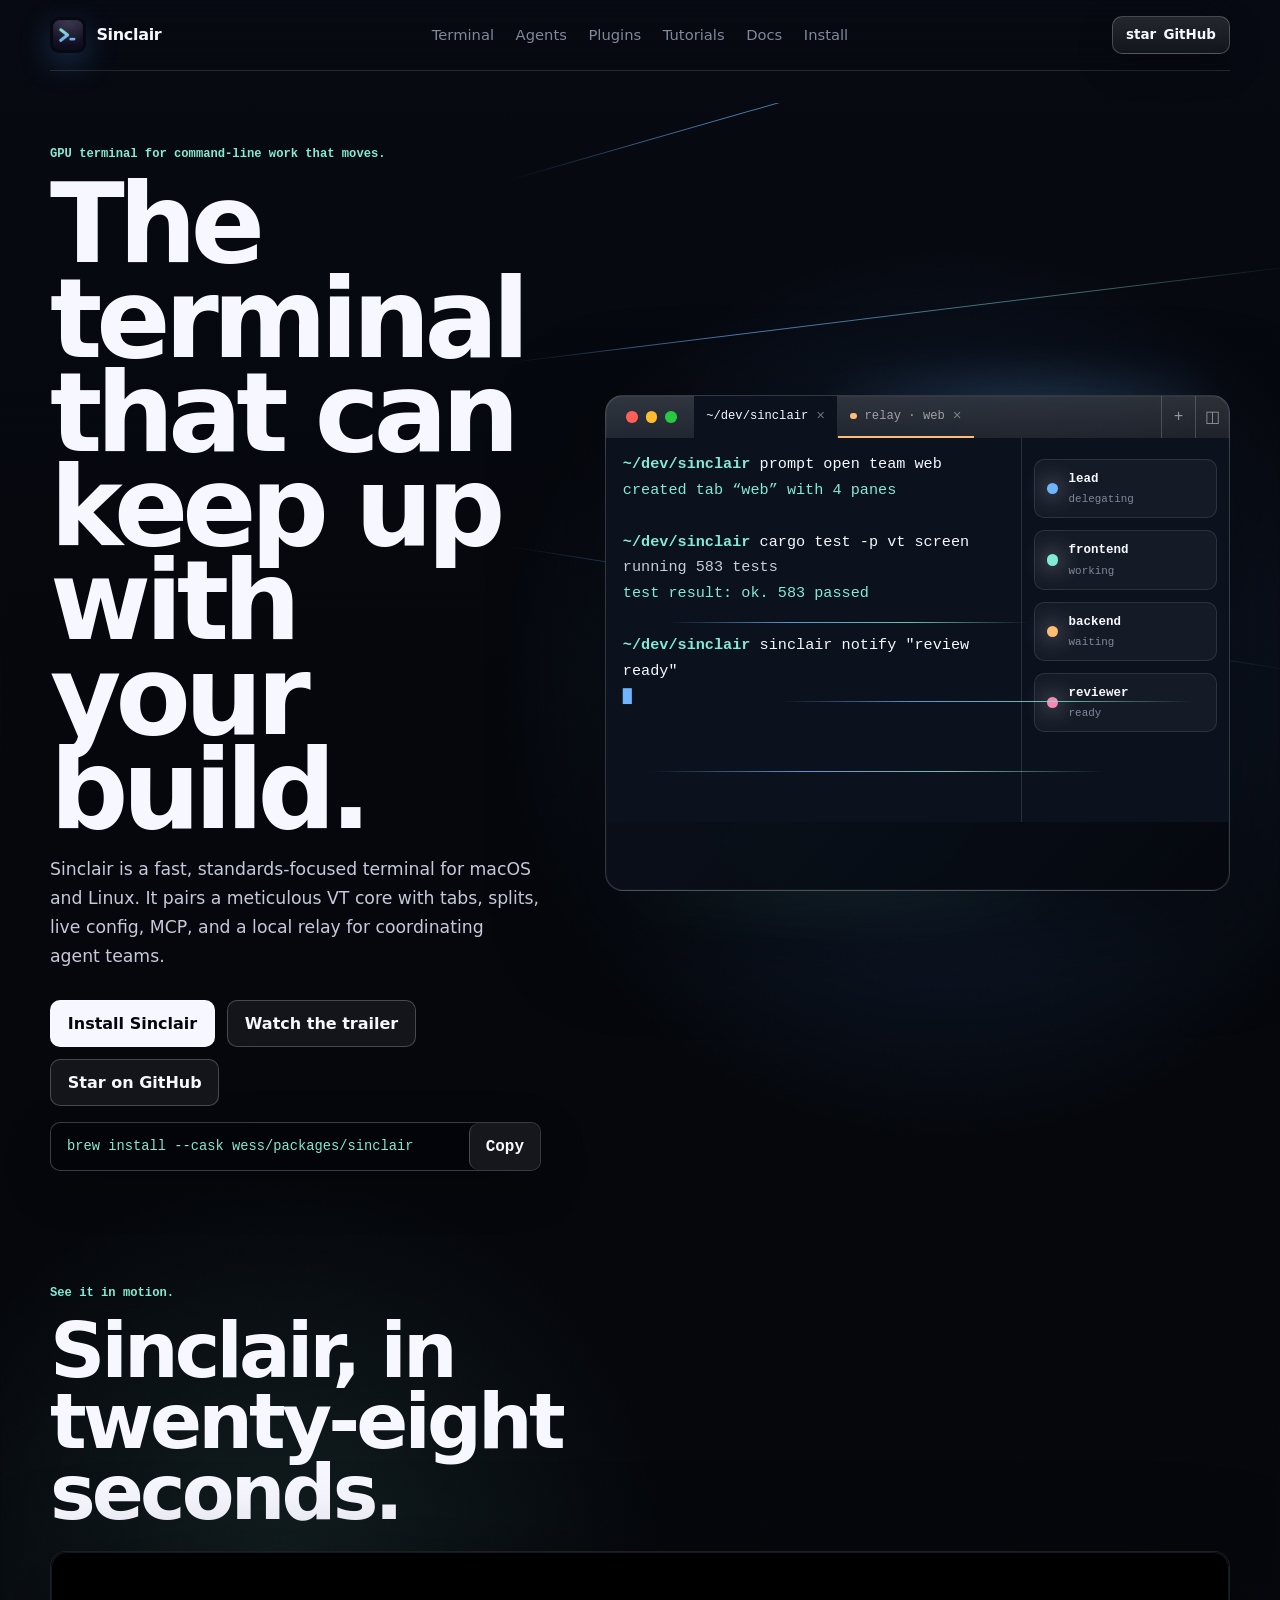
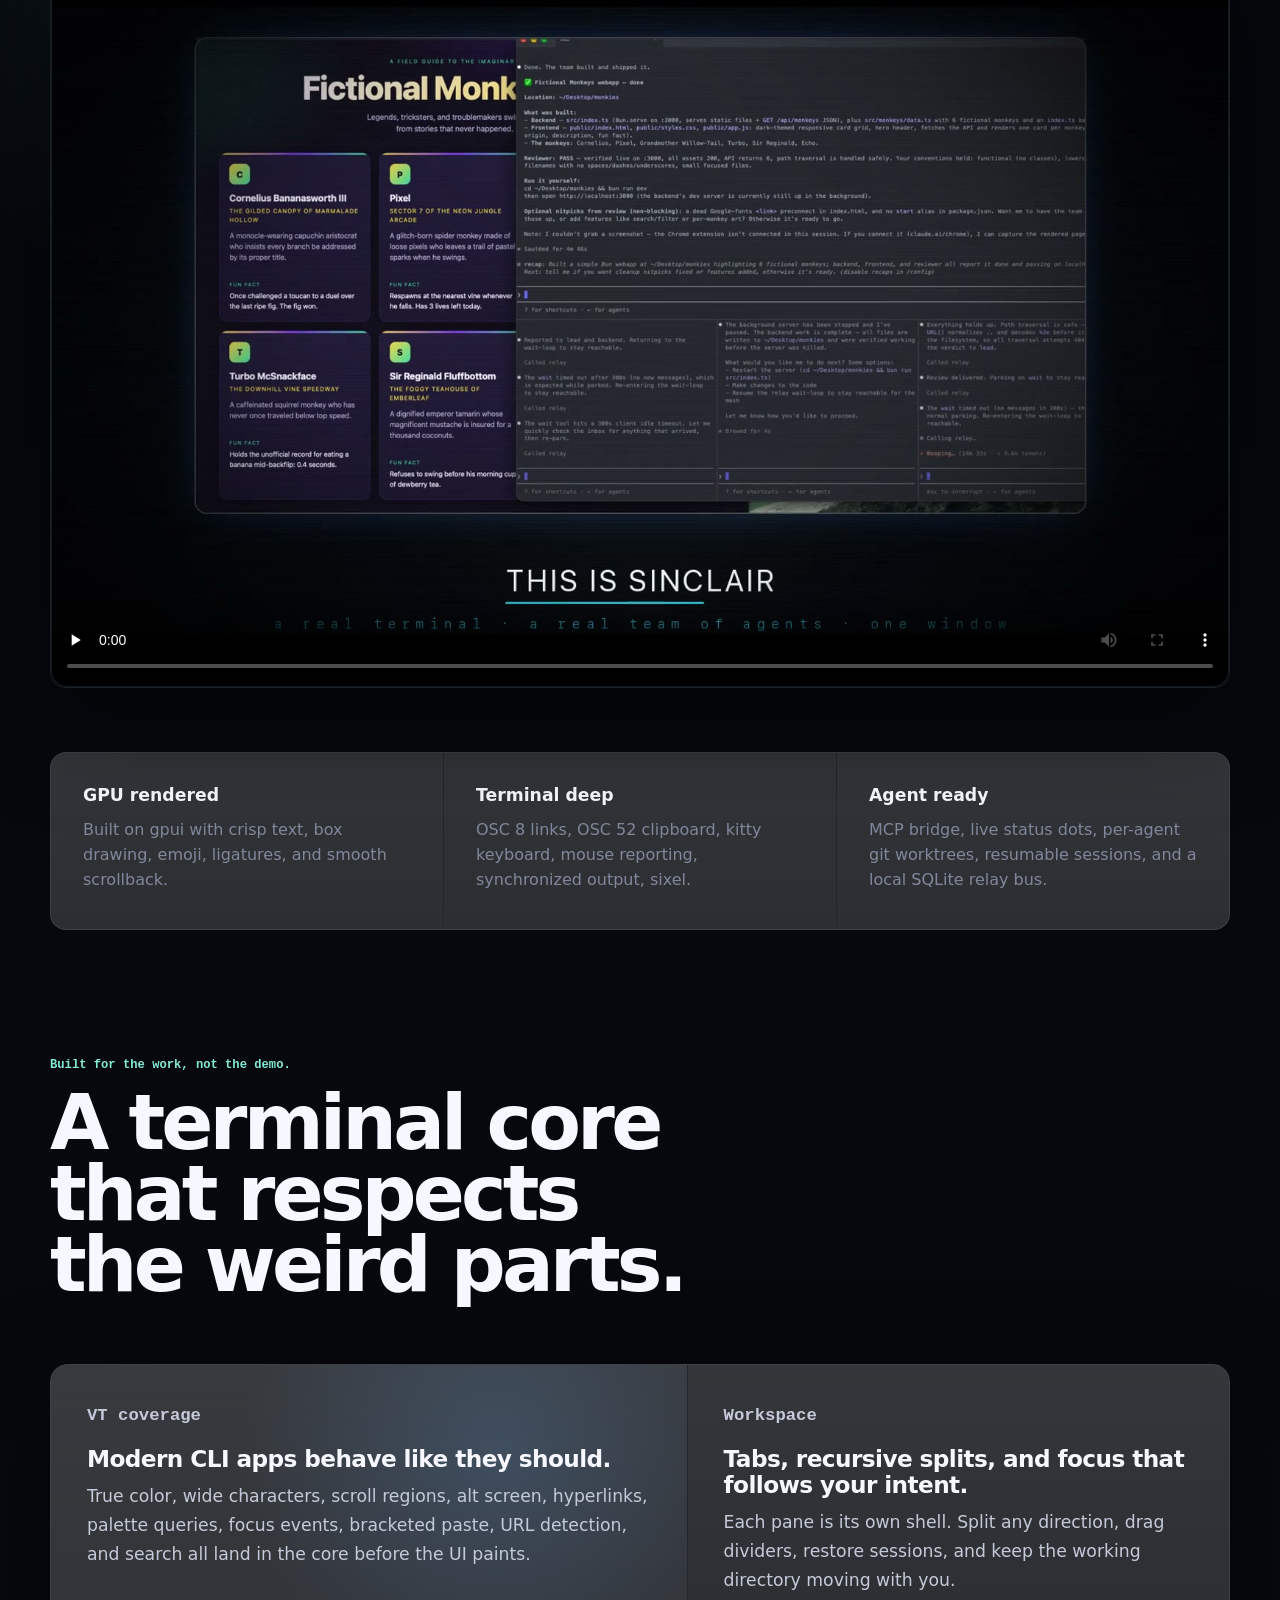
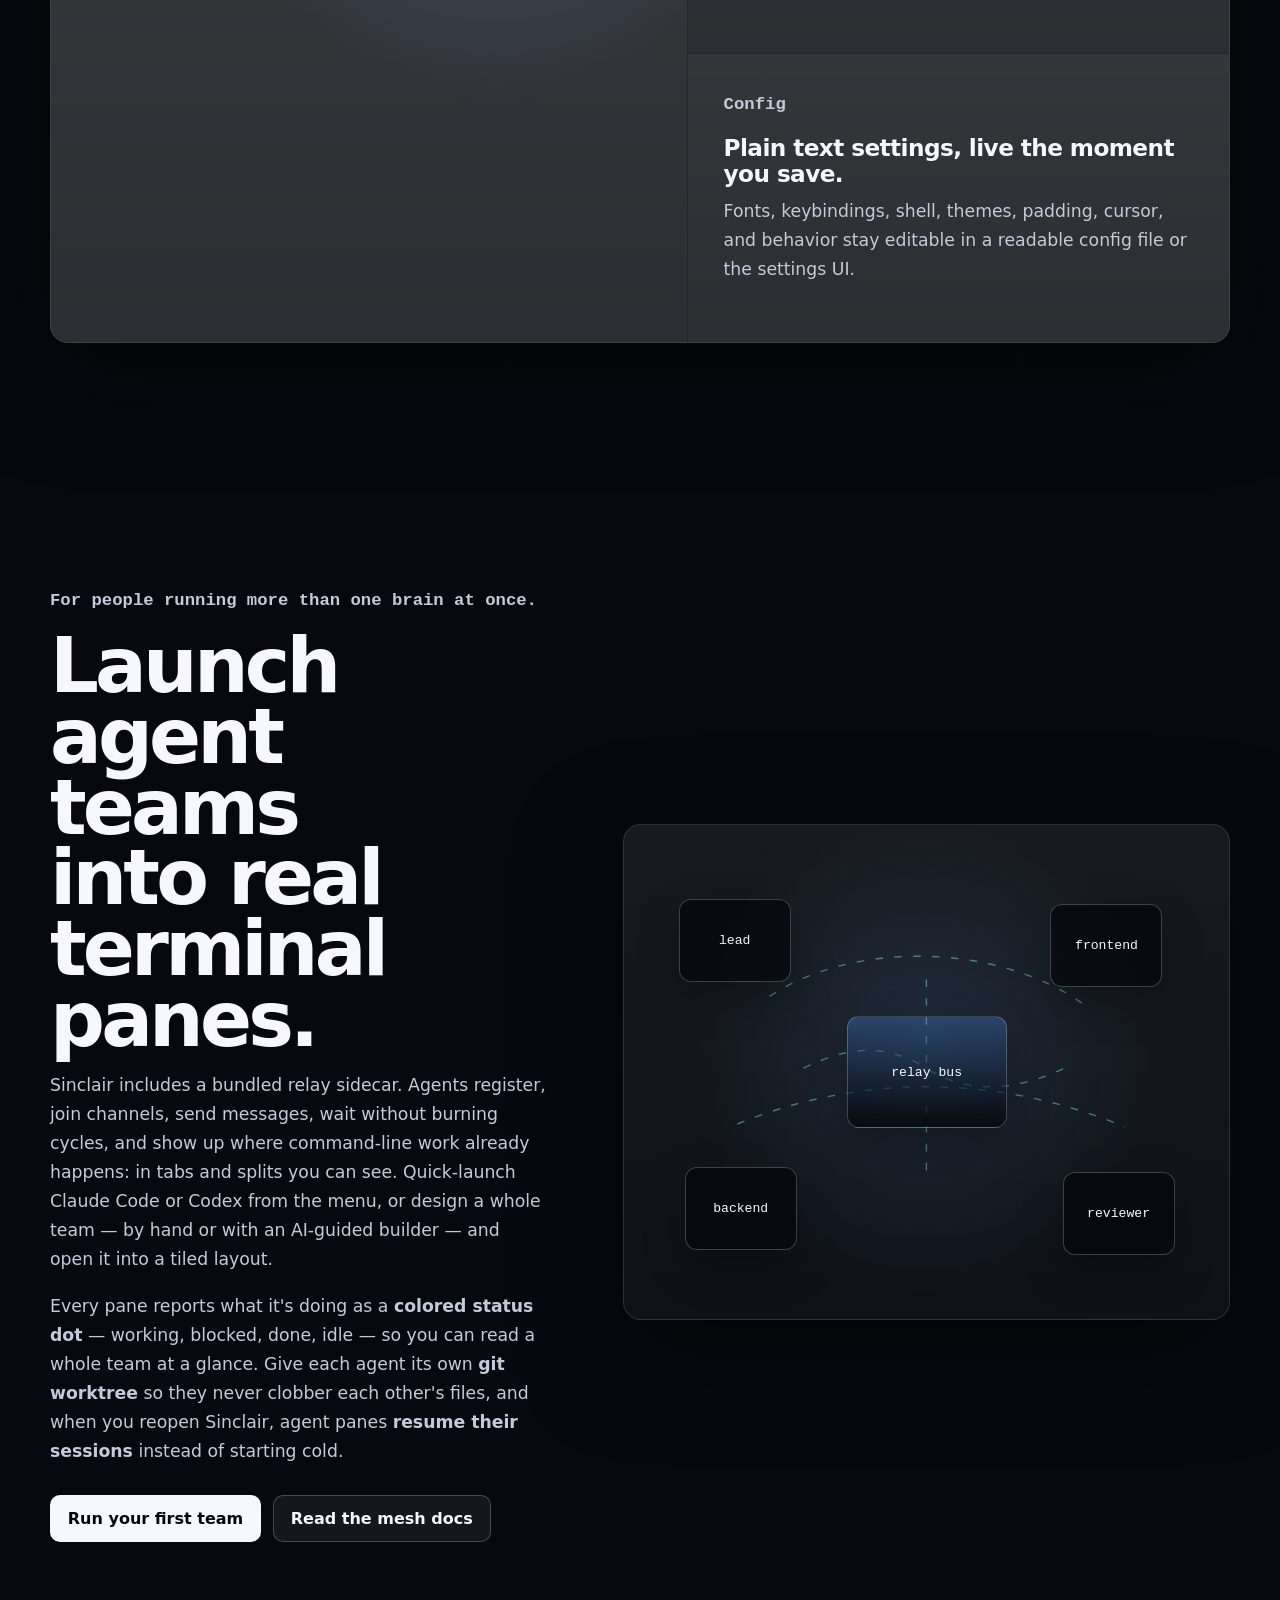
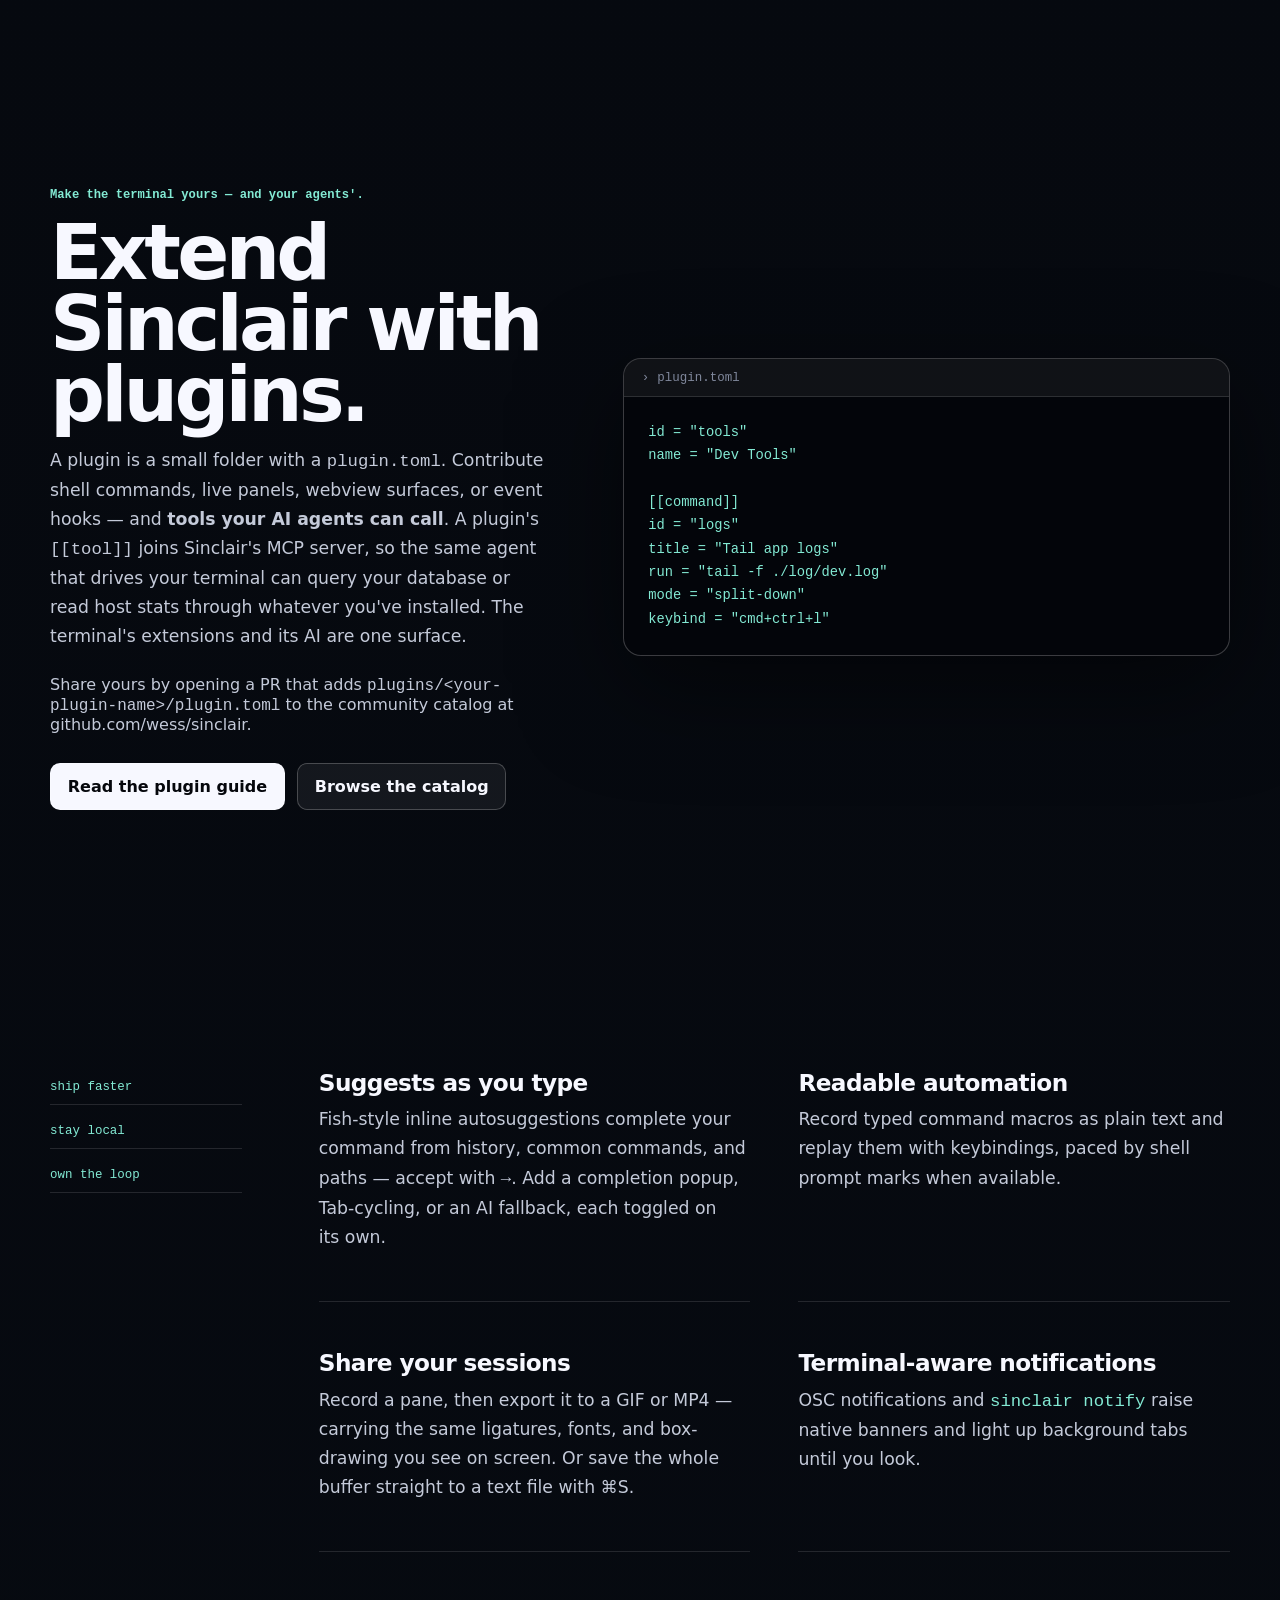
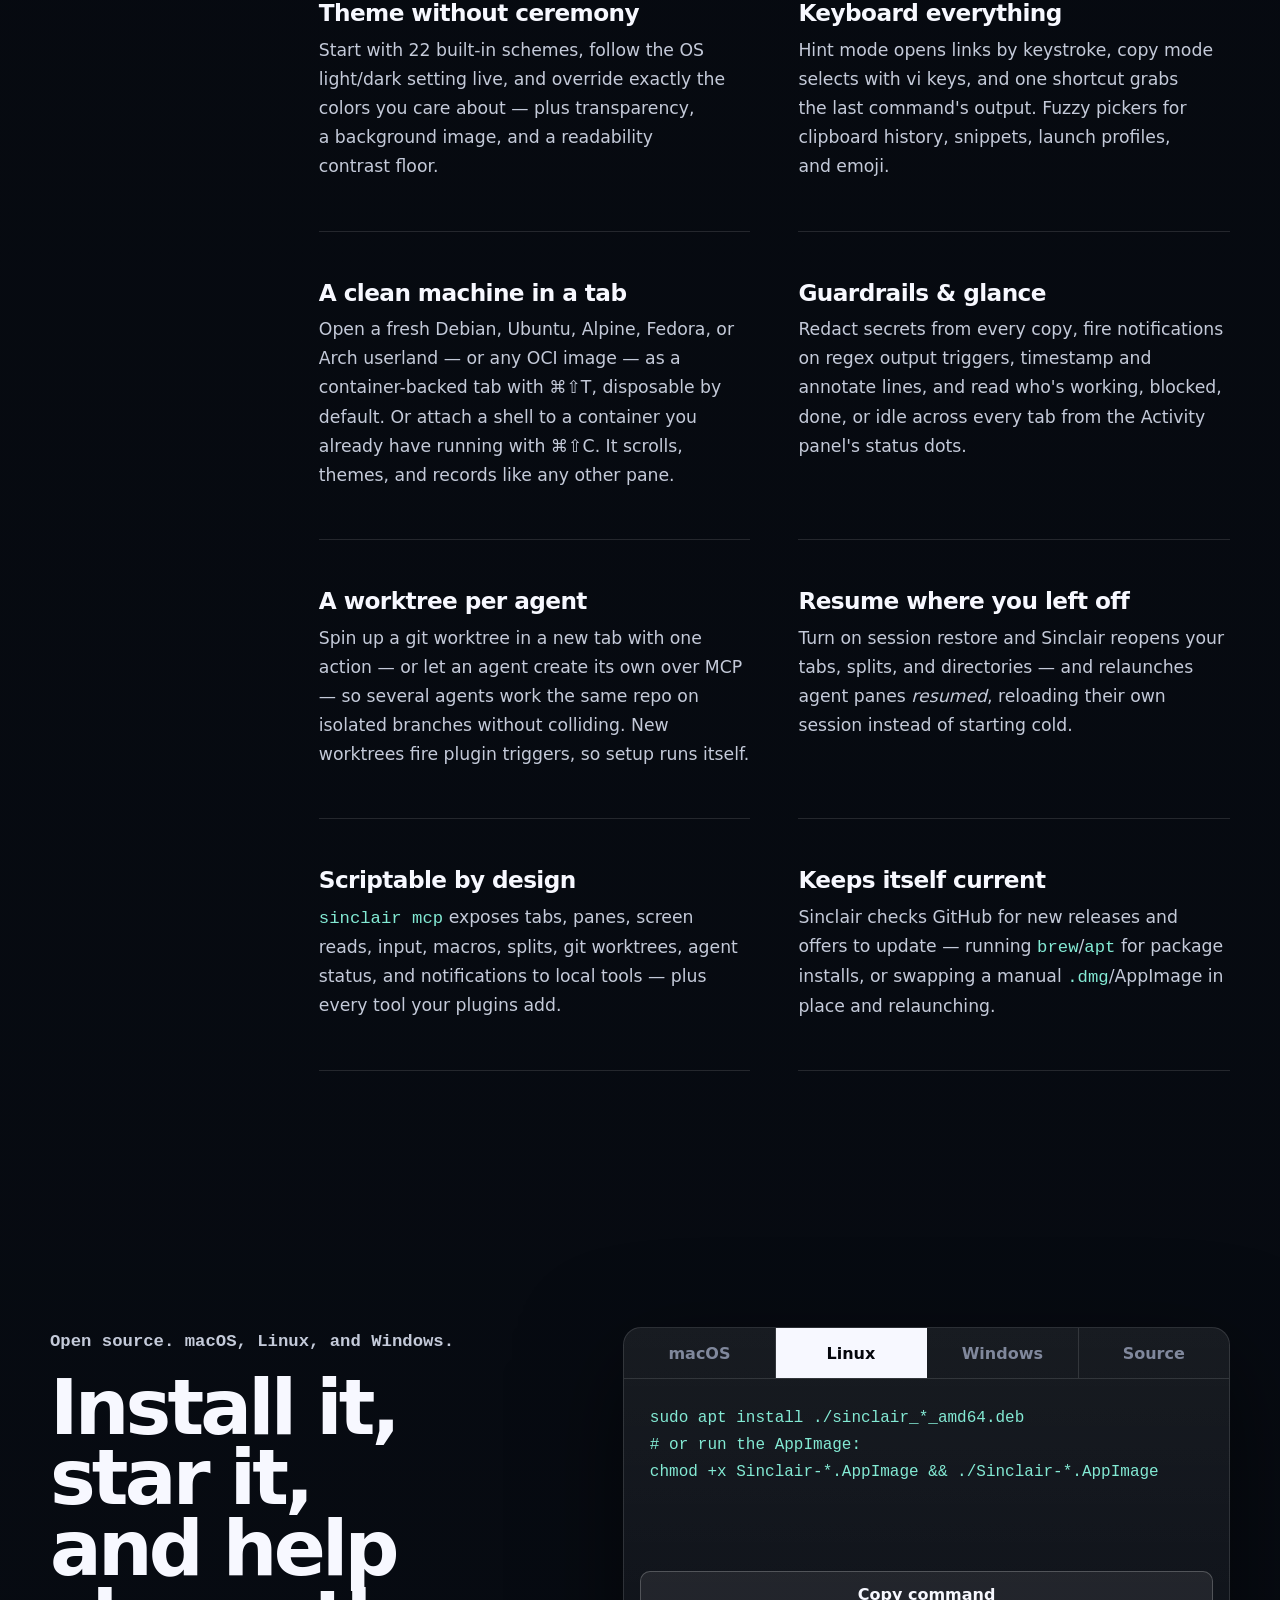
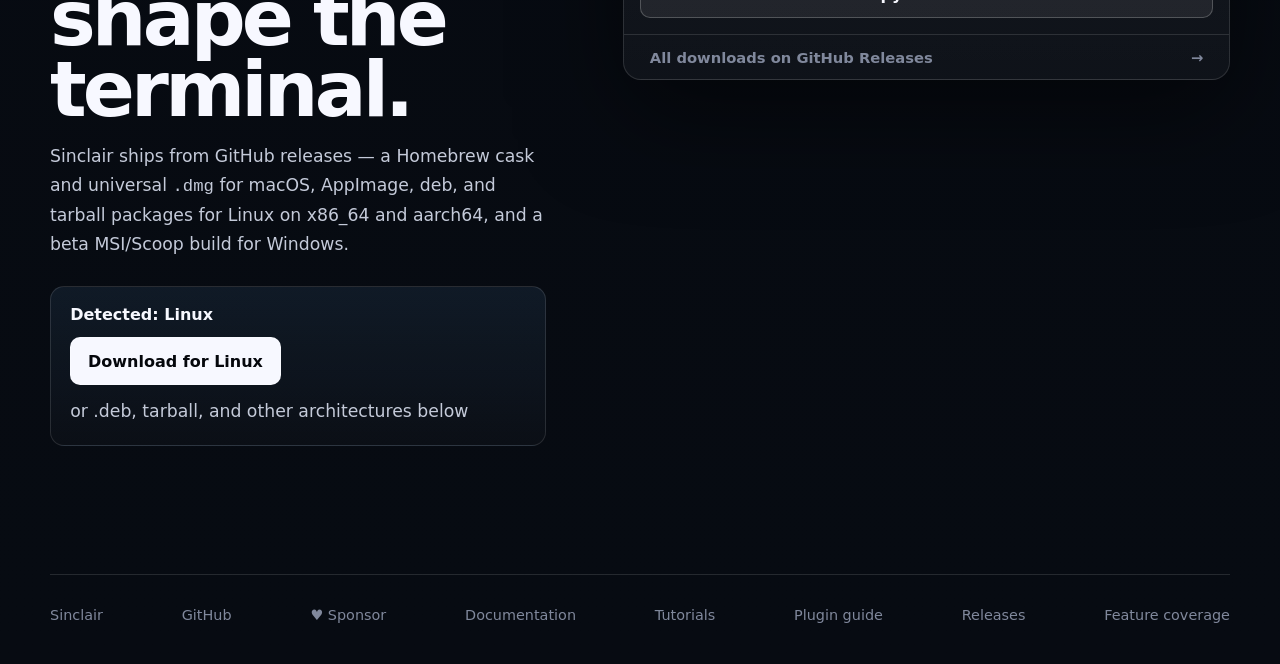
<file: index.html>
<!doctype html>
<html lang="en">
  <head>
    <meta charset="utf-8">
    <meta name="viewport" content="width=device-width, initial-scale=1">
    <title>Sinclair - GPU terminal for builders and agent teams</title>
    <meta
      name="description"
      content="Sinclair is a fast GPU-accelerated terminal for macOS and Linux with splits, themes, MCP, and a local agent mesh."
    >
    <meta property="og:title" content="Sinclair - a terminal for builders and agent teams">
    <meta
      property="og:description"
      content="GPU rendering, meticulous VT support, live config, MCP, and a local relay for agent teams."
    >
    <meta property="og:type" content="website">
    <meta name="theme-color" content="#05070c">
    <link rel="icon" href="icon.png">
    <link rel="apple-touch-icon" href="icon.png">
    <link rel="stylesheet" href="style.css">
  </head>
  <body>
    <a class="skip" href="#main">Skip to content</a>
    <header class="nav" aria-label="Primary navigation">
      <a class="brand" href="#top" aria-label="Sinclair home">
        <img class="brandmark" src="icon.png" alt="" width="36" height="36">
        <span>Sinclair</span>
      </a>
      <nav class="navlinks" aria-label="Site">
        <a href="#terminal">Terminal</a>
        <a href="#agents">Agents</a>
        <a href="#plugins">Plugins</a>
        <a href="tutorials.html">Tutorials</a>
        <a href="docs.html">Docs</a>
        <a href="#install">Install</a>
      </nav>
      <a class="navstar" href="https://github.com/wess/sinclair" data-star-link>
        <span aria-hidden="true">star</span>
        <strong data-star-count>GitHub</strong>
      </a>
    </header>

    <main id="main">
      <section class="hero" id="top">
        <div class="herobeams" aria-hidden="true">
          <span></span>
          <span></span>
          <span></span>
        </div>
        <div class="herocopy">
          <p class="kicker">GPU terminal for command-line work that moves.</p>
          <h1>The terminal that can keep up with your build.</h1>
          <p class="lede">
            Sinclair is a fast, standards-focused terminal for macOS and Linux.
            It pairs a meticulous VT core with tabs, splits, live config, MCP,
            and a local relay for coordinating agent teams.
          </p>
          <div class="actions" aria-label="Primary actions">
            <a class="button primary" href="#install">Install Sinclair</a>
            <a class="button secondary" href="#watch">Watch the trailer</a>
            <a class="button secondary" href="https://github.com/wess/sinclair" data-star-link>Star on GitHub</a>
          </div>
          <div class="terminalbar" aria-label="Install command">
            <code>brew install --cask wess/packages/sinclair</code>
            <button type="button" data-copy="brew install --cask wess/packages/sinclair">Copy</button>
          </div>
        </div>
        <div class="productstage" aria-label="Sinclair terminal workspace preview">
          <div class="stageglow" aria-hidden="true"></div>
          <div class="workspacewindow">
            <div class="windowbar">
              <div class="traffic" aria-hidden="true"><span></span><span></span><span></span></div>
              <div class="tabstrip" role="tablist" aria-label="Open tabs">
                <div class="tab active" role="tab" aria-selected="true">
                  <span>~/dev/sinclair</span>
                  <i class="tabclose" aria-hidden="true">×</i>
                </div>
                <div class="tab attention" role="tab" aria-selected="false">
                  <i class="tabdot" aria-hidden="true"></i>
                  <span>relay · web</span>
                  <i class="tabclose" aria-hidden="true">×</i>
                </div>
              </div>
              <div class="tabactions" aria-label="Tab actions">
                <button class="tabbtn" type="button" aria-label="New">+</button>
                <button class="tabbtn" type="button" aria-label="Split into column">◫</button>
              </div>
            </div>
            <div class="workspacegrid">
              <section class="terminalpane" aria-label="Terminal session preview">
                <pre><code><span class="prompt">~/dev/sinclair</span> <span class="cmd">prompt open team web</span>
<span class="ok">created tab “web” with 4 panes</span>

<span class="prompt">~/dev/sinclair</span> <span class="cmd">cargo test -p vt screen</span>
running 583 tests
<span class="ok">test result: ok. 583 passed</span>

<span class="prompt">~/dev/sinclair</span> <span class="cmd">sinclair notify "review ready"</span>
<span class="cursor">█</span></code></pre>
              </section>
              <aside class="agentpane" aria-label="Agent relay activity">
                <div class="agentrow lead"><span></span><strong>lead</strong><em>delegating</em></div>
                <div class="agentrow frontend"><span></span><strong>frontend</strong><em>working</em></div>
                <div class="agentrow backend"><span></span><strong>backend</strong><em>waiting</em></div>
                <div class="agentrow reviewer"><span></span><strong>reviewer</strong><em>ready</em></div>
              </aside>
            </div>
            <div class="flowline one" aria-hidden="true"></div>
            <div class="flowline two" aria-hidden="true"></div>
            <div class="flowline three" aria-hidden="true"></div>
          </div>
        </div>
      </section>

      <section class="trailer" id="watch" aria-label="Sinclair trailer">
        <div class="sectionhead">
          <p class="kicker">See it in motion.</p>
          <h2>Sinclair, in twenty-eight seconds.</h2>
        </div>
        <div class="trailerframe">
          <video controls preload="none" playsinline poster="trailerposter.jpg">
            <source src="trailer.mp4" type="video/mp4">
            Your browser can’t play embedded video.
            <a href="trailer.mp4">Download the trailer</a>.
          </video>
        </div>
      </section>

      <section class="proof" aria-label="Product proof points">
        <div>
          <strong>GPU rendered</strong>
          <span>Built on gpui with crisp text, box drawing, emoji, ligatures, and smooth scrollback.</span>
        </div>
        <div>
          <strong>Terminal deep</strong>
          <span>OSC 8 links, OSC 52 clipboard, kitty keyboard, mouse reporting, synchronized output, sixel.</span>
        </div>
        <div>
          <strong>Agent ready</strong>
          <span>MCP bridge, live status dots, per-agent git worktrees, resumable sessions, and a local SQLite relay bus.</span>
        </div>
      </section>

      <section class="terminalsection" id="terminal">
        <div class="sectionhead">
          <p class="kicker">Built for the work, not the demo.</p>
          <h2>A terminal core that respects the weird parts.</h2>
        </div>
        <div class="featureflow">
          <article class="featurewide">
            <p class="label">VT coverage</p>
            <h3>Modern CLI apps behave like they should.</h3>
            <p>
              True color, wide characters, scroll regions, alt screen,
              hyperlinks, palette queries, focus events, bracketed paste, URL
              detection, and search all land in the core before the UI paints.
            </p>
          </article>
          <article>
            <p class="label">Workspace</p>
            <h3>Tabs, recursive splits, and focus that follows your intent.</h3>
            <p>Each pane is its own shell. Split any direction, drag dividers, restore sessions, and keep the working directory moving with you.</p>
          </article>
          <article>
            <p class="label">Config</p>
            <h3>Plain text settings, live the moment you save.</h3>
            <p>Fonts, keybindings, shell, themes, padding, cursor, and behavior stay editable in a readable config file or the settings UI.</p>
          </article>
        </div>
      </section>

      <section class="agentsection" id="agents">
        <div class="agentcopy">
          <p class="kicker">For people running more than one brain at once.</p>
          <h2>Launch agent teams into real terminal panes.</h2>
          <p>
            Sinclair includes a bundled relay sidecar. Agents register, join
            channels, send messages, wait without burning cycles, and show up
            where command-line work already happens: in tabs and splits you can
            see. Quick-launch Claude Code or Codex from the menu, or design a
            whole team — by hand or with an AI-guided builder — and open it into
            a tiled layout.
          </p>
          <p>
            Every pane reports what it's doing as a <strong>colored status
            dot</strong> — working, blocked, done, idle — so you can read a whole
            team at a glance. Give each agent its own <strong>git worktree</strong>
            so they never clobber each other's files, and when you reopen Sinclair,
            agent panes <strong>resume their sessions</strong> instead of starting
            cold.
          </p>
          <div class="actions" aria-label="Agent actions">
            <a class="button primary" href="agentteams.html">Run your first team</a>
            <a class="button secondary" href="agents.html">Read the mesh docs</a>
          </div>
        </div>
        <div class="mesh" aria-label="Relay mesh diagram">
          <div class="node lead">lead</div>
          <div class="node frontend">frontend</div>
          <div class="node backend">backend</div>
          <div class="node reviewer">reviewer</div>
          <div class="bus">relay bus</div>
          <svg viewBox="0 0 640 360" role="img" aria-label="Agents connected through a local relay bus">
            <path d="M154 100 C240 42 392 42 486 108"></path>
            <path d="M120 235 C250 182 394 182 530 238"></path>
            <path d="M320 82 L320 176"></path>
            <path d="M320 216 L320 292"></path>
            <path d="M190 176 C238 152 278 150 320 176 C366 206 420 198 466 176"></path>
          </svg>
        </div>
      </section>

      <section class="pluginsection" id="plugins">
        <div class="plugincopy">
          <p class="kicker">Make the terminal yours — and your agents'.</p>
          <h2>Extend Sinclair with plugins.</h2>
          <p class="lede">
            A plugin is a small folder with a <code>plugin.toml</code>. Contribute
            shell commands, live panels, webview surfaces, or event hooks — and
            <strong>tools your AI agents can call</strong>. A plugin's
            <code>[[tool]]</code> joins Sinclair's MCP server, so the same agent that
            drives your terminal can query your database or read host stats through
            whatever you've installed. The terminal's extensions and its AI are one
            surface.
          </p>
          <p>
            Share yours by opening a PR that adds
            <code>plugins/&lt;your-plugin-name&gt;/plugin.toml</code> to the
            community catalog at
            <a href="https://github.com/wess/sinclair">github.com/wess/sinclair</a>.
          </p>
          <div class="actions" aria-label="Plugin actions">
            <a class="button primary" href="plugins.html">Read the plugin guide</a>
            <a class="button secondary" href="https://github.com/wess/sinclair/tree/main/plugins">Browse the catalog</a>
          </div>
        </div>
        <div class="plugincard" aria-label="Example plugin.toml">
          <div class="cardlabel"><span aria-hidden="true">›</span> plugin.toml</div>
          <pre><code>id = "tools"
name = "Dev Tools"

[[command]]
id = "logs"
title = "Tail app logs"
run = "tail -f ./log/dev.log"
mode = "split-down"
keybind = "cmd+ctrl+l"</code></pre>
        </div>
      </section>

      <section class="details" aria-label="Sinclair features">
        <div class="rail">
          <span>ship faster</span>
          <span>stay local</span>
          <span>own the loop</span>
        </div>
        <div class="detailgrid">
          <article>
            <h3>Suggests as you type</h3>
            <p>Fish-style inline autosuggestions complete your command from history, common commands, and paths — accept with <kbd>→</kbd>. Add a completion popup, Tab-cycling, or an AI fallback, each toggled on its own.</p>
          </article>
          <article>
            <h3>Readable automation</h3>
            <p>Record typed command macros as plain text and replay them with keybindings, paced by shell prompt marks when available.</p>
          </article>
          <article>
            <h3>Share your sessions</h3>
            <p>Record a pane, then export it to a GIF or MP4 — carrying the same ligatures, fonts, and box-drawing you see on screen. Or save the whole buffer straight to a text file with ⌘S.</p>
          </article>
          <article>
            <h3>Terminal-aware notifications</h3>
            <p>OSC notifications and <code>sinclair notify</code> raise native banners and light up background tabs until you look.</p>
          </article>
          <article>
            <h3>Theme without ceremony</h3>
            <p>Start with 22 built-in schemes, follow the OS light/dark setting live, and override exactly the colors you care about — plus transparency, a background image, and a readability contrast floor.</p>
          </article>
          <article>
            <h3>Keyboard everything</h3>
            <p>Hint mode opens links by keystroke, copy mode selects with vi keys, and one shortcut grabs the last command's output. Fuzzy pickers for clipboard history, snippets, launch profiles, and emoji.</p>
          </article>
          <article>
            <h3>A clean machine in a tab</h3>
            <p>Open a fresh Debian, Ubuntu, Alpine, Fedora, or Arch userland — or any OCI image — as a container-backed tab with ⌘⇧T, disposable by default. Or attach a shell to a container you already have running with ⌘⇧C. It scrolls, themes, and records like any other pane.</p>
          </article>
          <article>
            <h3>Guardrails &amp; glance</h3>
            <p>Redact secrets from every copy, fire notifications on regex output triggers, timestamp and annotate lines, and read who's working, blocked, done, or idle across every tab from the Activity panel's status dots.</p>
          </article>
          <article>
            <h3>A worktree per agent</h3>
            <p>Spin up a git worktree in a new tab with one action — or let an agent create its own over MCP — so several agents work the same repo on isolated branches without colliding. New worktrees fire plugin triggers, so setup runs itself.</p>
          </article>
          <article>
            <h3>Resume where you left off</h3>
            <p>Turn on session restore and Sinclair reopens your tabs, splits, and directories — and relaunches agent panes <em>resumed</em>, reloading their own session instead of starting cold.</p>
          </article>
          <article>
            <h3>Scriptable by design</h3>
            <p><code>sinclair mcp</code> exposes tabs, panes, screen reads, input, macros, splits, git worktrees, agent status, and notifications to local tools — plus every tool your plugins add.</p>
          </article>
          <article>
            <h3>Keeps itself current</h3>
            <p>Sinclair checks GitHub for new releases and offers to update — running <code>brew</code>/<code>apt</code> for package installs, or swapping a manual <code>.dmg</code>/AppImage in place and relaunching.</p>
          </article>
        </div>
      </section>

      <section class="install" id="install">
        <div>
          <p class="kicker">Open source. macOS, Linux, and Windows.</p>
          <h2>Install it, star it, and help shape the terminal.</h2>
          <p>
            Sinclair ships from GitHub releases — a Homebrew cask and universal
            <code>.dmg</code> for macOS, AppImage, deb, and tarball packages for
            Linux on x86_64 and aarch64, and a beta MSI/Scoop build for Windows.
          </p>
          <div class="downloadhero" data-download-hero hidden>
            <div class="dlhead">
              <span class="dlos" data-dl-os>Detecting your platform…</span>
              <span class="dlver" data-dl-ver></span>
            </div>
            <a class="button primary dlbtn" data-dl-primary href="https://github.com/wess/sinclair/releases/latest">Download</a>
            <p class="dlalt" data-dl-alt></p>
          </div>
        </div>
        <div class="installpanel">
          <div class="installtabs" role="tablist" aria-label="Install options">
            <button class="active" type="button" data-install-tab="mac">macOS</button>
            <button type="button" data-install-tab="linux">Linux</button>
            <button type="button" data-install-tab="windows">Windows</button>
            <button type="button" data-install-tab="source">Source</button>
          </div>
          <pre aria-live="polite"><code data-install-code>brew install --cask wess/packages/sinclair</code></pre>
          <button class="copywide" type="button" data-copy="brew install --cask wess/packages/sinclair">Copy command</button>
          <div class="installdownloads" data-install-downloads aria-label="Direct downloads"></div>
        </div>
      </section>
    </main>

    <footer class="footer">
      <span>Sinclair</span>
      <a href="https://github.com/wess/sinclair">GitHub</a><a href="https://github.com/sponsors/wess">♥ Sponsor</a>
      <a href="docs.html">Documentation</a>
      <a href="tutorials.html">Tutorials</a>
      <a href="plugins.html">Plugin guide</a>
      <a href="https://github.com/wess/sinclair/releases">Releases</a>
      <a href="coverage.html">Feature coverage</a>
    </footer>

    <script type="module" src="script.js"></script>
  </body>
</html>
</file>
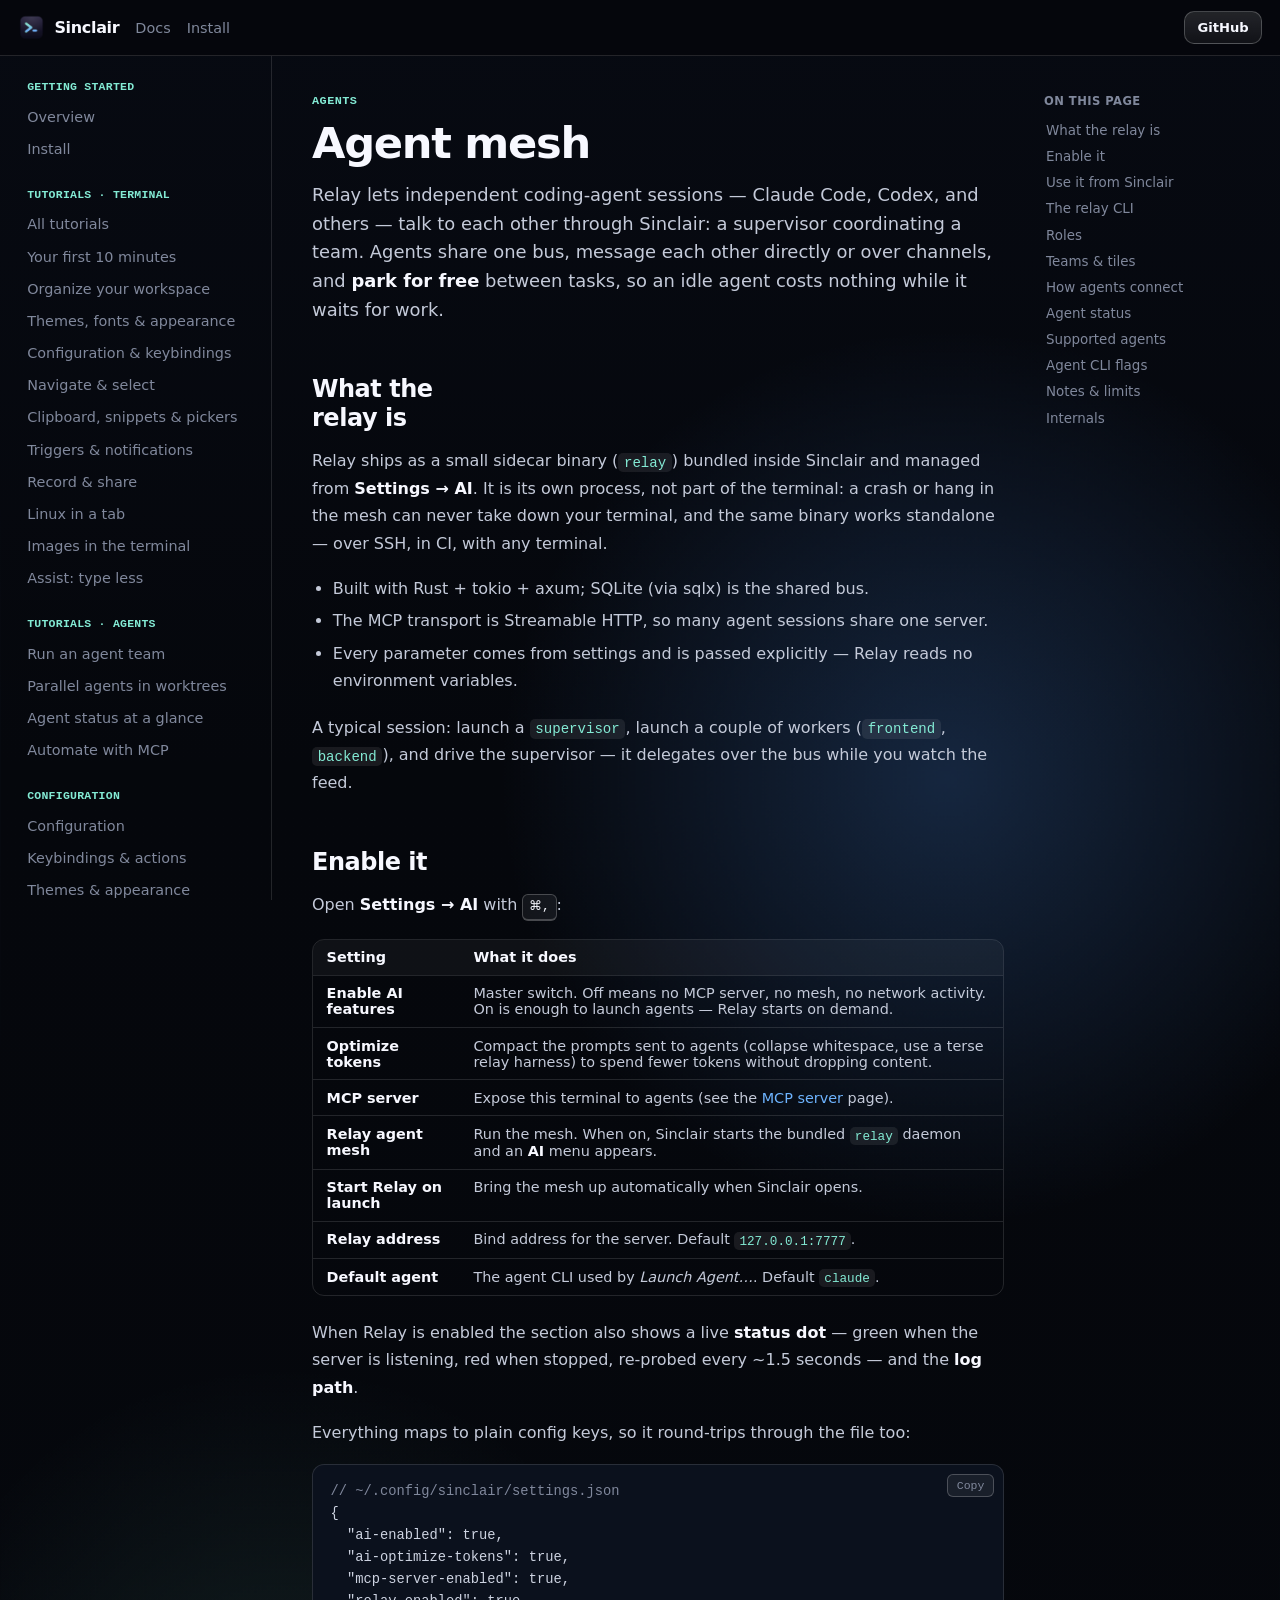
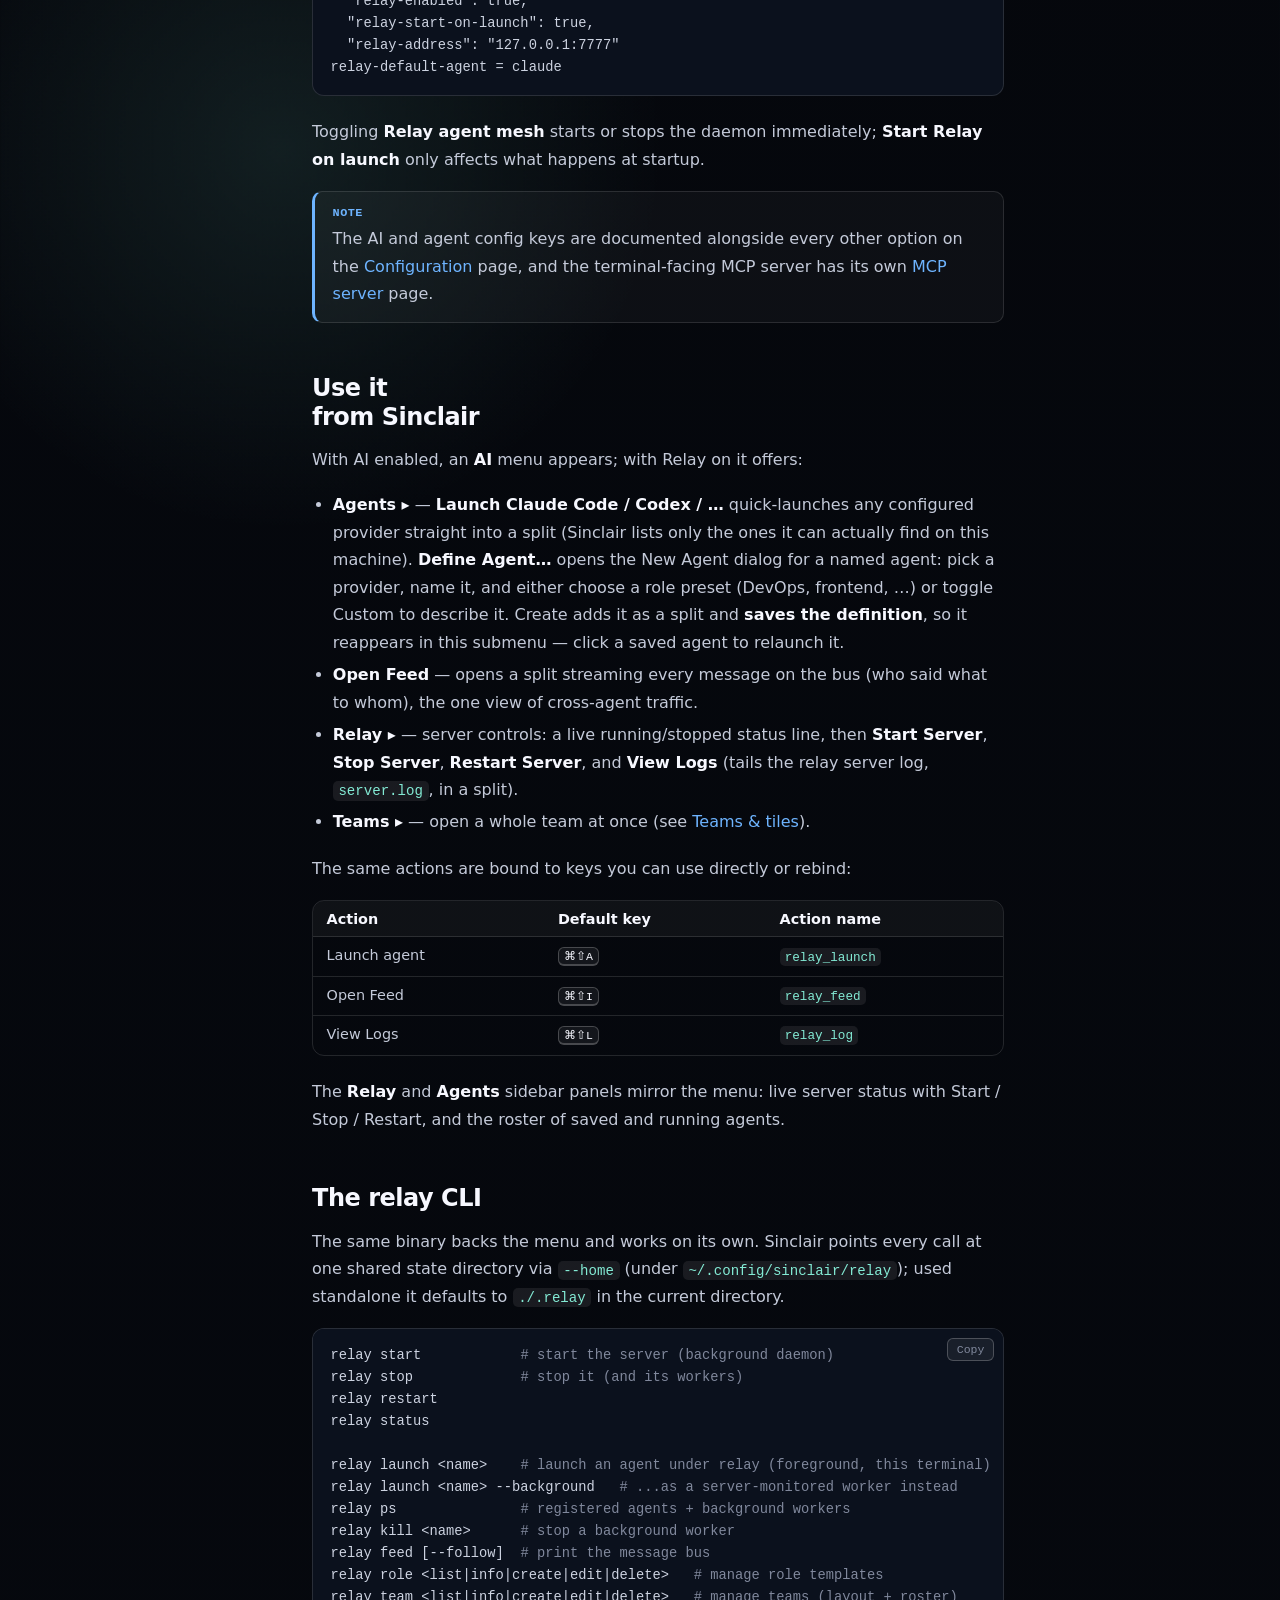
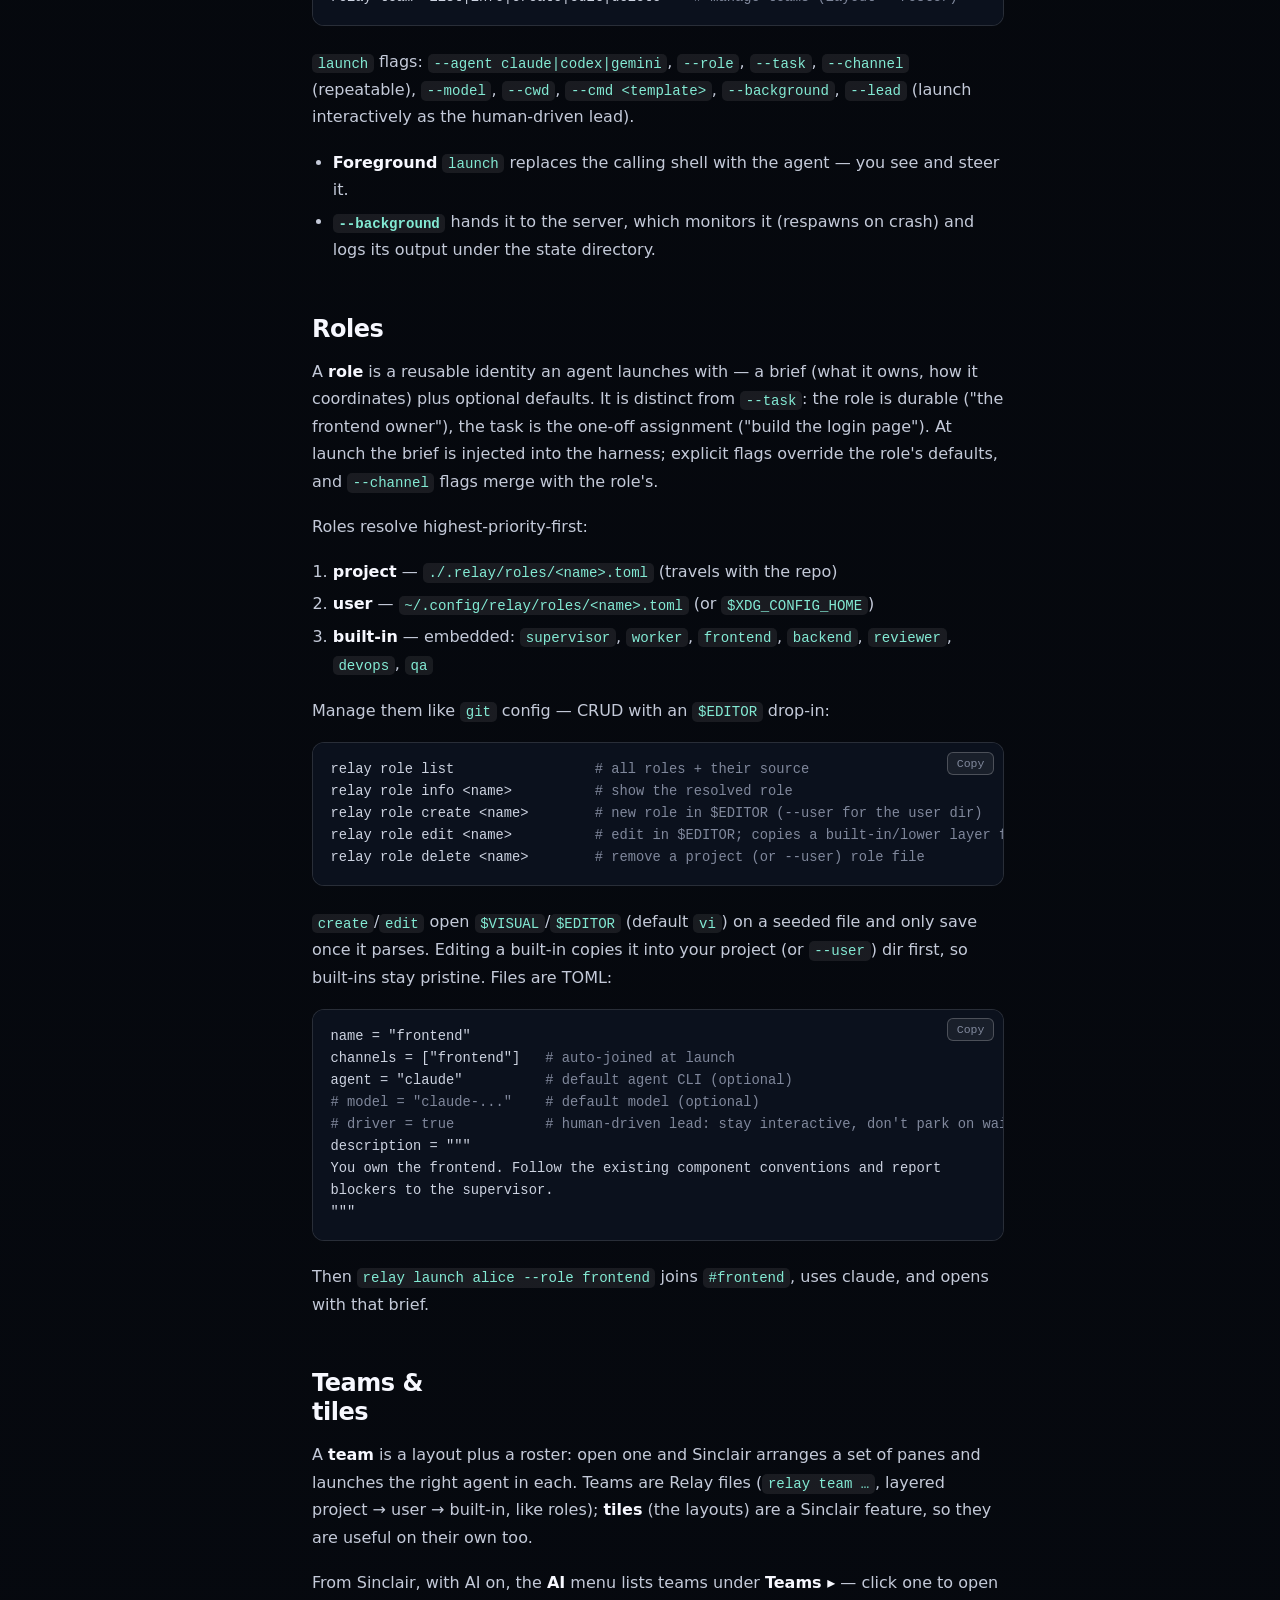
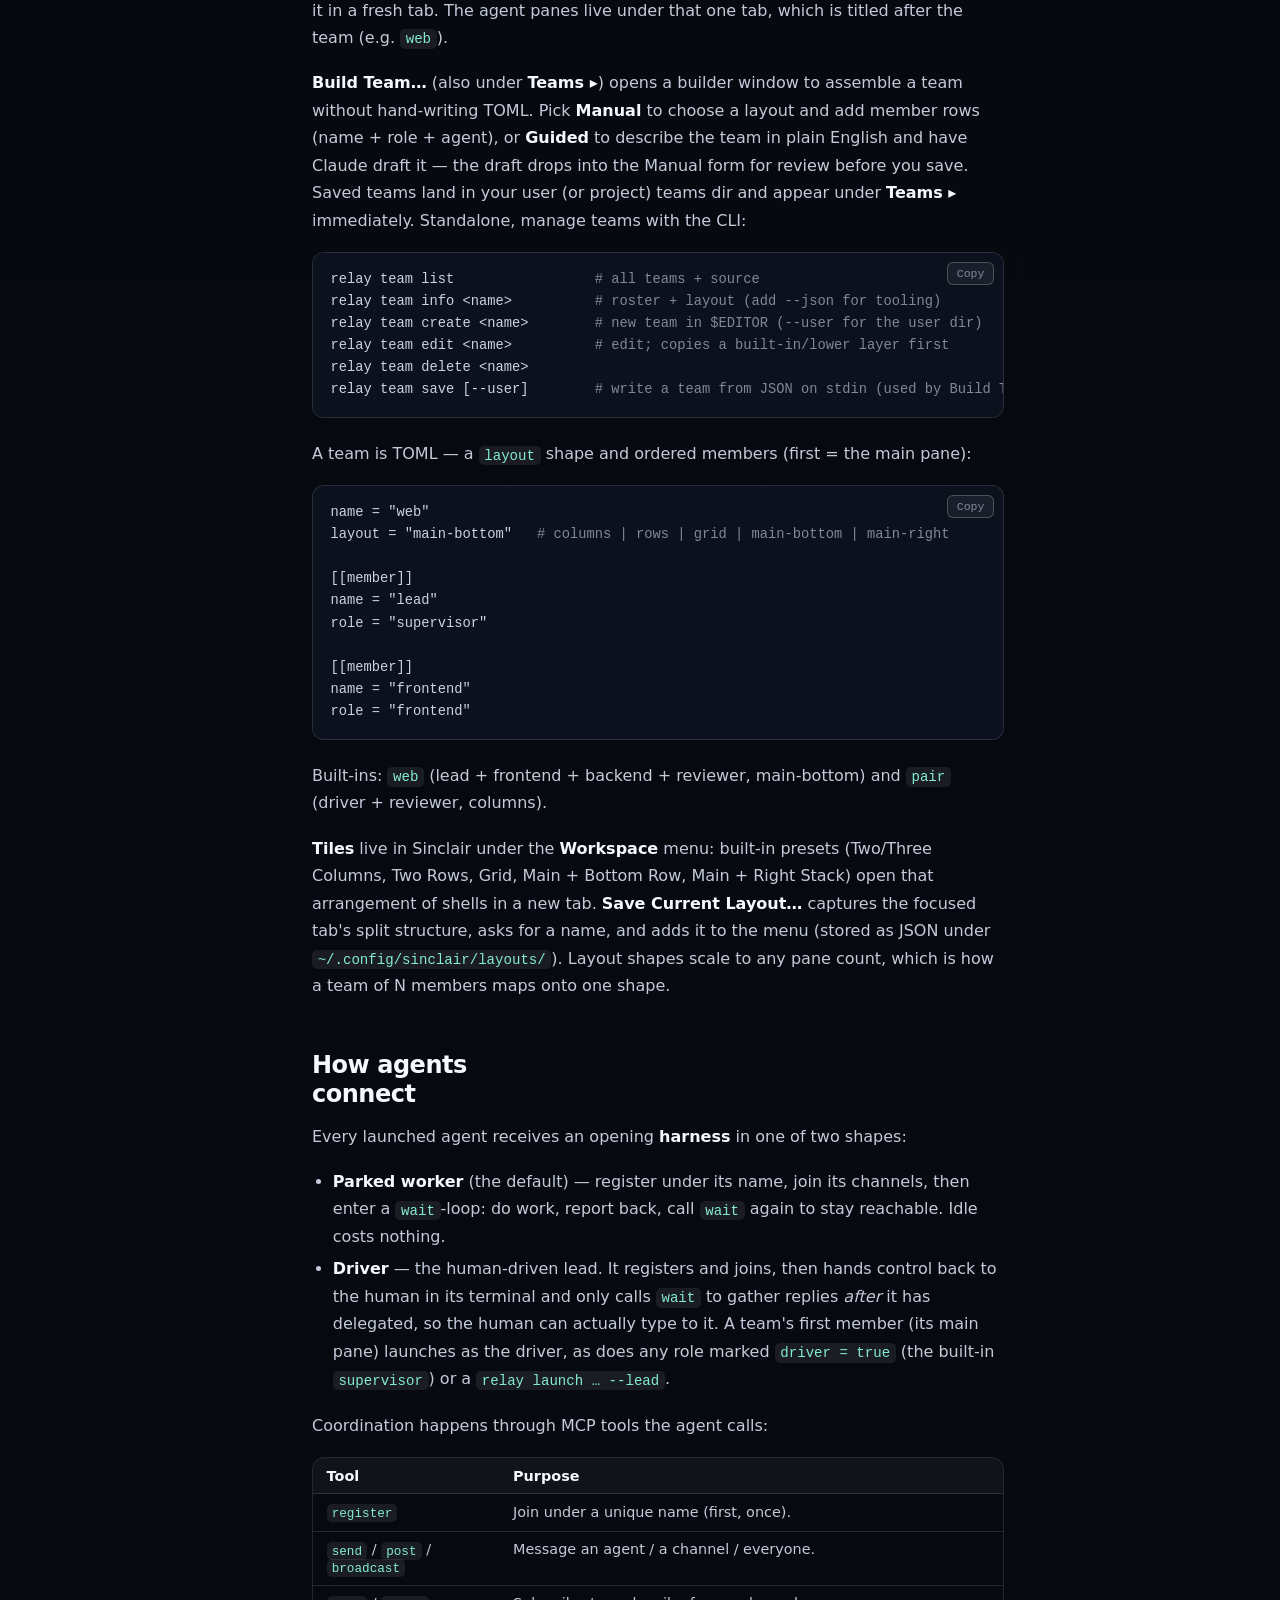
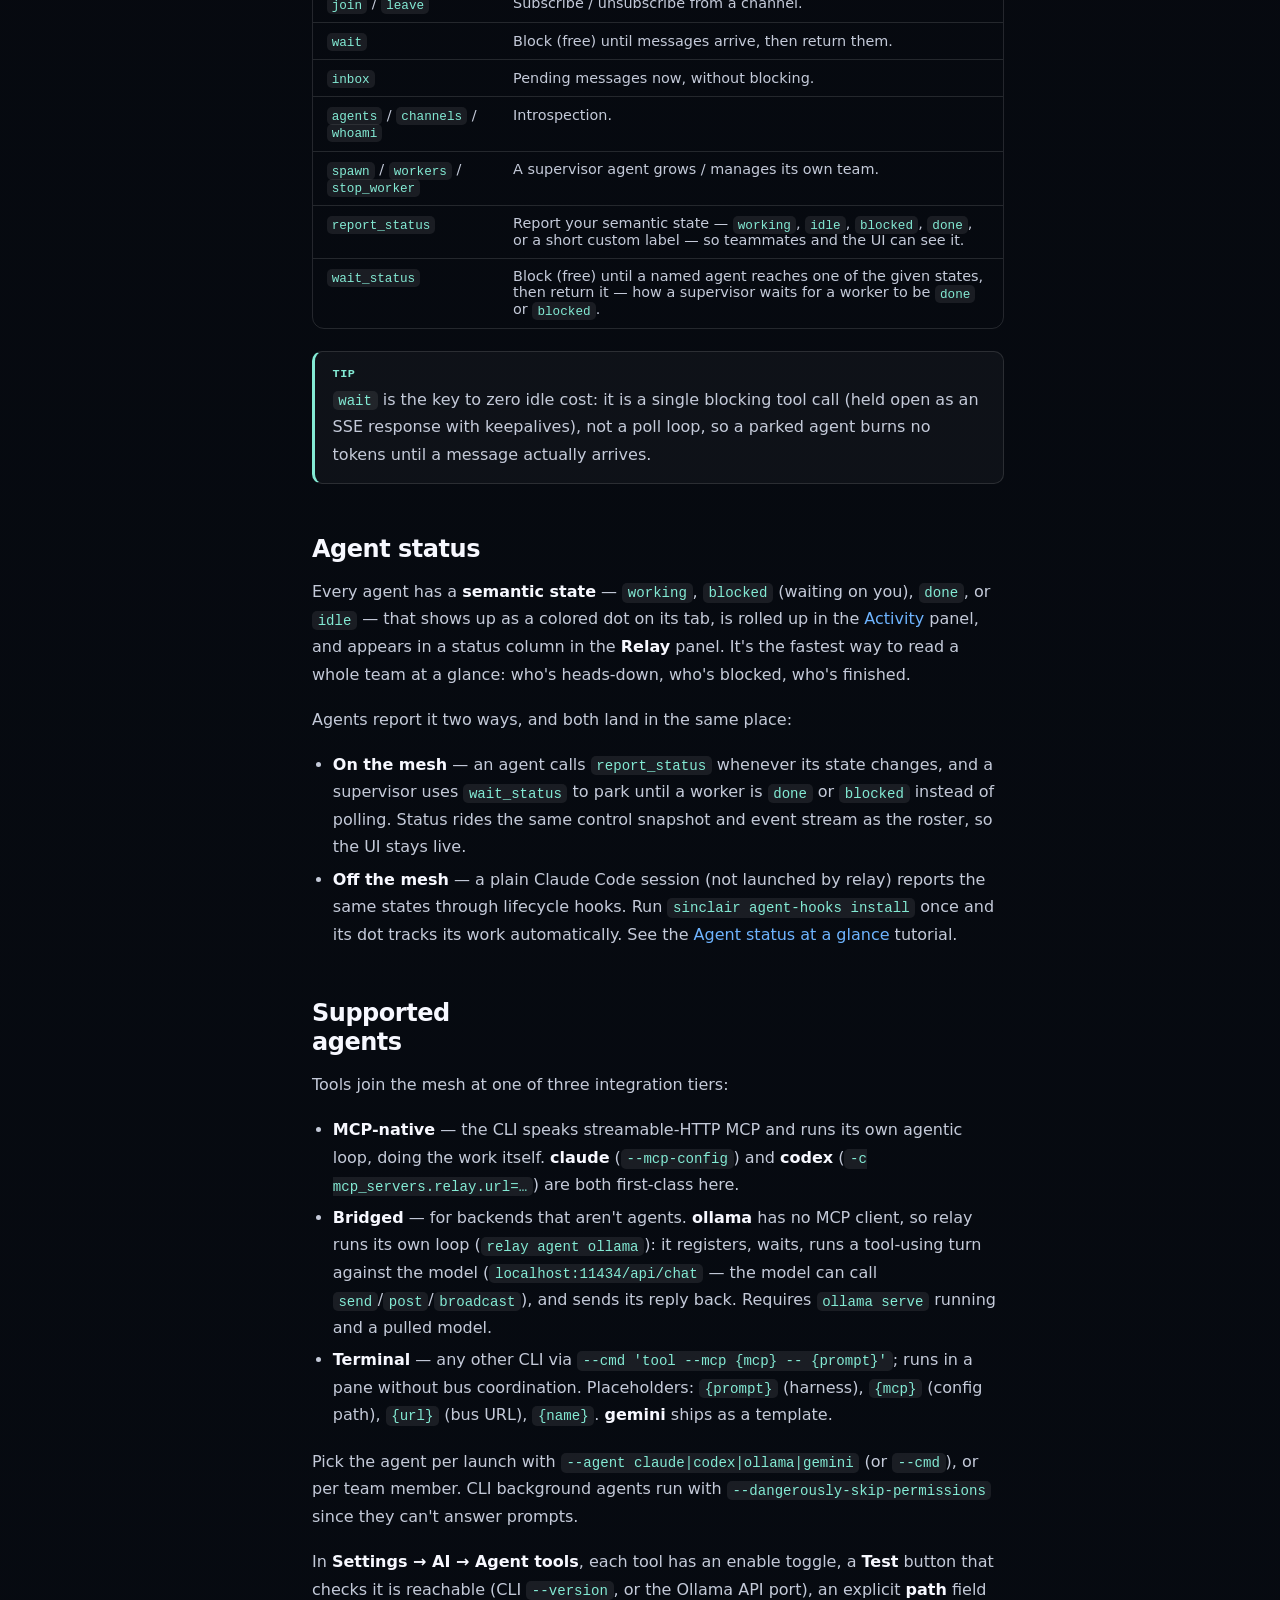
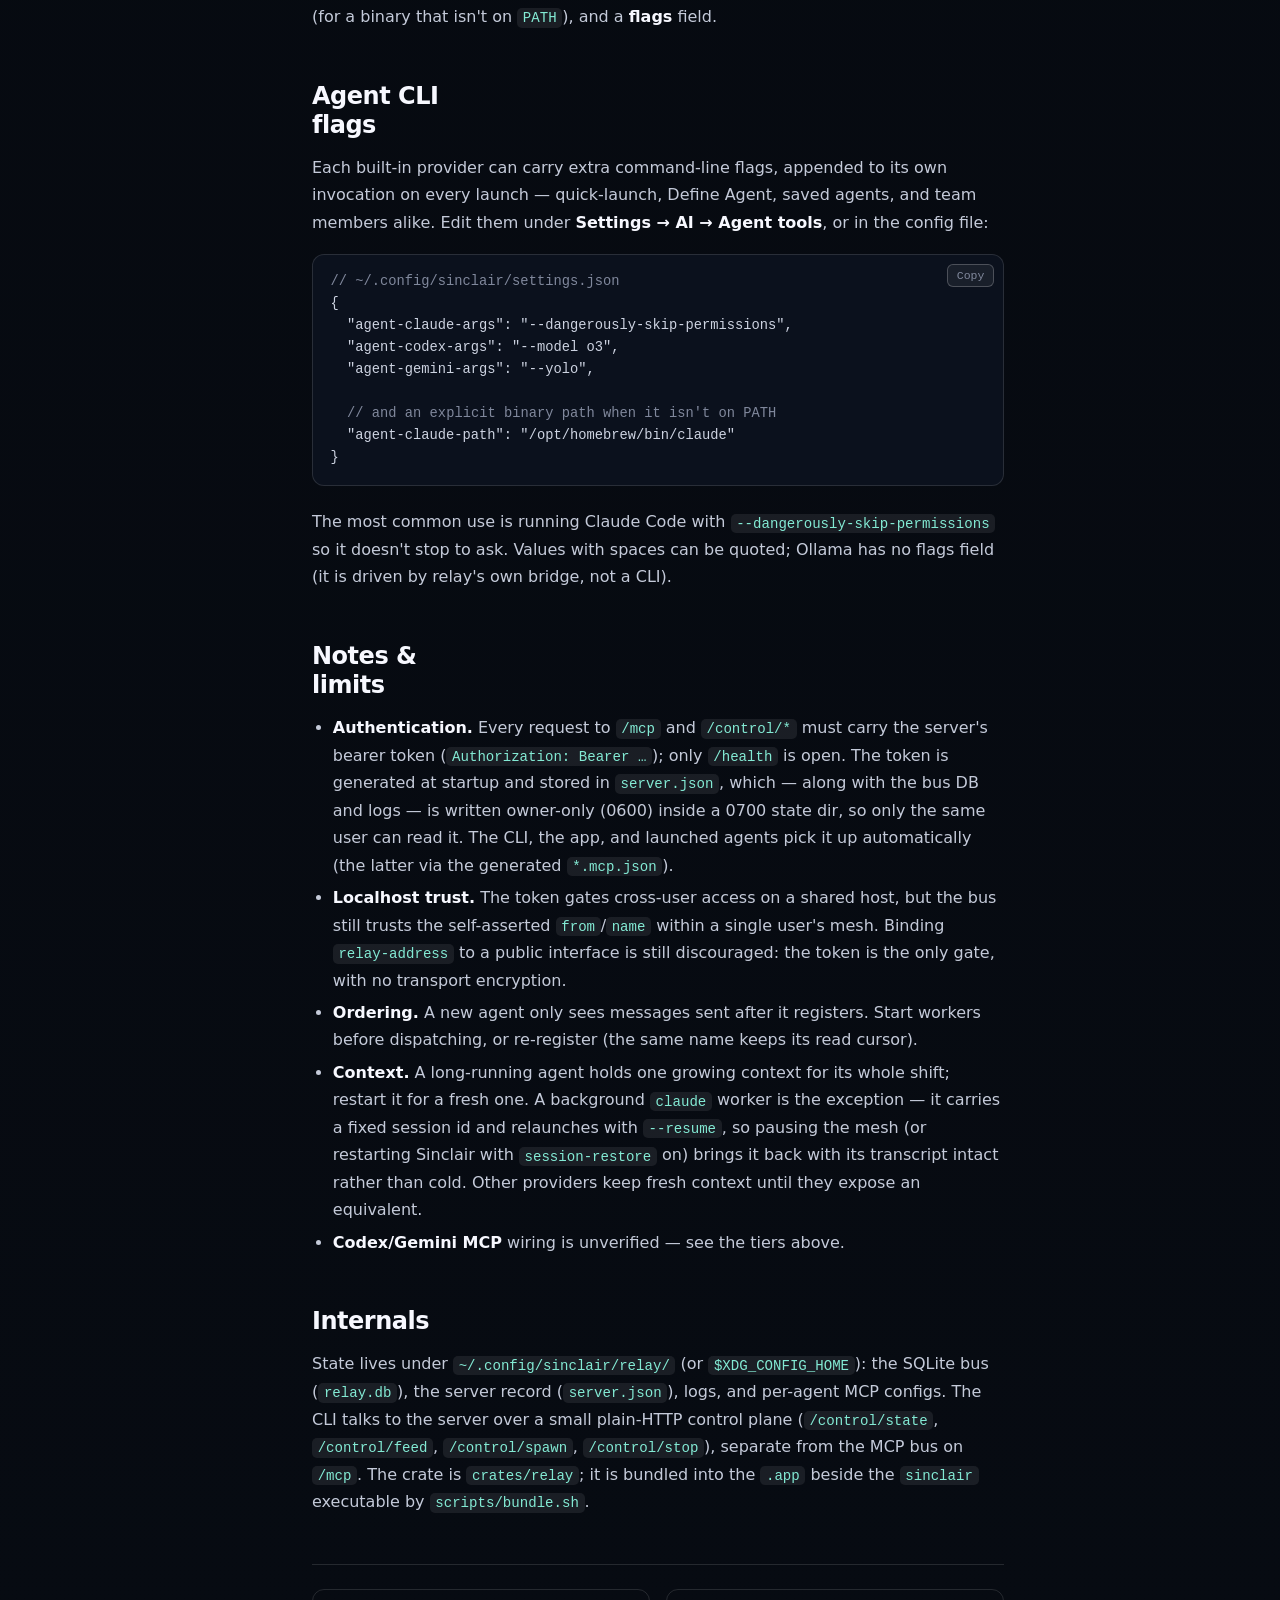
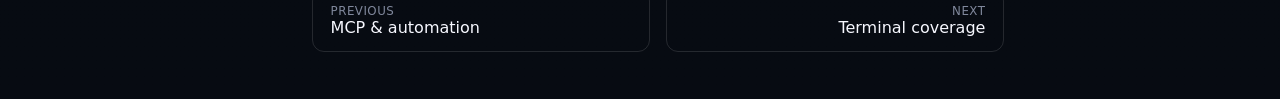
<file: agents.html>
<!doctype html>
<html lang="en">
  <head>
    <meta charset="utf-8">
    <meta name="viewport" content="width=device-width, initial-scale=1">
    <title>Agent mesh — Sinclair docs</title>
    <meta name="description" content="Run coordinated agent teams in Sinclair with the built-in relay: roles, teams, the relay CLI, and the message bus.">
    <meta name="theme-color" content="#05070c">
    <link rel="icon" href="icon.png">
    <link rel="stylesheet" href="style.css">
    <link rel="stylesheet" href="docs.css">
  </head>
  <body class="docs">
    <a class="skip" href="#doc-main">Skip to content</a>
    <main id="doc-main" class="doc-main">
      <article class="doc-article" data-doc-page="agents">
        <p class="kicker">Agents</p>
        <h1>Agent mesh</h1>
        <p class="lede">Relay lets independent coding-agent sessions — Claude Code, Codex, and others — talk to each other through Sinclair: a supervisor coordinating a team. Agents share one bus, message each other directly or over channels, and <strong>park for free</strong> between tasks, so an idle agent costs nothing while it waits for work.</p>

        <h2>What the relay is</h2>
        <p>Relay ships as a small sidecar binary (<code>relay</code>) bundled inside Sinclair and managed from <strong>Settings → AI</strong>. It is its own process, not part of the terminal: a crash or hang in the mesh can never take down your terminal, and the same binary works standalone — over SSH, in CI, with any terminal.</p>
        <ul>
          <li>Built with Rust + tokio + axum; SQLite (via sqlx) is the shared bus.</li>
          <li>The MCP transport is Streamable HTTP, so many agent sessions share one server.</li>
          <li>Every parameter comes from settings and is passed explicitly — Relay reads no environment variables.</li>
        </ul>
        <p>A typical session: launch a <code>supervisor</code>, launch a couple of workers (<code>frontend</code>, <code>backend</code>), and drive the supervisor — it delegates over the bus while you watch the feed.</p>

        <h2>Enable it</h2>
        <p>Open <strong>Settings → AI</strong> with <kbd>⌘,</kbd>:</p>
        <div class="tablewrap"><table>
          <thead><tr><th>Setting</th><th>What it does</th></tr></thead>
          <tbody>
            <tr><td><strong>Enable AI features</strong></td><td>Master switch. Off means no MCP server, no mesh, no network activity. On is enough to launch agents — Relay starts on demand.</td></tr>
            <tr><td><strong>Optimize tokens</strong></td><td>Compact the prompts sent to agents (collapse whitespace, use a terse relay harness) to spend fewer tokens without dropping content.</td></tr>
            <tr><td><strong>MCP server</strong></td><td>Expose this terminal to agents (see the <a href="mcp.html">MCP server</a> page).</td></tr>
            <tr><td><strong>Relay agent mesh</strong></td><td>Run the mesh. When on, Sinclair starts the bundled <code>relay</code> daemon and an <strong>AI</strong> menu appears.</td></tr>
            <tr><td><strong>Start Relay on launch</strong></td><td>Bring the mesh up automatically when Sinclair opens.</td></tr>
            <tr><td><strong>Relay address</strong></td><td>Bind address for the server. Default <code>127.0.0.1:7777</code>.</td></tr>
            <tr><td><strong>Default agent</strong></td><td>The agent CLI used by <em>Launch Agent…</em>. Default <code>claude</code>.</td></tr>
          </tbody>
        </table></div>
        <p>When Relay is enabled the section also shows a live <strong>status dot</strong> — green when the server is listening, red when stopped, re-probed every ~1.5 seconds — and the <strong>log path</strong>.</p>
        <p>Everything maps to plain config keys, so it round-trips through the file too:</p>
        <pre><code><span class="c">// ~/.config/sinclair/settings.json</span>
{
  "ai-enabled": true,
  "ai-optimize-tokens": true,
  "mcp-server-enabled": true,
  "relay-enabled": true,
  "relay-start-on-launch": true,
  "relay-address": "127.0.0.1:7777"
relay-default-agent = claude</code></pre>
        <p>Toggling <strong>Relay agent mesh</strong> starts or stops the daemon immediately; <strong>Start Relay on launch</strong> only affects what happens at startup.</p>
        <div class="callout note"><span class="label">Note</span><p>The AI and agent config keys are documented alongside every other option on the <a href="configuration.html">Configuration</a> page, and the terminal-facing MCP server has its own <a href="mcp.html">MCP server</a> page.</p></div>

        <h2>Use it from Sinclair</h2>
        <p>With AI enabled, an <strong>AI</strong> menu appears; with Relay on it offers:</p>
        <ul>
          <li><strong>Agents ▸</strong> — <strong>Launch Claude Code / Codex / …</strong> quick-launches any configured provider straight into a split (Sinclair lists only the ones it can actually find on this machine). <strong>Define Agent…</strong> opens the New Agent dialog for a named agent: pick a provider, name it, and either choose a role preset (DevOps, frontend, …) or toggle Custom to describe it. Create adds it as a split and <strong>saves the definition</strong>, so it reappears in this submenu — click a saved agent to relaunch it.</li>
          <li><strong>Open Feed</strong> — opens a split streaming every message on the bus (who said what to whom), the one view of cross-agent traffic.</li>
          <li><strong>Relay ▸</strong> — server controls: a live running/stopped status line, then <strong>Start Server</strong>, <strong>Stop Server</strong>, <strong>Restart Server</strong>, and <strong>View Logs</strong> (tails the relay server log, <code>server.log</code>, in a split).</li>
          <li><strong>Teams ▸</strong> — open a whole team at once (see <a href="#teams-and-tiles">Teams &amp; tiles</a>).</li>
        </ul>
        <p>The same actions are bound to keys you can use directly or rebind:</p>
        <div class="tablewrap"><table>
          <thead><tr><th>Action</th><th>Default key</th><th>Action name</th></tr></thead>
          <tbody>
            <tr><td>Launch agent</td><td><kbd>⌘⇧A</kbd></td><td><code>relay_launch</code></td></tr>
            <tr><td>Open Feed</td><td><kbd>⌘⇧I</kbd></td><td><code>relay_feed</code></td></tr>
            <tr><td>View Logs</td><td><kbd>⌘⇧L</kbd></td><td><code>relay_log</code></td></tr>
          </tbody>
        </table></div>
        <p>The <strong>Relay</strong> and <strong>Agents</strong> sidebar panels mirror the menu: live server status with Start / Stop / Restart, and the roster of saved and running agents.</p>

        <h2>The relay CLI</h2>
        <p>The same binary backs the menu and works on its own. Sinclair points every call at one shared state directory via <code>--home</code> (under <code>~/.config/sinclair/relay</code>); used standalone it defaults to <code>./.relay</code> in the current directory.</p>
        <pre><code>relay start            <span class="c"># start the server (background daemon)</span>
relay stop             <span class="c"># stop it (and its workers)</span>
relay restart
relay status

relay launch &lt;name&gt;    <span class="c"># launch an agent under relay (foreground, this terminal)</span>
relay launch &lt;name&gt; --background   <span class="c"># ...as a server-monitored worker instead</span>
relay ps               <span class="c"># registered agents + background workers</span>
relay kill &lt;name&gt;      <span class="c"># stop a background worker</span>
relay feed [--follow]  <span class="c"># print the message bus</span>
relay role &lt;list|info|create|edit|delete&gt;   <span class="c"># manage role templates</span>
relay team &lt;list|info|create|edit|delete&gt;   <span class="c"># manage teams (layout + roster)</span></code></pre>
        <p><code>launch</code> flags: <code>--agent claude|codex|gemini</code>, <code>--role</code>, <code>--task</code>, <code>--channel</code> (repeatable), <code>--model</code>, <code>--cwd</code>, <code>--cmd &lt;template&gt;</code>, <code>--background</code>, <code>--lead</code> (launch interactively as the human-driven lead).</p>
        <ul>
          <li><strong>Foreground</strong> <code>launch</code> replaces the calling shell with the agent — you see and steer it.</li>
          <li><strong><code>--background</code></strong> hands it to the server, which monitors it (respawns on crash) and logs its output under the state directory.</li>
        </ul>

        <h2>Roles</h2>
        <p>A <strong>role</strong> is a reusable identity an agent launches with — a brief (what it owns, how it coordinates) plus optional defaults. It is distinct from <code>--task</code>: the role is durable ("the frontend owner"), the task is the one-off assignment ("build the login page"). At launch the brief is injected into the harness; explicit flags override the role's defaults, and <code>--channel</code> flags merge with the role's.</p>
        <p>Roles resolve highest-priority-first:</p>
        <ol>
          <li><strong>project</strong> — <code>./.relay/roles/&lt;name&gt;.toml</code> (travels with the repo)</li>
          <li><strong>user</strong> — <code>~/.config/relay/roles/&lt;name&gt;.toml</code> (or <code>$XDG_CONFIG_HOME</code>)</li>
          <li><strong>built-in</strong> — embedded: <code>supervisor</code>, <code>worker</code>, <code>frontend</code>, <code>backend</code>, <code>reviewer</code>, <code>devops</code>, <code>qa</code></li>
        </ol>
        <p>Manage them like <code>git</code> config — CRUD with an <code>$EDITOR</code> drop-in:</p>
        <pre><code>relay role list                 <span class="c"># all roles + their source</span>
relay role info &lt;name&gt;          <span class="c"># show the resolved role</span>
relay role create &lt;name&gt;        <span class="c"># new role in $EDITOR (--user for the user dir)</span>
relay role edit &lt;name&gt;          <span class="c"># edit in $EDITOR; copies a built-in/lower layer first</span>
relay role delete &lt;name&gt;        <span class="c"># remove a project (or --user) role file</span></code></pre>
        <p><code>create</code>/<code>edit</code> open <code>$VISUAL</code>/<code>$EDITOR</code> (default <code>vi</code>) on a seeded file and only save once it parses. Editing a built-in copies it into your project (or <code>--user</code>) dir first, so built-ins stay pristine. Files are TOML:</p>
        <pre><code>name = "frontend"
channels = ["frontend"]   <span class="c"># auto-joined at launch</span>
agent = "claude"          <span class="c"># default agent CLI (optional)</span>
<span class="c"># model = "claude-..."    # default model (optional)</span>
<span class="c"># driver = true           # human-driven lead: stay interactive, don't park on wait</span>
description = """
You own the frontend. Follow the existing component conventions and report
blockers to the supervisor.
"""</code></pre>
        <p>Then <code>relay launch alice --role frontend</code> joins <code>#frontend</code>, uses claude, and opens with that brief.</p>

        <h2 id="teams-and-tiles">Teams &amp; tiles</h2>
        <p>A <strong>team</strong> is a layout plus a roster: open one and Sinclair arranges a set of panes and launches the right agent in each. Teams are Relay files (<code>relay team …</code>, layered project → user → built-in, like roles); <strong>tiles</strong> (the layouts) are a Sinclair feature, so they are useful on their own too.</p>
        <p>From Sinclair, with AI on, the <strong>AI</strong> menu lists teams under <strong>Teams ▸</strong> — click one to open it in a fresh tab. The agent panes live under that one tab, which is titled after the team (e.g. <code>web</code>).</p>
        <p><strong>Build Team…</strong> (also under <strong>Teams ▸</strong>) opens a builder window to assemble a team without hand-writing TOML. Pick <strong>Manual</strong> to choose a layout and add member rows (name + role + agent), or <strong>Guided</strong> to describe the team in plain English and have Claude draft it — the draft drops into the Manual form for review before you save. Saved teams land in your user (or project) teams dir and appear under <strong>Teams ▸</strong> immediately. Standalone, manage teams with the CLI:</p>
        <pre><code>relay team list                 <span class="c"># all teams + source</span>
relay team info &lt;name&gt;          <span class="c"># roster + layout (add --json for tooling)</span>
relay team create &lt;name&gt;        <span class="c"># new team in $EDITOR (--user for the user dir)</span>
relay team edit &lt;name&gt;          <span class="c"># edit; copies a built-in/lower layer first</span>
relay team delete &lt;name&gt;
relay team save [--user]        <span class="c"># write a team from JSON on stdin (used by Build Team…)</span></code></pre>
        <p>A team is TOML — a <code>layout</code> shape and ordered members (first = the main pane):</p>
        <pre><code>name = "web"
layout = "main-bottom"   <span class="c"># columns | rows | grid | main-bottom | main-right</span>

[[member]]
name = "lead"
role = "supervisor"

[[member]]
name = "frontend"
role = "frontend"</code></pre>
        <p>Built-ins: <code>web</code> (lead + frontend + backend + reviewer, main-bottom) and <code>pair</code> (driver + reviewer, columns).</p>
        <p><strong>Tiles</strong> live in Sinclair under the <strong>Workspace</strong> menu: built-in presets (Two/Three Columns, Two Rows, Grid, Main + Bottom Row, Main + Right Stack) open that arrangement of shells in a new tab. <strong>Save Current Layout…</strong> captures the focused tab's split structure, asks for a name, and adds it to the menu (stored as JSON under <code>~/.config/sinclair/layouts/</code>). Layout shapes scale to any pane count, which is how a team of N members maps onto one shape.</p>

        <h2>How agents connect</h2>
        <p>Every launched agent receives an opening <strong>harness</strong> in one of two shapes:</p>
        <ul>
          <li><strong>Parked worker</strong> (the default) — register under its name, join its channels, then enter a <code>wait</code>-loop: do work, report back, call <code>wait</code> again to stay reachable. Idle costs nothing.</li>
          <li><strong>Driver</strong> — the human-driven lead. It registers and joins, then hands control back to the human in its terminal and only calls <code>wait</code> to gather replies <em>after</em> it has delegated, so the human can actually type to it. A team's first member (its main pane) launches as the driver, as does any role marked <code>driver = true</code> (the built-in <code>supervisor</code>) or a <code>relay launch … --lead</code>.</li>
        </ul>
        <p>Coordination happens through MCP tools the agent calls:</p>
        <div class="tablewrap"><table>
          <thead><tr><th>Tool</th><th>Purpose</th></tr></thead>
          <tbody>
            <tr><td><code>register</code></td><td>Join under a unique name (first, once).</td></tr>
            <tr><td><code>send</code> / <code>post</code> / <code>broadcast</code></td><td>Message an agent / a channel / everyone.</td></tr>
            <tr><td><code>join</code> / <code>leave</code></td><td>Subscribe / unsubscribe from a channel.</td></tr>
            <tr><td><code>wait</code></td><td>Block (free) until messages arrive, then return them.</td></tr>
            <tr><td><code>inbox</code></td><td>Pending messages now, without blocking.</td></tr>
            <tr><td><code>agents</code> / <code>channels</code> / <code>whoami</code></td><td>Introspection.</td></tr>
            <tr><td><code>spawn</code> / <code>workers</code> / <code>stop_worker</code></td><td>A supervisor agent grows / manages its own team.</td></tr>
            <tr><td><code>report_status</code></td><td>Report your semantic state — <code>working</code>, <code>idle</code>, <code>blocked</code>, <code>done</code>, or a short custom label — so teammates and the UI can see it.</td></tr>
            <tr><td><code>wait_status</code></td><td>Block (free) until a named agent reaches one of the given states, then return it — how a supervisor waits for a worker to be <code>done</code> or <code>blocked</code>.</td></tr>
          </tbody>
        </table></div>
        <div class="callout tip"><span class="label">Tip</span><p><code>wait</code> is the key to zero idle cost: it is a single blocking tool call (held open as an SSE response with keepalives), not a poll loop, so a parked agent burns no tokens until a message actually arrives.</p></div>

        <h2>Agent status</h2>
        <p>Every agent has a <strong>semantic state</strong> — <code>working</code>, <code>blocked</code> (waiting on you), <code>done</code>, or <code>idle</code> — that shows up as a colored dot on its tab, is rolled up in the <a href="productivity.html">Activity</a> panel, and appears in a status column in the <strong>Relay</strong> panel. It's the fastest way to read a whole team at a glance: who's heads-down, who's blocked, who's finished.</p>
        <p>Agents report it two ways, and both land in the same place:</p>
        <ul>
          <li><strong>On the mesh</strong> — an agent calls <code>report_status</code> whenever its state changes, and a supervisor uses <code>wait_status</code> to park until a worker is <code>done</code> or <code>blocked</code> instead of polling. Status rides the same control snapshot and event stream as the roster, so the UI stays live.</li>
          <li><strong>Off the mesh</strong> — a plain Claude Code session (not launched by relay) reports the same states through lifecycle hooks. Run <code>sinclair agent-hooks install</code> once and its dot tracks its work automatically. See the <a href="statushooks.html">Agent status at a glance</a> tutorial.</li>
        </ul>

        <h2>Supported agents</h2>
        <p>Tools join the mesh at one of three integration tiers:</p>
        <ul>
          <li><strong>MCP-native</strong> — the CLI speaks streamable-HTTP MCP and runs its own agentic loop, doing the work itself. <strong>claude</strong> (<code>--mcp-config</code>) and <strong>codex</strong> (<code>-c mcp_servers.relay.url=…</code>) are both first-class here.</li>
          <li><strong>Bridged</strong> — for backends that aren't agents. <strong>ollama</strong> has no MCP client, so relay runs its own loop (<code>relay agent ollama</code>): it registers, waits, runs a tool-using turn against the model (<code>localhost:11434/api/chat</code> — the model can call <code>send</code>/<code>post</code>/<code>broadcast</code>), and sends its reply back. Requires <code>ollama serve</code> running and a pulled model.</li>
          <li><strong>Terminal</strong> — any other CLI via <code>--cmd 'tool --mcp {mcp} -- {prompt}'</code>; runs in a pane without bus coordination. Placeholders: <code>{prompt}</code> (harness), <code>{mcp}</code> (config path), <code>{url}</code> (bus URL), <code>{name}</code>. <strong>gemini</strong> ships as a template.</li>
        </ul>
        <p>Pick the agent per launch with <code>--agent claude|codex|ollama|gemini</code> (or <code>--cmd</code>), or per team member. CLI background agents run with <code>--dangerously-skip-permissions</code> since they can't answer prompts.</p>
        <p>In <strong>Settings → AI → Agent tools</strong>, each tool has an enable toggle, a <strong>Test</strong> button that checks it is reachable (CLI <code>--version</code>, or the Ollama API port), an explicit <strong>path</strong> field (for a binary that isn't on <code>PATH</code>), and a <strong>flags</strong> field.</p>

        <h2>Agent CLI flags</h2>
        <p>Each built-in provider can carry extra command-line flags, appended to its own invocation on every launch — quick-launch, Define Agent, saved agents, and team members alike. Edit them under <strong>Settings → AI → Agent tools</strong>, or in the config file:</p>
        <pre><code><span class="c">// ~/.config/sinclair/settings.json</span>
{
  "agent-claude-args": "--dangerously-skip-permissions",
  "agent-codex-args": "--model o3",
  "agent-gemini-args": "--yolo",

  <span class="c">// and an explicit binary path when it isn't on PATH</span>
  "agent-claude-path": "/opt/homebrew/bin/claude"
}</code></pre>
        <p>The most common use is running Claude Code with <code>--dangerously-skip-permissions</code> so it doesn't stop to ask. Values with spaces can be quoted; Ollama has no flags field (it is driven by relay's own bridge, not a CLI).</p>

        <h2>Notes &amp; limits</h2>
        <ul>
          <li><strong>Authentication.</strong> Every request to <code>/mcp</code> and <code>/control/*</code> must carry the server's bearer token (<code>Authorization: Bearer …</code>); only <code>/health</code> is open. The token is generated at startup and stored in <code>server.json</code>, which — along with the bus DB and logs — is written owner-only (0600) inside a 0700 state dir, so only the same user can read it. The CLI, the app, and launched agents pick it up automatically (the latter via the generated <code>*.mcp.json</code>).</li>
          <li><strong>Localhost trust.</strong> The token gates cross-user access on a shared host, but the bus still trusts the self-asserted <code>from</code>/<code>name</code> within a single user's mesh. Binding <code>relay-address</code> to a public interface is still discouraged: the token is the only gate, with no transport encryption.</li>
          <li><strong>Ordering.</strong> A new agent only sees messages sent after it registers. Start workers before dispatching, or re-register (the same name keeps its read cursor).</li>
          <li><strong>Context.</strong> A long-running agent holds one growing context for its whole shift; restart it for a fresh one. A background <code>claude</code> worker is the exception — it carries a fixed session id and relaunches with <code>--resume</code>, so pausing the mesh (or restarting Sinclair with <code>session-restore</code> on) brings it back with its transcript intact rather than cold. Other providers keep fresh context until they expose an equivalent.</li>
          <li><strong>Codex/Gemini MCP</strong> wiring is unverified — see the tiers above.</li>
        </ul>

        <h2>Internals</h2>
        <p>State lives under <code>~/.config/sinclair/relay/</code> (or <code>$XDG_CONFIG_HOME</code>): the SQLite bus (<code>relay.db</code>), the server record (<code>server.json</code>), logs, and per-agent MCP configs. The CLI talks to the server over a small plain-HTTP control plane (<code>/control/state</code>, <code>/control/feed</code>, <code>/control/spawn</code>, <code>/control/stop</code>), separate from the MCP bus on <code>/mcp</code>. The crate is <code>crates/relay</code>; it is bundled into the <code>.app</code> beside the <code>sinclair</code> executable by <code>scripts/bundle.sh</code>.</p>
      </article>
    </main>
    <script type="module" src="docs.js"></script>
  </body>
</html>
</file>
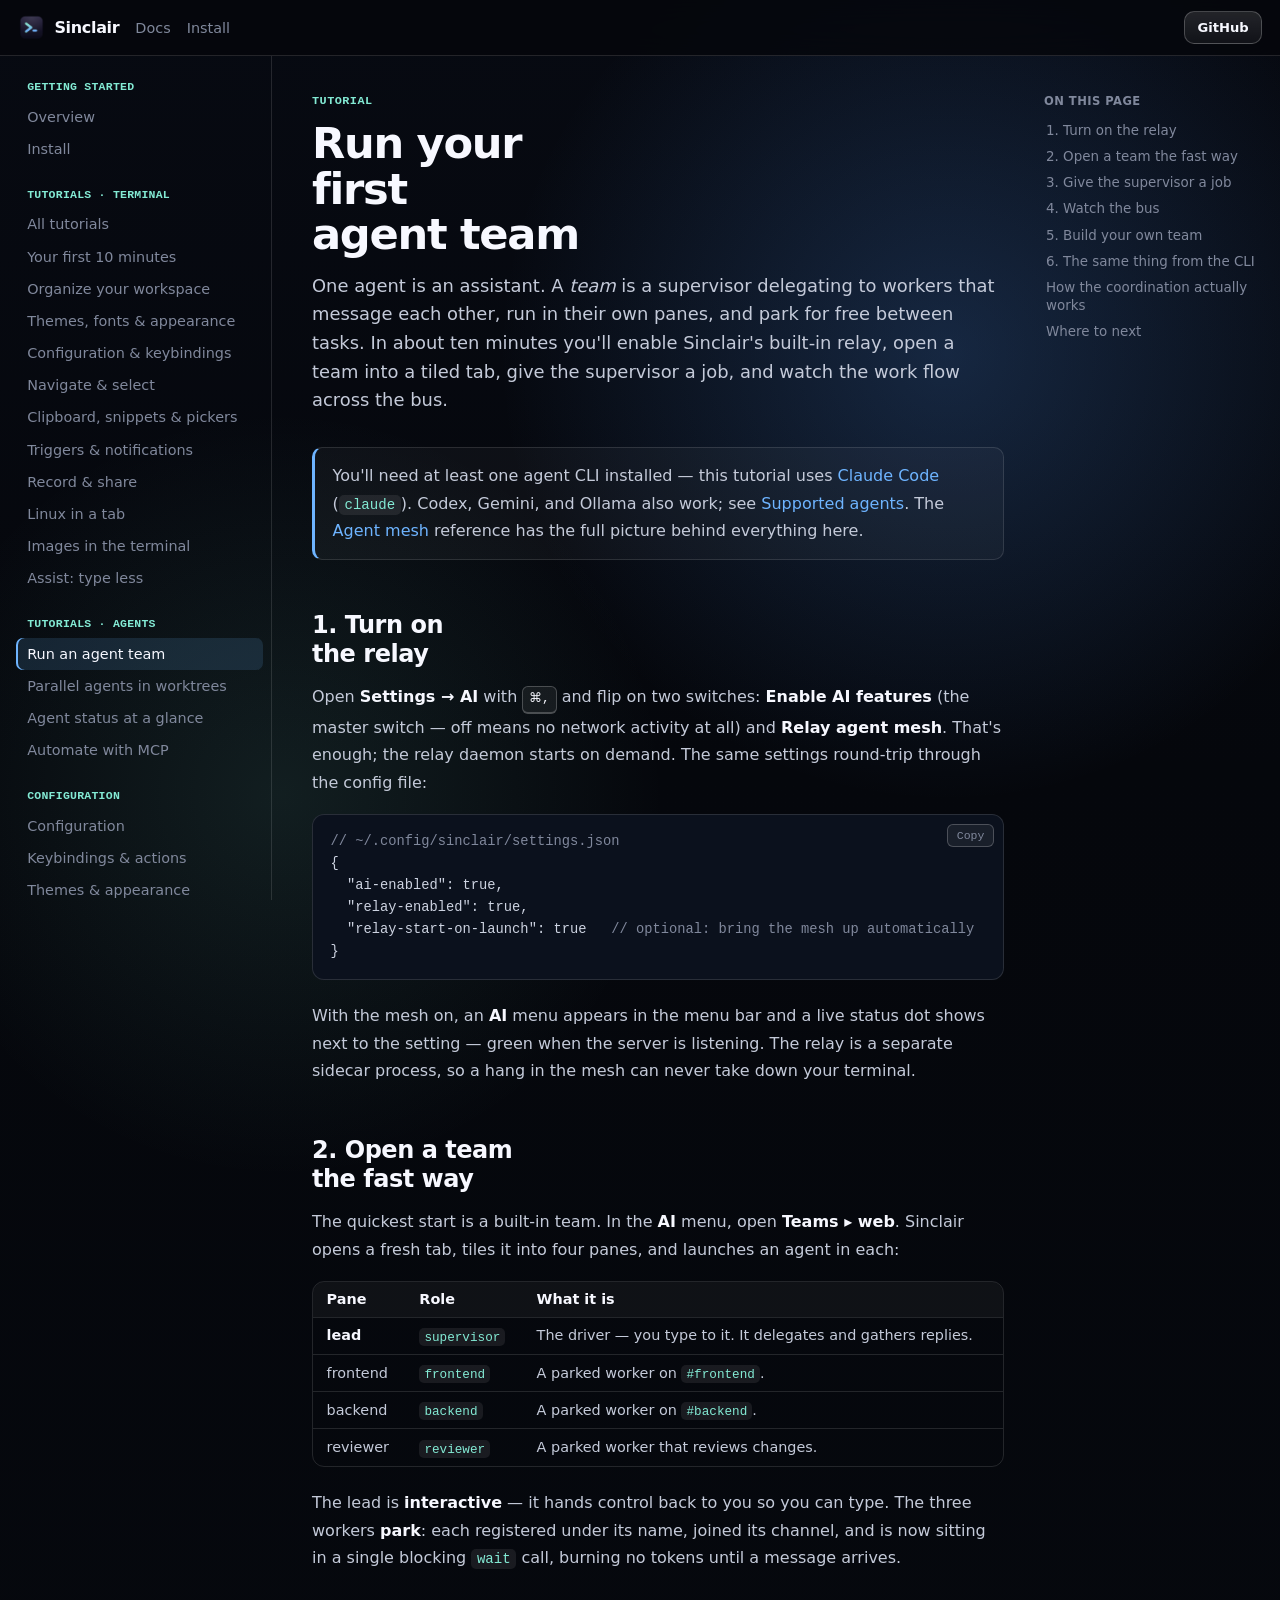
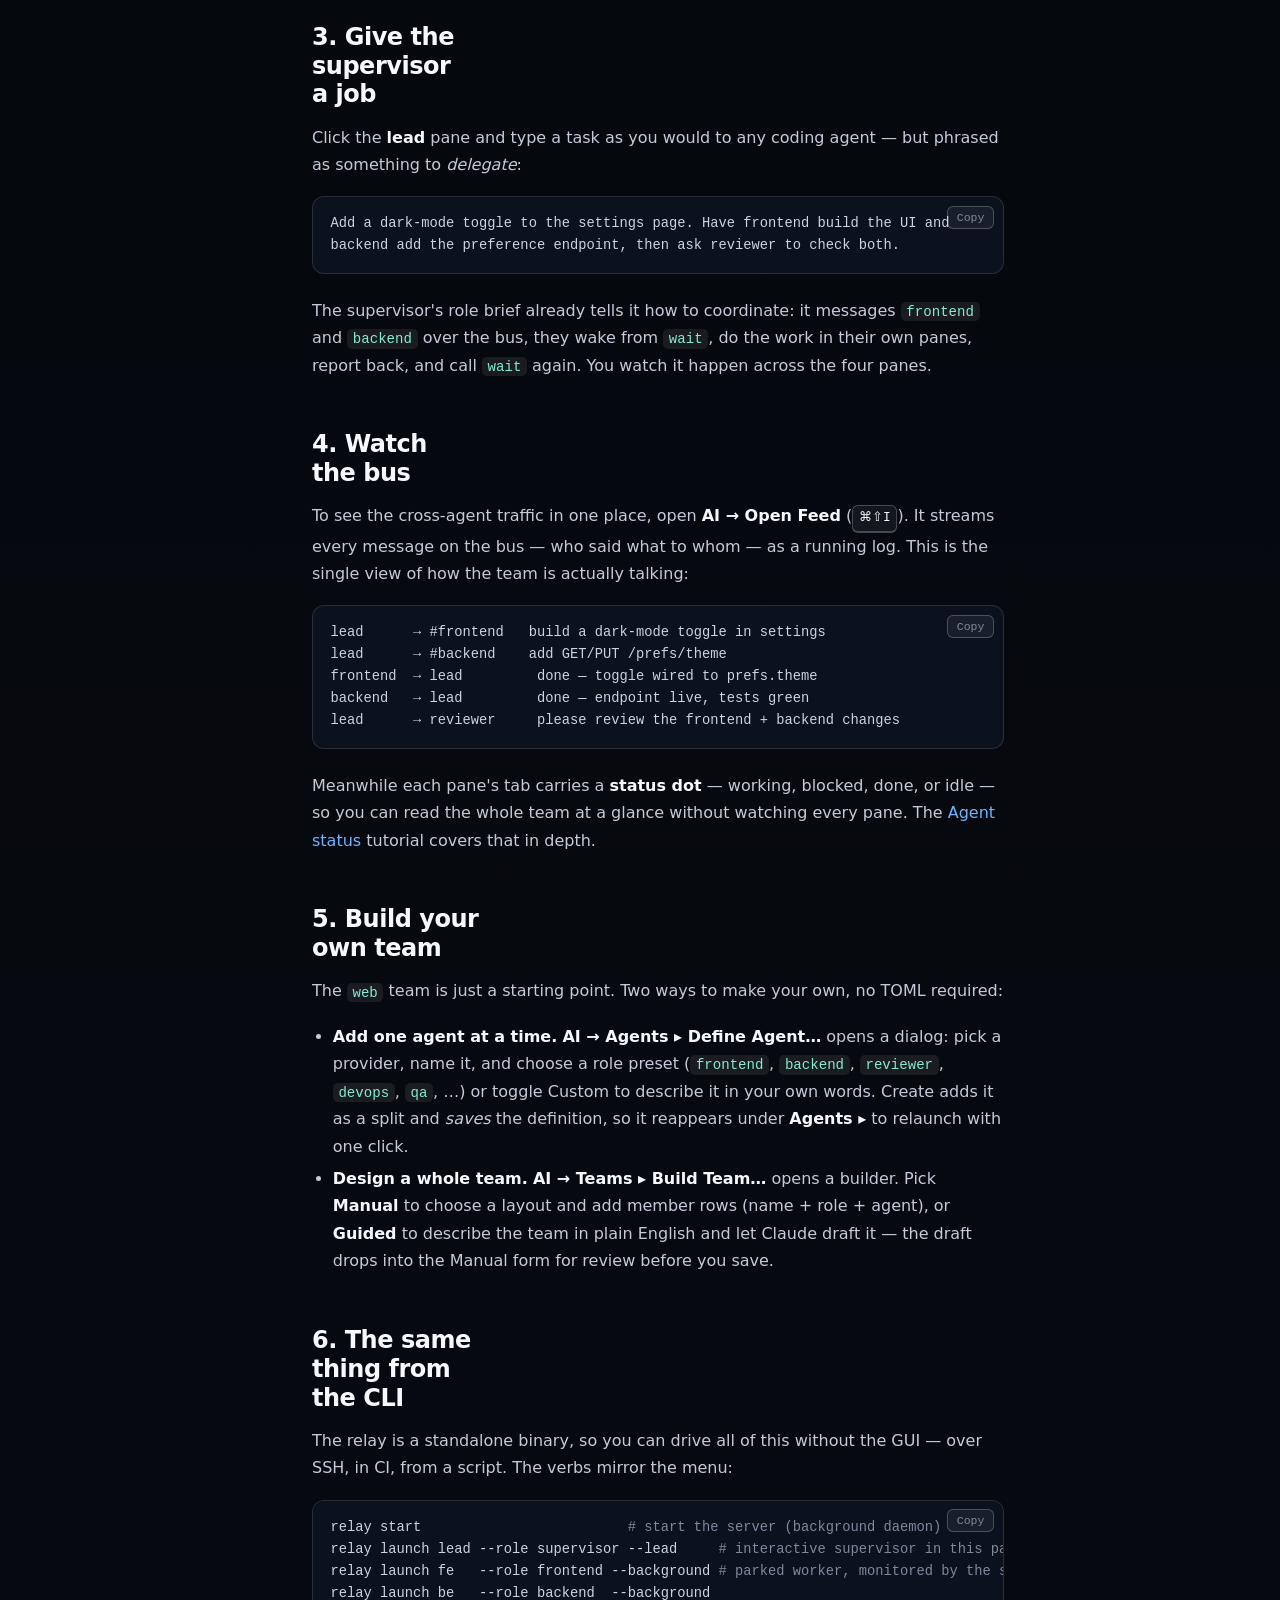
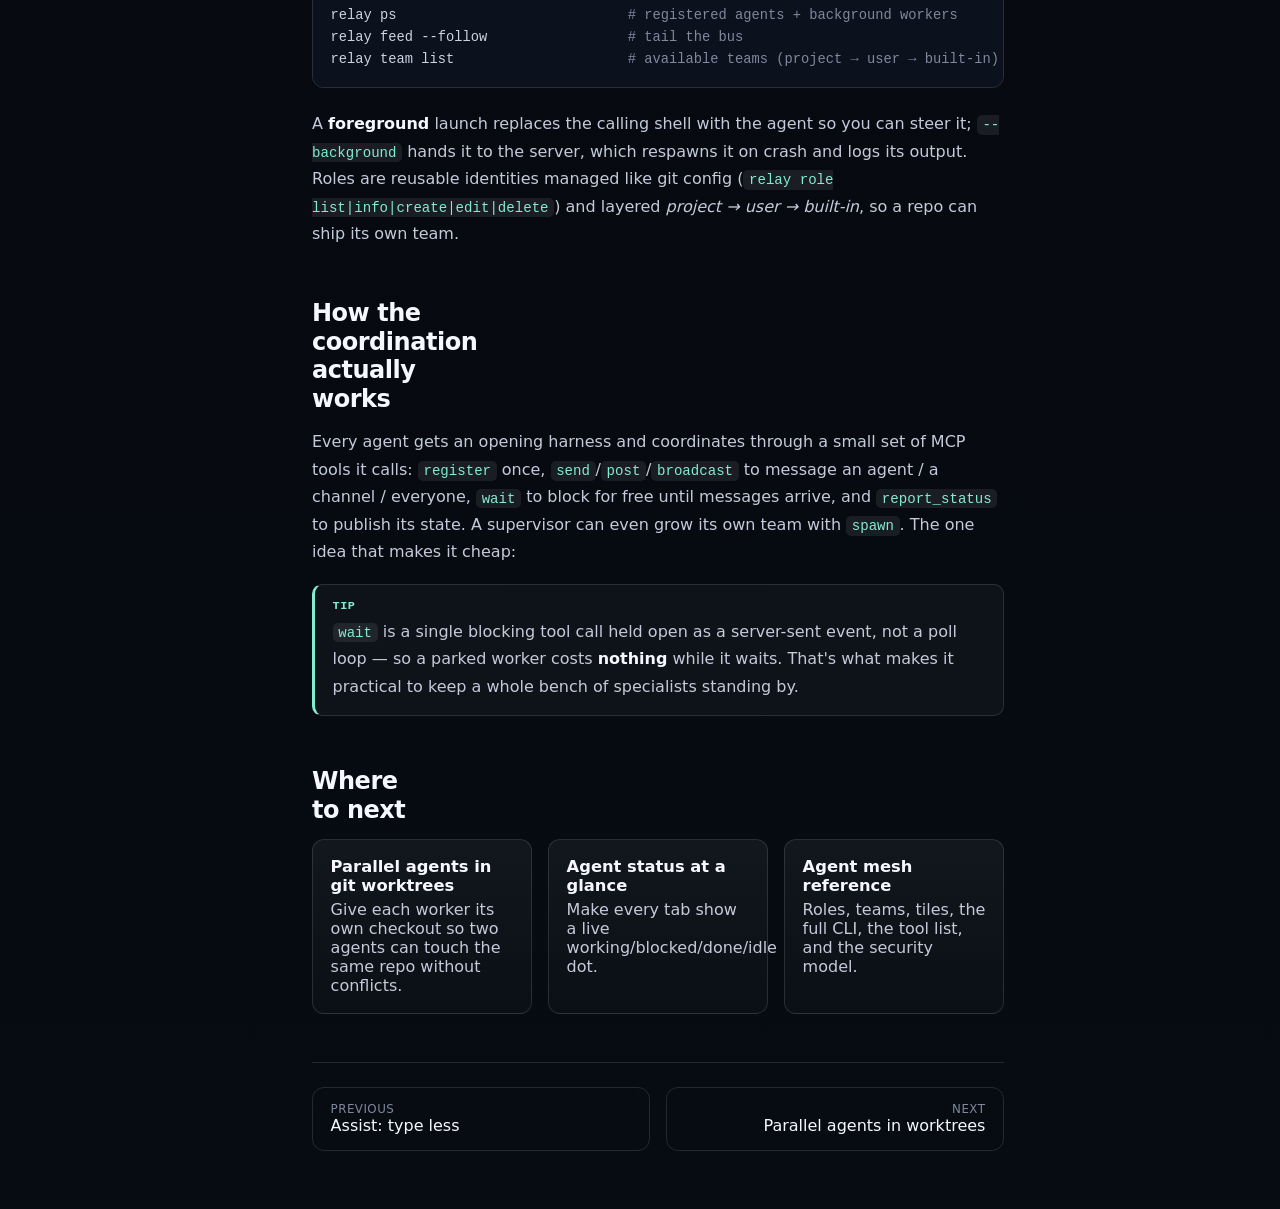
<file: agentteams.html>
<!doctype html>
<html lang="en">
  <head>
    <meta charset="utf-8">
    <meta name="viewport" content="width=device-width, initial-scale=1">
    <title>Run your first agent team — Sinclair docs</title>
    <meta name="description" content="A hands-on walkthrough: enable the relay, launch a supervisor and two workers, drive them from one pane, and watch them coordinate over the local bus.">
    <meta name="theme-color" content="#05070c">
    <link rel="icon" href="icon.png">
    <link rel="stylesheet" href="style.css">
    <link rel="stylesheet" href="docs.css">
  </head>
  <body class="docs">
    <a class="skip" href="#doc-main">Skip to content</a>
    <main id="doc-main" class="doc-main">
      <article class="doc-article" data-doc-page="agentteams">
        <p class="kicker">Tutorial</p>
        <h1>Run your first agent team</h1>
        <p class="lede">
          One agent is an assistant. A <em>team</em> is a supervisor delegating to workers
          that message each other, run in their own panes, and park for free between tasks.
          In about ten minutes you'll enable Sinclair's built-in relay, open a team into a
          tiled tab, give the supervisor a job, and watch the work flow across the bus.
        </p>

        <div class="callout note">
          <p>You'll need at least one agent CLI installed — this tutorial uses
          <a href="https://www.anthropic.com/claude-code">Claude Code</a> (<code>claude</code>).
          Codex, Gemini, and Ollama also work; see
          <a href="agents.html#supported-agents">Supported agents</a>. The
          <a href="agents.html">Agent mesh</a> reference has the full picture behind
          everything here.</p>
        </div>

        <h2>1. Turn on the relay</h2>
        <p>
          Open <strong>Settings → AI</strong> with <kbd>⌘,</kbd> and flip on two switches:
          <strong>Enable AI features</strong> (the master switch — off means no network
          activity at all) and <strong>Relay agent mesh</strong>. That's enough; the relay
          daemon starts on demand. The same settings round-trip through the config file:
        </p>
        <pre><code><span class="c">// ~/.config/sinclair/settings.json</span>
{
  "ai-enabled": true,
  "relay-enabled": true,
  "relay-start-on-launch": true   <span class="c">// optional: bring the mesh up automatically</span>
}</code></pre>
        <p>
          With the mesh on, an <strong>AI</strong> menu appears in the menu bar and a live
          status dot shows next to the setting — green when the server is listening. The
          relay is a separate sidecar process, so a hang in the mesh can never take down your
          terminal.
        </p>

        <h2>2. Open a team the fast way</h2>
        <p>
          The quickest start is a built-in team. In the <strong>AI</strong> menu, open
          <strong>Teams ▸ web</strong>. Sinclair opens a fresh tab, tiles it into four panes,
          and launches an agent in each:
        </p>
        <div class="tablewrap">
          <table>
            <thead><tr><th>Pane</th><th>Role</th><th>What it is</th></tr></thead>
            <tbody>
              <tr><td><strong>lead</strong></td><td><code>supervisor</code></td><td>The driver — you type to it. It delegates and gathers replies.</td></tr>
              <tr><td>frontend</td><td><code>frontend</code></td><td>A parked worker on <code>#frontend</code>.</td></tr>
              <tr><td>backend</td><td><code>backend</code></td><td>A parked worker on <code>#backend</code>.</td></tr>
              <tr><td>reviewer</td><td><code>reviewer</code></td><td>A parked worker that reviews changes.</td></tr>
            </tbody>
          </table>
        </div>
        <p>
          The lead is <strong>interactive</strong> — it hands control back to you so you can
          type. The three workers <strong>park</strong>: each registered under its name,
          joined its channel, and is now sitting in a single blocking <code>wait</code> call,
          burning no tokens until a message arrives.
        </p>

        <h2>3. Give the supervisor a job</h2>
        <p>
          Click the <strong>lead</strong> pane and type a task as you would to any coding
          agent — but phrased as something to <em>delegate</em>:
        </p>
        <pre><code>Add a dark-mode toggle to the settings page. Have frontend build the UI and
backend add the preference endpoint, then ask reviewer to check both.</code></pre>
        <p>
          The supervisor's role brief already tells it how to coordinate: it messages
          <code>frontend</code> and <code>backend</code> over the bus, they wake from
          <code>wait</code>, do the work in their own panes, report back, and call
          <code>wait</code> again. You watch it happen across the four panes.
        </p>

        <h2>4. Watch the bus</h2>
        <p>
          To see the cross-agent traffic in one place, open <strong>AI → Open Feed</strong>
          (<kbd>⌘⇧I</kbd>). It streams every message on the bus — who said what to whom — as
          a running log. This is the single view of how the team is actually talking:
        </p>
        <pre><code>lead      → #frontend   build a dark-mode toggle in settings
lead      → #backend    add GET/PUT /prefs/theme
frontend  → lead         done — toggle wired to prefs.theme
backend   → lead         done — endpoint live, tests green
lead      → reviewer     please review the frontend + backend changes</code></pre>
        <p>
          Meanwhile each pane's tab carries a <strong>status dot</strong> — working, blocked,
          done, or idle — so you can read the whole team at a glance without watching every
          pane. The <a href="statushooks.html">Agent status</a> tutorial covers that in depth.
        </p>

        <h2>5. Build your own team</h2>
        <p>
          The <code>web</code> team is just a starting point. Two ways to make your own,
          no TOML required:
        </p>
        <ul>
          <li><strong>Add one agent at a time.</strong> <strong>AI → Agents ▸ Define
          Agent…</strong> opens a dialog: pick a provider, name it, and choose a role preset
          (<code>frontend</code>, <code>backend</code>, <code>reviewer</code>,
          <code>devops</code>, <code>qa</code>, …) or toggle Custom to describe it in your own
          words. Create adds it as a split and <em>saves</em> the definition, so it reappears
          under <strong>Agents ▸</strong> to relaunch with one click.</li>
          <li><strong>Design a whole team.</strong> <strong>AI → Teams ▸ Build Team…</strong>
          opens a builder. Pick <strong>Manual</strong> to choose a layout and add member
          rows (name + role + agent), or <strong>Guided</strong> to describe the team in plain
          English and let Claude draft it — the draft drops into the Manual form for review
          before you save.</li>
        </ul>

        <h2>6. The same thing from the CLI</h2>
        <p>
          The relay is a standalone binary, so you can drive all of this without the GUI —
          over SSH, in CI, from a script. The verbs mirror the menu:
        </p>
        <pre><code>relay start                         <span class="c"># start the server (background daemon)</span>
relay launch lead --role supervisor --lead     <span class="c"># interactive supervisor in this pane</span>
relay launch fe   --role frontend --background <span class="c"># parked worker, monitored by the server</span>
relay launch be   --role backend  --background
relay ps                            <span class="c"># registered agents + background workers</span>
relay feed --follow                 <span class="c"># tail the bus</span>
relay team list                     <span class="c"># available teams (project → user → built-in)</span></code></pre>
        <p>
          A <strong>foreground</strong> launch replaces the calling shell with the agent so
          you can steer it; <code>--background</code> hands it to the server, which respawns
          it on crash and logs its output. Roles are reusable identities managed like git
          config (<code>relay role list|info|create|edit|delete</code>) and layered
          <em>project → user → built-in</em>, so a repo can ship its own team.
        </p>

        <h2>How the coordination actually works</h2>
        <p>
          Every agent gets an opening harness and coordinates through a small set of MCP
          tools it calls: <code>register</code> once, <code>send</code>/<code>post</code>/<code>broadcast</code>
          to message an agent / a channel / everyone, <code>wait</code> to block for free
          until messages arrive, and <code>report_status</code> to publish its state. A
          supervisor can even grow its own team with <code>spawn</code>. The one idea that
          makes it cheap:
        </p>
        <div class="callout tip">
          <span class="label">Tip</span>
          <p><code>wait</code> is a single blocking tool call held open as a server-sent
          event, not a poll loop — so a parked worker costs <strong>nothing</strong> while it
          waits. That's what makes it practical to keep a whole bench of specialists standing
          by.</p>
        </div>

        <h2>Where to next</h2>
        <div class="cards">
          <a href="worktreeagents.html"><strong>Parallel agents in git worktrees</strong>Give each worker its own checkout so two agents can touch the same repo without conflicts.</a>
          <a href="statushooks.html"><strong>Agent status at a glance</strong>Make every tab show a live working/blocked/done/idle dot.</a>
          <a href="agents.html"><strong>Agent mesh reference</strong>Roles, teams, tiles, the full CLI, the tool list, and the security model.</a>
        </div>
      </article>
    </main>
    <script type="module" src="docs.js"></script>
  </body>
</html>
</file>
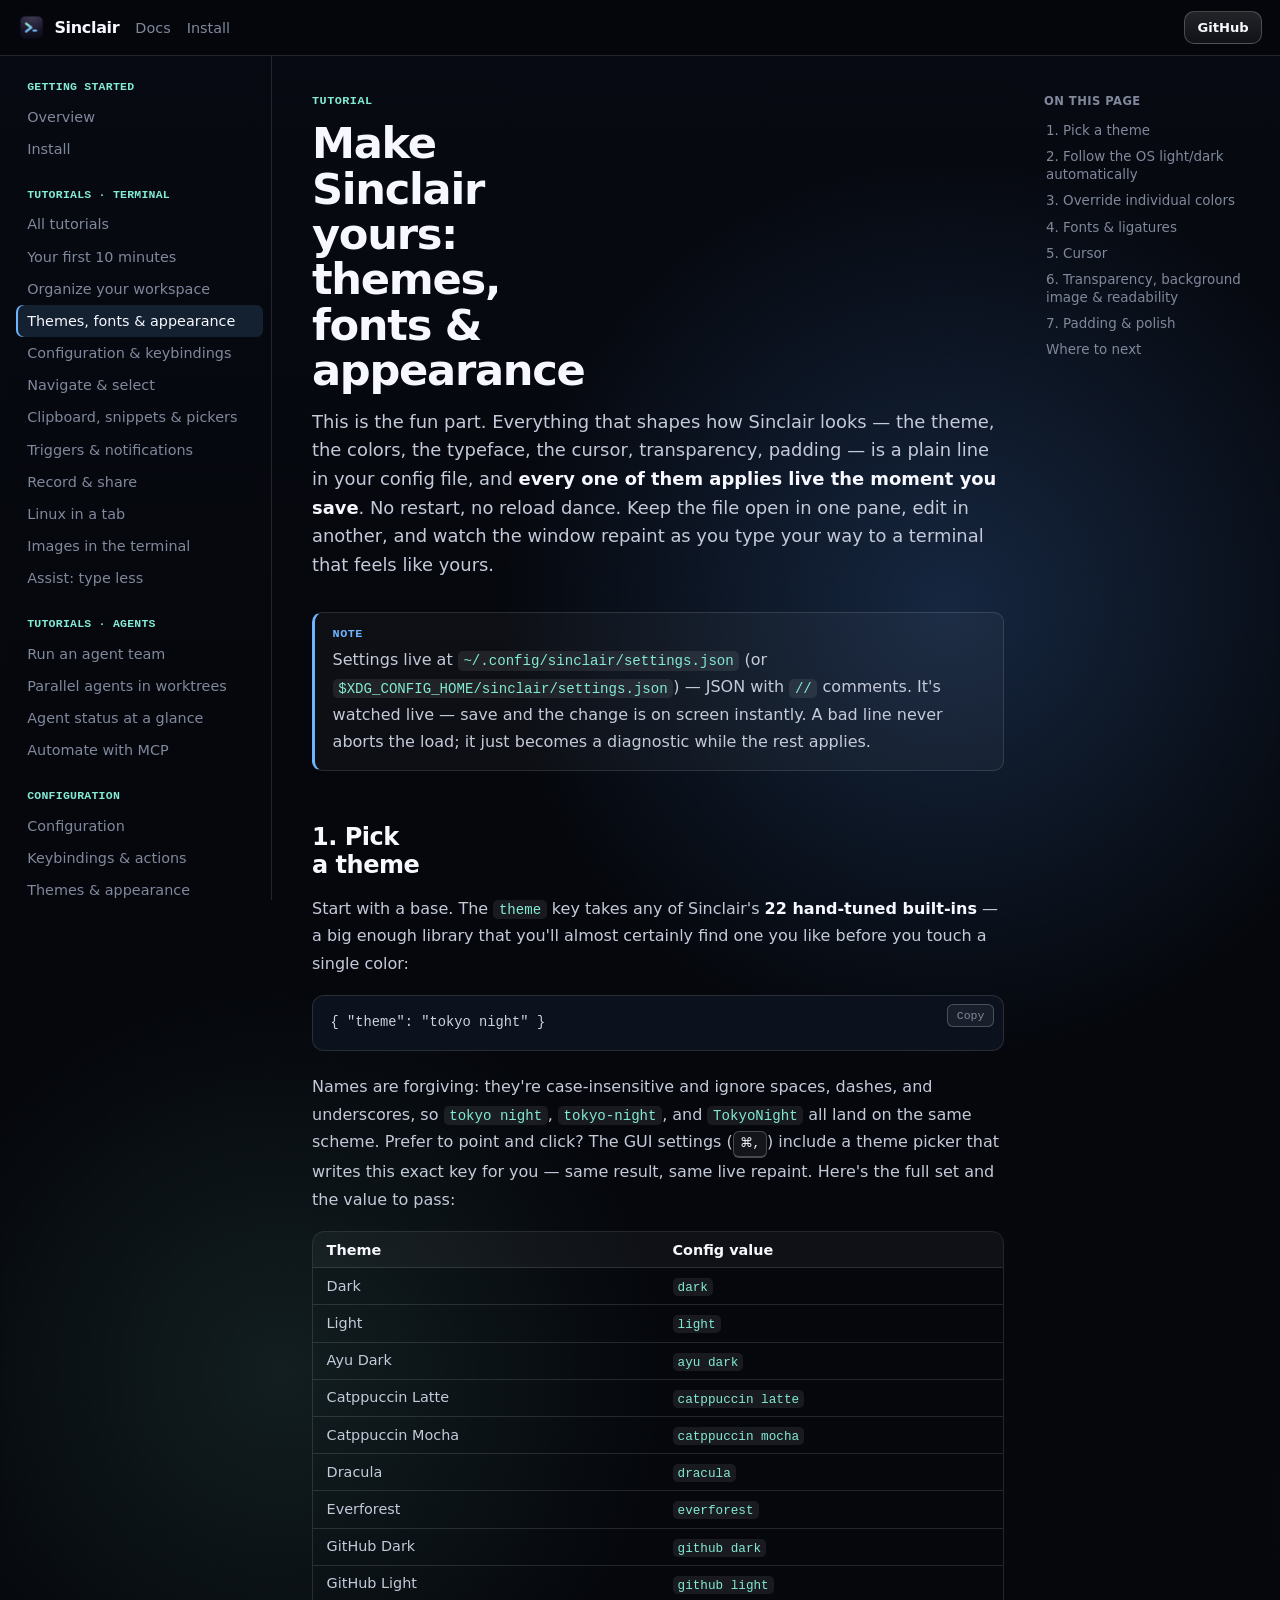
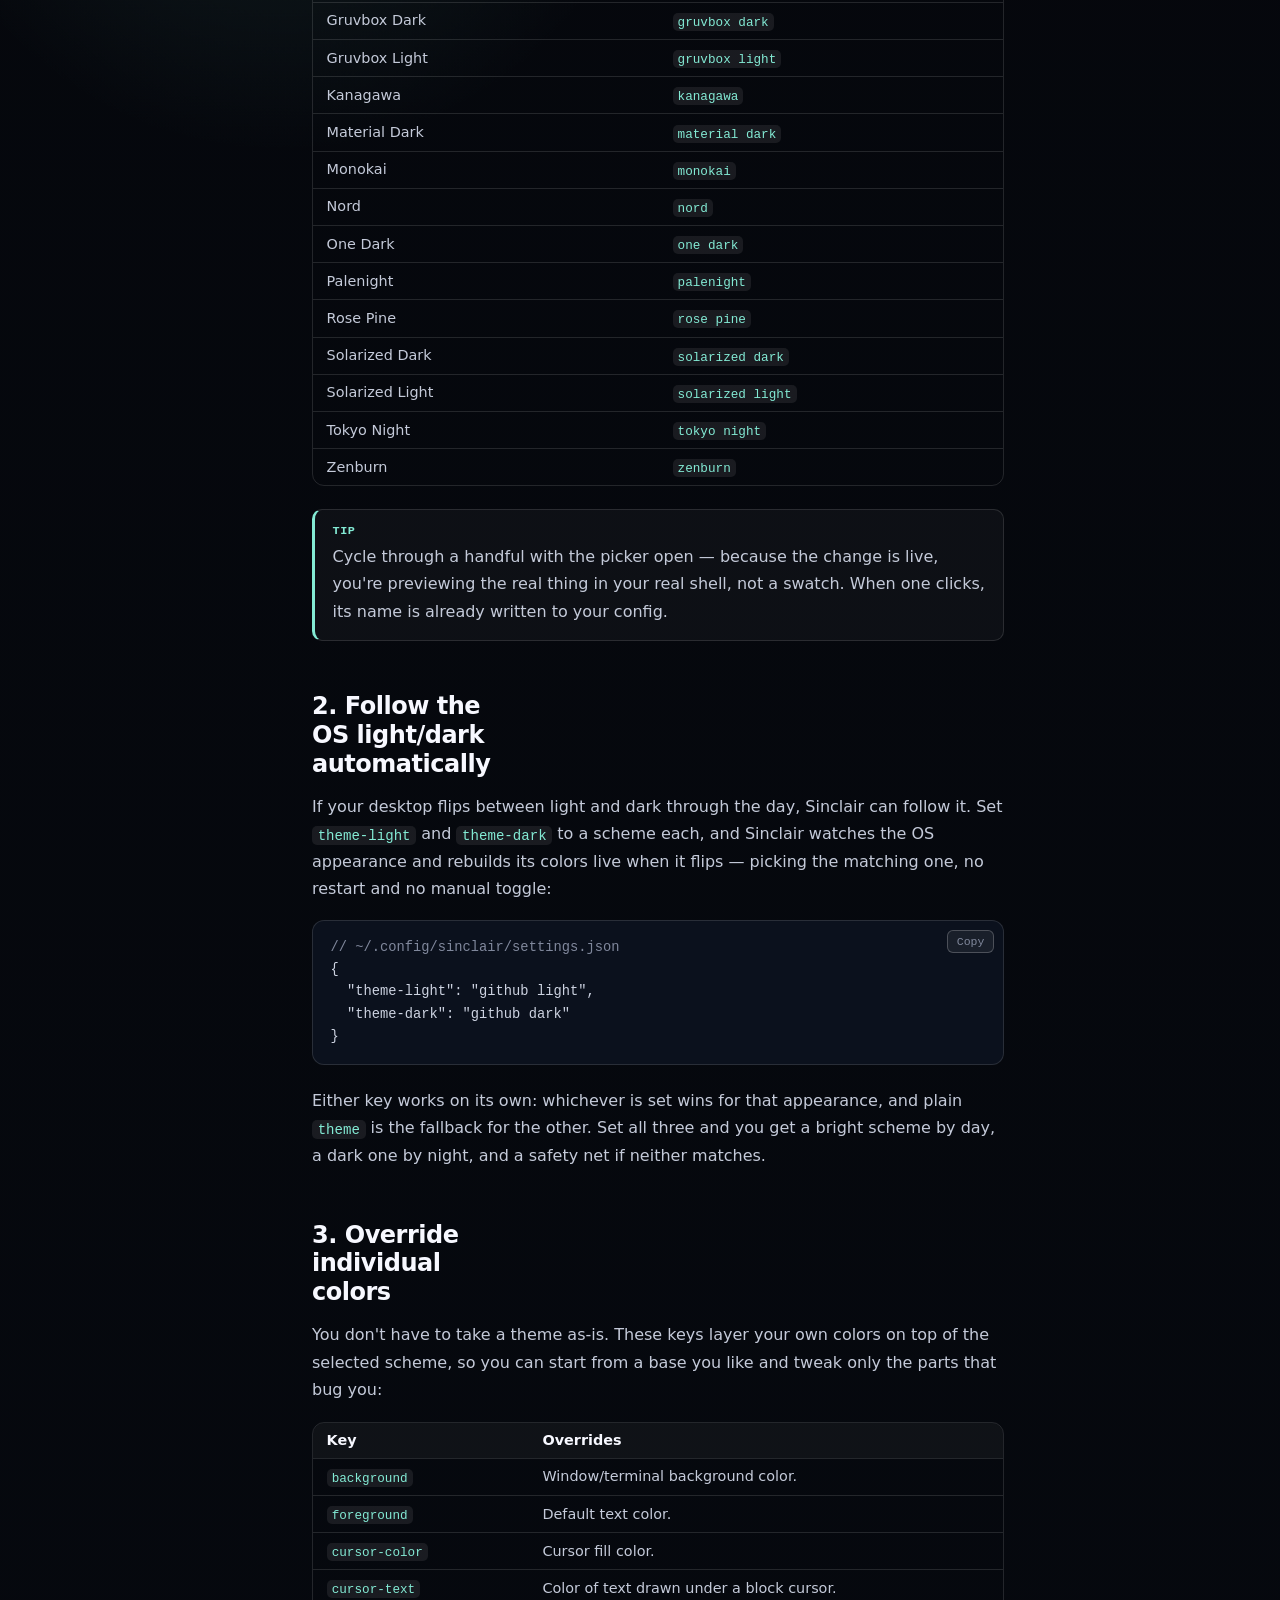
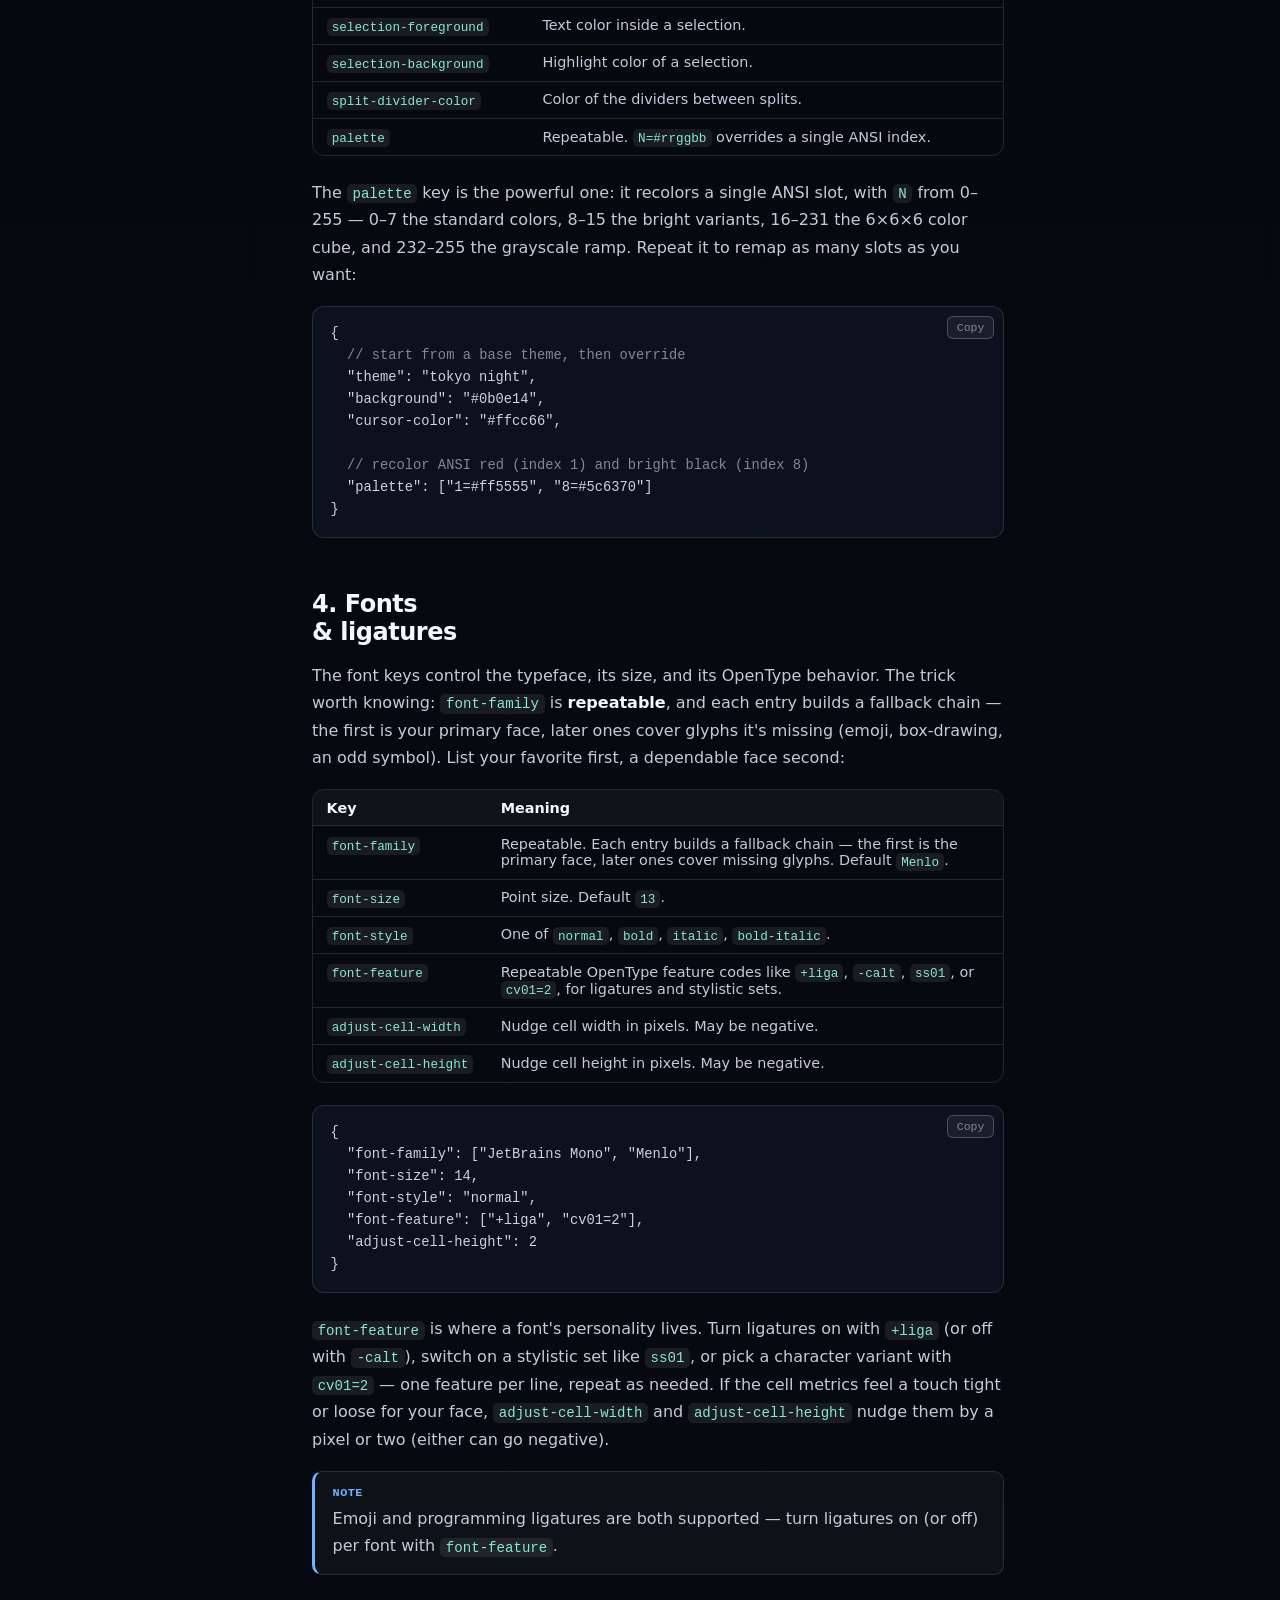
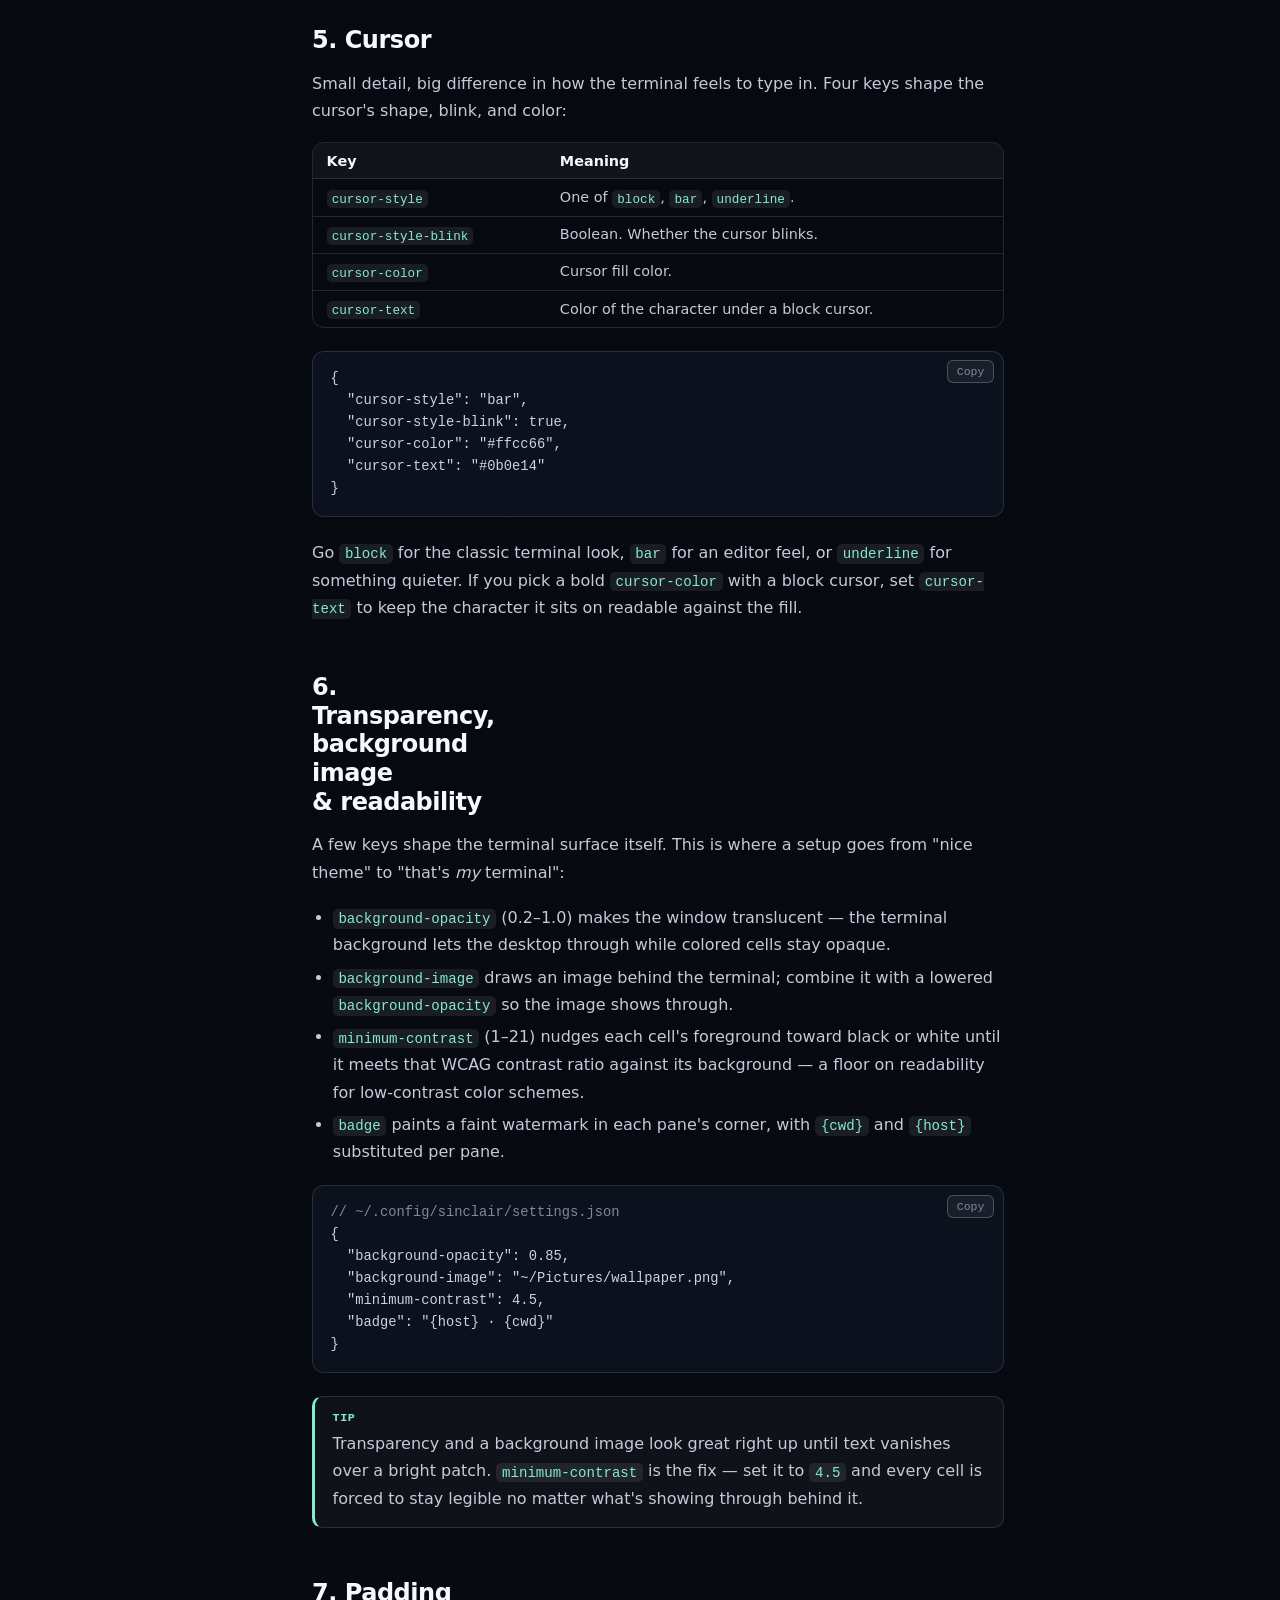
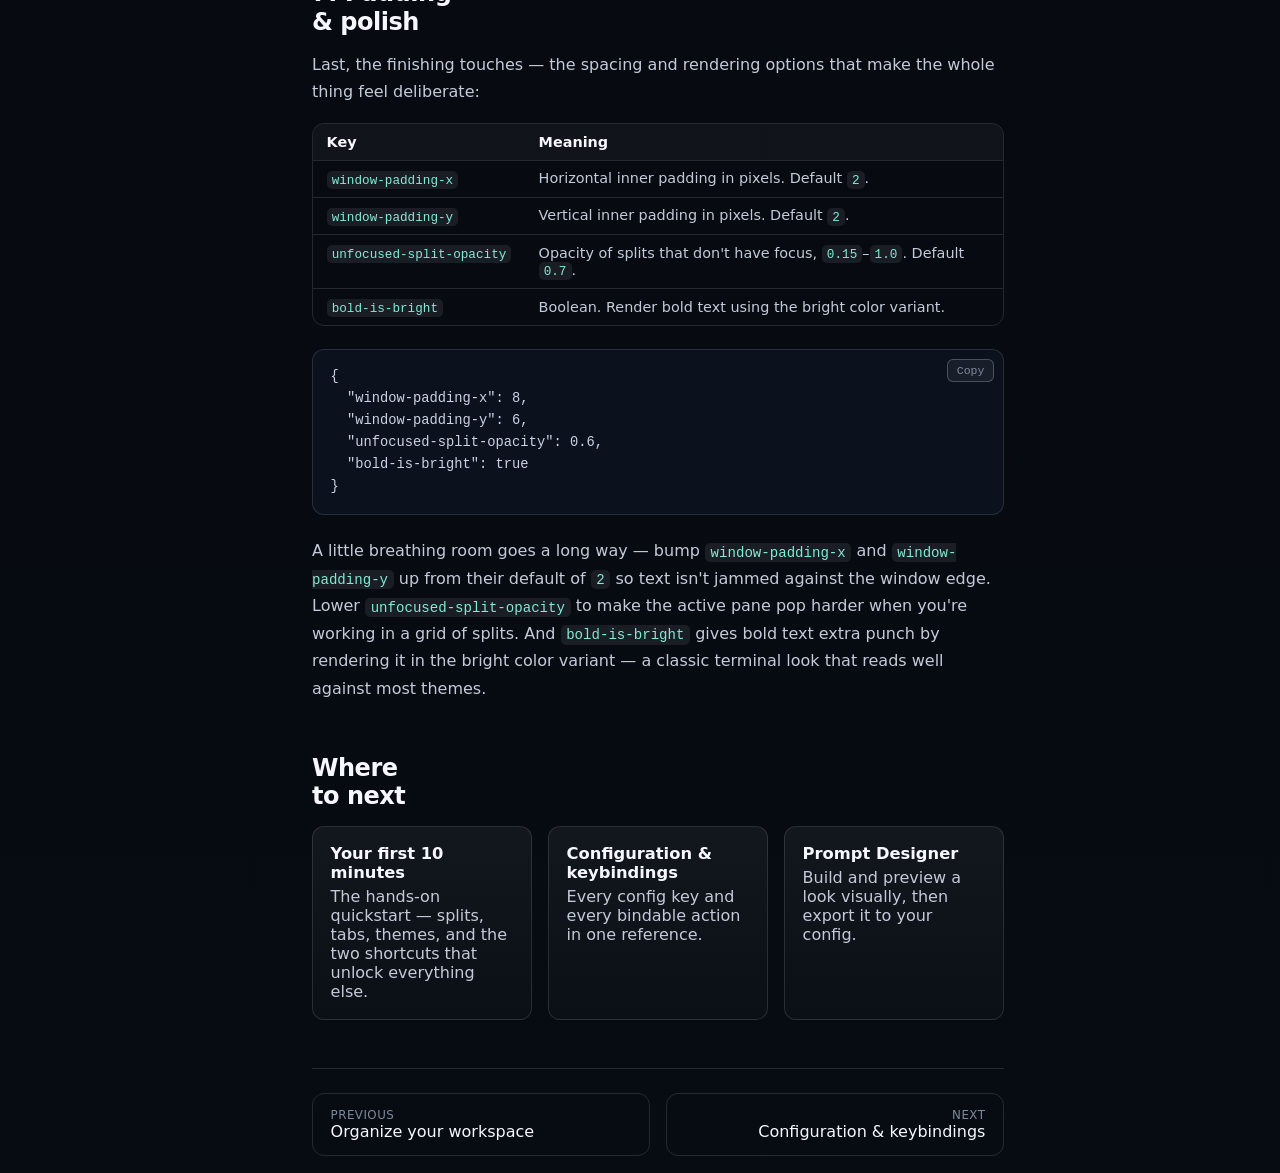
<file: appearance.html>
<!doctype html>
<html lang="en">
  <head>
    <meta charset="utf-8">
    <meta name="viewport" content="width=device-width, initial-scale=1">
    <title>Themes, fonts &amp; appearance — Sinclair docs</title>
    <meta name="description" content="A hands-on walkthrough for making Sinclair yours: pick a theme, follow the OS light/dark, override individual colors, tune fonts and ligatures, style the cursor, add transparency and a background image, and polish the padding — every setting live the moment you save.">
    <meta name="theme-color" content="#05070c">
    <link rel="icon" href="icon.png">
    <link rel="stylesheet" href="style.css">
    <link rel="stylesheet" href="docs.css">
  </head>
  <body class="docs">
    <a class="skip" href="#doc-main">Skip to content</a>
    <main id="doc-main" class="doc-main">
      <article class="doc-article" data-doc-page="appearance">
        <p class="kicker">Tutorial</p>
        <h1>Make Sinclair yours: themes, fonts &amp; appearance</h1>
        <p class="lede">
          This is the fun part. Everything that shapes how Sinclair looks — the theme, the
          colors, the typeface, the cursor, transparency, padding — is a plain line in your
          config file, and <strong>every one of them applies live the moment you save</strong>.
          No restart, no reload dance. Keep the file open in one pane, edit in another, and
          watch the window repaint as you type your way to a terminal that feels like yours.
        </p>

        <div class="callout note">
          <span class="label">Note</span>
          <p>Settings live at <code>~/.config/sinclair/settings.json</code> (or
          <code>$XDG_CONFIG_HOME/sinclair/settings.json</code>) — JSON with
          <code>//</code> comments. It's watched live — save and the
          change is on screen instantly. A bad line never aborts the load; it just becomes a
          diagnostic while the rest applies.</p>
        </div>

        <h2>1. Pick a theme</h2>
        <p>
          Start with a base. The <code>theme</code> key takes any of Sinclair's <strong>22
          hand-tuned built-ins</strong> — a big enough library that you'll almost certainly
          find one you like before you touch a single color:
        </p>
        <pre><code>{ "theme": "tokyo night" }</code></pre>
        <p>
          Names are forgiving: they're case-insensitive and ignore spaces, dashes, and
          underscores, so <code>tokyo night</code>, <code>tokyo-night</code>, and
          <code>TokyoNight</code> all land on the same scheme. Prefer to point and click? The
          GUI settings (<kbd>⌘,</kbd>) include a theme picker that writes this exact key for
          you — same result, same live repaint. Here's the full set and the value to pass:
        </p>
        <div class="tablewrap">
          <table>
            <thead>
              <tr><th>Theme</th><th>Config value</th></tr>
            </thead>
            <tbody>
              <tr><td>Dark</td><td><code>dark</code></td></tr>
              <tr><td>Light</td><td><code>light</code></td></tr>
              <tr><td>Ayu Dark</td><td><code>ayu dark</code></td></tr>
              <tr><td>Catppuccin Latte</td><td><code>catppuccin latte</code></td></tr>
              <tr><td>Catppuccin Mocha</td><td><code>catppuccin mocha</code></td></tr>
              <tr><td>Dracula</td><td><code>dracula</code></td></tr>
              <tr><td>Everforest</td><td><code>everforest</code></td></tr>
              <tr><td>GitHub Dark</td><td><code>github dark</code></td></tr>
              <tr><td>GitHub Light</td><td><code>github light</code></td></tr>
              <tr><td>Gruvbox Dark</td><td><code>gruvbox dark</code></td></tr>
              <tr><td>Gruvbox Light</td><td><code>gruvbox light</code></td></tr>
              <tr><td>Kanagawa</td><td><code>kanagawa</code></td></tr>
              <tr><td>Material Dark</td><td><code>material dark</code></td></tr>
              <tr><td>Monokai</td><td><code>monokai</code></td></tr>
              <tr><td>Nord</td><td><code>nord</code></td></tr>
              <tr><td>One Dark</td><td><code>one dark</code></td></tr>
              <tr><td>Palenight</td><td><code>palenight</code></td></tr>
              <tr><td>Rose Pine</td><td><code>rose pine</code></td></tr>
              <tr><td>Solarized Dark</td><td><code>solarized dark</code></td></tr>
              <tr><td>Solarized Light</td><td><code>solarized light</code></td></tr>
              <tr><td>Tokyo Night</td><td><code>tokyo night</code></td></tr>
              <tr><td>Zenburn</td><td><code>zenburn</code></td></tr>
            </tbody>
          </table>
        </div>
        <div class="callout tip">
          <span class="label">Tip</span>
          <p>Cycle through a handful with the picker open — because the change is live, you're
          previewing the real thing in your real shell, not a swatch. When one clicks, its
          name is already written to your config.</p>
        </div>

        <h2>2. Follow the OS light/dark automatically</h2>
        <p>
          If your desktop flips between light and dark through the day, Sinclair can follow it.
          Set <code>theme-light</code> and <code>theme-dark</code> to a scheme each, and
          Sinclair watches the OS appearance and rebuilds its colors live when it flips —
          picking the matching one, no restart and no manual toggle:
        </p>
        <pre><code><span class="c">// ~/.config/sinclair/settings.json</span>
{
  "theme-light": "github light",
  "theme-dark": "github dark"
}</code></pre>
        <p>
          Either key works on its own: whichever is set wins for that appearance, and plain
          <code>theme</code> is the fallback for the other. Set all three and you get a bright
          scheme by day, a dark one by night, and a safety net if neither matches.
        </p>

        <h2>3. Override individual colors</h2>
        <p>
          You don't have to take a theme as-is. These keys layer your own colors on top of
          the selected scheme, so you can start from a base you like and tweak only the parts
          that bug you:
        </p>
        <div class="tablewrap">
          <table>
            <thead>
              <tr><th>Key</th><th>Overrides</th></tr>
            </thead>
            <tbody>
              <tr><td><code>background</code></td><td>Window/terminal background color.</td></tr>
              <tr><td><code>foreground</code></td><td>Default text color.</td></tr>
              <tr><td><code>cursor-color</code></td><td>Cursor fill color.</td></tr>
              <tr><td><code>cursor-text</code></td><td>Color of text drawn under a block cursor.</td></tr>
              <tr><td><code>selection-foreground</code></td><td>Text color inside a selection.</td></tr>
              <tr><td><code>selection-background</code></td><td>Highlight color of a selection.</td></tr>
              <tr><td><code>split-divider-color</code></td><td>Color of the dividers between splits.</td></tr>
              <tr>
                <td><code>palette</code></td>
                <td>Repeatable. <code>N=#rrggbb</code> overrides a single ANSI index.</td>
              </tr>
            </tbody>
          </table>
        </div>
        <p>
          The <code>palette</code> key is the powerful one: it recolors a single ANSI slot,
          with <code>N</code> from 0–255 — 0–7 the standard colors, 8–15 the bright variants,
          16–231 the 6×6×6 color cube, and 232–255 the grayscale ramp. Repeat it to remap as
          many slots as you want:
        </p>
        <pre><code>{
  <span class="c">// start from a base theme, then override</span>
  "theme": "tokyo night",
  "background": "#0b0e14",
  "cursor-color": "#ffcc66",

  <span class="c">// recolor ANSI red (index 1) and bright black (index 8)</span>
  "palette": ["1=#ff5555", "8=#5c6370"]
}</code></pre>

        <h2>4. Fonts &amp; ligatures</h2>
        <p>
          The font keys control the typeface, its size, and its OpenType behavior. The trick
          worth knowing: <code>font-family</code> is <strong>repeatable</strong>, and each
          entry builds a fallback chain — the first is your primary face, later ones cover
          glyphs it's missing (emoji, box-drawing, an odd symbol). List your favorite first,
          a dependable face second:
        </p>
        <div class="tablewrap">
          <table>
            <thead>
              <tr><th>Key</th><th>Meaning</th></tr>
            </thead>
            <tbody>
              <tr><td><code>font-family</code></td><td>Repeatable. Each entry builds a fallback chain — the first is the primary face, later ones cover missing glyphs. Default <code>Menlo</code>.</td></tr>
              <tr><td><code>font-size</code></td><td>Point size. Default <code>13</code>.</td></tr>
              <tr><td><code>font-style</code></td><td>One of <code>normal</code>, <code>bold</code>, <code>italic</code>, <code>bold-italic</code>.</td></tr>
              <tr><td><code>font-feature</code></td><td>Repeatable OpenType feature codes like <code>+liga</code>, <code>-calt</code>, <code>ss01</code>, or <code>cv01=2</code>, for ligatures and stylistic sets.</td></tr>
              <tr><td><code>adjust-cell-width</code></td><td>Nudge cell width in pixels. May be negative.</td></tr>
              <tr><td><code>adjust-cell-height</code></td><td>Nudge cell height in pixels. May be negative.</td></tr>
            </tbody>
          </table>
        </div>
        <pre><code>{
  "font-family": ["JetBrains Mono", "Menlo"],
  "font-size": 14,
  "font-style": "normal",
  "font-feature": ["+liga", "cv01=2"],
  "adjust-cell-height": 2
}</code></pre>
        <p>
          <code>font-feature</code> is where a font's personality lives. Turn ligatures on
          with <code>+liga</code> (or off with <code>-calt</code>), switch on a stylistic set
          like <code>ss01</code>, or pick a character variant with <code>cv01=2</code> — one
          feature per line, repeat as needed. If the cell metrics feel a touch tight or loose
          for your face, <code>adjust-cell-width</code> and <code>adjust-cell-height</code>
          nudge them by a pixel or two (either can go negative).
        </p>
        <div class="callout note">
          <span class="label">Note</span>
          <p>Emoji and programming ligatures are both supported — turn ligatures on (or off)
          per font with <code>font-feature</code>.</p>
        </div>

        <h2>5. Cursor</h2>
        <p>
          Small detail, big difference in how the terminal feels to type in. Four keys shape
          the cursor's shape, blink, and color:
        </p>
        <div class="tablewrap">
          <table>
            <thead>
              <tr><th>Key</th><th>Meaning</th></tr>
            </thead>
            <tbody>
              <tr><td><code>cursor-style</code></td><td>One of <code>block</code>, <code>bar</code>, <code>underline</code>.</td></tr>
              <tr><td><code>cursor-style-blink</code></td><td>Boolean. Whether the cursor blinks.</td></tr>
              <tr><td><code>cursor-color</code></td><td>Cursor fill color.</td></tr>
              <tr><td><code>cursor-text</code></td><td>Color of the character under a block cursor.</td></tr>
            </tbody>
          </table>
        </div>
        <pre><code>{
  "cursor-style": "bar",
  "cursor-style-blink": true,
  "cursor-color": "#ffcc66",
  "cursor-text": "#0b0e14"
}</code></pre>
        <p>
          Go <code>block</code> for the classic terminal look, <code>bar</code> for an editor
          feel, or <code>underline</code> for something quieter. If you pick a bold
          <code>cursor-color</code> with a block cursor, set <code>cursor-text</code> to keep
          the character it sits on readable against the fill.
        </p>

        <h2>6. Transparency, background image &amp; readability</h2>
        <p>
          A few keys shape the terminal surface itself. This is where a setup goes from
          "nice theme" to "that's <em>my</em> terminal":
        </p>
        <ul>
          <li><code>background-opacity</code> (0.2–1.0) makes the window translucent — the
          terminal background lets the desktop through while colored cells stay opaque.</li>
          <li><code>background-image</code> draws an image behind the terminal; combine it
          with a lowered <code>background-opacity</code> so the image shows through.</li>
          <li><code>minimum-contrast</code> (1–21) nudges each cell's foreground toward black
          or white until it meets that WCAG contrast ratio against its background — a floor on
          readability for low-contrast color schemes.</li>
          <li><code>badge</code> paints a faint watermark in each pane's corner, with
          <code>{cwd}</code> and <code>{host}</code> substituted per pane.</li>
        </ul>
        <pre><code><span class="c">// ~/.config/sinclair/settings.json</span>
{
  "background-opacity": 0.85,
  "background-image": "~/Pictures/wallpaper.png",
  "minimum-contrast": 4.5,
  "badge": "{host} · {cwd}"
}</code></pre>
        <div class="callout tip">
          <span class="label">Tip</span>
          <p>Transparency and a background image look great right up until text vanishes over
          a bright patch. <code>minimum-contrast</code> is the fix — set it to <code>4.5</code>
          and every cell is forced to stay legible no matter what's showing through behind it.</p>
        </div>

        <h2>7. Padding &amp; polish</h2>
        <p>
          Last, the finishing touches — the spacing and rendering options that make the whole
          thing feel deliberate:
        </p>
        <div class="tablewrap">
          <table>
            <thead>
              <tr><th>Key</th><th>Meaning</th></tr>
            </thead>
            <tbody>
              <tr><td><code>window-padding-x</code></td><td>Horizontal inner padding in pixels. Default <code>2</code>.</td></tr>
              <tr><td><code>window-padding-y</code></td><td>Vertical inner padding in pixels. Default <code>2</code>.</td></tr>
              <tr><td><code>unfocused-split-opacity</code></td><td>Opacity of splits that don't have focus, <code>0.15</code>–<code>1.0</code>. Default <code>0.7</code>.</td></tr>
              <tr><td><code>bold-is-bright</code></td><td>Boolean. Render bold text using the bright color variant.</td></tr>
            </tbody>
          </table>
        </div>
        <pre><code>{
  "window-padding-x": 8,
  "window-padding-y": 6,
  "unfocused-split-opacity": 0.6,
  "bold-is-bright": true
}</code></pre>
        <p>
          A little breathing room goes a long way — bump <code>window-padding-x</code> and
          <code>window-padding-y</code> up from their default of <code>2</code> so text isn't
          jammed against the window edge. Lower <code>unfocused-split-opacity</code> to make
          the active pane pop harder when you're working in a grid of splits. And
          <code>bold-is-bright</code> gives bold text extra punch by rendering it in the
          bright color variant — a classic terminal look that reads well against most themes.
        </p>

        <h2>Where to next</h2>
        <div class="cards">
          <a href="quickstart.html"><strong>Your first 10 minutes</strong>The hands-on quickstart — splits, tabs, themes, and the two shortcuts that unlock everything else.</a>
          <a href="configkeys.html"><strong>Configuration &amp; keybindings</strong>Every config key and every bindable action in one reference.</a>
          <a href="designer.html"><strong>Prompt Designer</strong>Build and preview a look visually, then export it to your config.</a>
        </div>
      </article>
    </main>
    <script type="module" src="docs.js"></script>
  </body>
</html>
</file>
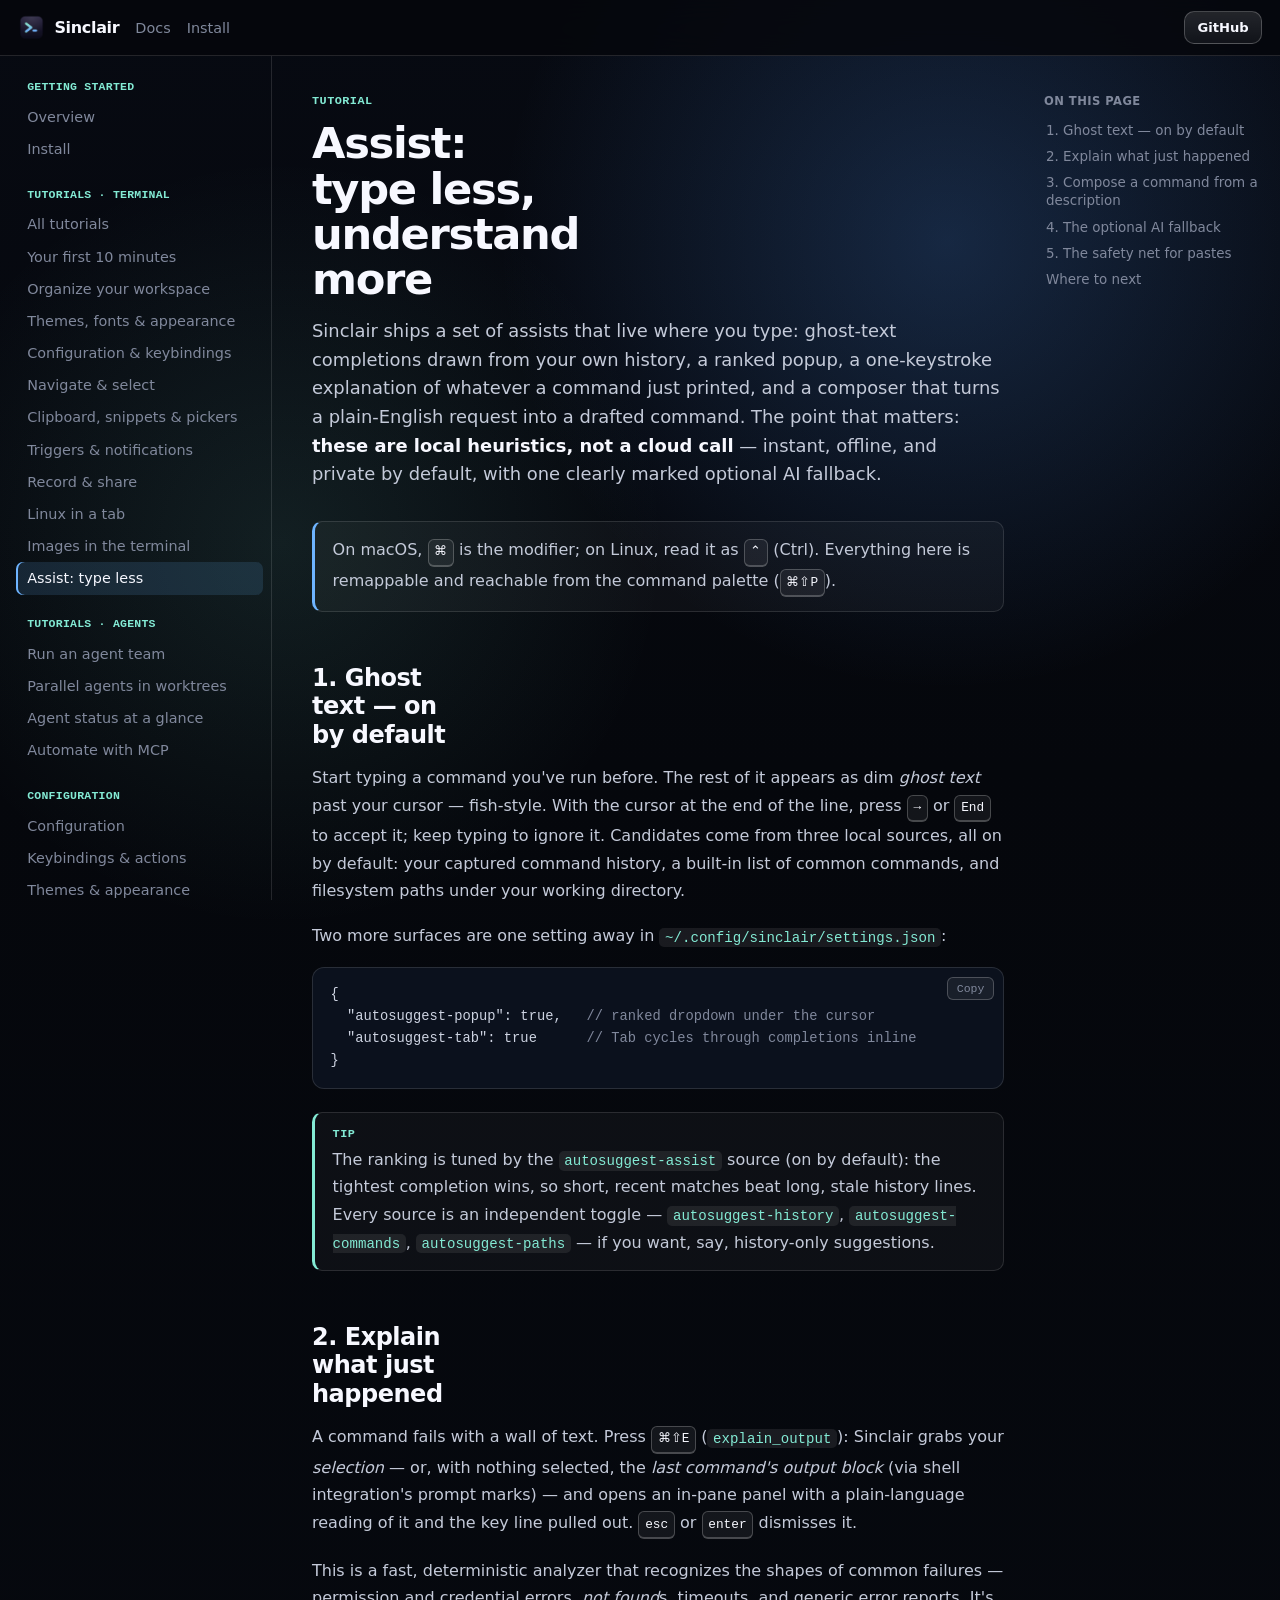
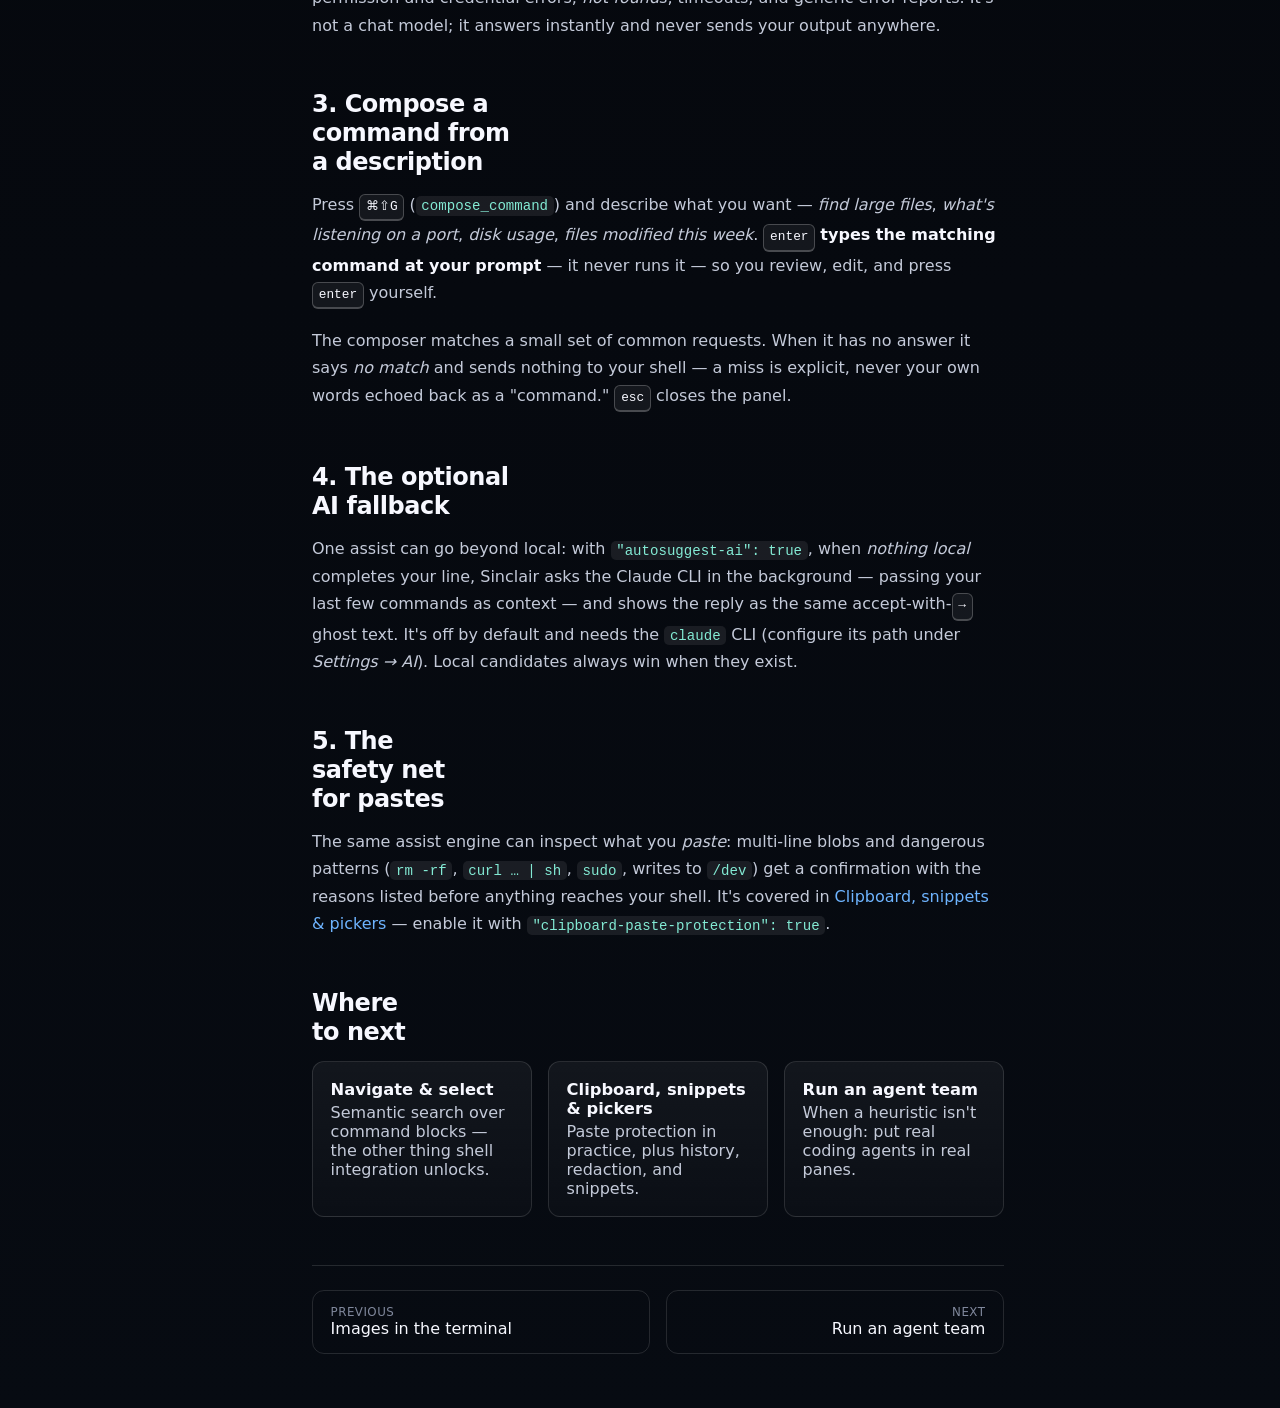
<file: assist.html>
<!doctype html>
<html lang="en">
  <head>
    <meta charset="utf-8">
    <meta name="viewport" content="width=device-width, initial-scale=1">
    <title>Assist: type less, understand more — Sinclair docs</title>
    <meta name="description" content="Fish-style ghost text, a completion popup, Tab cycling, plain-language explanations of command output, and composing commands from a description — all local, instant, and offline.">
    <meta name="theme-color" content="#05070c">
    <link rel="icon" href="icon.png">
    <link rel="stylesheet" href="style.css">
    <link rel="stylesheet" href="docs.css">
  </head>
  <body class="docs">
    <a class="skip" href="#doc-main">Skip to content</a>
    <main id="doc-main" class="doc-main">
      <article class="doc-article" data-doc-page="assist">
        <p class="kicker">Tutorial</p>
        <h1>Assist: type less, understand more</h1>
        <p class="lede">
          Sinclair ships a set of assists that live where you type: ghost-text completions
          drawn from your own history, a ranked popup, a one-keystroke explanation of whatever
          a command just printed, and a composer that turns a plain-English request into a
          drafted command. The point that matters: <strong>these are local heuristics, not a
          cloud call</strong> — instant, offline, and private by default, with one clearly
          marked optional AI fallback.
        </p>

        <div class="callout note">
          <p>On macOS, <kbd>⌘</kbd> is the modifier; on Linux, read it as <kbd>⌃</kbd> (Ctrl).
          Everything here is remappable and reachable from the command palette
          (<kbd>⌘⇧P</kbd>).</p>
        </div>

        <h2>1. Ghost text — on by default</h2>
        <p>
          Start typing a command you've run before. The rest of it appears as dim
          <em>ghost text</em> past your cursor — fish-style. With the cursor at the end of the
          line, press <kbd>→</kbd> or <kbd>End</kbd> to accept it; keep typing to ignore it.
          Candidates come from three local sources, all on by default: your captured command
          history, a built-in list of common commands, and filesystem paths under your working
          directory.
        </p>
        <p>
          Two more surfaces are one setting away in
          <code>~/.config/sinclair/settings.json</code>:
        </p>
        <pre><code>{
  "autosuggest-popup": true,   <span class="c">// ranked dropdown under the cursor</span>
  "autosuggest-tab": true      <span class="c">// Tab cycles through completions inline</span>
}</code></pre>
        <div class="callout tip">
          <span class="label">Tip</span>
          <p>The ranking is tuned by the <code>autosuggest-assist</code> source (on by
          default): the tightest completion wins, so short, recent matches beat long, stale
          history lines. Every source is an independent toggle — <code>autosuggest-history</code>,
          <code>autosuggest-commands</code>, <code>autosuggest-paths</code> — if you want, say,
          history-only suggestions.</p>
        </div>

        <h2>2. Explain what just happened</h2>
        <p>
          A command fails with a wall of text. Press <kbd>⌘⇧E</kbd>
          (<code>explain_output</code>): Sinclair grabs your <em>selection</em> — or, with
          nothing selected, the <em>last command's output block</em> (via shell integration's
          prompt marks) — and opens an in-pane panel with a plain-language reading of it and
          the key line pulled out. <kbd>esc</kbd> or <kbd>enter</kbd> dismisses it.
        </p>
        <p>
          This is a fast, deterministic analyzer that recognizes the shapes of common failures
          — permission and credential errors, <em>not found</em>s, timeouts, and generic error
          reports. It's not a chat model; it answers instantly and never sends your output
          anywhere.
        </p>

        <h2>3. Compose a command from a description</h2>
        <p>
          Press <kbd>⌘⇧G</kbd> (<code>compose_command</code>) and describe what you want —
          <em>find large files</em>, <em>what's listening on a port</em>, <em>disk usage</em>,
          <em>files modified this week</em>. <kbd>enter</kbd> <strong>types the matching
          command at your prompt</strong> — it never runs it — so you review, edit, and press
          <kbd>enter</kbd> yourself.
        </p>
        <p>
          The composer matches a small set of common requests. When it has no answer it says
          <em>no match</em> and sends nothing to your shell — a miss is explicit, never your
          own words echoed back as a "command." <kbd>esc</kbd> closes the panel.
        </p>

        <h2>4. The optional AI fallback</h2>
        <p>
          One assist can go beyond local: with <code>"autosuggest-ai": true</code>, when
          <em>nothing local</em> completes your line, Sinclair asks the Claude CLI in the
          background — passing your last few commands as context — and shows the reply as the
          same accept-with-<kbd>→</kbd> ghost text. It's off by default and needs the
          <code>claude</code> CLI (configure its path under <em>Settings → AI</em>). Local
          candidates always win when they exist.
        </p>

        <h2>5. The safety net for pastes</h2>
        <p>
          The same assist engine can inspect what you <em>paste</em>: multi-line blobs and
          dangerous patterns (<code>rm -rf</code>, <code>curl … | sh</code>, <code>sudo</code>,
          writes to <code>/dev</code>) get a confirmation with the reasons listed before
          anything reaches your shell. It's covered in
          <a href="clipboard.html">Clipboard, snippets &amp; pickers</a> — enable it with
          <code>"clipboard-paste-protection": true</code>.
        </p>

        <h2>Where to next</h2>
        <div class="cards">
          <a href="navigate.html"><strong>Navigate &amp; select</strong>Semantic search over command blocks — the other thing shell integration unlocks.</a>
          <a href="clipboard.html"><strong>Clipboard, snippets &amp; pickers</strong>Paste protection in practice, plus history, redaction, and snippets.</a>
          <a href="agentteams.html"><strong>Run an agent team</strong>When a heuristic isn't enough: put real coding agents in real panes.</a>
        </div>
      </article>
    </main>
    <script type="module" src="docs.js"></script>
  </body>
</html>
</file>
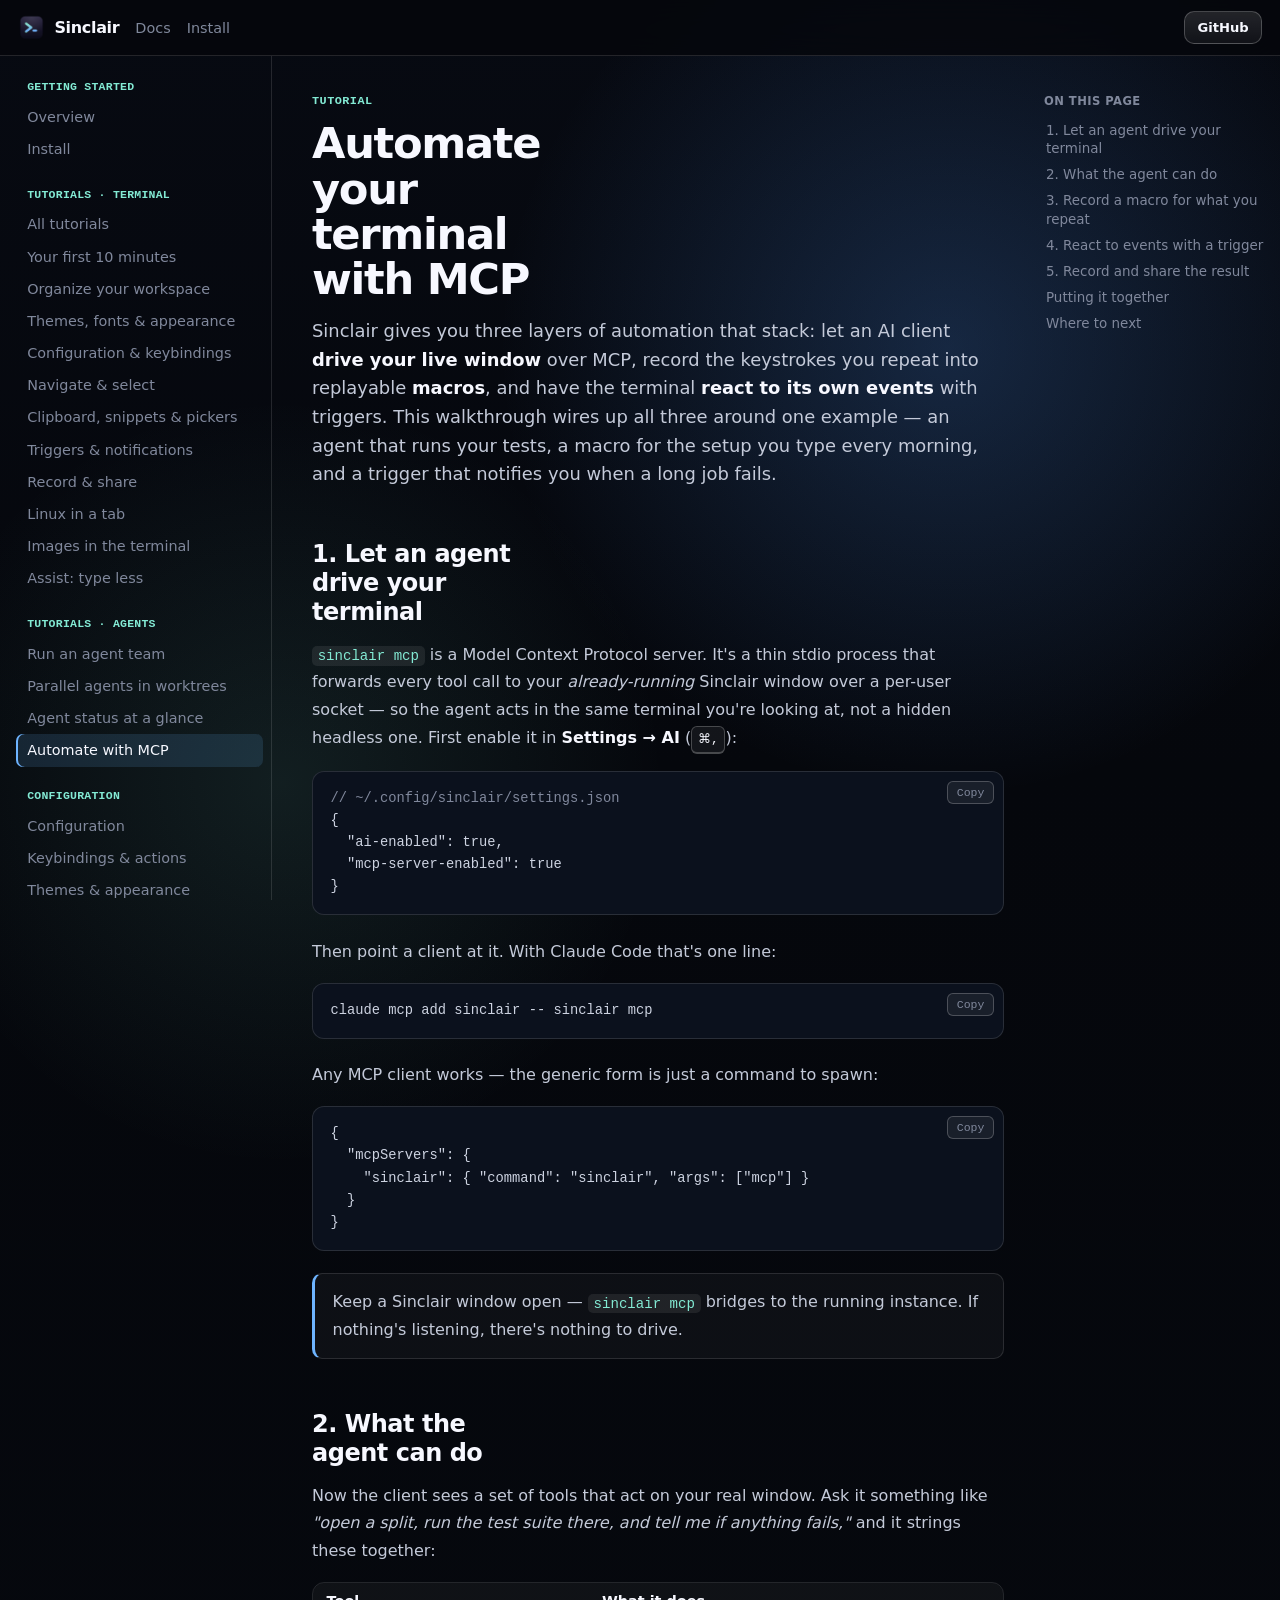
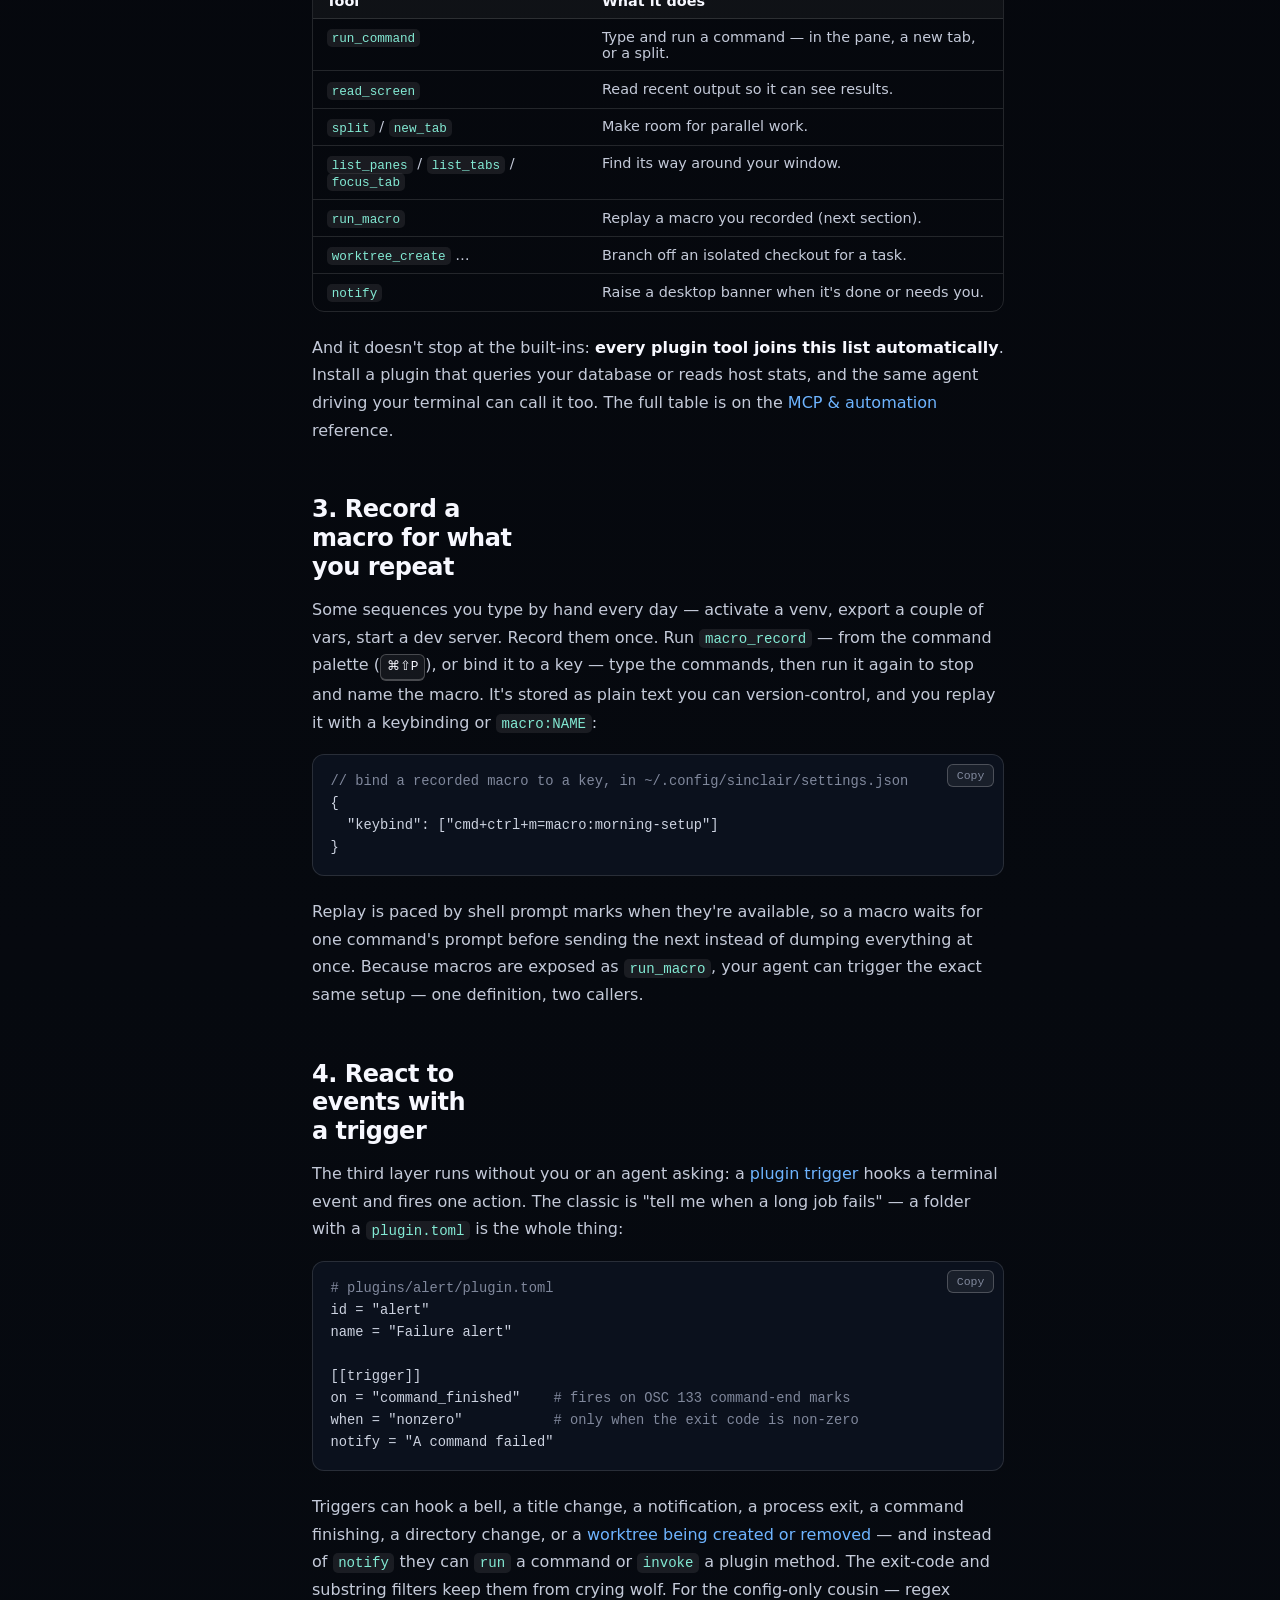
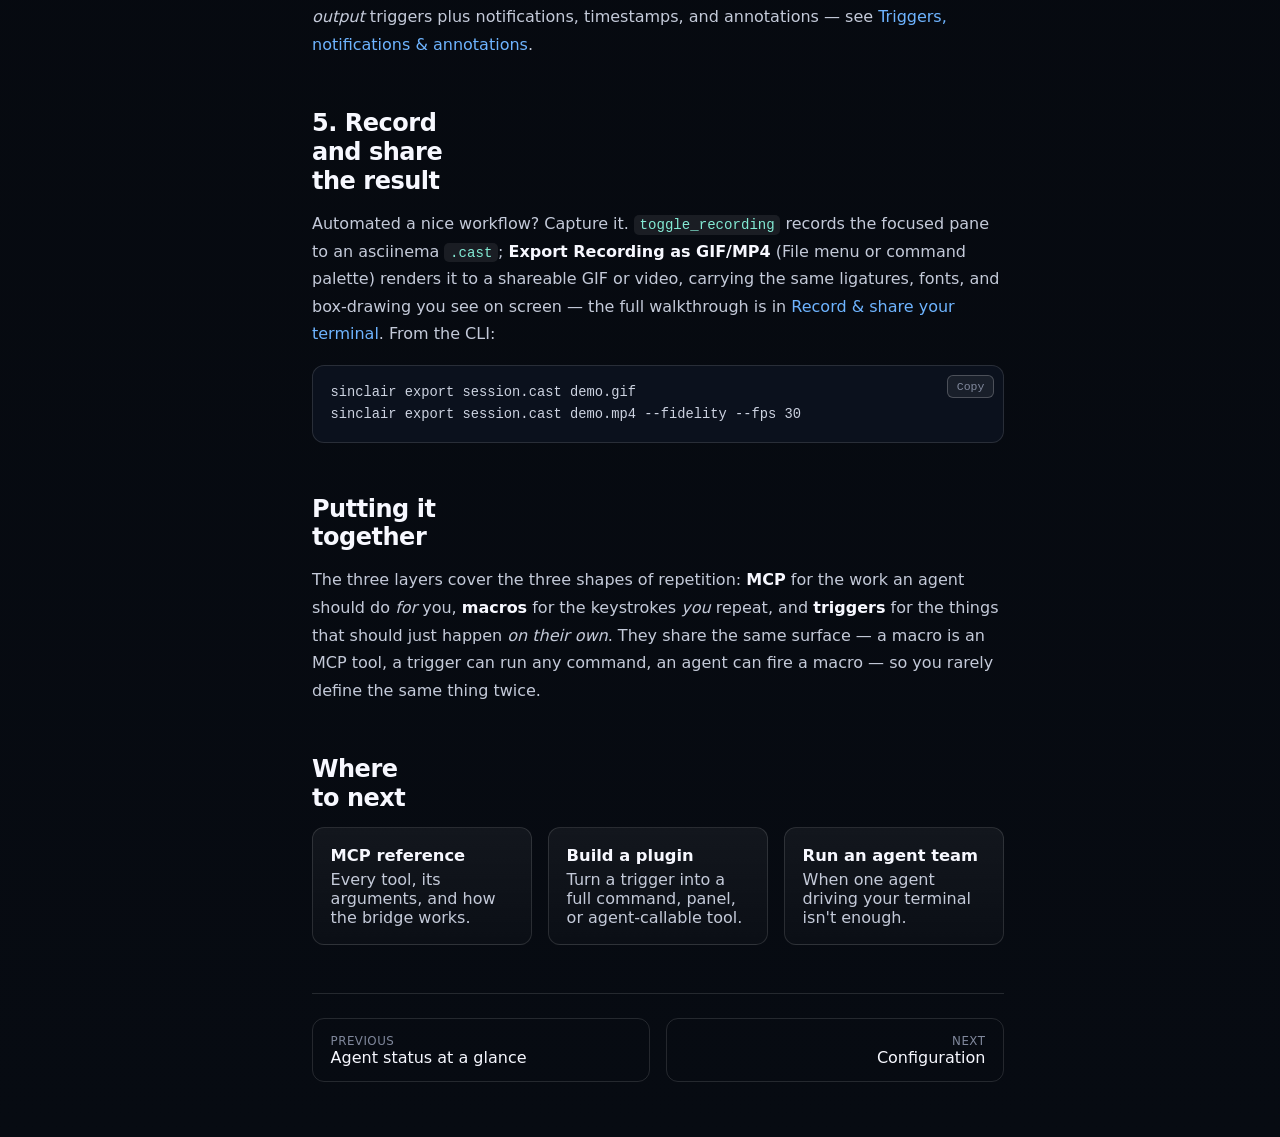
<file: automation.html>
<!doctype html>
<html lang="en">
  <head>
    <meta charset="utf-8">
    <meta name="viewport" content="width=device-width, initial-scale=1">
    <title>Automate your terminal — Sinclair docs</title>
    <meta name="description" content="Three ways to automate Sinclair: let an MCP client drive your live window, record and replay command macros, and react to terminal events with triggers.">
    <meta name="theme-color" content="#05070c">
    <link rel="icon" href="icon.png">
    <link rel="stylesheet" href="style.css">
    <link rel="stylesheet" href="docs.css">
  </head>
  <body class="docs">
    <a class="skip" href="#doc-main">Skip to content</a>
    <main id="doc-main" class="doc-main">
      <article class="doc-article" data-doc-page="automation">
        <p class="kicker">Tutorial</p>
        <h1>Automate your terminal with MCP</h1>
        <p class="lede">
          Sinclair gives you three layers of automation that stack: let an AI client
          <strong>drive your live window</strong> over MCP, record the keystrokes you repeat
          into replayable <strong>macros</strong>, and have the terminal <strong>react to its
          own events</strong> with triggers. This walkthrough wires up all three around one
          example — an agent that runs your tests, a macro for the setup you type every
          morning, and a trigger that notifies you when a long job fails.
        </p>

        <h2>1. Let an agent drive your terminal</h2>
        <p>
          <code>sinclair mcp</code> is a Model Context Protocol server. It's a thin stdio
          process that forwards every tool call to your <em>already-running</em> Sinclair
          window over a per-user socket — so the agent acts in the same terminal you're
          looking at, not a hidden headless one. First enable it in
          <strong>Settings → AI</strong> (<kbd>⌘,</kbd>):
        </p>
        <pre><code><span class="c">// ~/.config/sinclair/settings.json</span>
{
  "ai-enabled": true,
  "mcp-server-enabled": true
}</code></pre>
        <p>Then point a client at it. With Claude Code that's one line:</p>
        <pre><code>claude mcp add sinclair -- sinclair mcp</code></pre>
        <p>Any MCP client works — the generic form is just a command to spawn:</p>
        <pre><code>{
  "mcpServers": {
    "sinclair": { "command": "sinclair", "args": ["mcp"] }
  }
}</code></pre>
        <div class="callout note">
          <p>Keep a Sinclair window open — <code>sinclair mcp</code> bridges to the running
          instance. If nothing's listening, there's nothing to drive.</p>
        </div>

        <h2>2. What the agent can do</h2>
        <p>
          Now the client sees a set of tools that act on your real window. Ask it something
          like <em>"open a split, run the test suite there, and tell me if anything fails,"</em>
          and it strings these together:
        </p>
        <div class="tablewrap">
          <table>
            <thead><tr><th>Tool</th><th>What it does</th></tr></thead>
            <tbody>
              <tr><td><code>run_command</code></td><td>Type and run a command — in the pane, a new tab, or a split.</td></tr>
              <tr><td><code>read_screen</code></td><td>Read recent output so it can see results.</td></tr>
              <tr><td><code>split</code> / <code>new_tab</code></td><td>Make room for parallel work.</td></tr>
              <tr><td><code>list_panes</code> / <code>list_tabs</code> / <code>focus_tab</code></td><td>Find its way around your window.</td></tr>
              <tr><td><code>run_macro</code></td><td>Replay a macro you recorded (next section).</td></tr>
              <tr><td><code>worktree_create</code> …</td><td>Branch off an isolated checkout for a task.</td></tr>
              <tr><td><code>notify</code></td><td>Raise a desktop banner when it's done or needs you.</td></tr>
            </tbody>
          </table>
        </div>
        <p>
          And it doesn't stop at the built-ins: <strong>every plugin tool joins this list
          automatically</strong>. Install a plugin that queries your database or reads host
          stats, and the same agent driving your terminal can call it too. The full table is
          on the <a href="mcp.html">MCP &amp; automation</a> reference.
        </p>

        <h2>3. Record a macro for what you repeat</h2>
        <p>
          Some sequences you type by hand every day — activate a venv, export a couple of
          vars, start a dev server. Record them once. Run <code>macro_record</code> — from the command palette
          (<kbd>⌘⇧P</kbd>), or bind it to a key — type the commands, then run it again to
          stop and name the macro.
          It's stored as plain text you can version-control, and you replay it with a
          keybinding or <code>macro:NAME</code>:
        </p>
        <pre><code><span class="c">// bind a recorded macro to a key, in ~/.config/sinclair/settings.json</span>
{
  "keybind": ["cmd+ctrl+m=macro:morning-setup"]
}</code></pre>
        <p>
          Replay is paced by shell prompt marks when they're available, so a macro waits for
          one command's prompt before sending the next instead of dumping everything at once.
          Because macros are exposed as <code>run_macro</code>, your agent can trigger the
          exact same setup — one definition, two callers.
        </p>

        <h2>4. React to events with a trigger</h2>
        <p>
          The third layer runs without you or an agent asking: a <a href="plugins.html">plugin
          trigger</a> hooks a terminal event and fires one action. The classic is "tell me
          when a long job fails" — a folder with a <code>plugin.toml</code> is the whole thing:
        </p>
        <pre><code><span class="c"># plugins/alert/plugin.toml</span>
id = "alert"
name = "Failure alert"

[[trigger]]
on = "command_finished"    <span class="c"># fires on OSC 133 command-end marks</span>
when = "nonzero"           <span class="c"># only when the exit code is non-zero</span>
notify = "A command failed"</code></pre>
        <p>
          Triggers can hook a bell, a title change, a notification, a process exit, a command
          finishing, a directory change, or a <a href="workspace.html#worktrees">worktree
          being created or removed</a> — and instead of <code>notify</code> they can
          <code>run</code> a command or <code>invoke</code> a plugin method. The exit-code and
          substring filters keep them from crying wolf. For the config-only cousin — regex
          <em>output</em> triggers plus notifications, timestamps, and annotations — see
          <a href="awareness.html">Triggers, notifications &amp; annotations</a>.
        </p>

        <h2>5. Record and share the result</h2>
        <p>
          Automated a nice workflow? Capture it. <code>toggle_recording</code> records the
          focused pane to an asciinema <code>.cast</code>; <strong>Export Recording as
          GIF/MP4</strong> (File menu or command palette) renders it to a shareable GIF or
          video, carrying the
          same ligatures, fonts, and box-drawing you see on screen — the full walkthrough is
          in <a href="recording.html">Record &amp; share your terminal</a>. From the CLI:
        </p>
        <pre><code>sinclair export session.cast demo.gif
sinclair export session.cast demo.mp4 --fidelity --fps 30</code></pre>

        <h2>Putting it together</h2>
        <p>
          The three layers cover the three shapes of repetition: <strong>MCP</strong> for the
          work an agent should do <em>for</em> you, <strong>macros</strong> for the keystrokes
          <em>you</em> repeat, and <strong>triggers</strong> for the things that should just
          happen <em>on their own</em>. They share the same surface — a macro is an MCP tool,
          a trigger can run any command, an agent can fire a macro — so you rarely define the
          same thing twice.
        </p>

        <h2>Where to next</h2>
        <div class="cards">
          <a href="mcp.html"><strong>MCP reference</strong>Every tool, its arguments, and how the bridge works.</a>
          <a href="plugintutorial.html"><strong>Build a plugin</strong>Turn a trigger into a full command, panel, or agent-callable tool.</a>
          <a href="agentteams.html"><strong>Run an agent team</strong>When one agent driving your terminal isn't enough.</a>
        </div>
      </article>
    </main>
    <script type="module" src="docs.js"></script>
  </body>
</html>
</file>
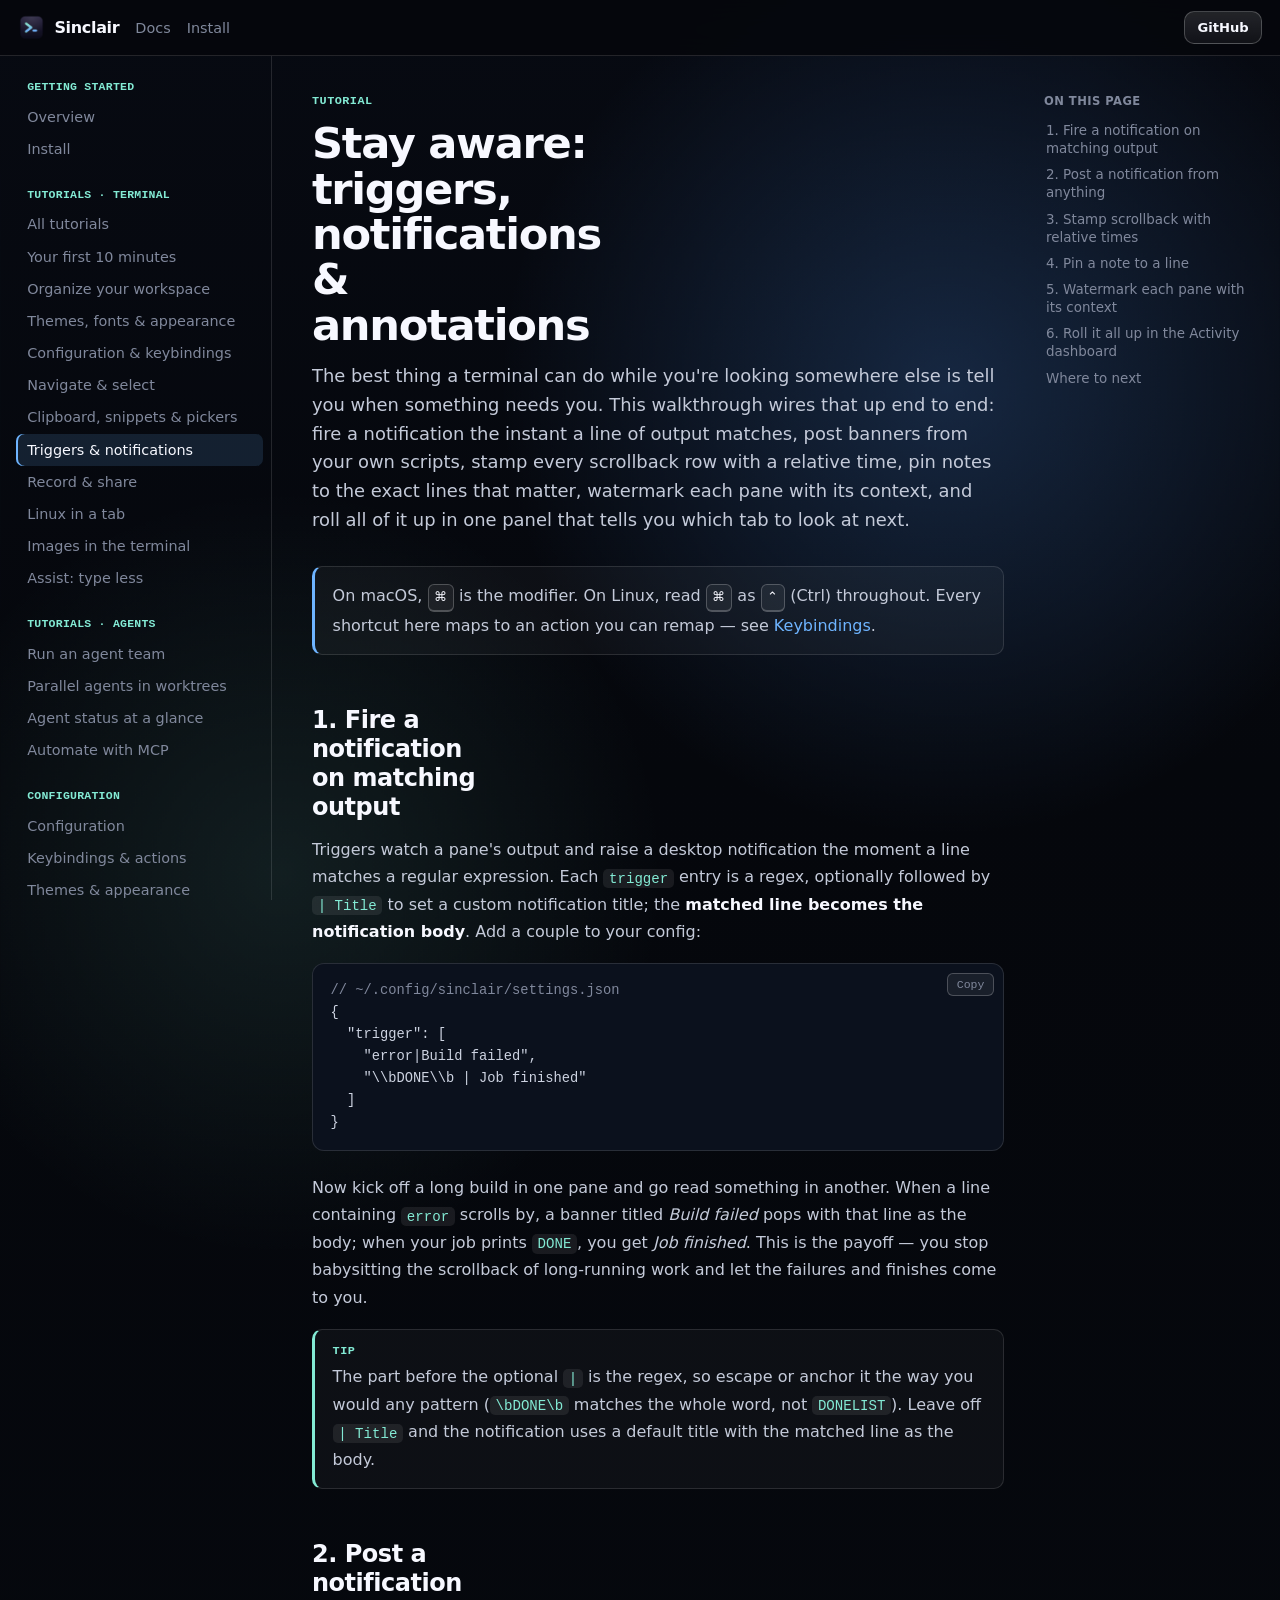
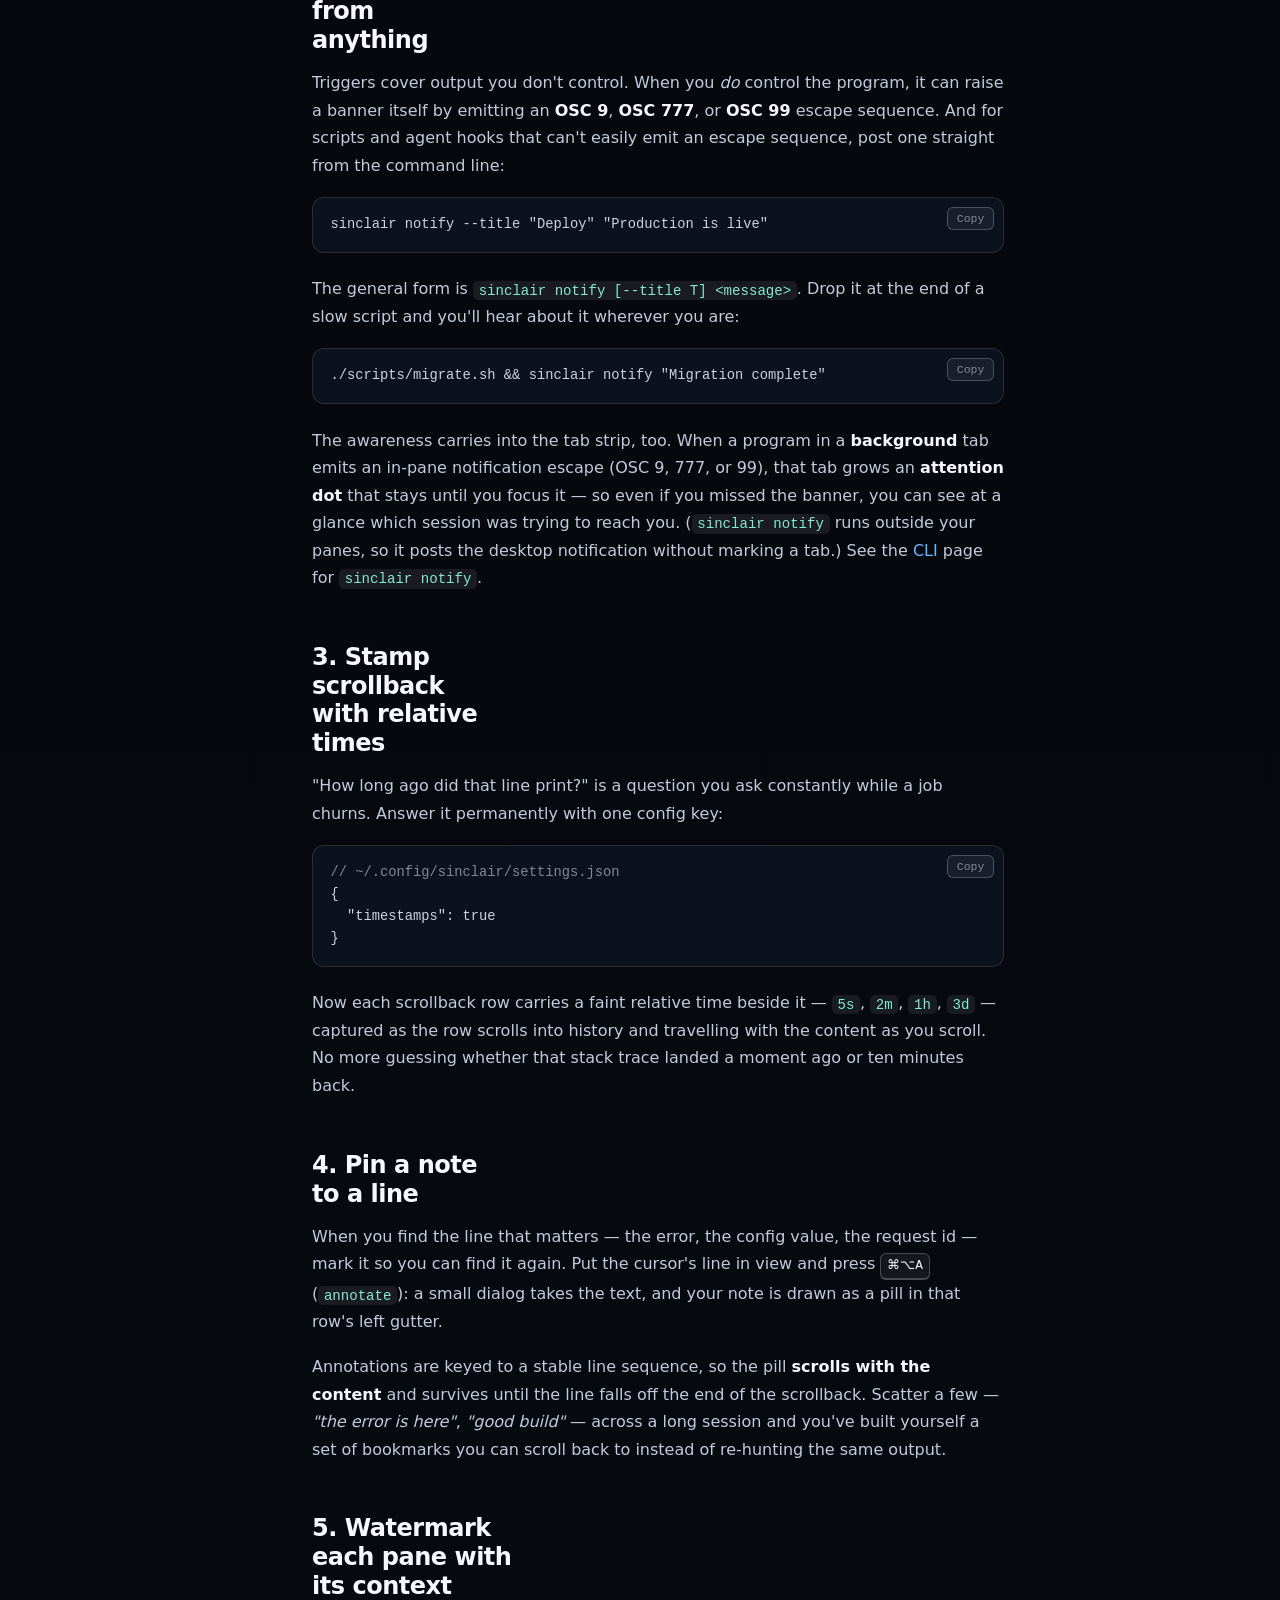
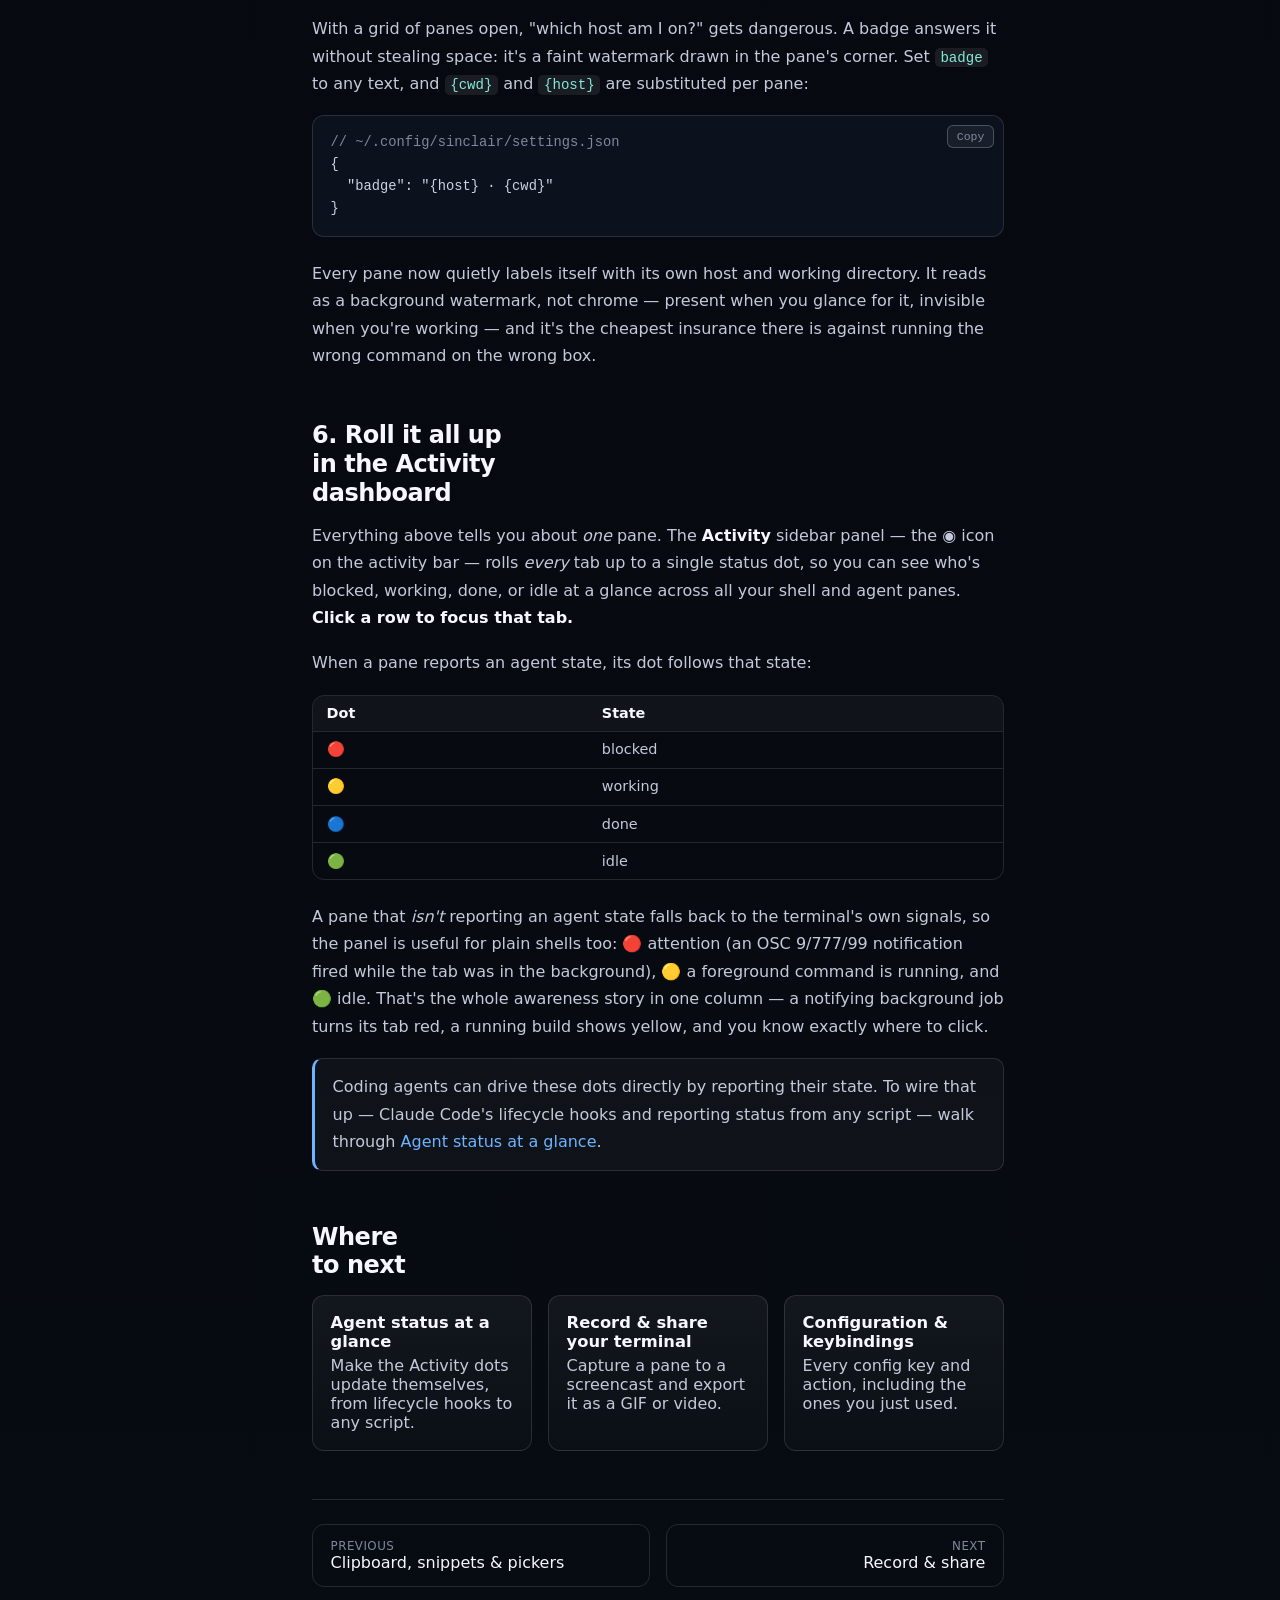
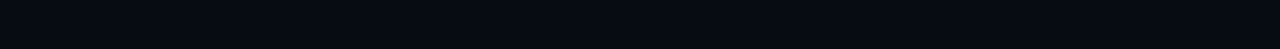
<file: awareness.html>
<!doctype html>
<html lang="en">
  <head>
    <meta charset="utf-8">
    <meta name="viewport" content="width=device-width, initial-scale=1">
    <title>Triggers, notifications &amp; annotations — Sinclair docs</title>
    <meta name="description" content="Stay aware of what your terminal is doing: fire notifications on output triggers, post banners from a script, stamp scrollback with relative times, pin line annotations, watermark panes, and roll every tab up in the Activity dashboard.">
    <meta name="theme-color" content="#05070c">
    <link rel="icon" href="icon.png">
    <link rel="stylesheet" href="style.css">
    <link rel="stylesheet" href="docs.css">
  </head>
  <body class="docs">
    <a class="skip" href="#doc-main">Skip to content</a>
    <main id="doc-main" class="doc-main">
      <article class="doc-article" data-doc-page="awareness">
        <p class="kicker">Tutorial</p>
        <h1>Stay aware: triggers, notifications &amp; annotations</h1>
        <p class="lede">
          The best thing a terminal can do while you're looking somewhere else is tell you
          when something needs you. This walkthrough wires that up end to end: fire a
          notification the instant a line of output matches, post banners from your own
          scripts, stamp every scrollback row with a relative time, pin notes to the exact
          lines that matter, watermark each pane with its context, and roll all of it up in
          one panel that tells you which tab to look at next.
        </p>

        <div class="callout note">
          <p>On macOS, <kbd>⌘</kbd> is the modifier. On Linux, read <kbd>⌘</kbd> as
          <kbd>⌃</kbd> (Ctrl) throughout. Every shortcut here maps to an action you can
          remap — see <a href="keybindings.html">Keybindings</a>.</p>
        </div>

        <h2>1. Fire a notification on matching output</h2>
        <p>
          Triggers watch a pane's output and raise a desktop notification the moment a line
          matches a regular expression. Each <code>trigger</code> entry is a
          regex, optionally followed by <code>| Title</code> to set a custom notification
          title; the <strong>matched line becomes the notification body</strong>. Add a
          couple to your config:
        </p>
        <pre><code><span class="c">// ~/.config/sinclair/settings.json</span>
{
  "trigger": [
    "error|Build failed",
    "\\bDONE\\b | Job finished"
  ]
}</code></pre>
        <p>
          Now kick off a long build in one pane and go read something in another. When a line
          containing <code>error</code> scrolls by, a banner titled <em>Build failed</em> pops
          with that line as the body; when your job prints <code>DONE</code>, you get
          <em>Job finished</em>. This is the payoff — you stop babysitting the scrollback of
          long-running work and let the failures and finishes come to you.
        </p>
        <div class="callout tip">
          <span class="label">Tip</span>
          <p>The part before the optional <code>|</code> is the regex, so escape or anchor it
          the way you would any pattern (<code>\bDONE\b</code> matches the whole word, not
          <code>DONELIST</code>). Leave off <code>| Title</code> and the notification uses a
          default title with the matched line as the body.</p>
        </div>

        <h2>2. Post a notification from anything</h2>
        <p>
          Triggers cover output you don't control. When you <em>do</em> control the program,
          it can raise a banner itself by emitting an <strong>OSC 9</strong>,
          <strong>OSC 777</strong>, or <strong>OSC 99</strong> escape sequence. And for
          scripts and agent hooks that can't easily emit an escape sequence, post one straight
          from the command line:
        </p>
        <pre><code>sinclair notify --title "Deploy" "Production is live"</code></pre>
        <p>
          The general form is <code>sinclair notify [--title T] &lt;message&gt;</code>. Drop it
          at the end of a slow script and you'll hear about it wherever you are:
        </p>
        <pre><code>./scripts/migrate.sh &amp;&amp; sinclair notify "Migration complete"</code></pre>
        <p>
          The awareness carries into the tab strip, too. When a program in a
          <strong>background</strong> tab emits an in-pane notification escape (OSC 9, 777,
          or 99), that tab grows an <strong>attention dot</strong> that stays until you focus
          it — so even if you missed the banner, you can see at a glance which session was
          trying to reach you. (<code>sinclair notify</code> runs outside your panes, so it
          posts the desktop notification without marking a tab.) See the
          <a href="cli.html">CLI</a> page for <code>sinclair notify</code>.
        </p>

        <h2>3. Stamp scrollback with relative times</h2>
        <p>
          "How long ago did that line print?" is a question you ask constantly while a job
          churns. Answer it permanently with one config key:
        </p>
        <pre><code><span class="c">// ~/.config/sinclair/settings.json</span>
{
  "timestamps": true
}</code></pre>
        <p>
          Now each scrollback row carries a faint relative time beside it —
          <code>5s</code>, <code>2m</code>, <code>1h</code>, <code>3d</code> — captured as the
          row scrolls into history and travelling with the content as you scroll. No more
          guessing whether that stack trace landed a moment ago or ten minutes back.
        </p>

        <h2>4. Pin a note to a line</h2>
        <p>
          When you find the line that matters — the error, the config value, the request id —
          mark it so you can find it again. Put the cursor's line in view and press
          <kbd>⌘⌥A</kbd> (<code>annotate</code>): a small dialog takes the text, and your note
          is drawn as a pill in that row's left gutter.
        </p>
        <p>
          Annotations are keyed to a stable line sequence, so the pill <strong>scrolls with
          the content</strong> and survives until the line falls off the end of the
          scrollback. Scatter a few — <em>"the error is here"</em>, <em>"good build"</em> —
          across a long session and you've built yourself a set of bookmarks you can scroll
          back to instead of re-hunting the same output.
        </p>

        <h2>5. Watermark each pane with its context</h2>
        <p>
          With a grid of panes open, "which host am I on?" gets dangerous. A badge answers it
          without stealing space: it's a faint watermark drawn in the pane's corner. Set
          <code>badge</code> to any text, and <code>{cwd}</code> and <code>{host}</code> are
          substituted per pane:
        </p>
        <pre><code><span class="c">// ~/.config/sinclair/settings.json</span>
{
  "badge": "{host} · {cwd}"
}</code></pre>
        <p>
          Every pane now quietly labels itself with its own host and working directory. It
          reads as a background watermark, not chrome — present when you glance for it,
          invisible when you're working — and it's the cheapest insurance there is against
          running the wrong command on the wrong box.
        </p>

        <h2>6. Roll it all up in the Activity dashboard</h2>
        <p>
          Everything above tells you about <em>one</em> pane. The <strong>Activity</strong>
          sidebar panel — the ◉ icon on the activity bar — rolls <em>every</em> tab up to a
          single status dot, so you can see who's blocked, working, done, or idle at a glance
          across all your shell and agent panes. <strong>Click a row to focus that tab.</strong>
        </p>
        <p>
          When a pane reports an agent state, its dot follows that state:
        </p>
        <div class="tablewrap">
          <table>
            <thead><tr><th>Dot</th><th>State</th></tr></thead>
            <tbody>
              <tr><td>🔴</td><td>blocked</td></tr>
              <tr><td>🟡</td><td>working</td></tr>
              <tr><td>🔵</td><td>done</td></tr>
              <tr><td>🟢</td><td>idle</td></tr>
            </tbody>
          </table>
        </div>
        <p>
          A pane that <em>isn't</em> reporting an agent state falls back to the terminal's own
          signals, so the panel is useful for plain shells too: 🔴 attention (an OSC 9/777/99
          notification fired while the tab was in the background), 🟡 a foreground command is
          running, and 🟢 idle. That's the whole awareness story in one column — a notifying
          background job turns its tab red, a running build shows yellow, and you know exactly
          where to click.
        </p>
        <div class="callout note">
          <p>Coding agents can drive these dots directly by reporting their state. To wire
          that up — Claude Code's lifecycle hooks and reporting status from any script — walk
          through <a href="statushooks.html">Agent status at a glance</a>.</p>
        </div>

        <h2>Where to next</h2>
        <div class="cards">
          <a href="statushooks.html"><strong>Agent status at a glance</strong>Make the Activity dots update themselves, from lifecycle hooks to any script.</a>
          <a href="recording.html"><strong>Record &amp; share your terminal</strong>Capture a pane to a screencast and export it as a GIF or video.</a>
          <a href="configkeys.html"><strong>Configuration &amp; keybindings</strong>Every config key and action, including the ones you just used.</a>
        </div>
      </article>
    </main>
    <script type="module" src="docs.js"></script>
  </body>
</html>
</file>
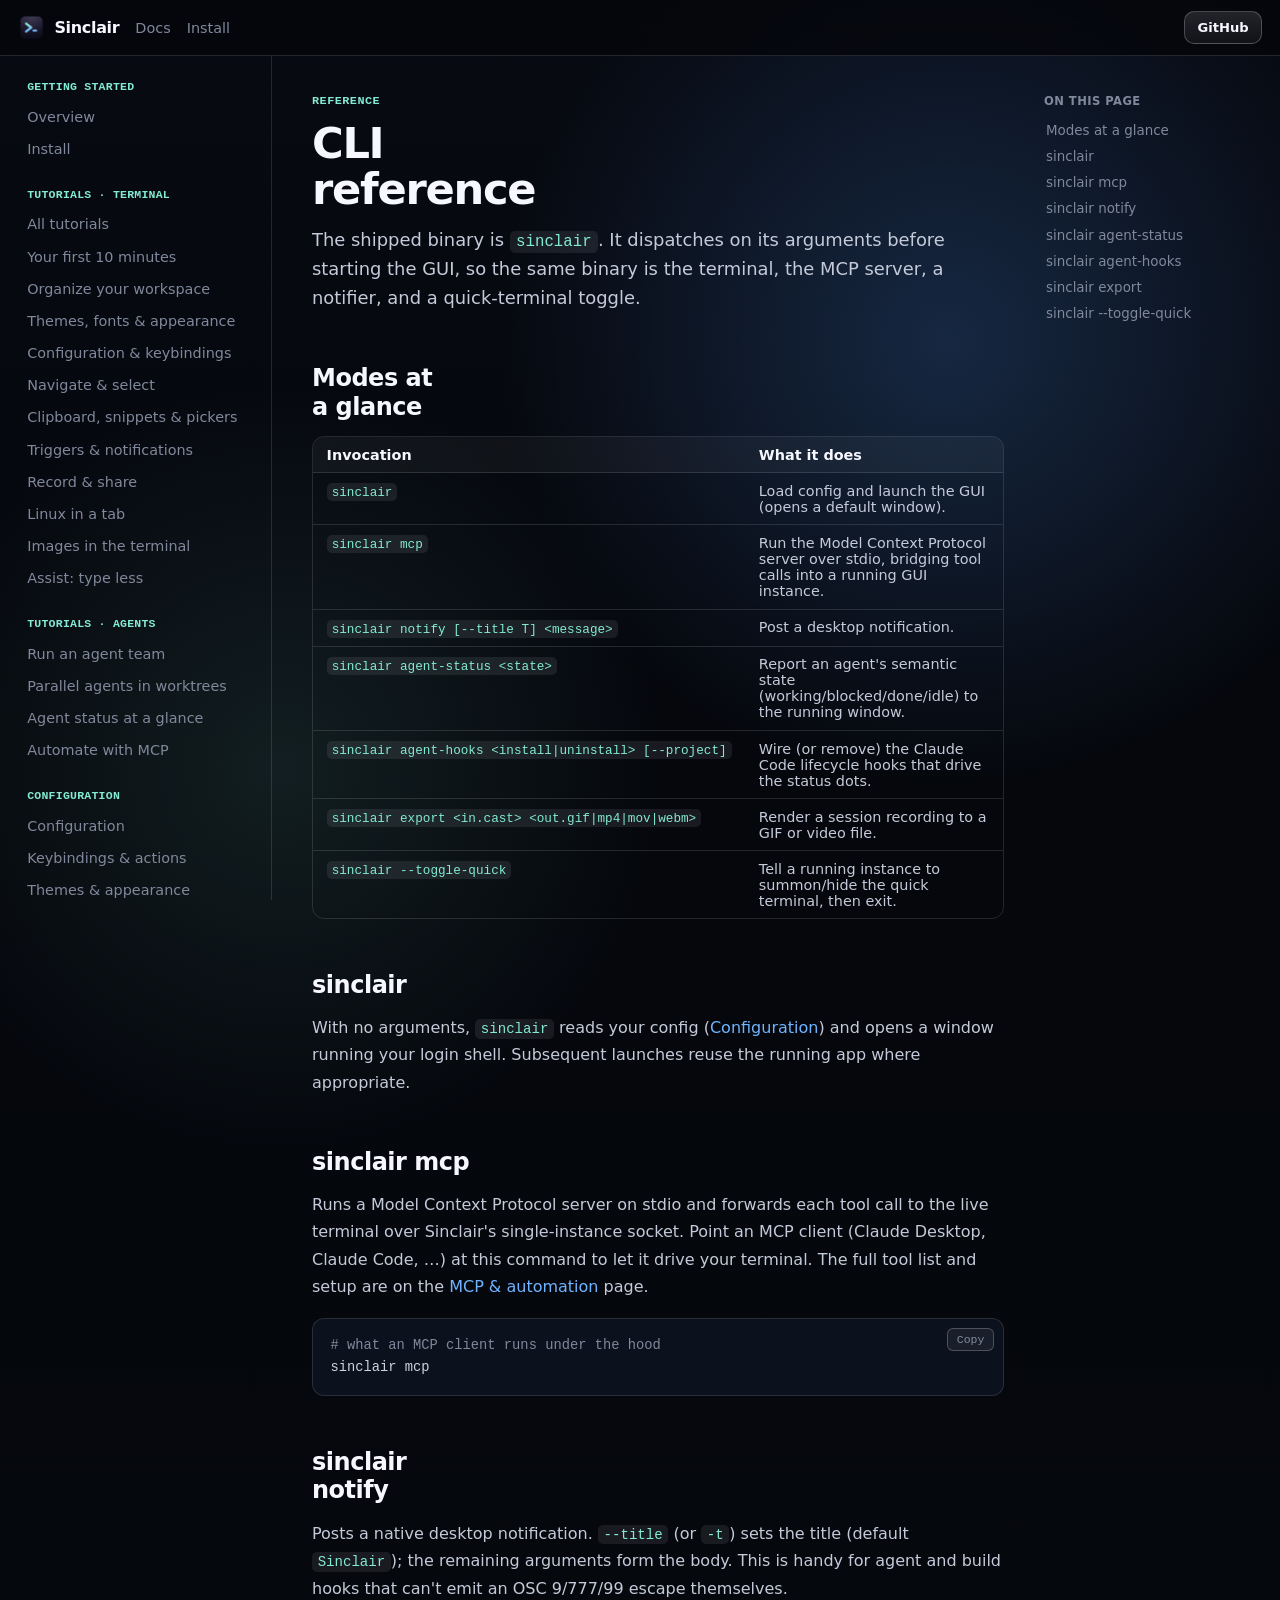
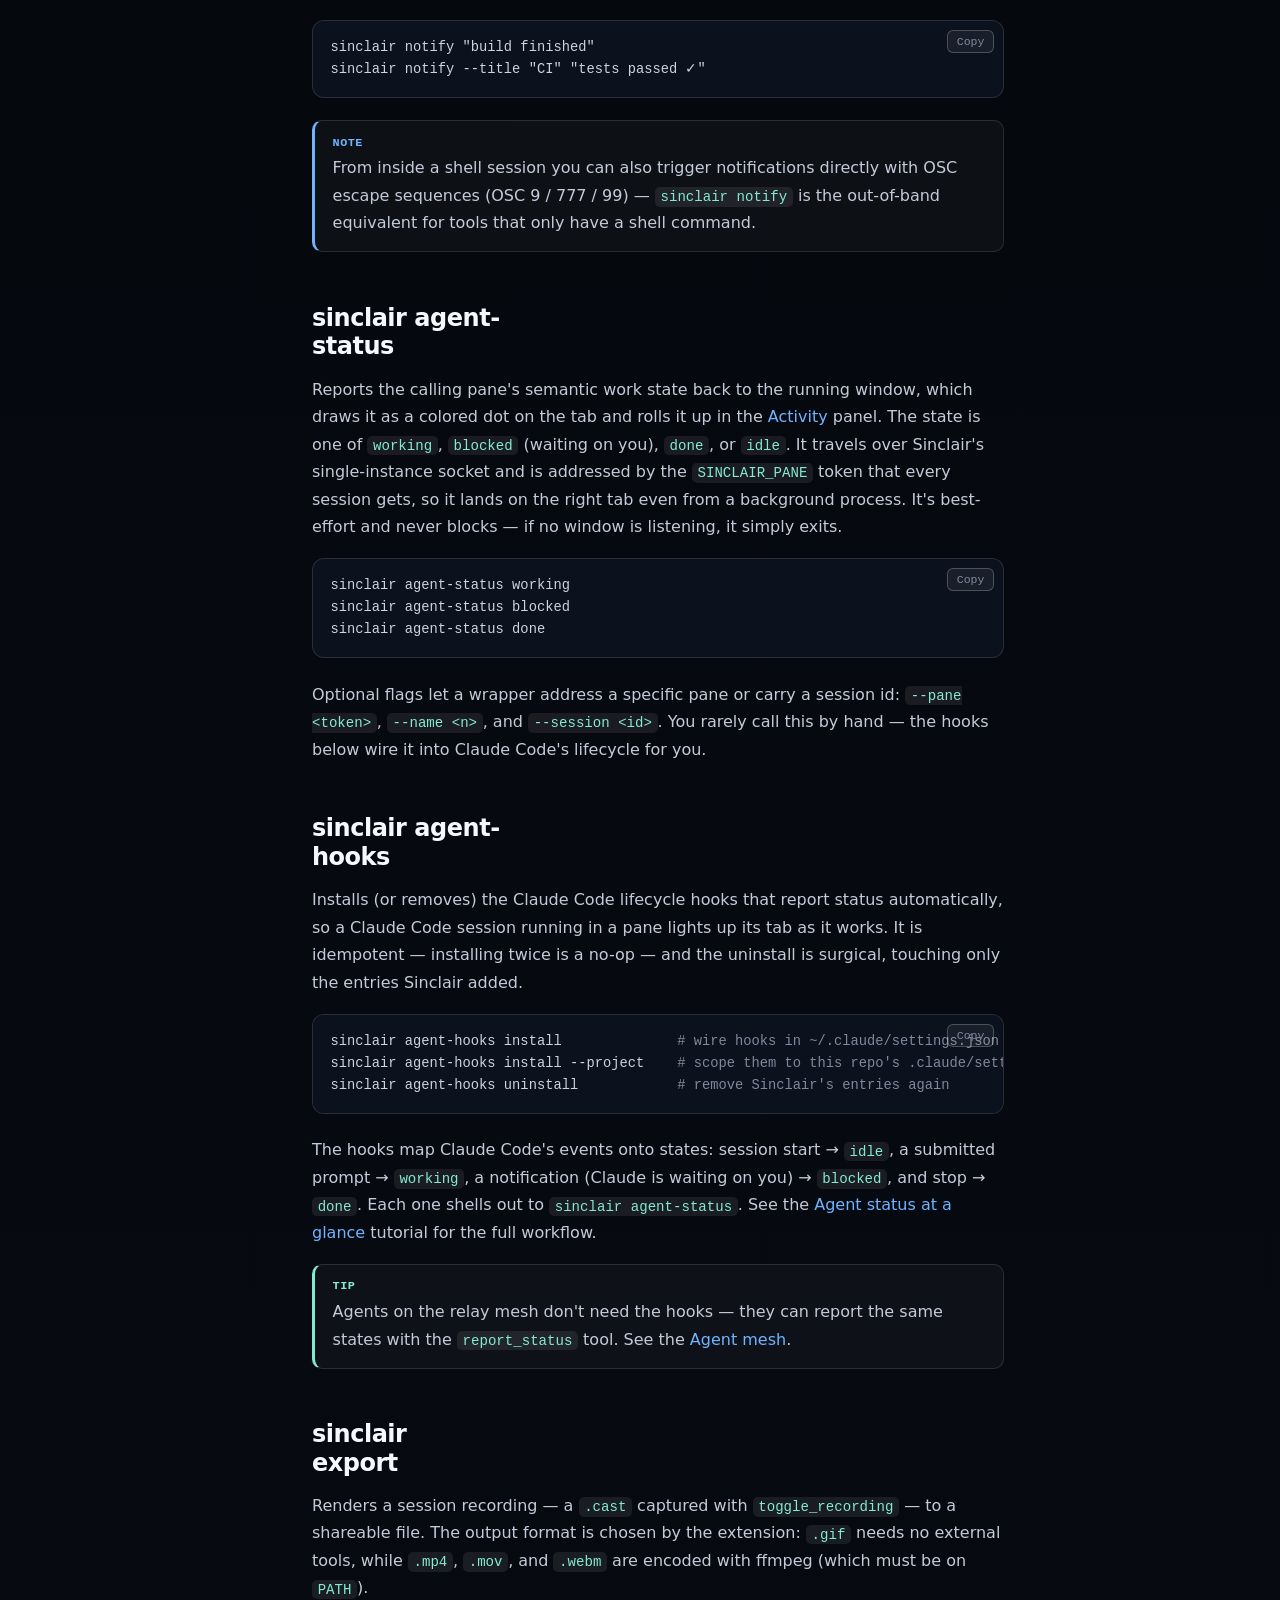
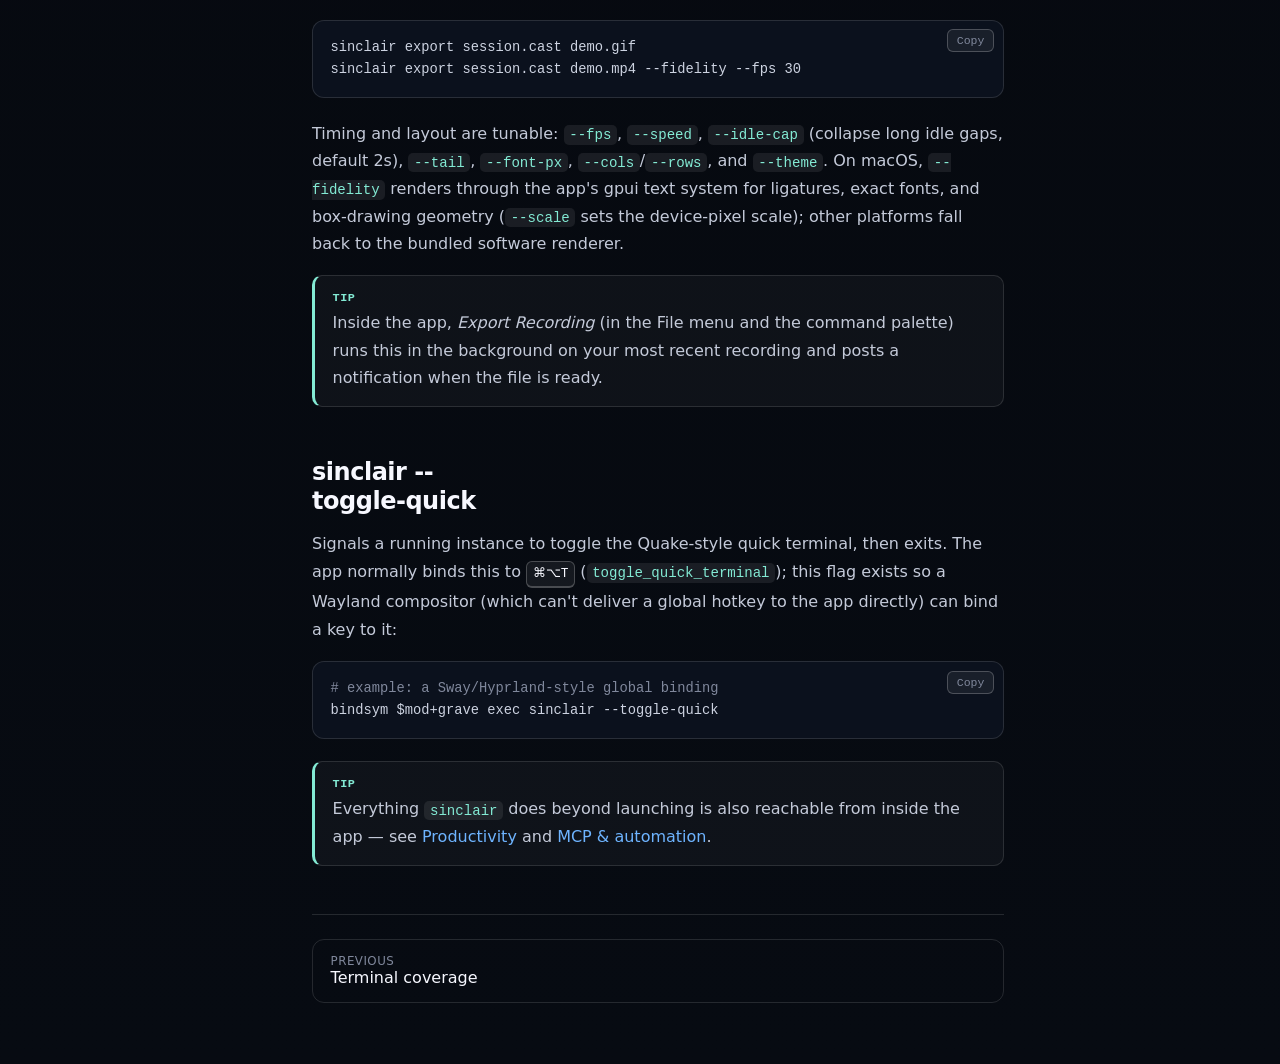
<file: cli.html>
<!doctype html>
<html lang="en">
  <head>
    <meta charset="utf-8">
    <meta name="viewport" content="width=device-width, initial-scale=1">
    <title>CLI reference — Sinclair docs</title>
    <meta name="description" content="The prompt command's process modes: launching the GUI, the MCP server, desktop notifications, recording export, and the quick-terminal toggle.">
    <meta name="theme-color" content="#05070c">
    <link rel="icon" href="icon.png">
    <link rel="stylesheet" href="style.css">
    <link rel="stylesheet" href="docs.css">
  </head>
  <body class="docs">
    <a class="skip" href="#doc-main">Skip to content</a>
    <main id="doc-main" class="doc-main">
      <article class="doc-article" data-doc-page="cli">
        <p class="kicker">Reference</p>
        <h1>CLI reference</h1>
        <p class="lede">
          The shipped binary is <code>sinclair</code>. It dispatches on its arguments
          before starting the GUI, so the same binary is the terminal, the MCP server,
          a notifier, and a quick-terminal toggle.
        </p>

        <h2>Modes at a glance</h2>
        <div class="tablewrap">
          <table>
            <thead>
              <tr><th>Invocation</th><th>What it does</th></tr>
            </thead>
            <tbody>
              <tr><td><code>sinclair</code></td><td>Load config and launch the GUI (opens a default window).</td></tr>
              <tr><td><code>sinclair mcp</code></td><td>Run the Model Context Protocol server over stdio, bridging tool calls into a running GUI instance.</td></tr>
              <tr><td><code>sinclair notify [--title T] &lt;message&gt;</code></td><td>Post a desktop notification.</td></tr>
              <tr><td><code>sinclair agent-status &lt;state&gt;</code></td><td>Report an agent's semantic state (working/blocked/done/idle) to the running window.</td></tr>
              <tr><td><code>sinclair agent-hooks &lt;install|uninstall&gt; [--project]</code></td><td>Wire (or remove) the Claude Code lifecycle hooks that drive the status dots.</td></tr>
              <tr><td><code>sinclair export &lt;in.cast&gt; &lt;out.gif|mp4|mov|webm&gt;</code></td><td>Render a session recording to a GIF or video file.</td></tr>
              <tr><td><code>sinclair --toggle-quick</code></td><td>Tell a running instance to summon/hide the quick terminal, then exit.</td></tr>
            </tbody>
          </table>
        </div>

        <h2>sinclair</h2>
        <p>
          With no arguments, <code>sinclair</code> reads your config
          (<a href="configuration.html">Configuration</a>) and opens a window running
          your login shell. Subsequent launches reuse the running app where appropriate.
        </p>

        <h2>sinclair mcp</h2>
        <p>
          Runs a Model Context Protocol server on stdio and forwards each tool call to
          the live terminal over Sinclair's single-instance socket. Point an MCP client
          (Claude Desktop, Claude Code, …) at this command to let it drive your
          terminal. The full tool list and setup are on the
          <a href="mcp.html">MCP &amp; automation</a> page.
        </p>
        <pre><code><span class="c"># what an MCP client runs under the hood</span>
sinclair mcp</code></pre>

        <h2>sinclair notify</h2>
        <p>
          Posts a native desktop notification. <code>--title</code> (or <code>-t</code>)
          sets the title (default <code>Sinclair</code>); the remaining arguments form the
          body. This is handy for agent and build hooks that can't emit an OSC 9/777/99
          escape themselves.
        </p>
        <pre><code>sinclair notify "build finished"
sinclair notify --title "CI" "tests passed ✓"</code></pre>
        <div class="callout note">
          <span class="label">Note</span>
          <p>From inside a shell session you can also trigger notifications directly with
          OSC escape sequences (OSC 9 / 777 / 99) — <code>sinclair notify</code> is the
          out-of-band equivalent for tools that only have a shell command.</p>
        </div>

        <h2>sinclair agent-status</h2>
        <p>
          Reports the calling pane's semantic work state back to the running window,
          which draws it as a colored dot on the tab and rolls it up in the
          <a href="productivity.html">Activity</a> panel. The state is one of
          <code>working</code>, <code>blocked</code> (waiting on you), <code>done</code>,
          or <code>idle</code>. It travels over Sinclair's single-instance socket and is
          addressed by the <code>SINCLAIR_PANE</code> token that every session gets, so it
          lands on the right tab even from a background process. It's best-effort and
          never blocks — if no window is listening, it simply exits.
        </p>
        <pre><code>sinclair agent-status working
sinclair agent-status blocked
sinclair agent-status done</code></pre>
        <p>
          Optional flags let a wrapper address a specific pane or carry a session id:
          <code>--pane &lt;token&gt;</code>, <code>--name &lt;n&gt;</code>, and
          <code>--session &lt;id&gt;</code>. You rarely call this by hand — the hooks below
          wire it into Claude Code's lifecycle for you.
        </p>

        <h2>sinclair agent-hooks</h2>
        <p>
          Installs (or removes) the Claude Code lifecycle hooks that report status
          automatically, so a Claude Code session running in a pane lights up its tab as
          it works. It is idempotent — installing twice is a no-op — and the uninstall is
          surgical, touching only the entries Sinclair added.
        </p>
        <pre><code>sinclair agent-hooks install              <span class="c"># wire hooks in ~/.claude/settings.json</span>
sinclair agent-hooks install --project    <span class="c"># scope them to this repo's .claude/settings.json</span>
sinclair agent-hooks uninstall            <span class="c"># remove Sinclair's entries again</span></code></pre>
        <p>
          The hooks map Claude Code's events onto states: session start → <code>idle</code>,
          a submitted prompt → <code>working</code>, a notification (Claude is waiting on
          you) → <code>blocked</code>, and stop → <code>done</code>. Each one shells out to
          <code>sinclair agent-status</code>. See the
          <a href="statushooks.html">Agent status at a glance</a> tutorial for the full
          workflow.
        </p>
        <div class="callout tip">
          <span class="label">Tip</span>
          <p>Agents on the relay mesh don't need the hooks — they can report the same
          states with the <code>report_status</code> tool. See the
          <a href="agents.html">Agent mesh</a>.</p>
        </div>

        <h2>sinclair export</h2>
        <p>
          Renders a session recording — a <code>.cast</code> captured with
          <code>toggle_recording</code> — to a shareable file. The output format is
          chosen by the extension: <code>.gif</code> needs no external tools, while
          <code>.mp4</code>, <code>.mov</code>, and <code>.webm</code> are encoded with
          ffmpeg (which must be on <code>PATH</code>).
        </p>
        <pre><code>sinclair export session.cast demo.gif
sinclair export session.cast demo.mp4 --fidelity --fps 30</code></pre>
        <p>
          Timing and layout are tunable: <code>--fps</code>, <code>--speed</code>,
          <code>--idle-cap</code> (collapse long idle gaps, default 2s),
          <code>--tail</code>, <code>--font-px</code>, <code>--cols</code>/<code>--rows</code>,
          and <code>--theme</code>. On macOS, <code>--fidelity</code> renders through the
          app's gpui text system for ligatures, exact fonts, and box-drawing geometry
          (<code>--scale</code> sets the device-pixel scale); other platforms fall back to
          the bundled software renderer.
        </p>
        <div class="callout tip">
          <span class="label">Tip</span>
          <p>Inside the app, <em>Export Recording</em> (in the File menu and the command
          palette) runs this in the background on your most recent recording and posts a
          notification when the file is ready.</p>
        </div>

        <h2>sinclair --toggle-quick</h2>
        <p>
          Signals a running instance to toggle the Quake-style quick terminal, then
          exits. The app normally binds this to <kbd>⌘⌥T</kbd>
          (<code>toggle_quick_terminal</code>); this flag exists so a Wayland compositor
          (which can't deliver a global hotkey to the app directly) can bind a key to it:
        </p>
        <pre><code><span class="c"># example: a Sway/Hyprland-style global binding</span>
bindsym $mod+grave exec sinclair --toggle-quick</code></pre>

        <div class="callout tip">
          <span class="label">Tip</span>
          <p>Everything <code>sinclair</code> does beyond launching is also reachable from
          inside the app — see <a href="productivity.html">Productivity</a> and
          <a href="mcp.html">MCP &amp; automation</a>.</p>
        </div>
      </article>
    </main>
    <script type="module" src="docs.js"></script>
  </body>
</html>
</file>
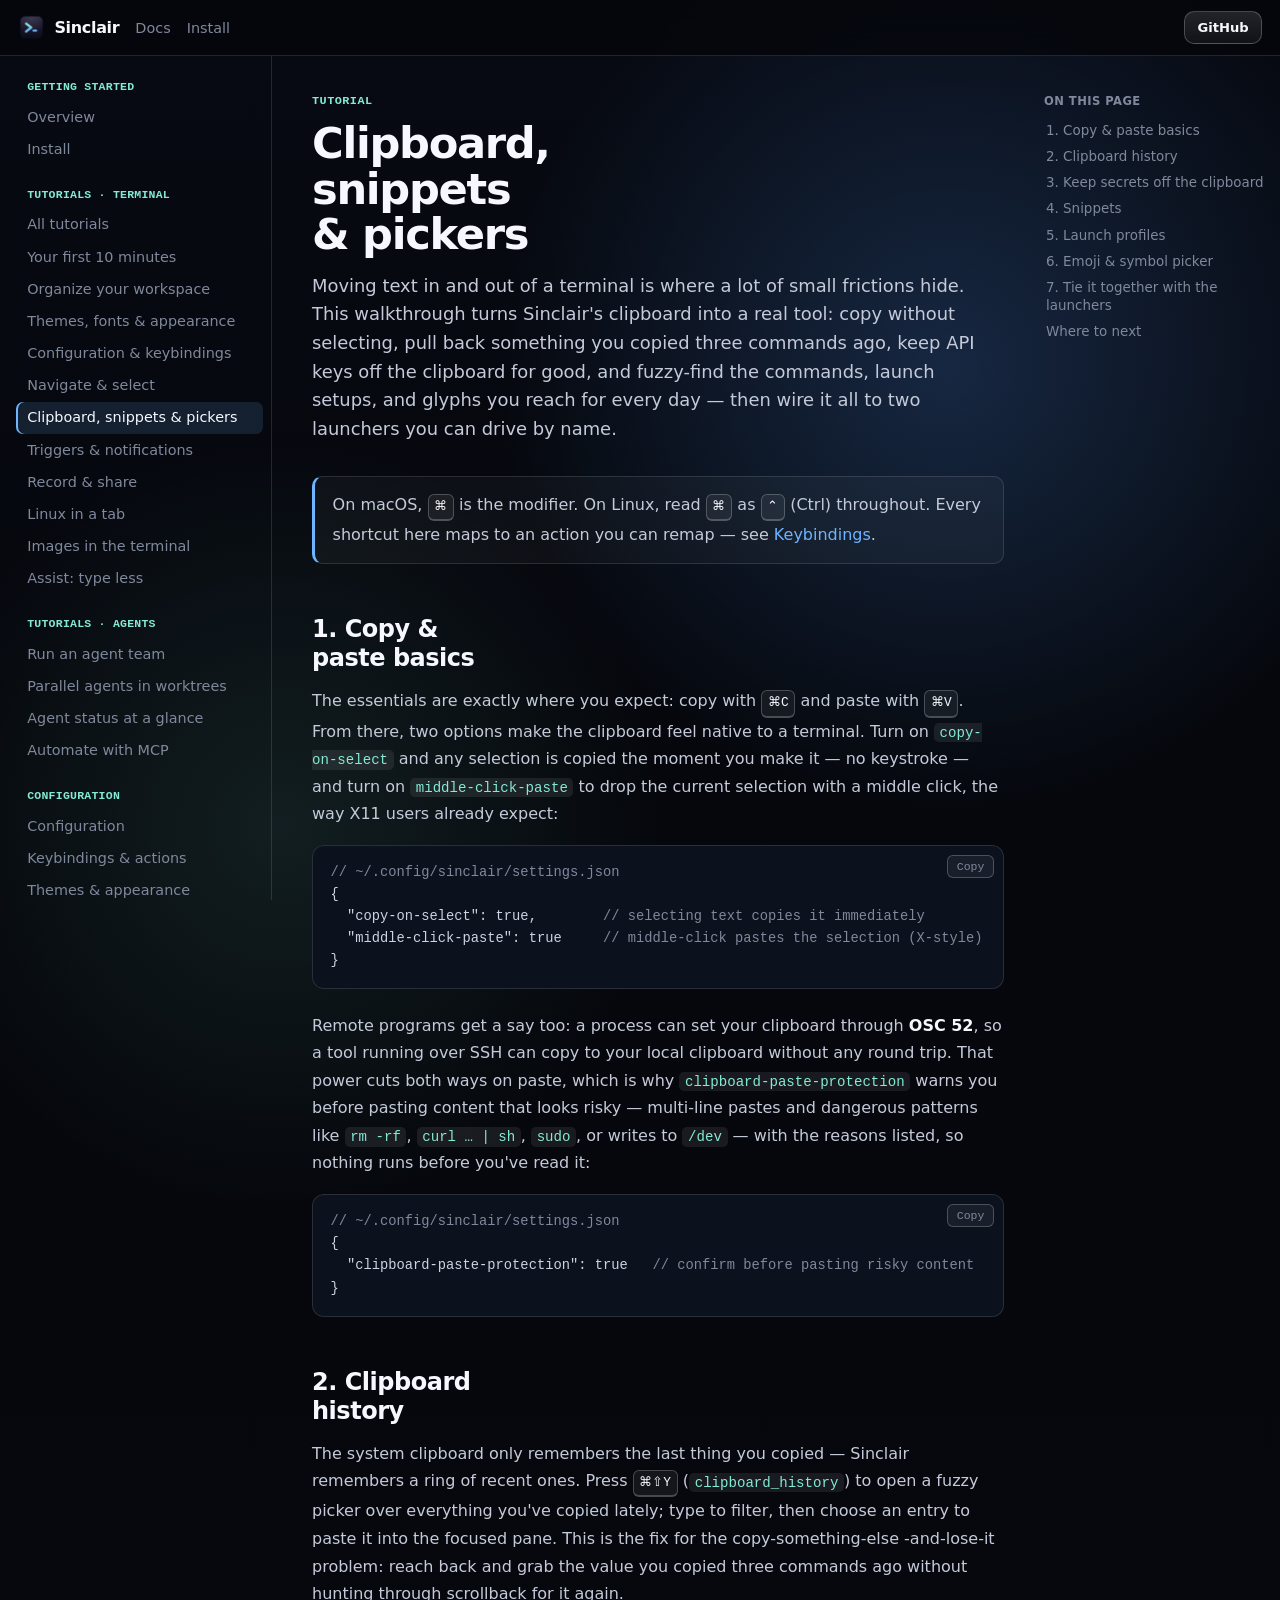
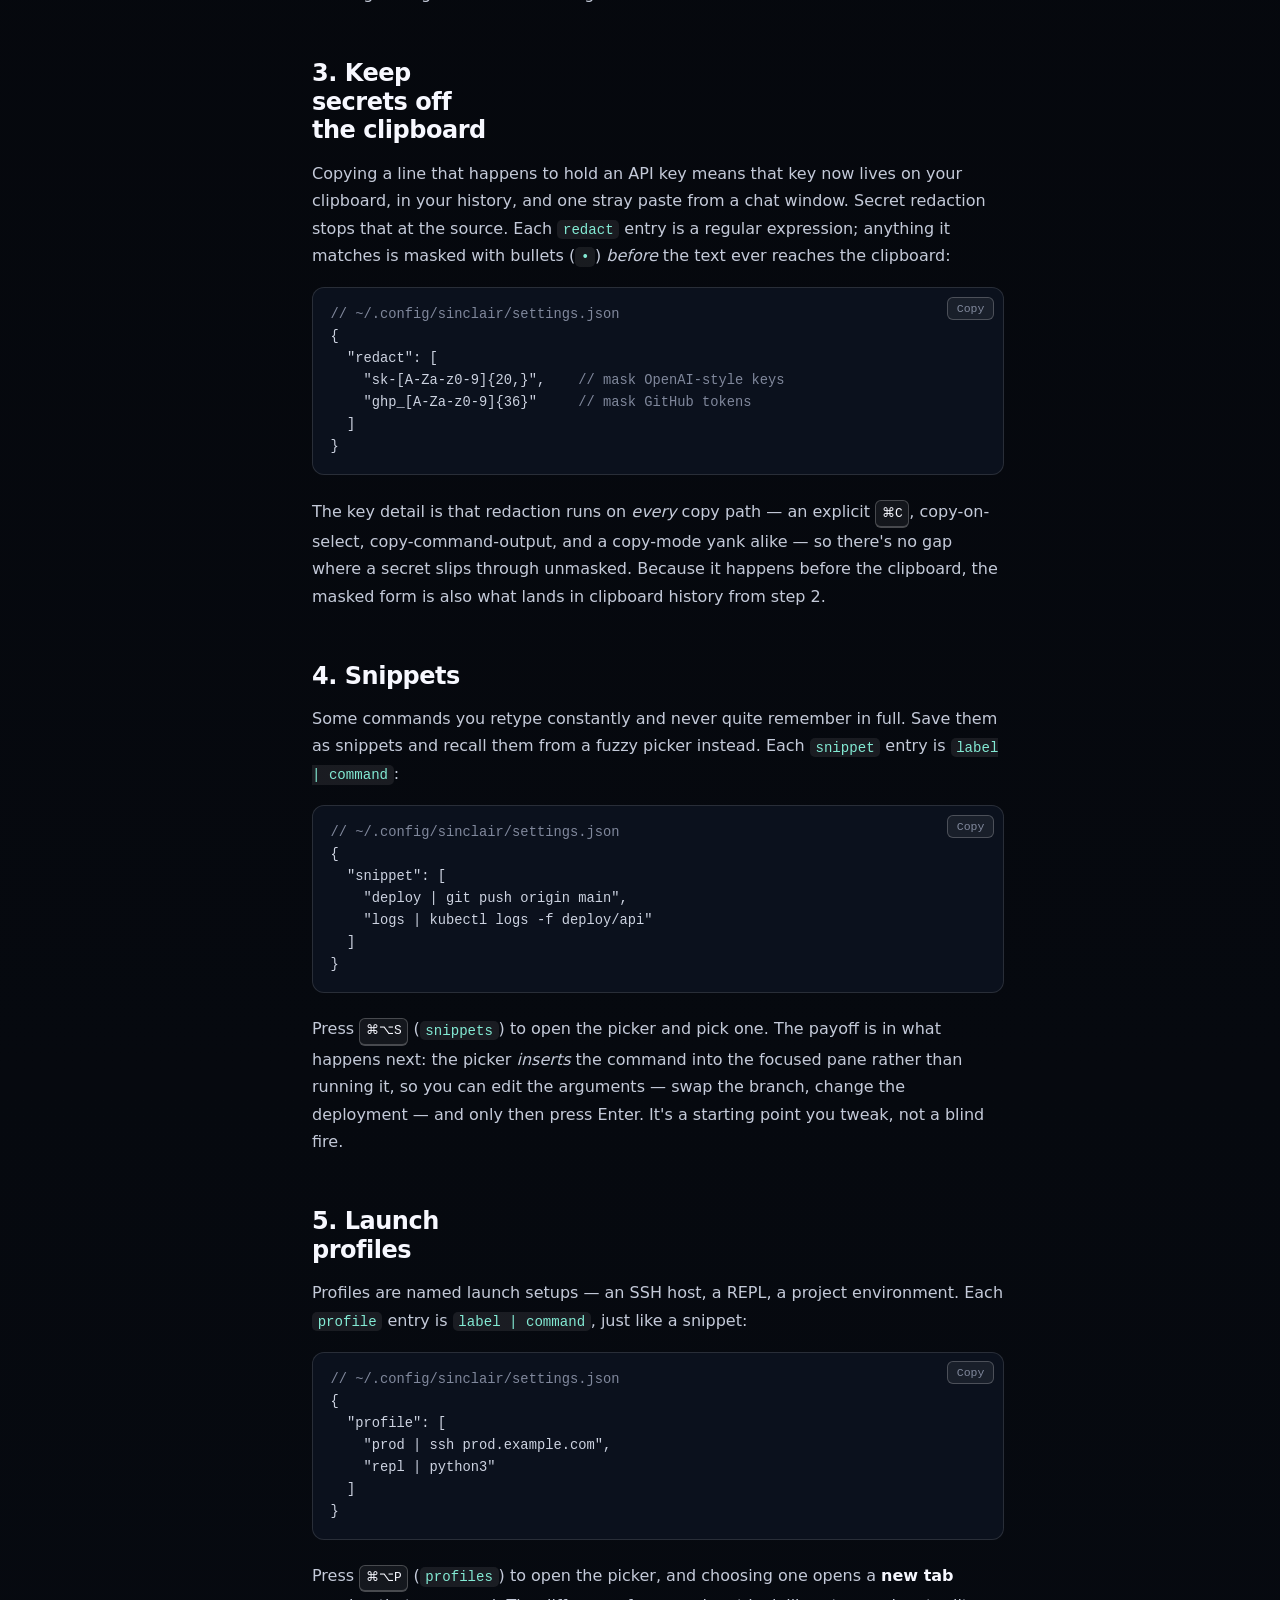
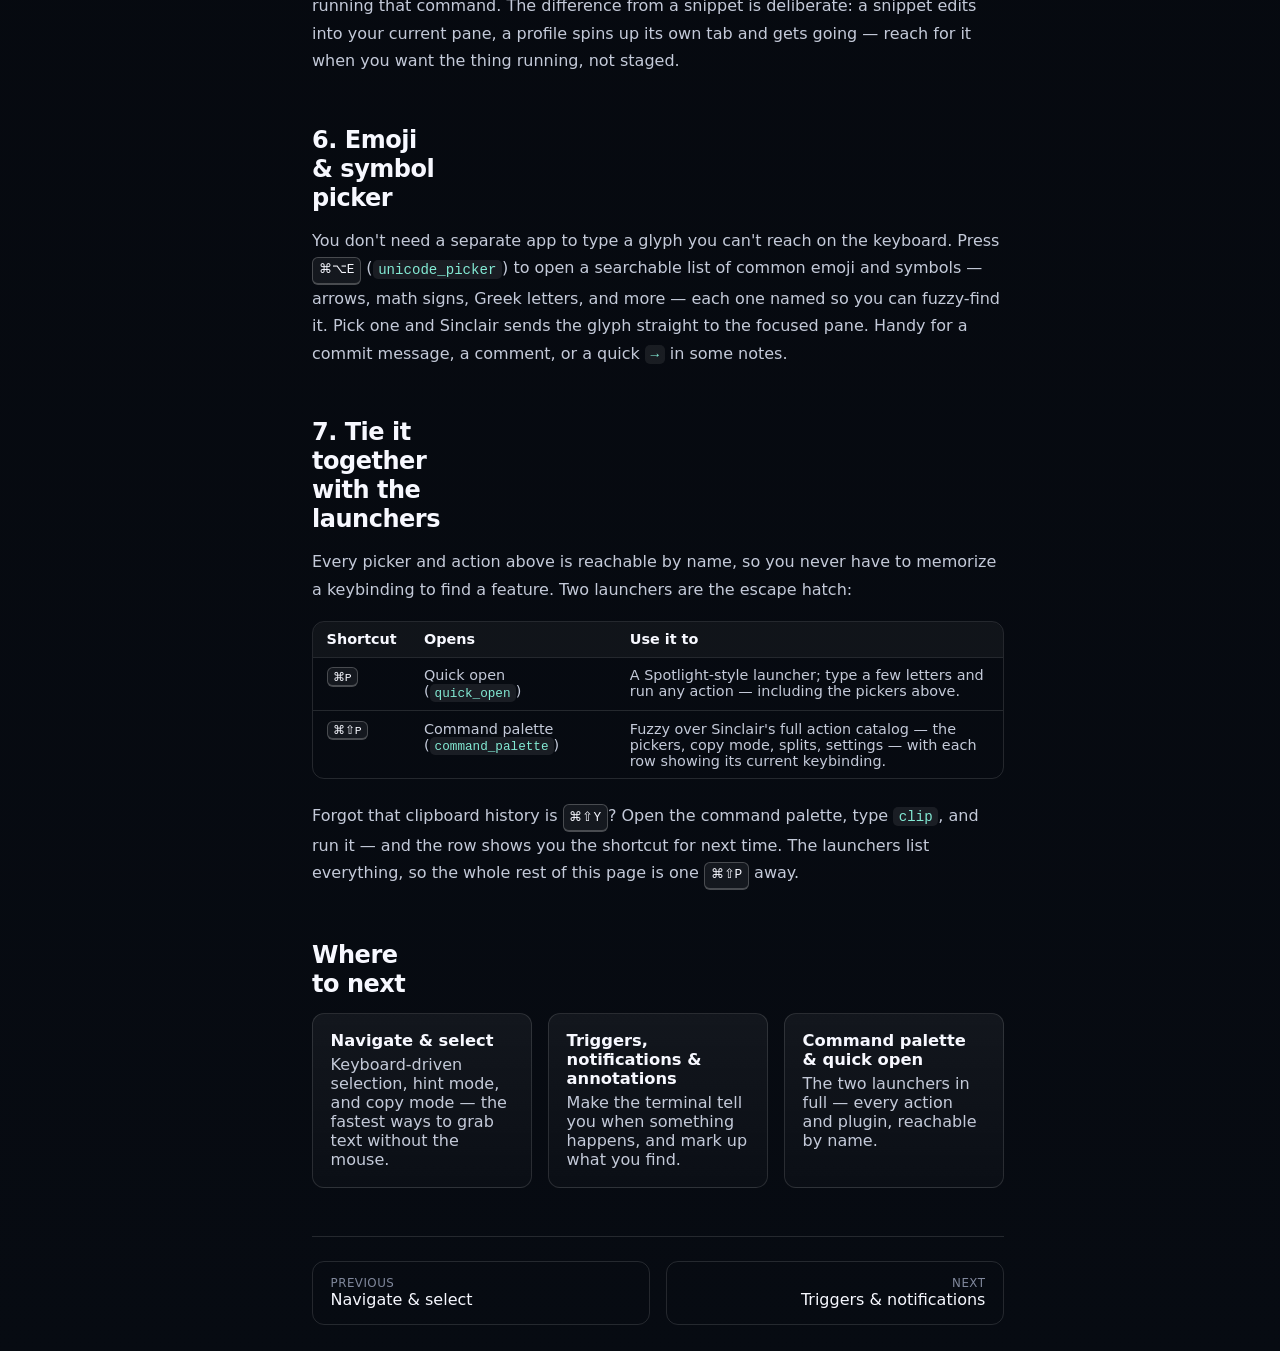
<file: clipboard.html>
<!doctype html>
<html lang="en">
  <head>
    <meta charset="utf-8">
    <meta name="viewport" content="width=device-width, initial-scale=1">
    <title>Clipboard, snippets & pickers — Sinclair docs</title>
    <meta name="description" content="A hands-on walkthrough of Sinclair's clipboard: copy and paste, copy-on-select, clipboard history, secret redaction, snippets, launch profiles, the emoji picker, and the two launchers that reach them all.">
    <meta name="theme-color" content="#05070c">
    <link rel="icon" href="icon.png">
    <link rel="stylesheet" href="style.css">
    <link rel="stylesheet" href="docs.css">
  </head>
  <body class="docs">
    <a class="skip" href="#doc-main">Skip to content</a>
    <main id="doc-main" class="doc-main">
      <article class="doc-article" data-doc-page="clipboard">
        <p class="kicker">Tutorial</p>
        <h1>Clipboard, snippets &amp; pickers</h1>
        <p class="lede">
          Moving text in and out of a terminal is where a lot of small frictions hide. This
          walkthrough turns Sinclair's clipboard into a real tool: copy without selecting, pull
          back something you copied three commands ago, keep API keys off the clipboard for
          good, and fuzzy-find the commands, launch setups, and glyphs you reach for every
          day — then wire it all to two launchers you can drive by name.
        </p>

        <div class="callout note">
          <p>On macOS, <kbd>⌘</kbd> is the modifier. On Linux, read <kbd>⌘</kbd> as
          <kbd>⌃</kbd> (Ctrl) throughout. Every shortcut here maps to an action you can
          remap — see <a href="keybindings.html">Keybindings</a>.</p>
        </div>

        <h2>1. Copy &amp; paste basics</h2>
        <p>
          The essentials are exactly where you expect: copy with <kbd>⌘C</kbd> and paste with
          <kbd>⌘V</kbd>. From there, two options make the clipboard feel native to a terminal.
          Turn on <code>copy-on-select</code> and any selection is copied the moment you make
          it — no keystroke — and turn on <code>middle-click-paste</code> to drop the current
          selection with a middle click, the way X11 users already expect:
        </p>
        <pre><code><span class="c">// ~/.config/sinclair/settings.json</span>
{
  "copy-on-select": true,        <span class="c">// selecting text copies it immediately</span>
  "middle-click-paste": true     <span class="c">// middle-click pastes the selection (X-style)</span>
}</code></pre>
        <p>
          Remote programs get a say too: a process can set your clipboard through
          <strong>OSC 52</strong>, so a tool running over SSH can copy to your local clipboard
          without any round trip. That power cuts both ways on paste, which is why
          <code>clipboard-paste-protection</code> warns you before pasting content that looks
          risky — multi-line pastes and dangerous patterns like <code>rm -rf</code>,
          <code>curl … | sh</code>, <code>sudo</code>, or writes to <code>/dev</code> — with
          the reasons listed, so nothing runs before you've read it:
        </p>
        <pre><code><span class="c">// ~/.config/sinclair/settings.json</span>
{
  "clipboard-paste-protection": true   <span class="c">// confirm before pasting risky content</span>
}</code></pre>

        <h2>2. Clipboard history</h2>
        <p>
          The system clipboard only remembers the last thing you copied — Sinclair remembers a
          ring of recent ones. Press <kbd>⌘⇧Y</kbd> (<code>clipboard_history</code>) to open a
          fuzzy picker over everything you've copied lately; type to filter, then choose an
          entry to paste it into the focused pane. This is the fix for the copy-something-else
          -and-lose-it problem: reach back and grab the value you copied three commands ago
          without hunting through scrollback for it again.
        </p>

        <h2>3. Keep secrets off the clipboard</h2>
        <p>
          Copying a line that happens to hold an API key means that key now lives on your
          clipboard, in your history, and one stray paste from a chat window. Secret redaction
          stops that at the source. Each <code>redact</code> entry is a regular expression;
          anything it matches is masked with bullets (<code>•</code>) <em>before</em> the text
          ever reaches the clipboard:
        </p>
        <pre><code><span class="c">// ~/.config/sinclair/settings.json</span>
{
  "redact": [
    "sk-[A-Za-z0-9]{20,}",    <span class="c">// mask OpenAI-style keys</span>
    "ghp_[A-Za-z0-9]{36}"     <span class="c">// mask GitHub tokens</span>
  ]
}</code></pre>
        <p>
          The key detail is that redaction runs on <em>every</em> copy path — an explicit
          <kbd>⌘C</kbd>, copy-on-select, copy-command-output, and a copy-mode yank alike — so
          there's no gap where a secret slips through unmasked. Because it happens before the
          clipboard, the masked form is also what lands in clipboard history from step 2.
        </p>

        <h2>4. Snippets</h2>
        <p>
          Some commands you retype constantly and never quite remember in full. Save them as
          snippets and recall them from a fuzzy picker instead. Each <code>snippet</code> entry
          is <code>label | command</code>:
        </p>
        <pre><code><span class="c">// ~/.config/sinclair/settings.json</span>
{
  "snippet": [
    "deploy | git push origin main",
    "logs | kubectl logs -f deploy/api"
  ]
}</code></pre>
        <p>
          Press <kbd>⌘⌥S</kbd> (<code>snippets</code>) to open the picker and pick one. The
          payoff is in what happens next: the picker <em>inserts</em> the command into the
          focused pane rather than running it, so you can edit the arguments — swap the branch,
          change the deployment — and only then press Enter. It's a starting point you tweak,
          not a blind fire.
        </p>

        <h2>5. Launch profiles</h2>
        <p>
          Profiles are named launch setups — an SSH host, a REPL, a project environment. Each
          <code>profile</code> entry is <code>label | command</code>, just like a snippet:
        </p>
        <pre><code><span class="c">// ~/.config/sinclair/settings.json</span>
{
  "profile": [
    "prod | ssh prod.example.com",
    "repl | python3"
  ]
}</code></pre>
        <p>
          Press <kbd>⌘⌥P</kbd> (<code>profiles</code>) to open the picker, and choosing one
          opens a <strong>new tab</strong> running that command. The difference from a snippet
          is deliberate: a snippet edits into your current pane, a profile spins up its own tab
          and gets going — reach for it when you want the thing running, not staged.
        </p>

        <h2>6. Emoji &amp; symbol picker</h2>
        <p>
          You don't need a separate app to type a glyph you can't reach on the keyboard. Press
          <kbd>⌘⌥E</kbd> (<code>unicode_picker</code>) to open a searchable list of common emoji
          and symbols — arrows, math signs, Greek letters, and more — each one named so you can
          fuzzy-find it. Pick one and Sinclair sends the glyph straight to the focused pane. Handy
          for a commit message, a comment, or a quick <code>→</code> in some notes.
        </p>

        <h2>7. Tie it together with the launchers</h2>
        <p>
          Every picker and action above is reachable by name, so you never have to memorize a
          keybinding to find a feature. Two launchers are the escape hatch:
        </p>
        <div class="tablewrap">
          <table>
            <thead><tr><th>Shortcut</th><th>Opens</th><th>Use it to</th></tr></thead>
            <tbody>
              <tr><td><kbd>⌘P</kbd></td><td>Quick open (<code>quick_open</code>)</td><td>A Spotlight-style launcher; type a few letters and run any action — including the pickers above.</td></tr>
              <tr><td><kbd>⌘⇧P</kbd></td><td>Command palette (<code>command_palette</code>)</td><td>Fuzzy over Sinclair's full action catalog — the pickers, copy mode, splits, settings — with each row showing its current keybinding.</td></tr>
            </tbody>
          </table>
        </div>
        <p>
          Forgot that clipboard history is <kbd>⌘⇧Y</kbd>? Open the command palette, type
          <code>clip</code>, and run it — and the row shows you the shortcut for next time. The
          launchers list everything, so the whole rest of this page is one <kbd>⌘⇧P</kbd> away.
        </p>

        <h2>Where to next</h2>
        <div class="cards">
          <a href="navigate.html"><strong>Navigate &amp; select</strong>Keyboard-driven selection, hint mode, and copy mode — the fastest ways to grab text without the mouse.</a>
          <a href="awareness.html"><strong>Triggers, notifications &amp; annotations</strong>Make the terminal tell you when something happens, and mark up what you find.</a>
          <a href="palette.html"><strong>Command palette &amp; quick open</strong>The two launchers in full — every action and plugin, reachable by name.</a>
        </div>
      </article>
    </main>
    <script type="module" src="docs.js"></script>
  </body>
</html>
</file>
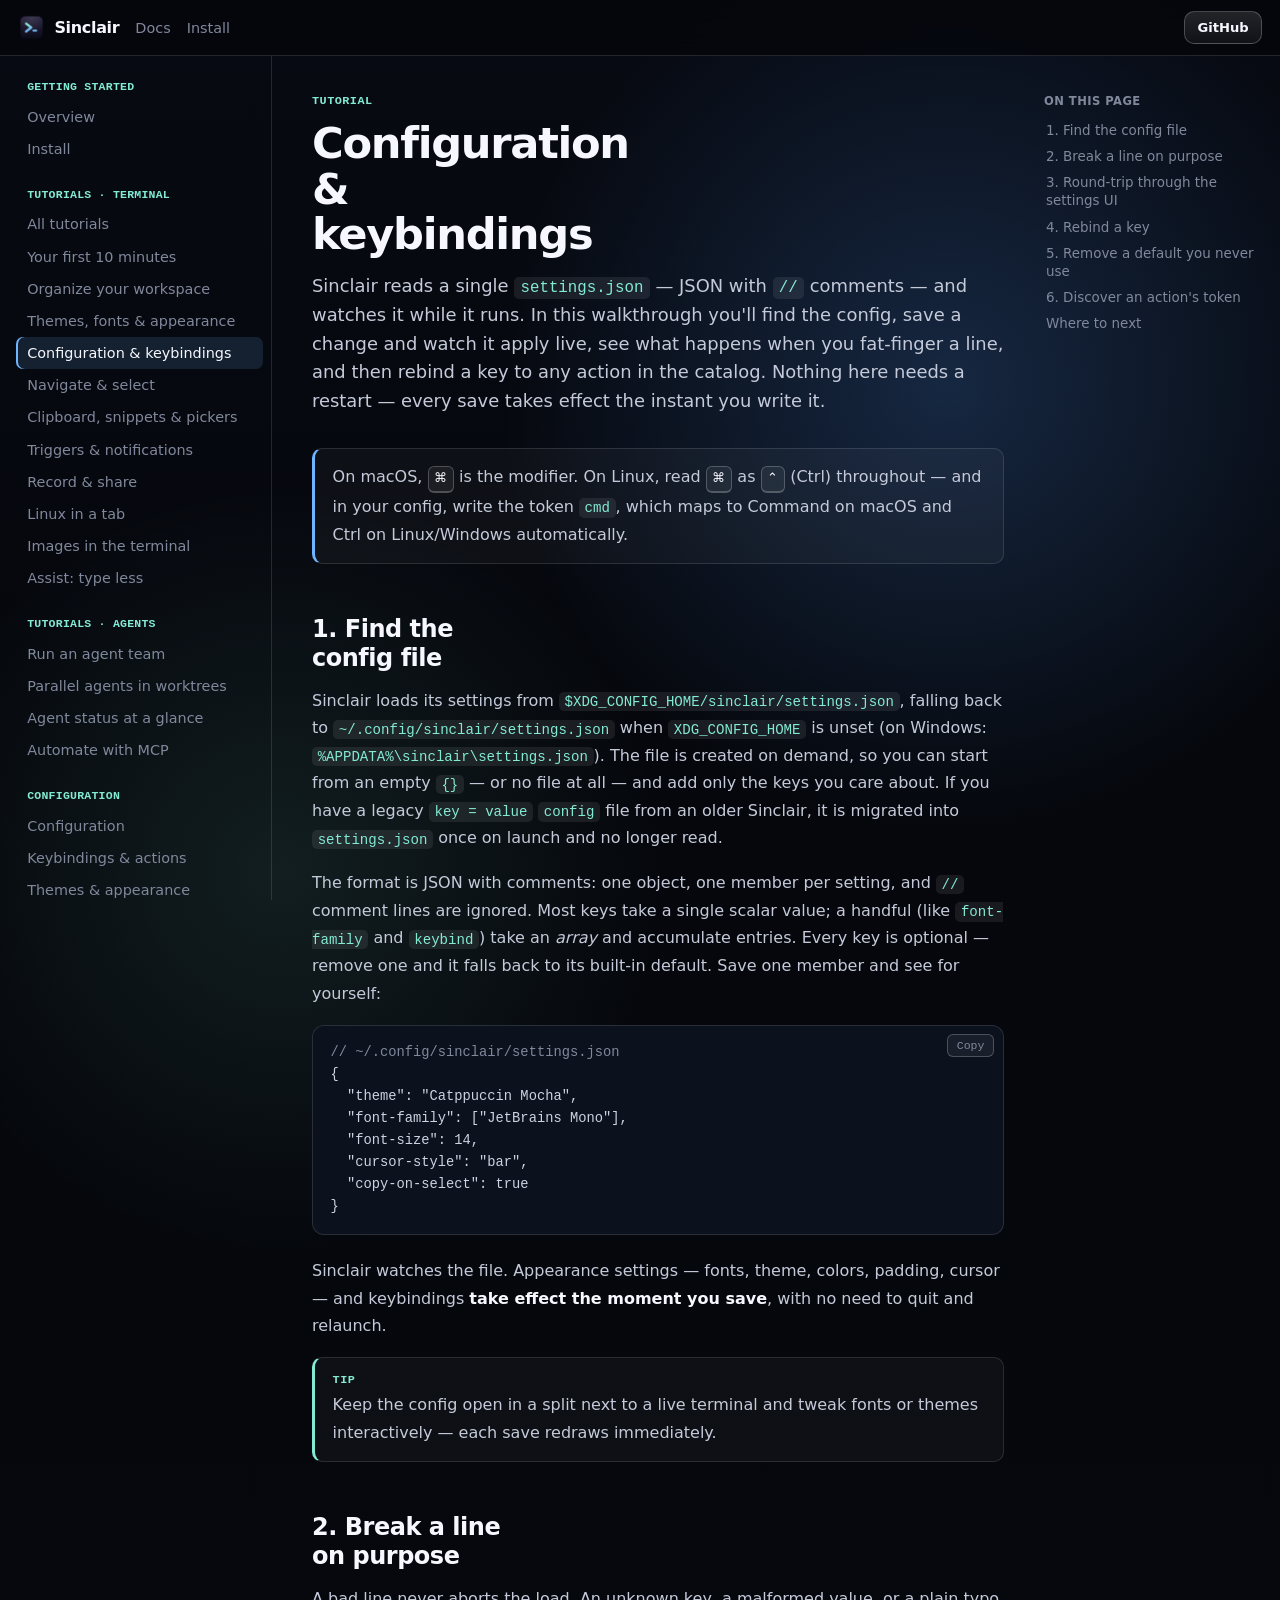
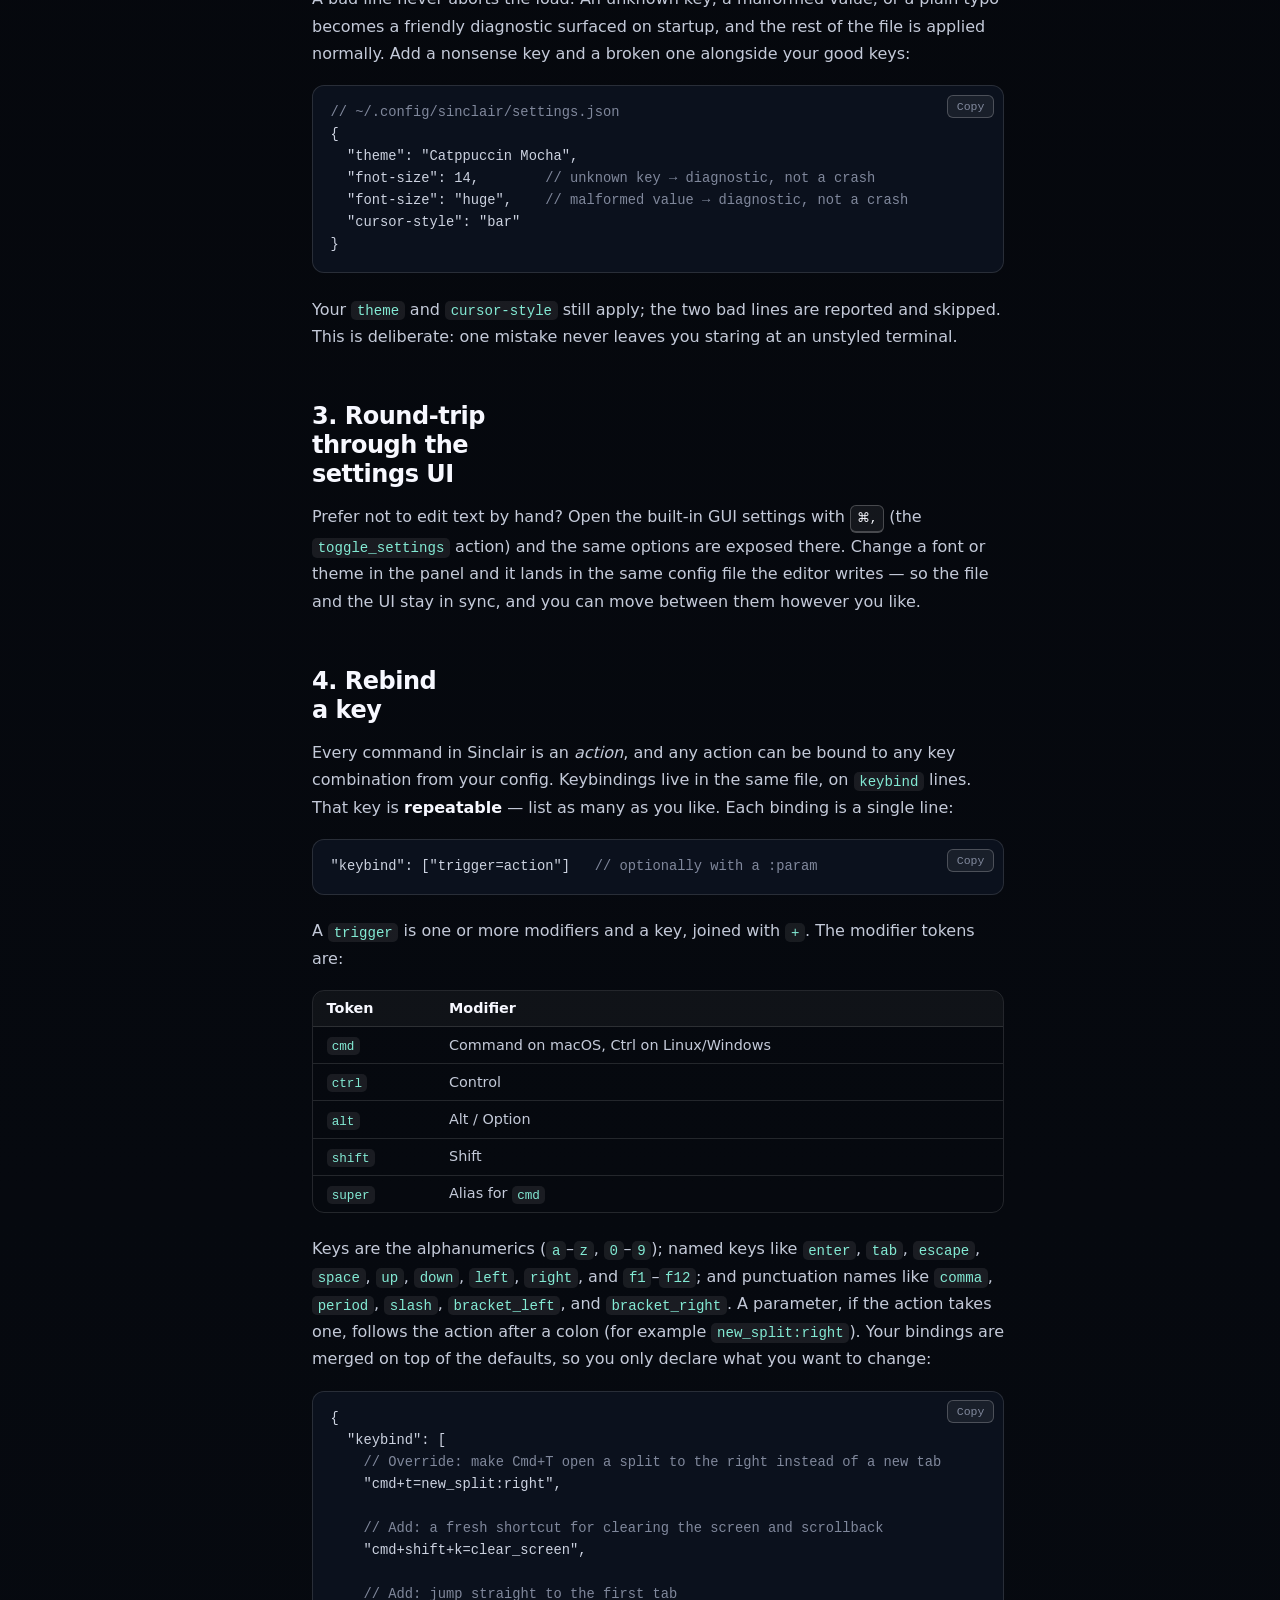
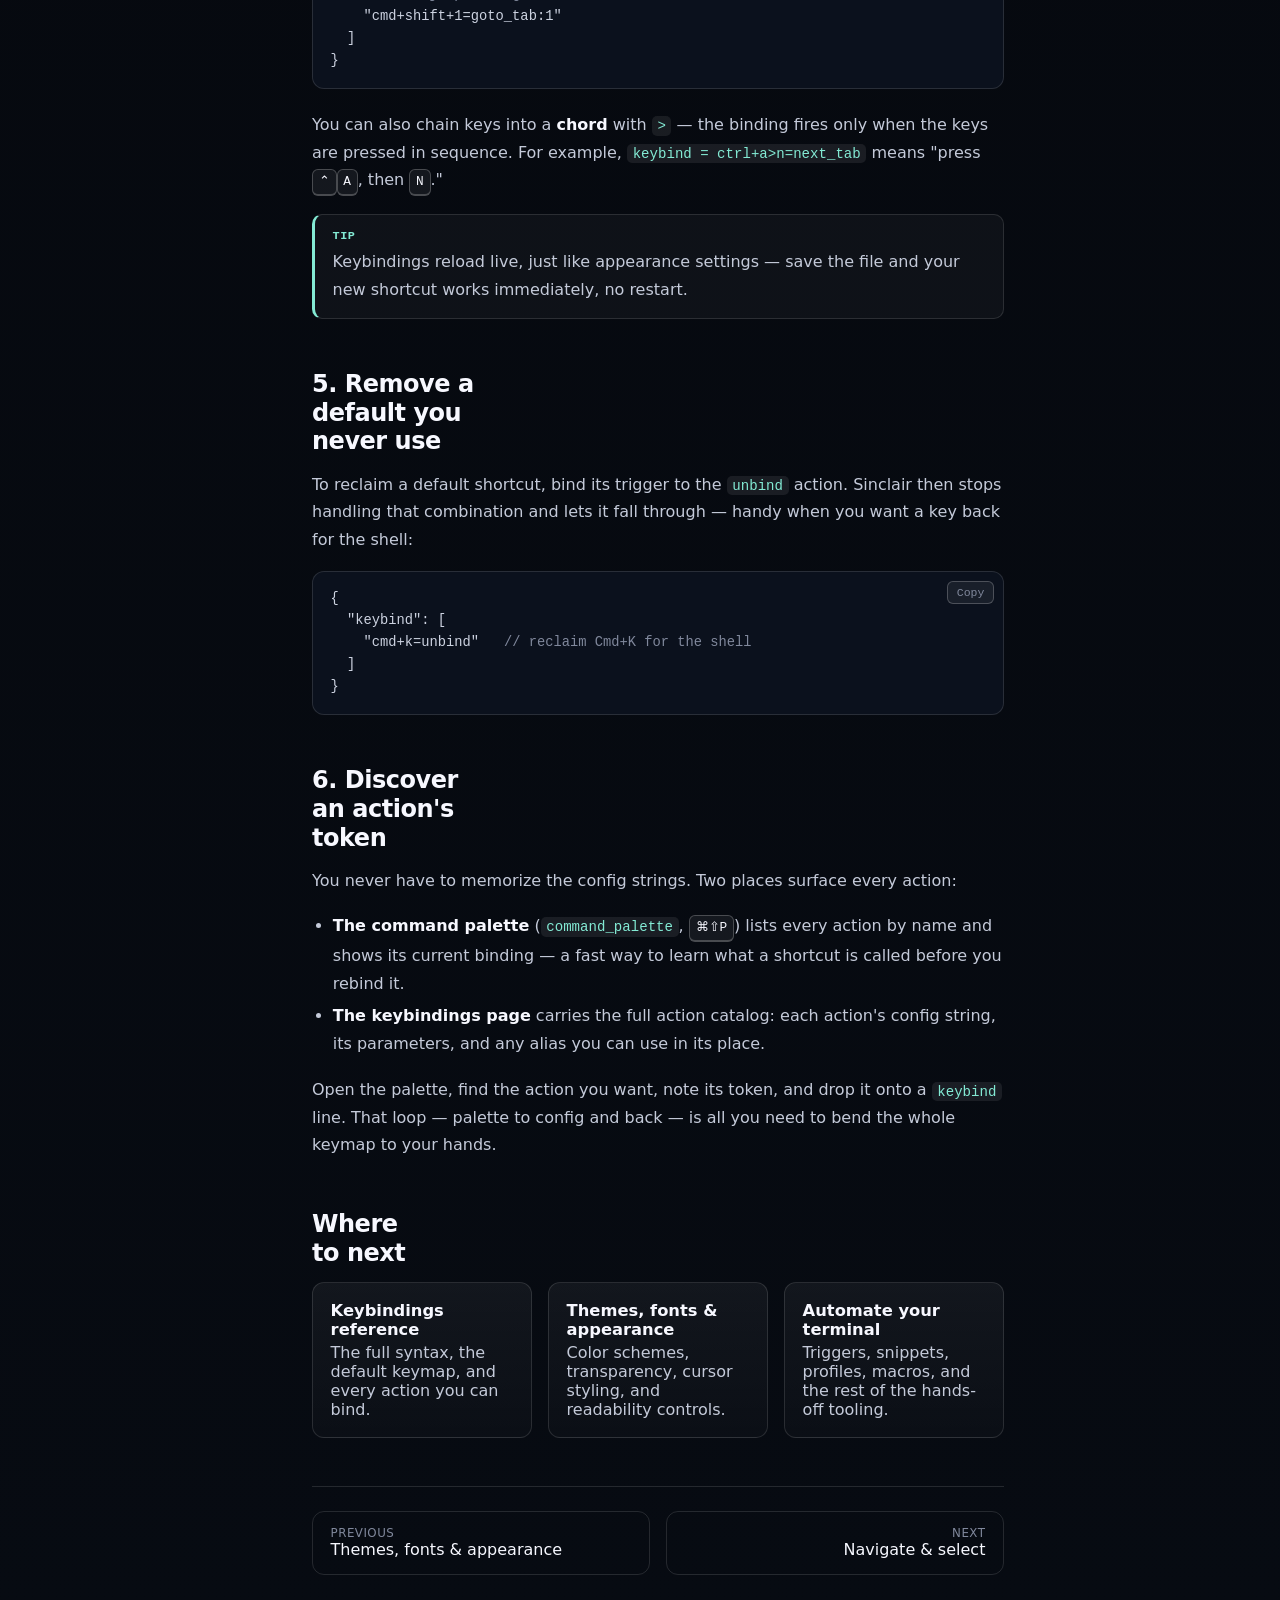
<file: configkeys.html>
<!doctype html>
<html lang="en">
  <head>
    <meta charset="utf-8">
    <meta name="viewport" content="width=device-width, initial-scale=1">
    <title>Configuration &amp; keybindings — Sinclair docs</title>
    <meta name="description" content="A hands-on walkthrough for configuring Sinclair: where the config file lives, live reload, friendly diagnostics, the settings UI, and rebinding keys to any action.">
    <meta name="theme-color" content="#05070c">
    <link rel="icon" href="icon.png">
    <link rel="stylesheet" href="style.css">
    <link rel="stylesheet" href="docs.css">
  </head>
  <body class="docs">
    <a class="skip" href="#doc-main">Skip to content</a>
    <main id="doc-main" class="doc-main">
      <article class="doc-article" data-doc-page="configkeys">
        <p class="kicker">Tutorial</p>
        <h1>Configuration &amp; keybindings</h1>
        <p class="lede">
          Sinclair reads a single <code>settings.json</code> — JSON with
          <code>//</code> comments — and watches it while it runs. In this walkthrough you'll find the config, save a
          change and watch it apply live, see what happens when you fat-finger a line, and then
          rebind a key to any action in the catalog. Nothing here needs a restart — every save
          takes effect the instant you write it.
        </p>

        <div class="callout note">
          <p>On macOS, <kbd>⌘</kbd> is the modifier. On Linux, read <kbd>⌘</kbd> as
          <kbd>⌃</kbd> (Ctrl) throughout — and in your config, write the token <code>cmd</code>,
          which maps to Command on macOS and Ctrl on Linux/Windows automatically.</p>
        </div>

        <h2>1. Find the config file</h2>
        <p>
          Sinclair loads its settings from
          <code>$XDG_CONFIG_HOME/sinclair/settings.json</code>, falling back to
          <code>~/.config/sinclair/settings.json</code> when <code>XDG_CONFIG_HOME</code> is
          unset (on Windows: <code>%APPDATA%\sinclair\settings.json</code>). The file is
          created on demand, so you can start from an empty <code>{}</code> — or no file at
          all — and add only the keys you care about. If you have a legacy
          <code>key = value</code> <code>config</code> file from an older Sinclair, it is
          migrated into <code>settings.json</code> once on launch and no longer read.
        </p>
        <p>
          The format is JSON with comments: one object, one member per setting, and
          <code>//</code> comment lines are ignored. Most keys take a single scalar value;
          a handful (like <code>font-family</code> and <code>keybind</code>) take an
          <em>array</em> and accumulate entries. Every key is optional — remove one and it
          falls back to its built-in default. Save one member and see for yourself:
        </p>
        <pre><code><span class="c">// ~/.config/sinclair/settings.json</span>
{
  "theme": "Catppuccin Mocha",
  "font-family": ["JetBrains Mono"],
  "font-size": 14,
  "cursor-style": "bar",
  "copy-on-select": true
}</code></pre>
        <p>
          Sinclair watches the file. Appearance settings — fonts, theme, colors, padding, cursor —
          and keybindings <strong>take effect the moment you save</strong>, with no need to quit
          and relaunch.
        </p>
        <div class="callout tip">
          <span class="label">Tip</span>
          <p>Keep the config open in a split next to a live terminal and tweak fonts or themes
          interactively — each save redraws immediately.</p>
        </div>

        <h2>2. Break a line on purpose</h2>
        <p>
          A bad line never aborts the load. An unknown key, a malformed value, or a plain typo
          becomes a friendly diagnostic surfaced on startup, and the rest of the file is applied
          normally. Add a nonsense key and a broken one alongside your good keys:
        </p>
        <pre><code><span class="c">// ~/.config/sinclair/settings.json</span>
{
  "theme": "Catppuccin Mocha",
  "fnot-size": 14,        <span class="c">// unknown key → diagnostic, not a crash</span>
  "font-size": "huge",    <span class="c">// malformed value → diagnostic, not a crash</span>
  "cursor-style": "bar"
}</code></pre>
        <p>
          Your <code>theme</code> and <code>cursor-style</code> still apply; the two bad lines are
          reported and skipped. This is deliberate: one mistake never leaves you staring at an
          unstyled terminal.
        </p>

        <h2>3. Round-trip through the settings UI</h2>
        <p>
          Prefer not to edit text by hand? Open the built-in GUI settings with <kbd>⌘,</kbd>
          (the <code>toggle_settings</code> action) and the same options are exposed there. Change
          a font or theme in the panel and it lands in the same config file the editor writes —
          so the file and the UI stay in sync, and you can move between them however you like.
        </p>

        <h2>4. Rebind a key</h2>
        <p>
          Every command in Sinclair is an <em>action</em>, and any action can be bound to any key
          combination from your config. Keybindings live in the same file, on <code>keybind</code>
          lines. That key is <strong>repeatable</strong> — list as many as you like. Each binding
          is a single line:
        </p>
        <pre><code>"keybind": ["trigger=action"]   <span class="c">// optionally with a :param</span></code></pre>
        <p>
          A <code>trigger</code> is one or more modifiers and a key, joined with <code>+</code>.
          The modifier tokens are:
        </p>
        <div class="tablewrap">
          <table>
            <thead><tr><th>Token</th><th>Modifier</th></tr></thead>
            <tbody>
              <tr><td><code>cmd</code></td><td>Command on macOS, Ctrl on Linux/Windows</td></tr>
              <tr><td><code>ctrl</code></td><td>Control</td></tr>
              <tr><td><code>alt</code></td><td>Alt / Option</td></tr>
              <tr><td><code>shift</code></td><td>Shift</td></tr>
              <tr><td><code>super</code></td><td>Alias for <code>cmd</code></td></tr>
            </tbody>
          </table>
        </div>
        <p>
          Keys are the alphanumerics (<code>a</code>–<code>z</code>, <code>0</code>–<code>9</code>);
          named keys like <code>enter</code>, <code>tab</code>, <code>escape</code>,
          <code>space</code>, <code>up</code>, <code>down</code>, <code>left</code>,
          <code>right</code>, and <code>f1</code>–<code>f12</code>; and punctuation names like
          <code>comma</code>, <code>period</code>, <code>slash</code>, <code>bracket_left</code>,
          and <code>bracket_right</code>. A parameter, if the action takes one, follows the action
          after a colon (for example <code>new_split:right</code>). Your bindings are merged on top
          of the defaults, so you only declare what you want to change:
        </p>
        <pre><code>{
  "keybind": [
    <span class="c">// Override: make Cmd+T open a split to the right instead of a new tab</span>
    "cmd+t=new_split:right",

    <span class="c">// Add: a fresh shortcut for clearing the screen and scrollback</span>
    "cmd+shift+k=clear_screen",

    <span class="c">// Add: jump straight to the first tab</span>
    "cmd+shift+1=goto_tab:1"
  ]
}</code></pre>
        <p>
          You can also chain keys into a <strong>chord</strong> with <code>&gt;</code> — the binding
          fires only when the keys are pressed in sequence. For example,
          <code>keybind = ctrl+a&gt;n=next_tab</code> means "press <kbd>⌃</kbd><kbd>A</kbd>, then
          <kbd>N</kbd>."
        </p>
        <div class="callout tip">
          <span class="label">Tip</span>
          <p>Keybindings reload live, just like appearance settings — save the file and your new
          shortcut works immediately, no restart.</p>
        </div>

        <h2>5. Remove a default you never use</h2>
        <p>
          To reclaim a default shortcut, bind its trigger to the <code>unbind</code> action.
          Sinclair then stops handling that combination and lets it fall through — handy when you
          want a key back for the shell:
        </p>
        <pre><code>{
  "keybind": [
    "cmd+k=unbind"   <span class="c">// reclaim Cmd+K for the shell</span>
  ]
}</code></pre>

        <h2>6. Discover an action's token</h2>
        <p>
          You never have to memorize the config strings. Two places surface every action:
        </p>
        <ul>
          <li><strong>The command palette</strong> (<code>command_palette</code>, <kbd>⌘⇧P</kbd>)
          lists every action by name and shows its current binding — a fast way to learn what a
          shortcut is called before you rebind it.</li>
          <li><strong>The keybindings page</strong> carries the full action catalog: each action's
          config string, its parameters, and any alias you can use in its place.</li>
        </ul>
        <p>
          Open the palette, find the action you want, note its token, and drop it onto a
          <code>keybind</code> line. That loop — palette to config and back — is all you need to
          bend the whole keymap to your hands.
        </p>

        <h2>Where to next</h2>
        <div class="cards">
          <a href="keybindings.html"><strong>Keybindings reference</strong>The full syntax, the default keymap, and every action you can bind.</a>
          <a href="appearance.html"><strong>Themes, fonts &amp; appearance</strong>Color schemes, transparency, cursor styling, and readability controls.</a>
          <a href="automation.html"><strong>Automate your terminal</strong>Triggers, snippets, profiles, macros, and the rest of the hands-off tooling.</a>
        </div>
      </article>
    </main>
    <script type="module" src="docs.js"></script>
  </body>
</html>
</file>
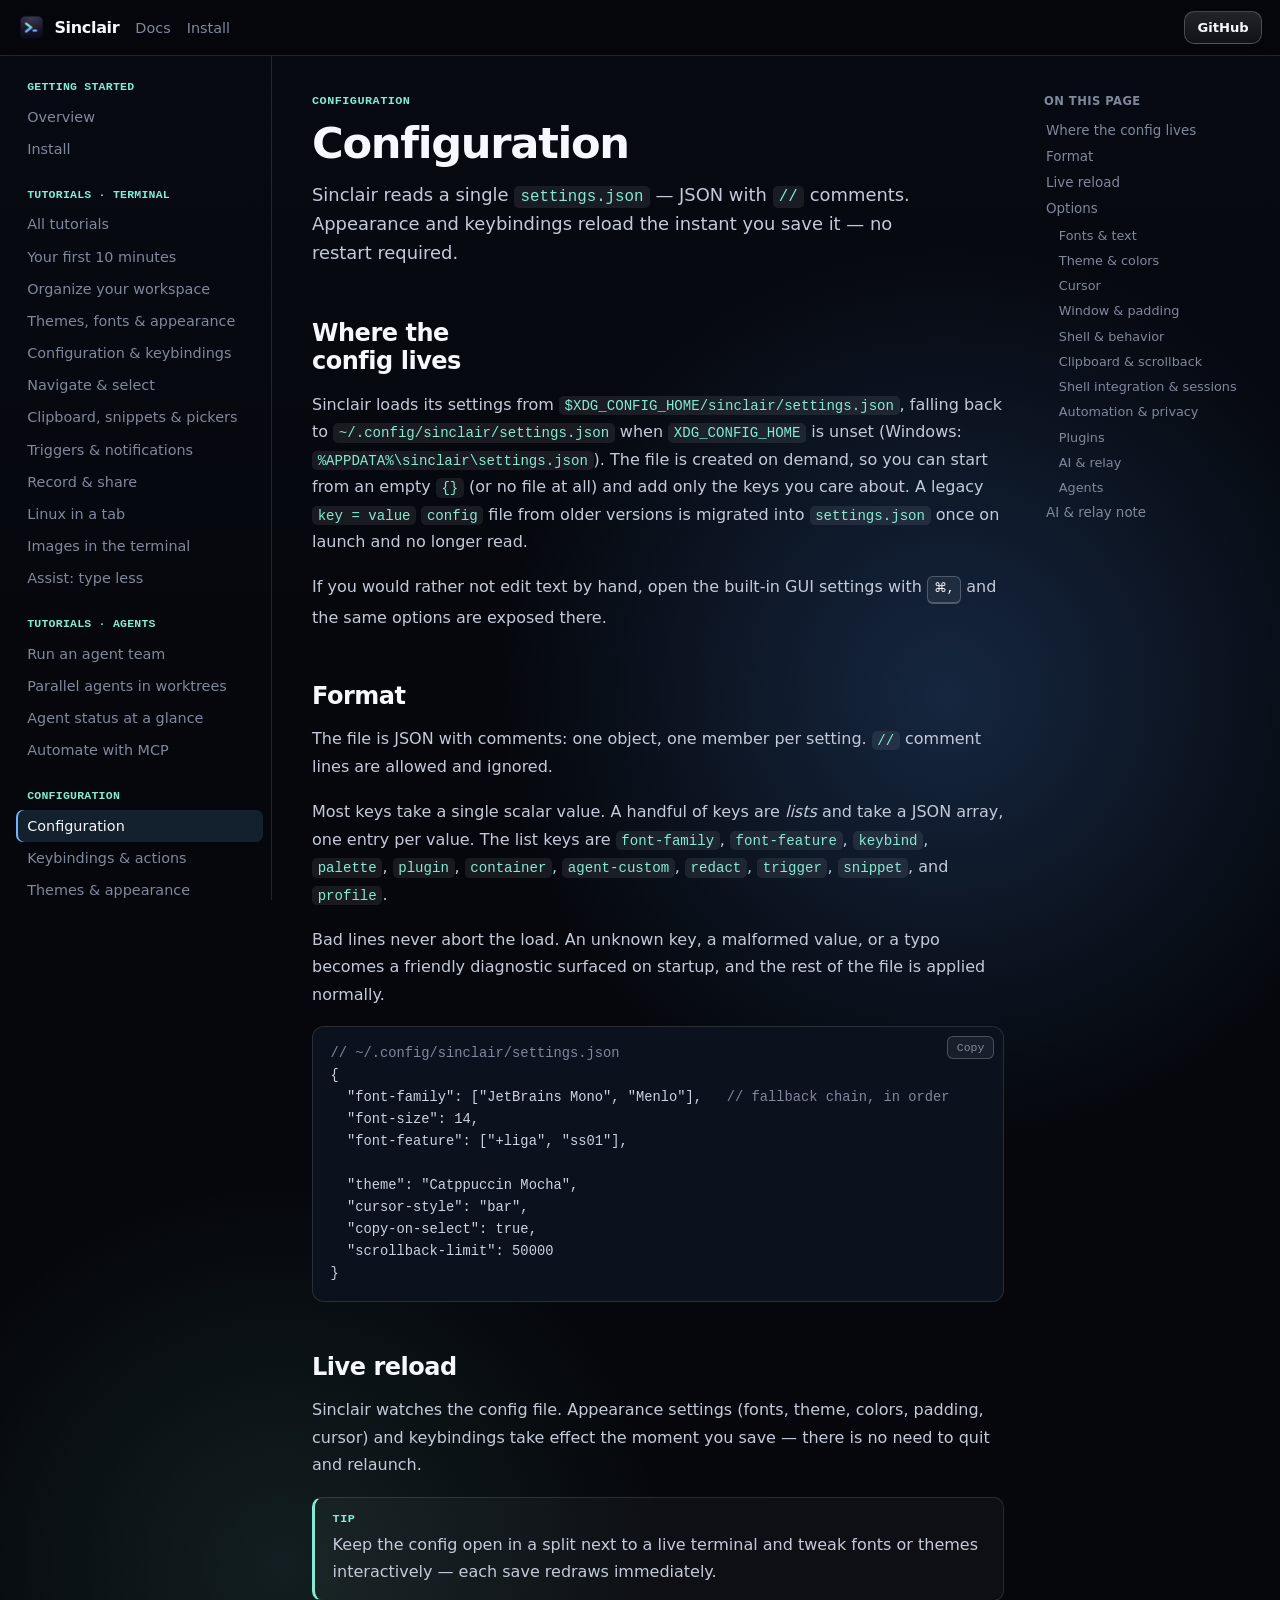
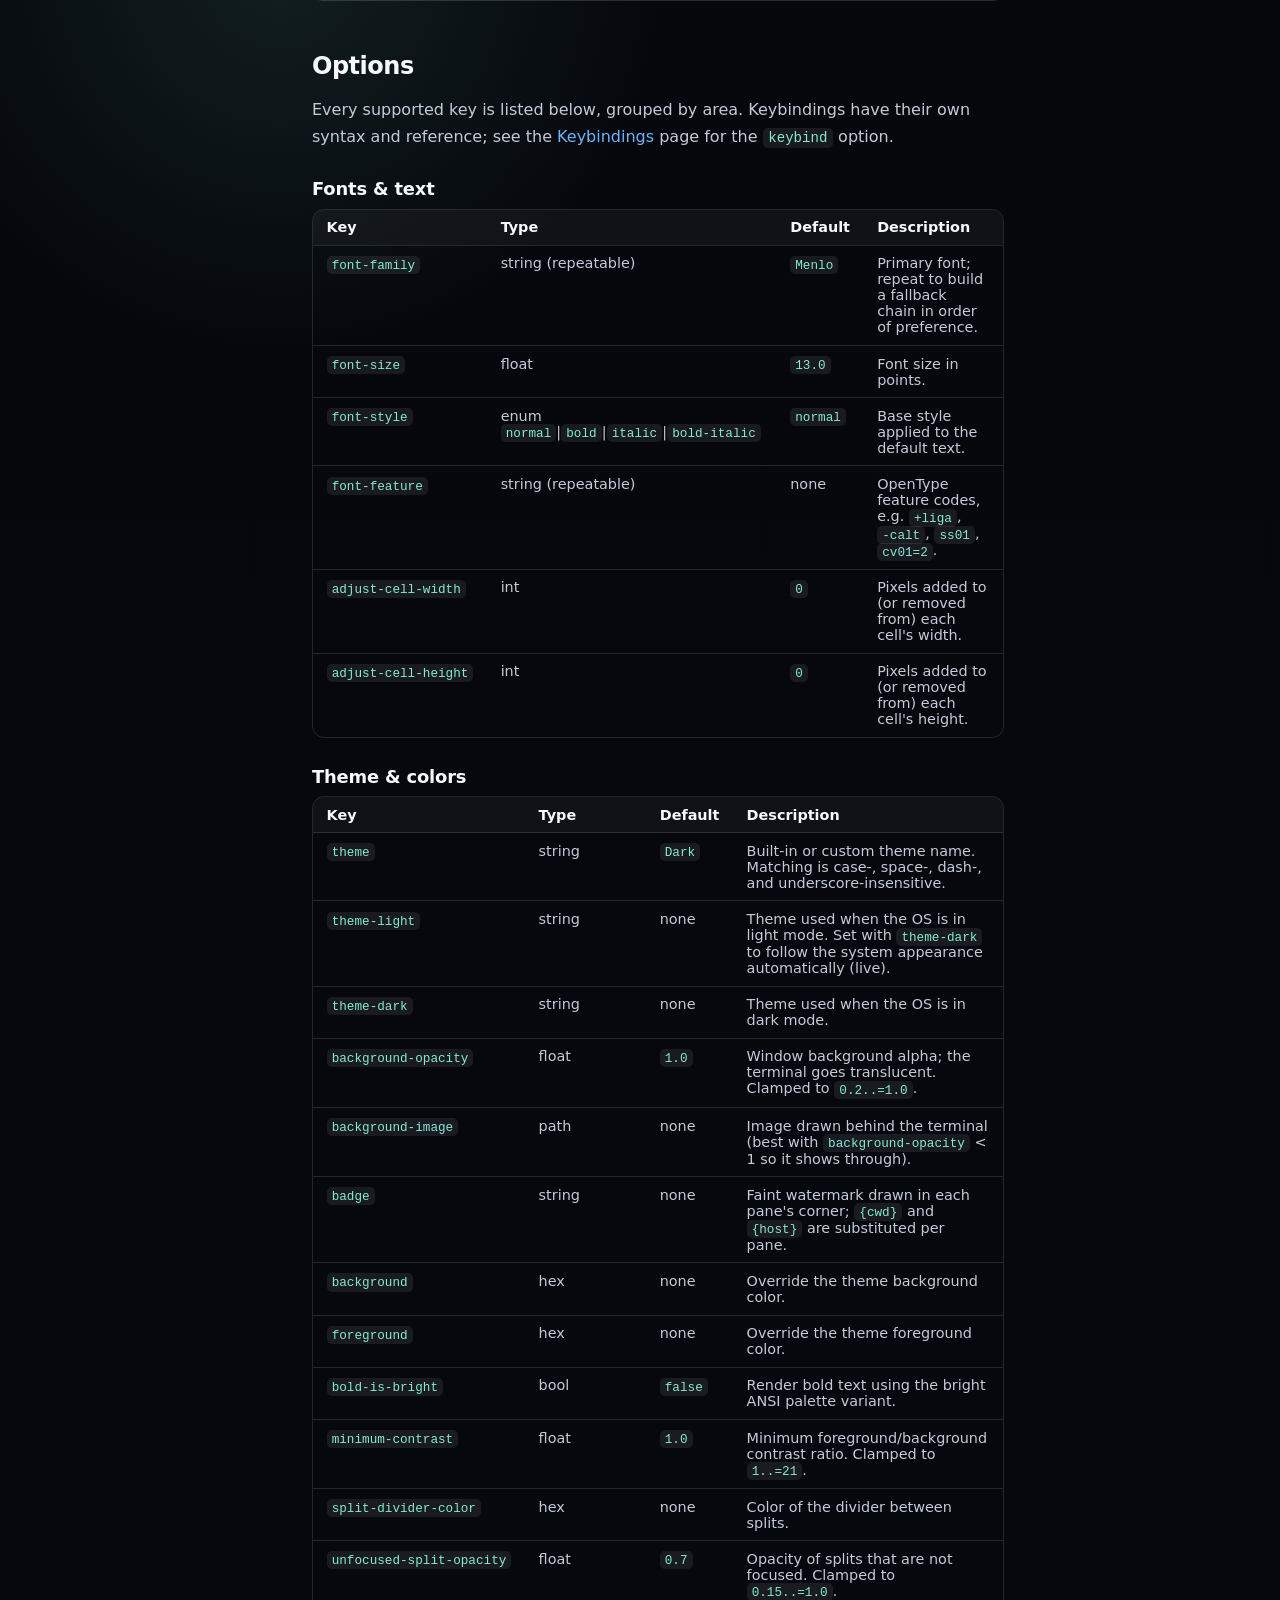
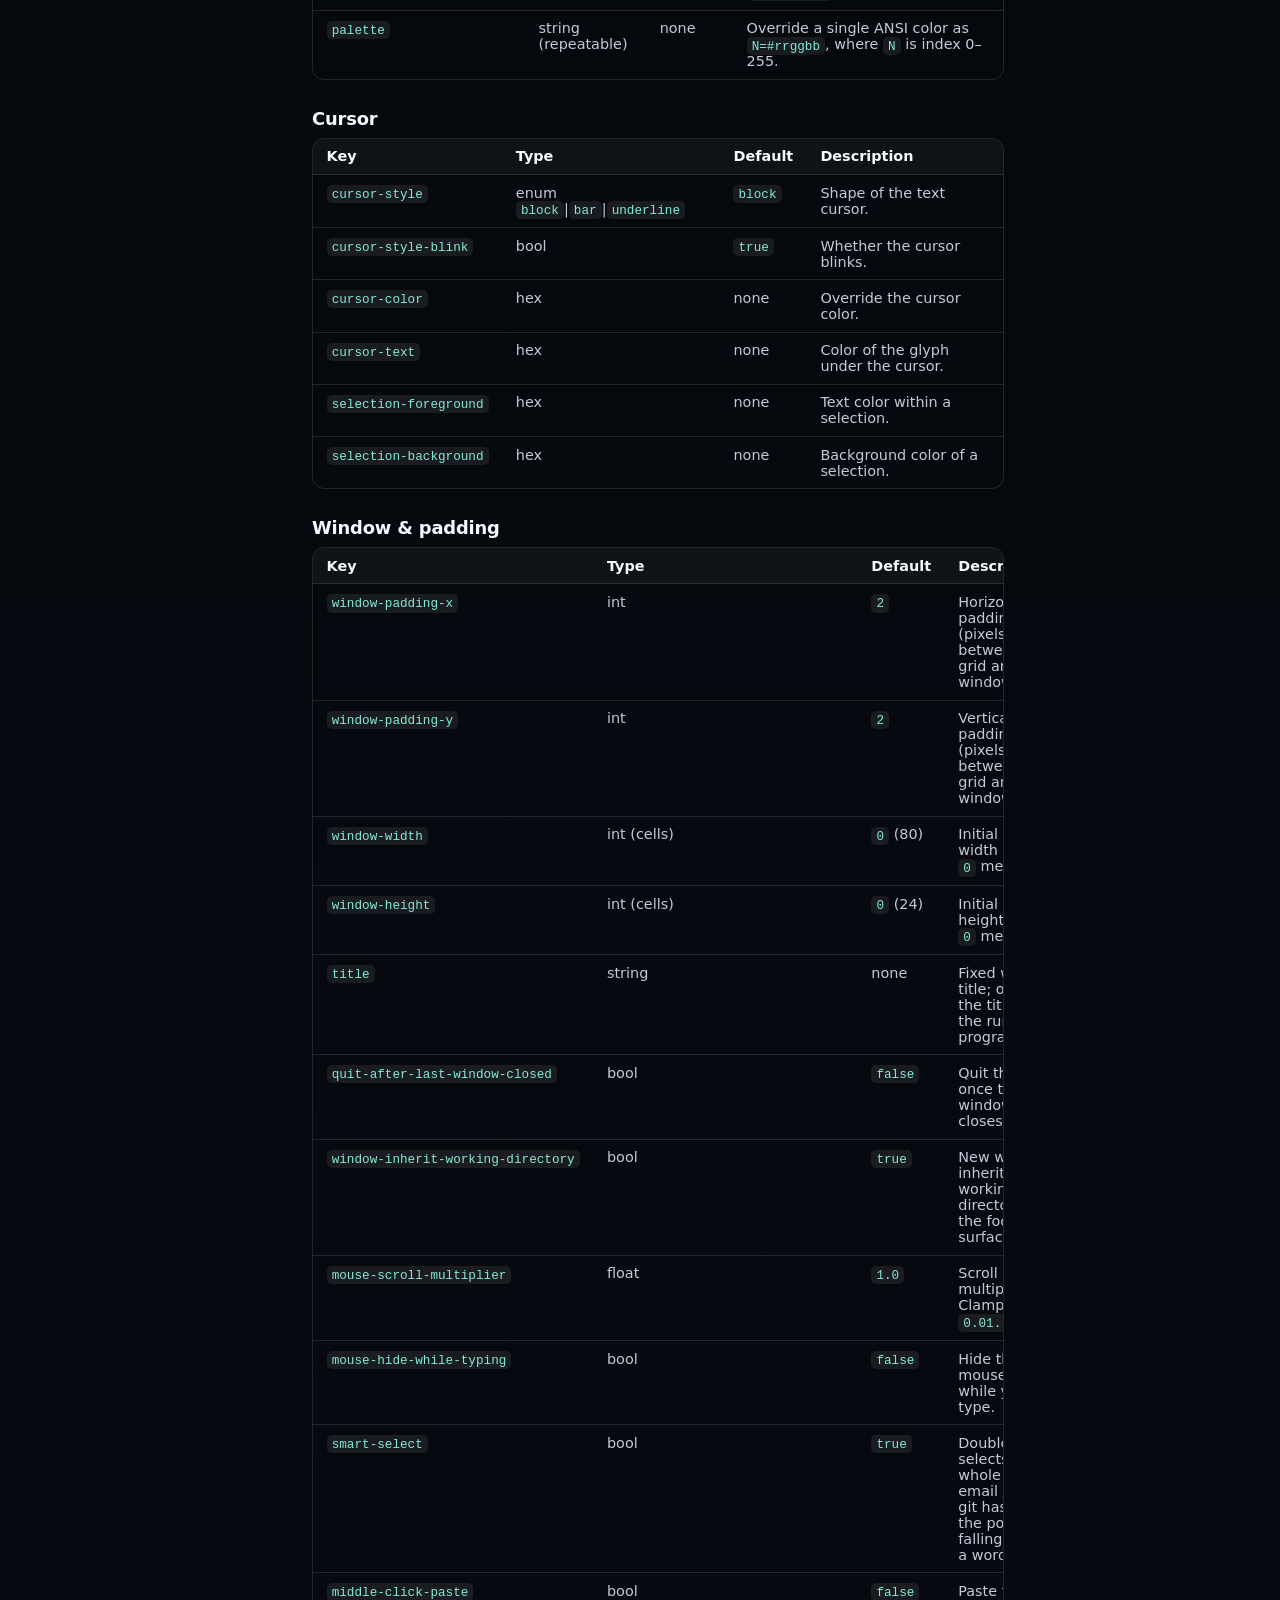
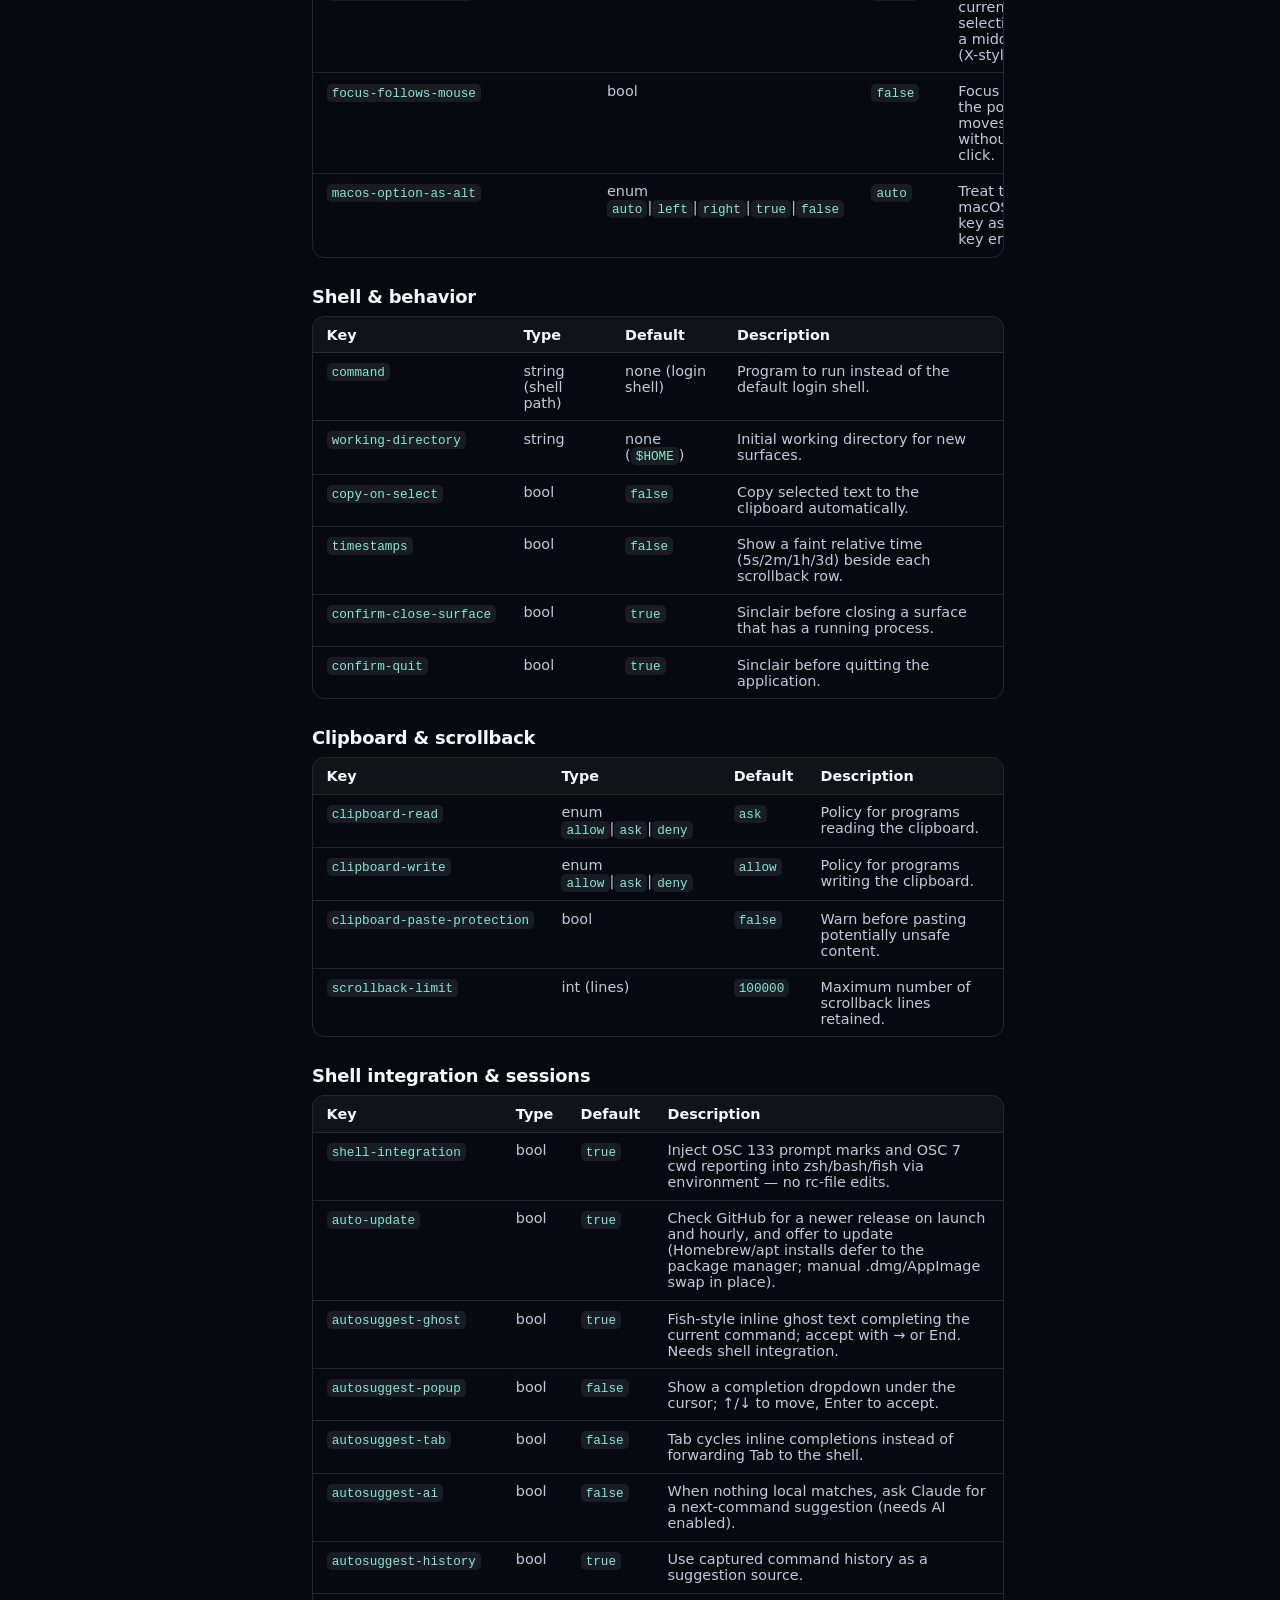
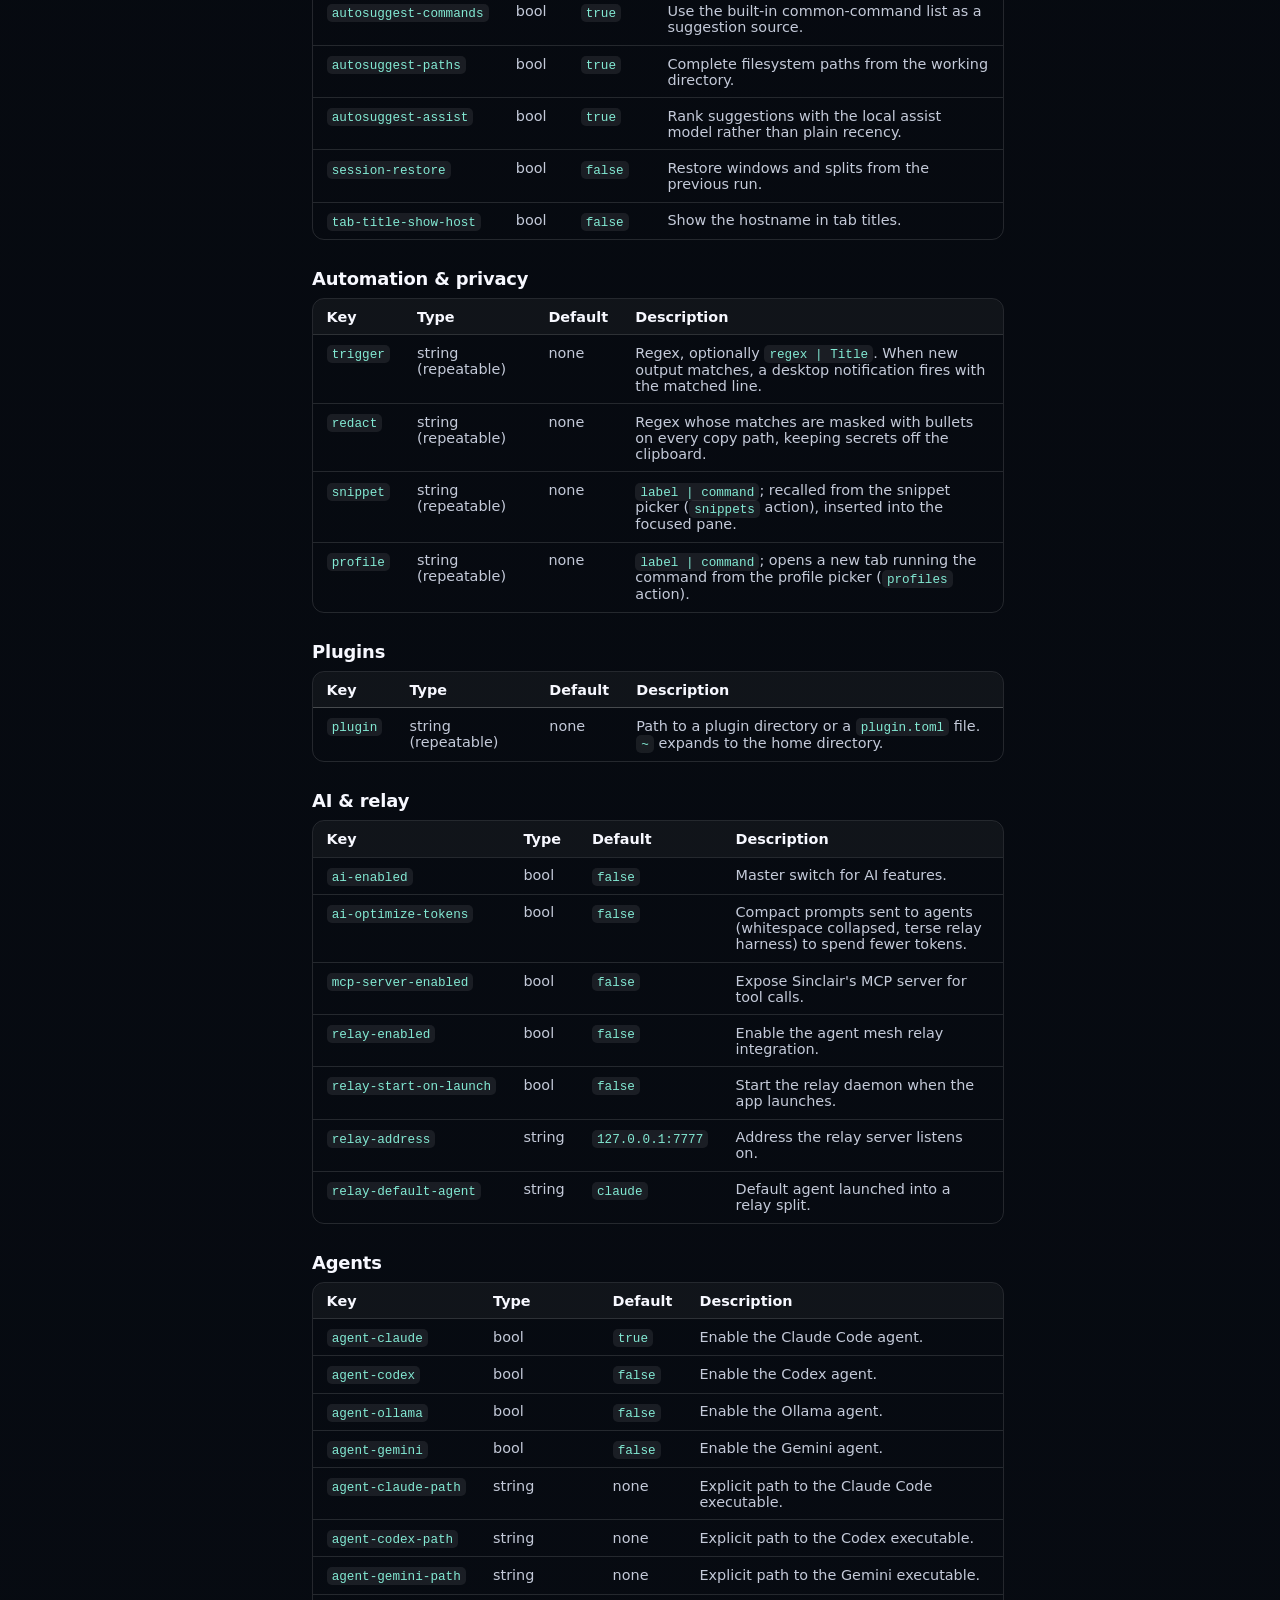
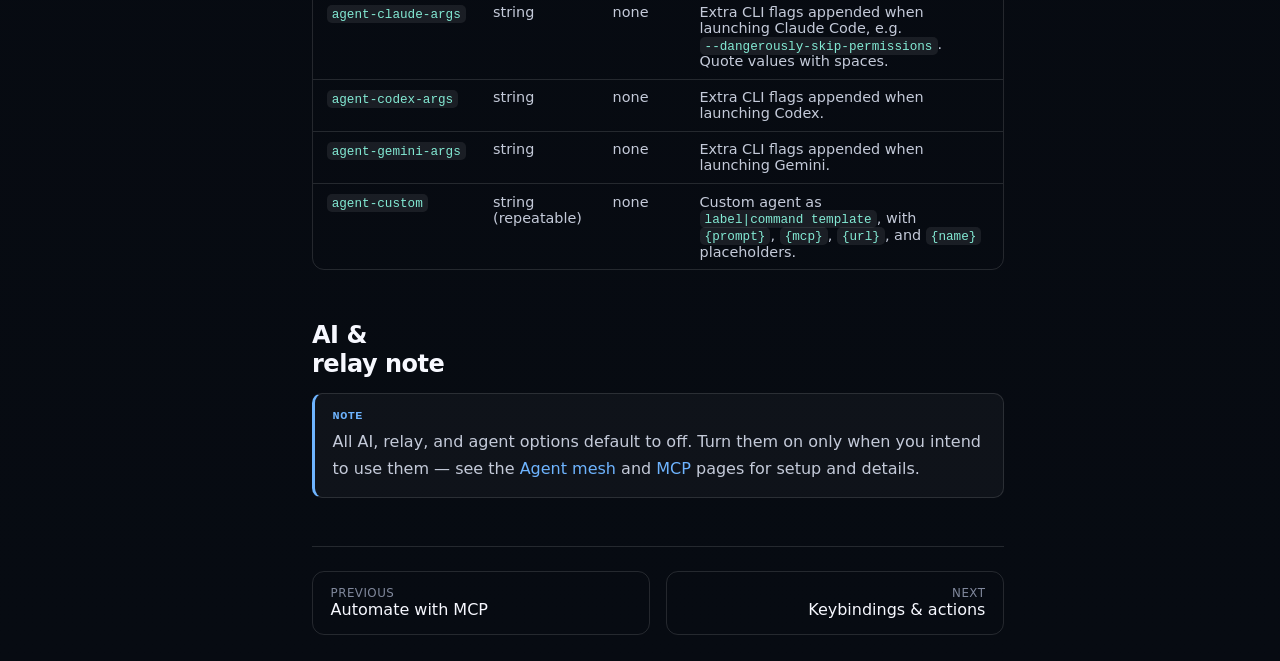
<file: configuration.html>
<!doctype html>
<html lang="en">
  <head>
    <meta charset="utf-8">
    <meta name="viewport" content="width=device-width, initial-scale=1">
    <title>Configuration — Sinclair docs</title>
    <meta name="description" content="Sinclair's config file: location, format, every option, and live reload.">
    <meta name="theme-color" content="#05070c">
    <link rel="icon" href="icon.png">
    <link rel="stylesheet" href="style.css">
    <link rel="stylesheet" href="docs.css">
  </head>
  <body class="docs">
    <a class="skip" href="#doc-main">Skip to content</a>
    <main id="doc-main" class="doc-main">
      <article class="doc-article" data-doc-page="configuration">
        <p class="kicker">Configuration</p>
        <h1>Configuration</h1>
        <p class="lede">Sinclair reads a single <code>settings.json</code> — JSON with <code>//</code> comments. Appearance and keybindings reload the instant you save it — no restart required.</p>

        <h2>Where the config lives</h2>
        <p>Sinclair loads its settings from <code>$XDG_CONFIG_HOME/sinclair/settings.json</code>, falling back to <code>~/.config/sinclair/settings.json</code> when <code>XDG_CONFIG_HOME</code> is unset (Windows: <code>%APPDATA%\sinclair\settings.json</code>). The file is created on demand, so you can start from an empty <code>{}</code> (or no file at all) and add only the keys you care about. A legacy <code>key = value</code> <code>config</code> file from older versions is migrated into <code>settings.json</code> once on launch and no longer read.</p>
        <p>If you would rather not edit text by hand, open the built-in GUI settings with <kbd>⌘,</kbd> and the same options are exposed there.</p>

        <h2>Format</h2>
        <p>The file is JSON with comments: one object, one member per setting. <code>//</code> comment lines are allowed and ignored.</p>
        <p>Most keys take a single scalar value. A handful of keys are <em>lists</em> and take a JSON array, one entry per value. The list keys are <code>font-family</code>, <code>font-feature</code>, <code>keybind</code>, <code>palette</code>, <code>plugin</code>, <code>container</code>, <code>agent-custom</code>, <code>redact</code>, <code>trigger</code>, <code>snippet</code>, and <code>profile</code>.</p>
        <p>Bad lines never abort the load. An unknown key, a malformed value, or a typo becomes a friendly diagnostic surfaced on startup, and the rest of the file is applied normally.</p>
        <pre><code><span class="c">// ~/.config/sinclair/settings.json</span>
{
  "font-family": ["JetBrains Mono", "Menlo"],   <span class="c">// fallback chain, in order</span>
  "font-size": 14,
  "font-feature": ["+liga", "ss01"],

  "theme": "Catppuccin Mocha",
  "cursor-style": "bar",
  "copy-on-select": true,
  "scrollback-limit": 50000
}</code></pre>

        <h2>Live reload</h2>
        <p>Sinclair watches the config file. Appearance settings (fonts, theme, colors, padding, cursor) and keybindings take effect the moment you save — there is no need to quit and relaunch.</p>
        <div class="callout tip"><span class="label">Tip</span><p>Keep the config open in a split next to a live terminal and tweak fonts or themes interactively — each save redraws immediately.</p></div>

        <h2>Options</h2>
        <p>Every supported key is listed below, grouped by area. Keybindings have their own syntax and reference; see the <a href="keybindings.html">Keybindings</a> page for the <code>keybind</code> option.</p>

        <h3>Fonts &amp; text</h3>
        <div class="tablewrap"><table>
          <thead><tr><th>Key</th><th>Type</th><th>Default</th><th>Description</th></tr></thead>
          <tbody>
            <tr><td><code>font-family</code></td><td>string (repeatable)</td><td><code>Menlo</code></td><td>Primary font; repeat to build a fallback chain in order of preference.</td></tr>
            <tr><td><code>font-size</code></td><td>float</td><td><code>13.0</code></td><td>Font size in points.</td></tr>
            <tr><td><code>font-style</code></td><td>enum <code>normal</code>|<code>bold</code>|<code>italic</code>|<code>bold-italic</code></td><td><code>normal</code></td><td>Base style applied to the default text.</td></tr>
            <tr><td><code>font-feature</code></td><td>string (repeatable)</td><td>none</td><td>OpenType feature codes, e.g. <code>+liga</code>, <code>-calt</code>, <code>ss01</code>, <code>cv01=2</code>.</td></tr>
            <tr><td><code>adjust-cell-width</code></td><td>int</td><td><code>0</code></td><td>Pixels added to (or removed from) each cell's width.</td></tr>
            <tr><td><code>adjust-cell-height</code></td><td>int</td><td><code>0</code></td><td>Pixels added to (or removed from) each cell's height.</td></tr>
          </tbody>
        </table></div>

        <h3>Theme &amp; colors</h3>
        <div class="tablewrap"><table>
          <thead><tr><th>Key</th><th>Type</th><th>Default</th><th>Description</th></tr></thead>
          <tbody>
            <tr><td><code>theme</code></td><td>string</td><td><code>Dark</code></td><td>Built-in or custom theme name. Matching is case-, space-, dash-, and underscore-insensitive.</td></tr>
            <tr><td><code>theme-light</code></td><td>string</td><td>none</td><td>Theme used when the OS is in light mode. Set with <code>theme-dark</code> to follow the system appearance automatically (live).</td></tr>
            <tr><td><code>theme-dark</code></td><td>string</td><td>none</td><td>Theme used when the OS is in dark mode.</td></tr>
            <tr><td><code>background-opacity</code></td><td>float</td><td><code>1.0</code></td><td>Window background alpha; the terminal goes translucent. Clamped to <code>0.2..=1.0</code>.</td></tr>
            <tr><td><code>background-image</code></td><td>path</td><td>none</td><td>Image drawn behind the terminal (best with <code>background-opacity</code> &lt; 1 so it shows through).</td></tr>
            <tr><td><code>badge</code></td><td>string</td><td>none</td><td>Faint watermark drawn in each pane's corner; <code>{cwd}</code> and <code>{host}</code> are substituted per pane.</td></tr>
            <tr><td><code>background</code></td><td>hex</td><td>none</td><td>Override the theme background color.</td></tr>
            <tr><td><code>foreground</code></td><td>hex</td><td>none</td><td>Override the theme foreground color.</td></tr>
            <tr><td><code>bold-is-bright</code></td><td>bool</td><td><code>false</code></td><td>Render bold text using the bright ANSI palette variant.</td></tr>
            <tr><td><code>minimum-contrast</code></td><td>float</td><td><code>1.0</code></td><td>Minimum foreground/background contrast ratio. Clamped to <code>1..=21</code>.</td></tr>
            <tr><td><code>split-divider-color</code></td><td>hex</td><td>none</td><td>Color of the divider between splits.</td></tr>
            <tr><td><code>unfocused-split-opacity</code></td><td>float</td><td><code>0.7</code></td><td>Opacity of splits that are not focused. Clamped to <code>0.15..=1.0</code>.</td></tr>
            <tr><td><code>palette</code></td><td>string (repeatable)</td><td>none</td><td>Override a single ANSI color as <code>N=#rrggbb</code>, where <code>N</code> is index 0–255.</td></tr>
          </tbody>
        </table></div>

        <h3>Cursor</h3>
        <div class="tablewrap"><table>
          <thead><tr><th>Key</th><th>Type</th><th>Default</th><th>Description</th></tr></thead>
          <tbody>
            <tr><td><code>cursor-style</code></td><td>enum <code>block</code>|<code>bar</code>|<code>underline</code></td><td><code>block</code></td><td>Shape of the text cursor.</td></tr>
            <tr><td><code>cursor-style-blink</code></td><td>bool</td><td><code>true</code></td><td>Whether the cursor blinks.</td></tr>
            <tr><td><code>cursor-color</code></td><td>hex</td><td>none</td><td>Override the cursor color.</td></tr>
            <tr><td><code>cursor-text</code></td><td>hex</td><td>none</td><td>Color of the glyph under the cursor.</td></tr>
            <tr><td><code>selection-foreground</code></td><td>hex</td><td>none</td><td>Text color within a selection.</td></tr>
            <tr><td><code>selection-background</code></td><td>hex</td><td>none</td><td>Background color of a selection.</td></tr>
          </tbody>
        </table></div>

        <h3>Window &amp; padding</h3>
        <div class="tablewrap"><table>
          <thead><tr><th>Key</th><th>Type</th><th>Default</th><th>Description</th></tr></thead>
          <tbody>
            <tr><td><code>window-padding-x</code></td><td>int</td><td><code>2</code></td><td>Horizontal padding (pixels) between the grid and the window edge.</td></tr>
            <tr><td><code>window-padding-y</code></td><td>int</td><td><code>2</code></td><td>Vertical padding (pixels) between the grid and the window edge.</td></tr>
            <tr><td><code>window-width</code></td><td>int (cells)</td><td><code>0</code> (80)</td><td>Initial window width in cells; <code>0</code> means 80.</td></tr>
            <tr><td><code>window-height</code></td><td>int (cells)</td><td><code>0</code> (24)</td><td>Initial window height in cells; <code>0</code> means 24.</td></tr>
            <tr><td><code>title</code></td><td>string</td><td>none</td><td>Fixed window title; overrides the title set by the running program.</td></tr>
            <tr><td><code>quit-after-last-window-closed</code></td><td>bool</td><td><code>false</code></td><td>Quit the app once the last window closes.</td></tr>
            <tr><td><code>window-inherit-working-directory</code></td><td>bool</td><td><code>true</code></td><td>New windows inherit the working directory of the focused surface.</td></tr>
            <tr><td><code>mouse-scroll-multiplier</code></td><td>float</td><td><code>1.0</code></td><td>Scroll speed multiplier. Clamped to <code>0.01..=10000</code>.</td></tr>
            <tr><td><code>mouse-hide-while-typing</code></td><td>bool</td><td><code>false</code></td><td>Hide the mouse cursor while you type.</td></tr>
            <tr><td><code>smart-select</code></td><td>bool</td><td><code>true</code></td><td>Double-click selects the whole URL / email / path / git hash under the pointer, falling back to a word.</td></tr>
            <tr><td><code>middle-click-paste</code></td><td>bool</td><td><code>false</code></td><td>Paste the current selection with a middle click (X-style).</td></tr>
            <tr><td><code>focus-follows-mouse</code></td><td>bool</td><td><code>false</code></td><td>Focus the split the pointer moves over, without a click.</td></tr>
            <tr><td><code>macos-option-as-alt</code></td><td>enum <code>auto</code>|<code>left</code>|<code>right</code>|<code>true</code>|<code>false</code></td><td><code>auto</code></td><td>Treat the macOS Option key as Alt for key encoding.</td></tr>
          </tbody>
        </table></div>

        <h3>Shell &amp; behavior</h3>
        <div class="tablewrap"><table>
          <thead><tr><th>Key</th><th>Type</th><th>Default</th><th>Description</th></tr></thead>
          <tbody>
            <tr><td><code>command</code></td><td>string (shell path)</td><td>none (login shell)</td><td>Program to run instead of the default login shell.</td></tr>
            <tr><td><code>working-directory</code></td><td>string</td><td>none (<code>$HOME</code>)</td><td>Initial working directory for new surfaces.</td></tr>
            <tr><td><code>copy-on-select</code></td><td>bool</td><td><code>false</code></td><td>Copy selected text to the clipboard automatically.</td></tr>
            <tr><td><code>timestamps</code></td><td>bool</td><td><code>false</code></td><td>Show a faint relative time (5s/2m/1h/3d) beside each scrollback row.</td></tr>
            <tr><td><code>confirm-close-surface</code></td><td>bool</td><td><code>true</code></td><td>Sinclair before closing a surface that has a running process.</td></tr>
            <tr><td><code>confirm-quit</code></td><td>bool</td><td><code>true</code></td><td>Sinclair before quitting the application.</td></tr>
          </tbody>
        </table></div>

        <h3>Clipboard &amp; scrollback</h3>
        <div class="tablewrap"><table>
          <thead><tr><th>Key</th><th>Type</th><th>Default</th><th>Description</th></tr></thead>
          <tbody>
            <tr><td><code>clipboard-read</code></td><td>enum <code>allow</code>|<code>ask</code>|<code>deny</code></td><td><code>ask</code></td><td>Policy for programs reading the clipboard.</td></tr>
            <tr><td><code>clipboard-write</code></td><td>enum <code>allow</code>|<code>ask</code>|<code>deny</code></td><td><code>allow</code></td><td>Policy for programs writing the clipboard.</td></tr>
            <tr><td><code>clipboard-paste-protection</code></td><td>bool</td><td><code>false</code></td><td>Warn before pasting potentially unsafe content.</td></tr>
            <tr><td><code>scrollback-limit</code></td><td>int (lines)</td><td><code>100000</code></td><td>Maximum number of scrollback lines retained.</td></tr>
          </tbody>
        </table></div>

        <h3>Shell integration &amp; sessions</h3>
        <div class="tablewrap"><table>
          <thead><tr><th>Key</th><th>Type</th><th>Default</th><th>Description</th></tr></thead>
          <tbody>
            <tr><td><code>shell-integration</code></td><td>bool</td><td><code>true</code></td><td>Inject OSC 133 prompt marks and OSC 7 cwd reporting into zsh/bash/fish via environment — no rc-file edits.</td></tr>
            <tr><td><code>auto-update</code></td><td>bool</td><td><code>true</code></td><td>Check GitHub for a newer release on launch and hourly, and offer to update (Homebrew/apt installs defer to the package manager; manual .dmg/AppImage swap in place).</td></tr>
            <tr><td><code>autosuggest-ghost</code></td><td>bool</td><td><code>true</code></td><td>Fish-style inline ghost text completing the current command; accept with → or End. Needs shell integration.</td></tr>
            <tr><td><code>autosuggest-popup</code></td><td>bool</td><td><code>false</code></td><td>Show a completion dropdown under the cursor; ↑/↓ to move, Enter to accept.</td></tr>
            <tr><td><code>autosuggest-tab</code></td><td>bool</td><td><code>false</code></td><td>Tab cycles inline completions instead of forwarding Tab to the shell.</td></tr>
            <tr><td><code>autosuggest-ai</code></td><td>bool</td><td><code>false</code></td><td>When nothing local matches, ask Claude for a next-command suggestion (needs AI enabled).</td></tr>
            <tr><td><code>autosuggest-history</code></td><td>bool</td><td><code>true</code></td><td>Use captured command history as a suggestion source.</td></tr>
            <tr><td><code>autosuggest-commands</code></td><td>bool</td><td><code>true</code></td><td>Use the built-in common-command list as a suggestion source.</td></tr>
            <tr><td><code>autosuggest-paths</code></td><td>bool</td><td><code>true</code></td><td>Complete filesystem paths from the working directory.</td></tr>
            <tr><td><code>autosuggest-assist</code></td><td>bool</td><td><code>true</code></td><td>Rank suggestions with the local assist model rather than plain recency.</td></tr>
            <tr><td><code>session-restore</code></td><td>bool</td><td><code>false</code></td><td>Restore windows and splits from the previous run.</td></tr>
            <tr><td><code>tab-title-show-host</code></td><td>bool</td><td><code>false</code></td><td>Show the hostname in tab titles.</td></tr>
          </tbody>
        </table></div>

        <h3>Automation &amp; privacy</h3>
        <div class="tablewrap"><table>
          <thead><tr><th>Key</th><th>Type</th><th>Default</th><th>Description</th></tr></thead>
          <tbody>
            <tr><td><code>trigger</code></td><td>string (repeatable)</td><td>none</td><td>Regex, optionally <code>regex | Title</code>. When new output matches, a desktop notification fires with the matched line.</td></tr>
            <tr><td><code>redact</code></td><td>string (repeatable)</td><td>none</td><td>Regex whose matches are masked with bullets on every copy path, keeping secrets off the clipboard.</td></tr>
            <tr><td><code>snippet</code></td><td>string (repeatable)</td><td>none</td><td><code>label | command</code>; recalled from the snippet picker (<code>snippets</code> action), inserted into the focused pane.</td></tr>
            <tr><td><code>profile</code></td><td>string (repeatable)</td><td>none</td><td><code>label | command</code>; opens a new tab running the command from the profile picker (<code>profiles</code> action).</td></tr>
          </tbody>
        </table></div>

        <h3>Plugins</h3>
        <div class="tablewrap"><table>
          <thead><tr><th>Key</th><th>Type</th><th>Default</th><th>Description</th></tr></thead>
          <tbody>
            <tr><td><code>plugin</code></td><td>string (repeatable)</td><td>none</td><td>Path to a plugin directory or a <code>plugin.toml</code> file. <code>~</code> expands to the home directory.</td></tr>
          </tbody>
        </table></div>

        <h3>AI &amp; relay</h3>
        <div class="tablewrap"><table>
          <thead><tr><th>Key</th><th>Type</th><th>Default</th><th>Description</th></tr></thead>
          <tbody>
            <tr><td><code>ai-enabled</code></td><td>bool</td><td><code>false</code></td><td>Master switch for AI features.</td></tr>
            <tr><td><code>ai-optimize-tokens</code></td><td>bool</td><td><code>false</code></td><td>Compact prompts sent to agents (whitespace collapsed, terse relay harness) to spend fewer tokens.</td></tr>
            <tr><td><code>mcp-server-enabled</code></td><td>bool</td><td><code>false</code></td><td>Expose Sinclair's MCP server for tool calls.</td></tr>
            <tr><td><code>relay-enabled</code></td><td>bool</td><td><code>false</code></td><td>Enable the agent mesh relay integration.</td></tr>
            <tr><td><code>relay-start-on-launch</code></td><td>bool</td><td><code>false</code></td><td>Start the relay daemon when the app launches.</td></tr>
            <tr><td><code>relay-address</code></td><td>string</td><td><code>127.0.0.1:7777</code></td><td>Address the relay server listens on.</td></tr>
            <tr><td><code>relay-default-agent</code></td><td>string</td><td><code>claude</code></td><td>Default agent launched into a relay split.</td></tr>
          </tbody>
        </table></div>

        <h3>Agents</h3>
        <div class="tablewrap"><table>
          <thead><tr><th>Key</th><th>Type</th><th>Default</th><th>Description</th></tr></thead>
          <tbody>
            <tr><td><code>agent-claude</code></td><td>bool</td><td><code>true</code></td><td>Enable the Claude Code agent.</td></tr>
            <tr><td><code>agent-codex</code></td><td>bool</td><td><code>false</code></td><td>Enable the Codex agent.</td></tr>
            <tr><td><code>agent-ollama</code></td><td>bool</td><td><code>false</code></td><td>Enable the Ollama agent.</td></tr>
            <tr><td><code>agent-gemini</code></td><td>bool</td><td><code>false</code></td><td>Enable the Gemini agent.</td></tr>
            <tr><td><code>agent-claude-path</code></td><td>string</td><td>none</td><td>Explicit path to the Claude Code executable.</td></tr>
            <tr><td><code>agent-codex-path</code></td><td>string</td><td>none</td><td>Explicit path to the Codex executable.</td></tr>
            <tr><td><code>agent-gemini-path</code></td><td>string</td><td>none</td><td>Explicit path to the Gemini executable.</td></tr>
            <tr><td><code>agent-claude-args</code></td><td>string</td><td>none</td><td>Extra CLI flags appended when launching Claude Code, e.g. <code>--dangerously-skip-permissions</code>. Quote values with spaces.</td></tr>
            <tr><td><code>agent-codex-args</code></td><td>string</td><td>none</td><td>Extra CLI flags appended when launching Codex.</td></tr>
            <tr><td><code>agent-gemini-args</code></td><td>string</td><td>none</td><td>Extra CLI flags appended when launching Gemini.</td></tr>
            <tr><td><code>agent-custom</code></td><td>string (repeatable)</td><td>none</td><td>Custom agent as <code>label|command template</code>, with <code>{prompt}</code>, <code>{mcp}</code>, <code>{url}</code>, and <code>{name}</code> placeholders.</td></tr>
          </tbody>
        </table></div>

        <h2>AI &amp; relay note</h2>
        <div class="callout note"><span class="label">Note</span><p>All AI, relay, and agent options default to off. Turn them on only when you intend to use them — see the <a href="agents.html">Agent mesh</a> and <a href="mcp.html">MCP</a> pages for setup and details.</p></div>
      </article>
    </main>
    <script type="module" src="docs.js"></script>
  </body>
</html>
</file>
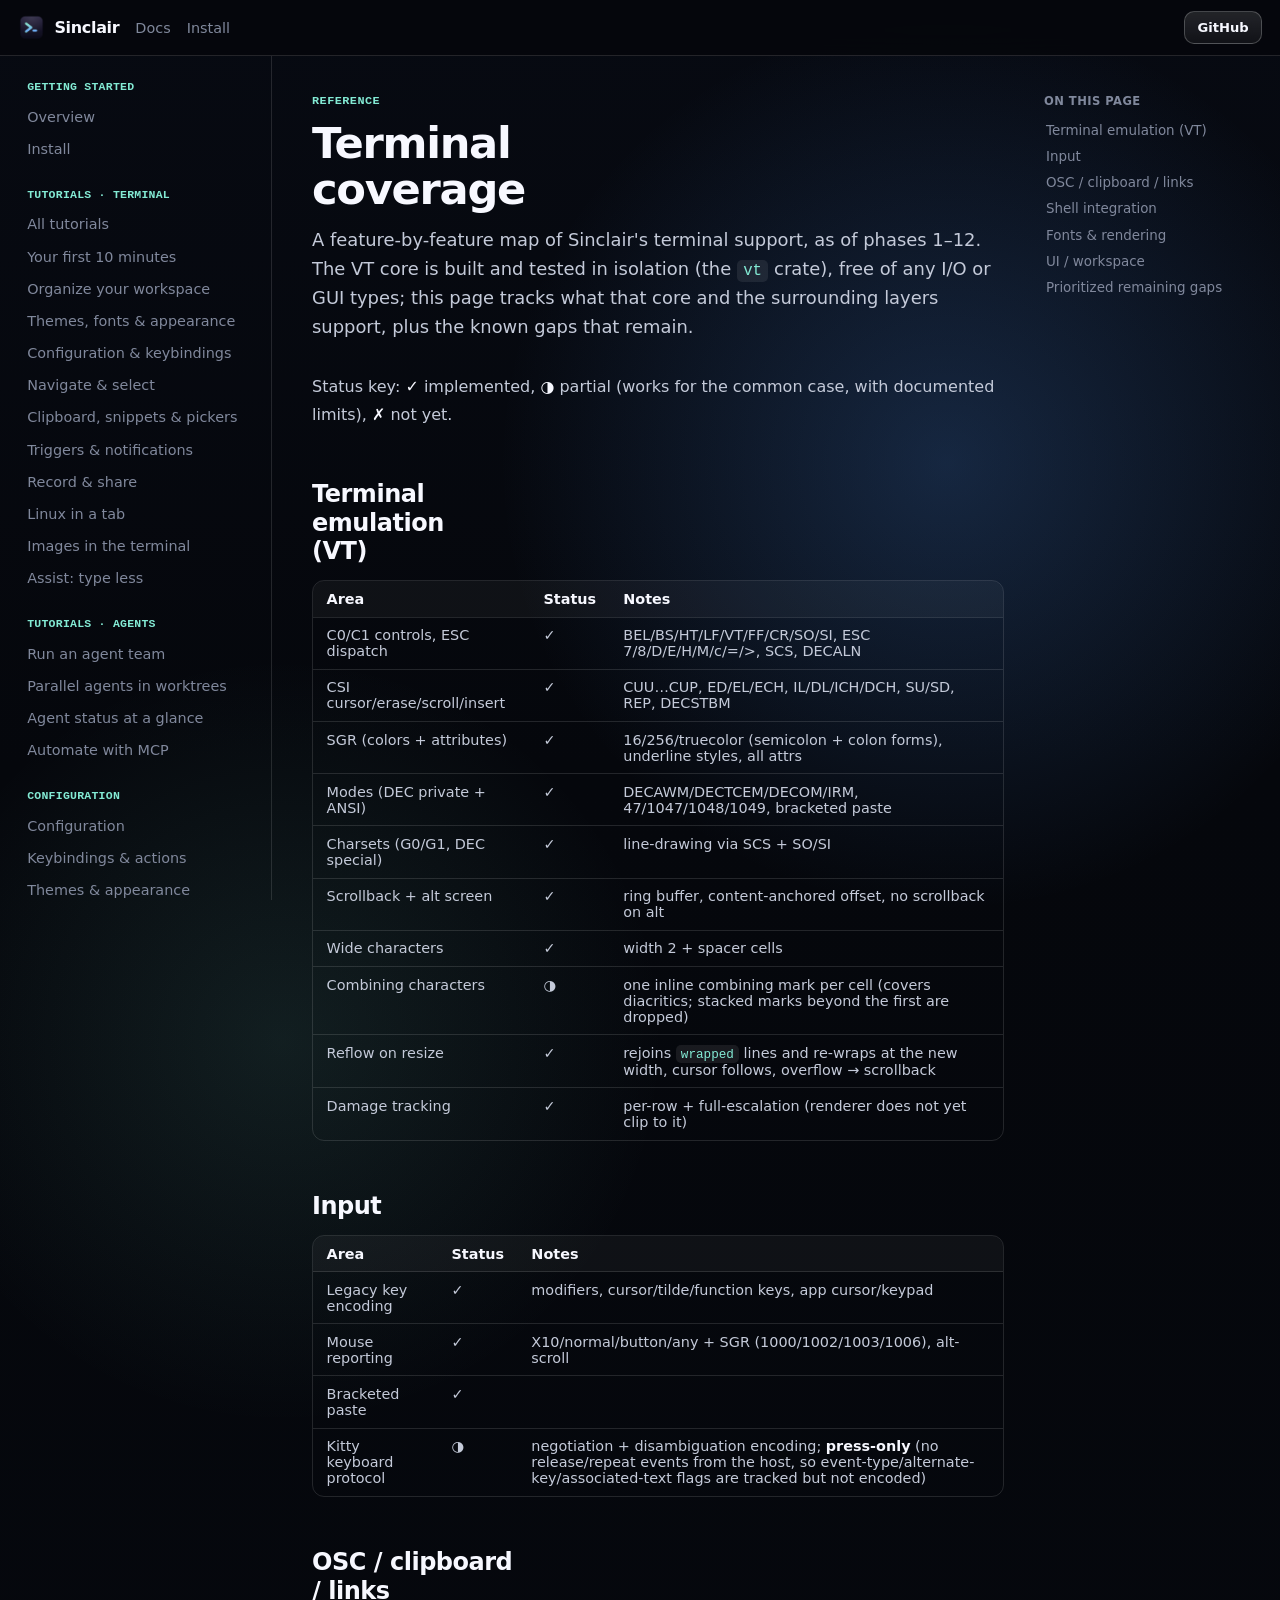
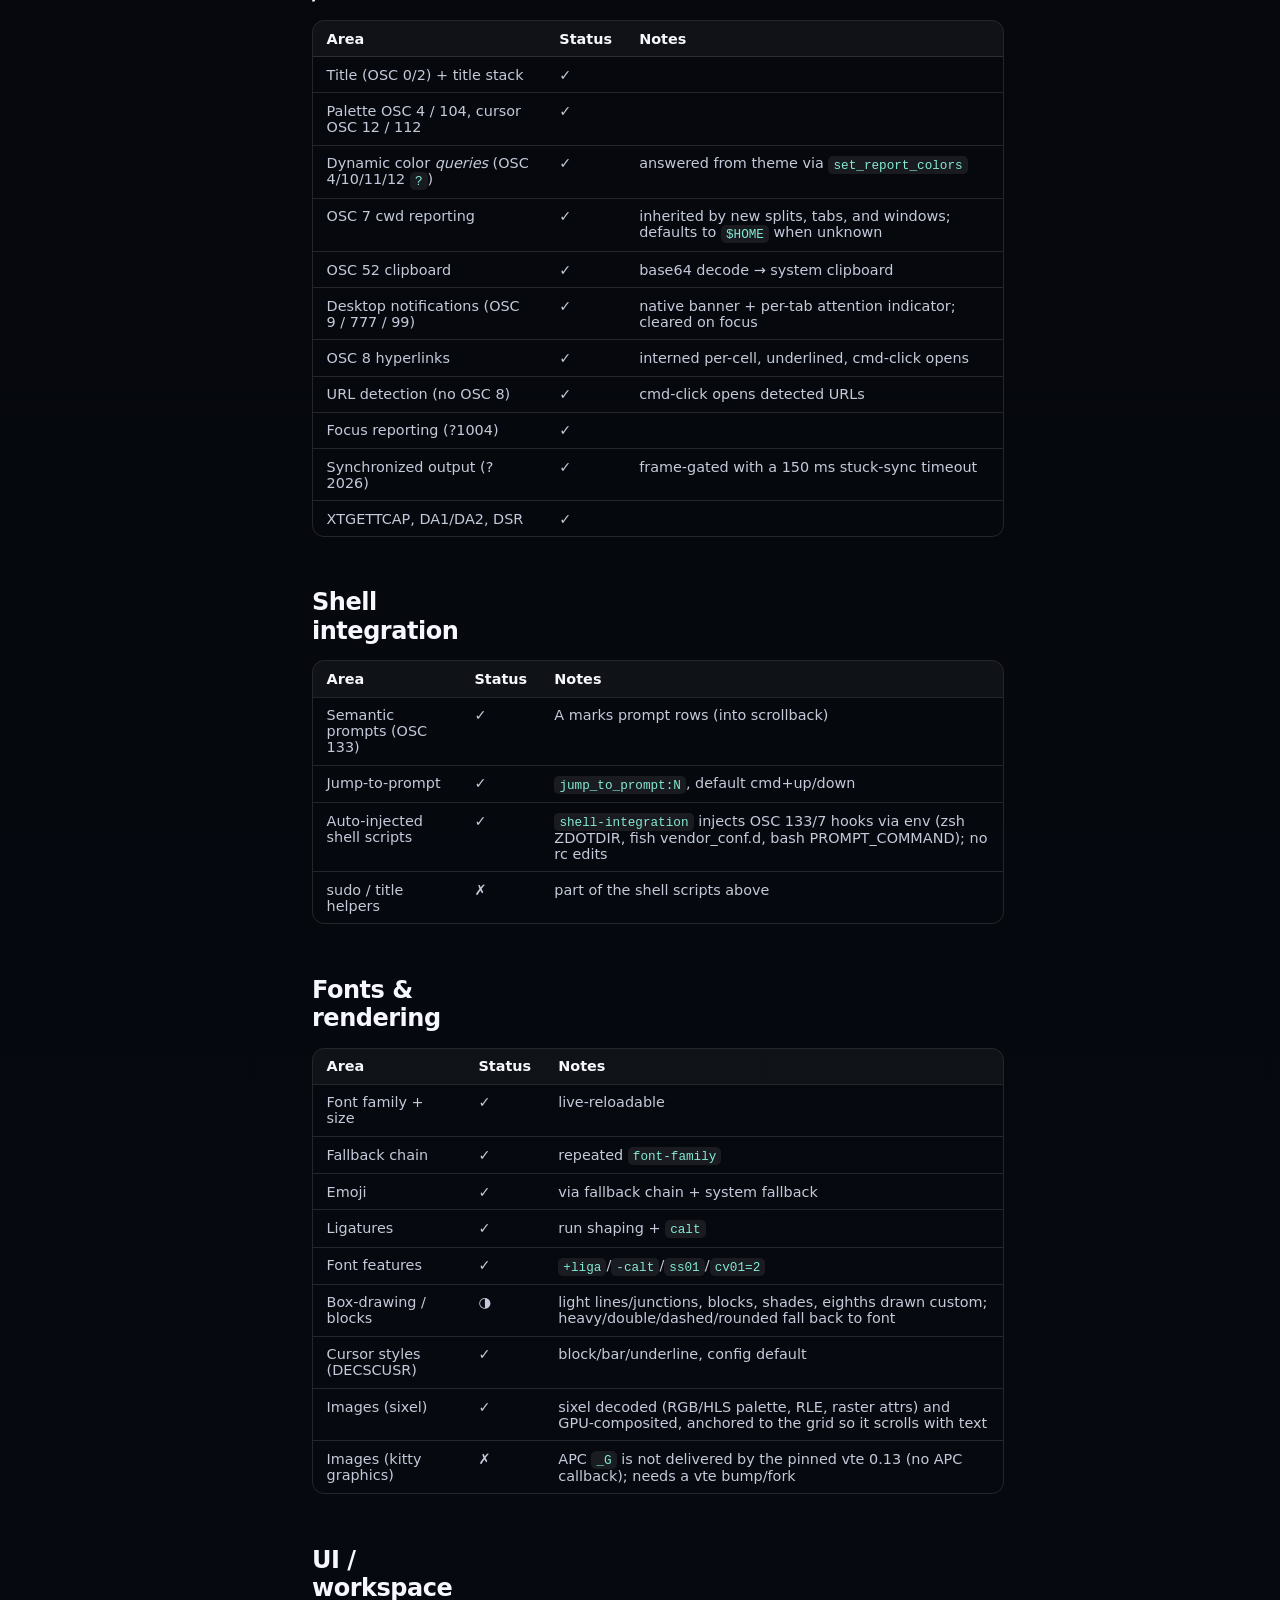
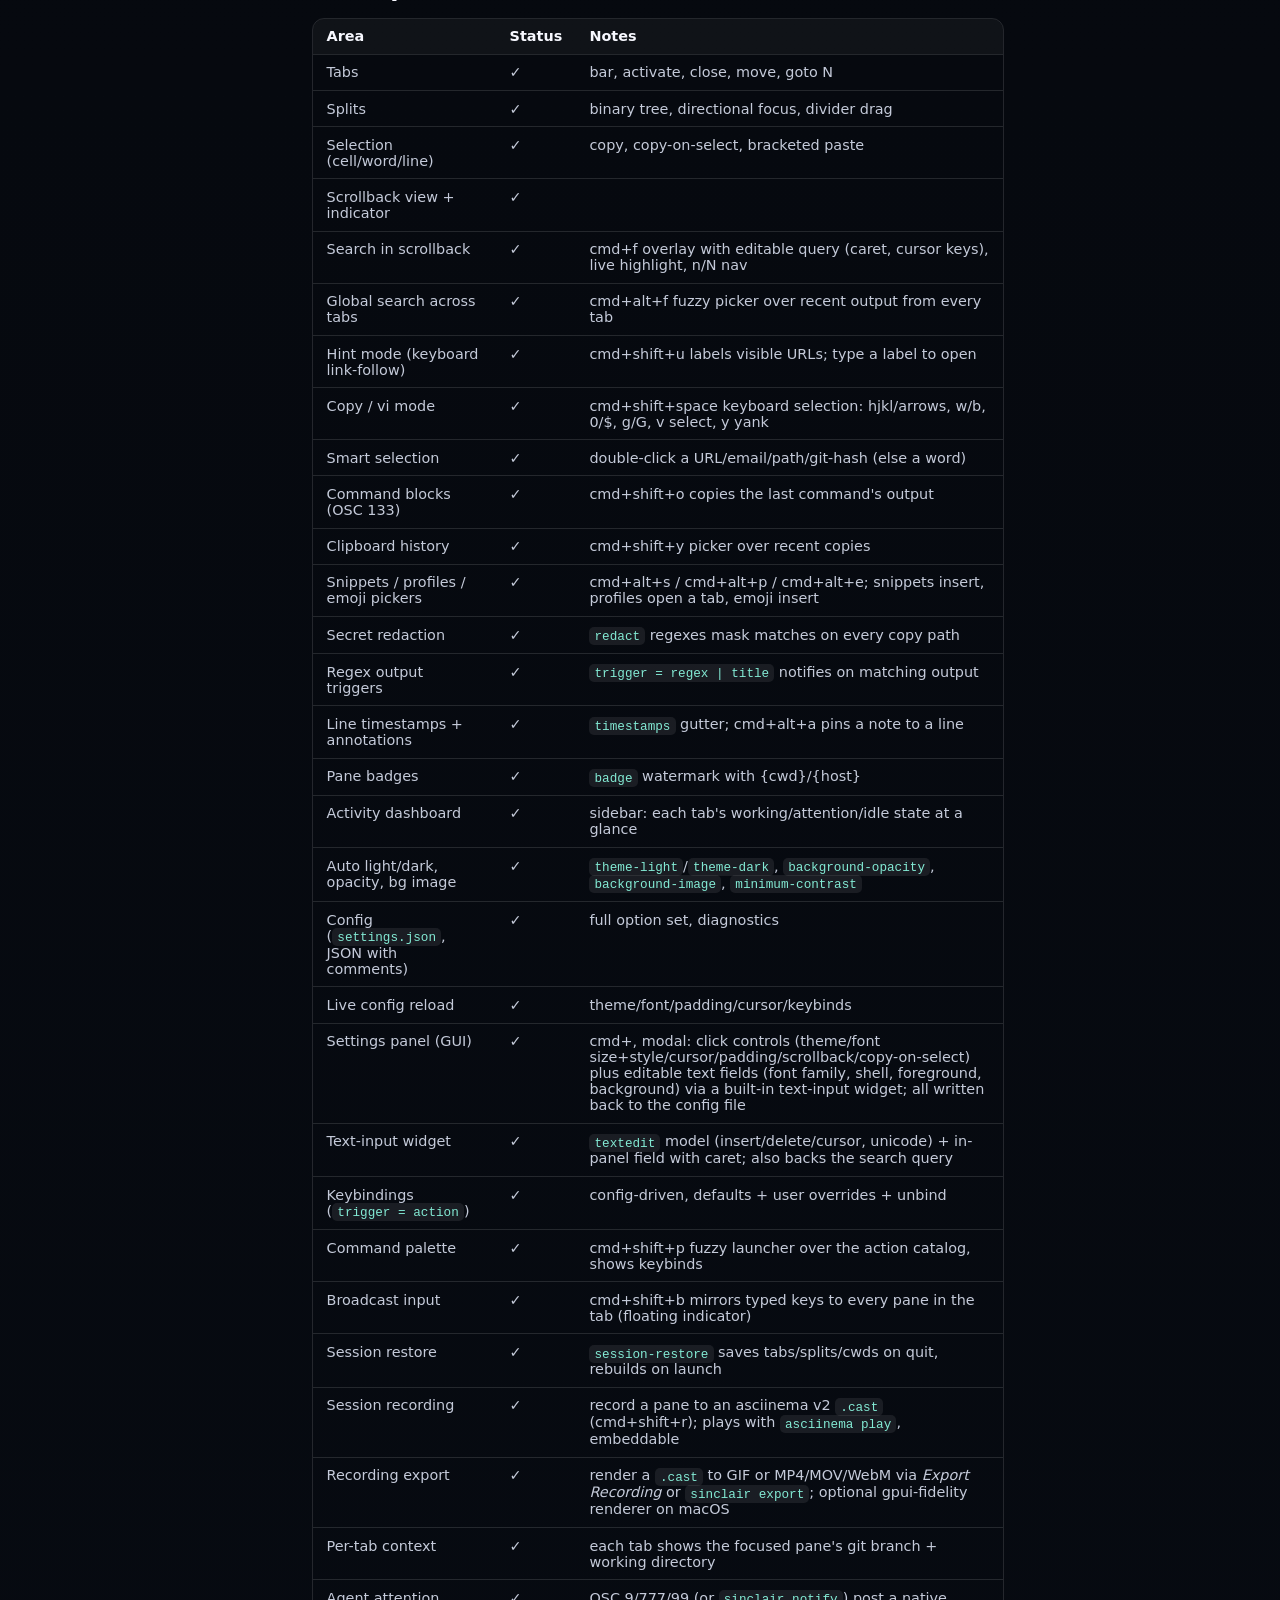
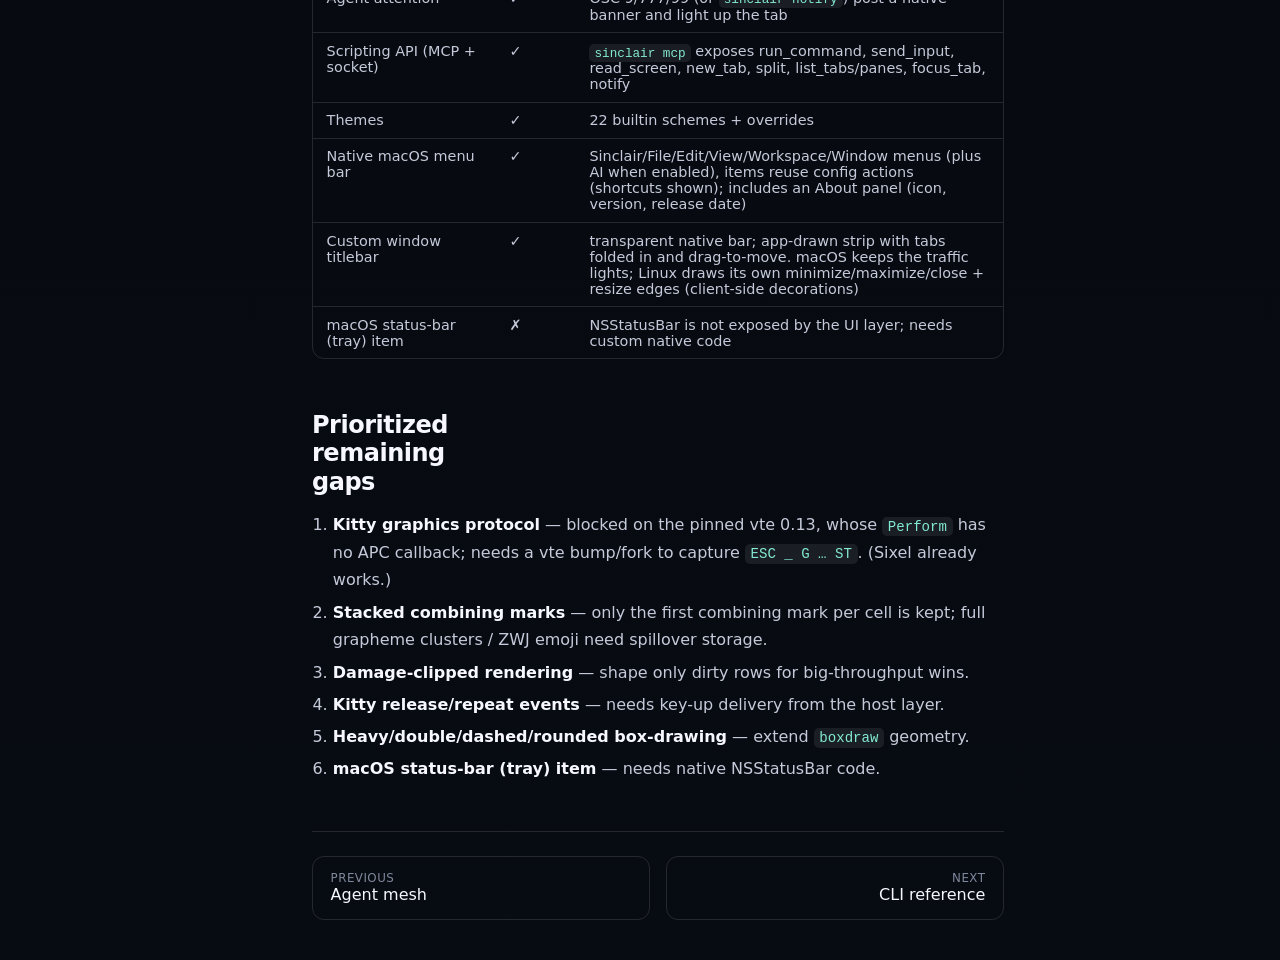
<file: coverage.html>
<!doctype html>
<html lang="en">
  <head>
    <meta charset="utf-8">
    <meta name="viewport" content="width=device-width, initial-scale=1">
    <title>Terminal coverage — Sinclair docs</title>
    <meta name="description" content="What Sinclair's VT core supports: controls, SGR, modes, input, OSC, images, and known gaps.">
    <meta name="theme-color" content="#05070c">
    <link rel="icon" href="icon.png">
    <link rel="stylesheet" href="style.css">
    <link rel="stylesheet" href="docs.css">
  </head>
  <body class="docs">
    <a class="skip" href="#doc-main">Skip to content</a>
    <main id="doc-main" class="doc-main">
      <article class="doc-article" data-doc-page="coverage">
        <p class="kicker">Reference</p>
        <h1>Terminal coverage</h1>
        <p class="lede">A feature-by-feature map of Sinclair's terminal support, as of phases 1–12. The VT core is built and tested in isolation (the <code>vt</code> crate), free of any I/O or GUI types; this page tracks what that core and the surrounding layers support, plus the known gaps that remain.</p>

        <p>Status key: <strong>✓</strong> implemented, <strong>◑</strong> partial (works for the common case, with documented limits), <strong>✗</strong> not yet.</p>

        <h2>Terminal emulation (VT)</h2>
        <div class="tablewrap">
          <table>
            <thead>
              <tr><th>Area</th><th>Status</th><th>Notes</th></tr>
            </thead>
            <tbody>
              <tr><td>C0/C1 controls, ESC dispatch</td><td>✓</td><td>BEL/BS/HT/LF/VT/FF/CR/SO/SI, ESC 7/8/D/E/H/M/c/=/&gt;, SCS, DECALN</td></tr>
              <tr><td>CSI cursor/erase/scroll/insert</td><td>✓</td><td>CUU…CUP, ED/EL/ECH, IL/DL/ICH/DCH, SU/SD, REP, DECSTBM</td></tr>
              <tr><td>SGR (colors + attributes)</td><td>✓</td><td>16/256/truecolor (semicolon + colon forms), underline styles, all attrs</td></tr>
              <tr><td>Modes (DEC private + ANSI)</td><td>✓</td><td>DECAWM/DECTCEM/DECOM/IRM, 47/1047/1048/1049, bracketed paste</td></tr>
              <tr><td>Charsets (G0/G1, DEC special)</td><td>✓</td><td>line-drawing via SCS + SO/SI</td></tr>
              <tr><td>Scrollback + alt screen</td><td>✓</td><td>ring buffer, content-anchored offset, no scrollback on alt</td></tr>
              <tr><td>Wide characters</td><td>✓</td><td>width 2 + spacer cells</td></tr>
              <tr><td>Combining characters</td><td>◑</td><td>one inline combining mark per cell (covers diacritics; stacked marks beyond the first are dropped)</td></tr>
              <tr><td>Reflow on resize</td><td>✓</td><td>rejoins <code>wrapped</code> lines and re-wraps at the new width, cursor follows, overflow → scrollback</td></tr>
              <tr><td>Damage tracking</td><td>✓</td><td>per-row + full-escalation (renderer does not yet clip to it)</td></tr>
            </tbody>
          </table>
        </div>

        <h2>Input</h2>
        <div class="tablewrap">
          <table>
            <thead>
              <tr><th>Area</th><th>Status</th><th>Notes</th></tr>
            </thead>
            <tbody>
              <tr><td>Legacy key encoding</td><td>✓</td><td>modifiers, cursor/tilde/function keys, app cursor/keypad</td></tr>
              <tr><td>Mouse reporting</td><td>✓</td><td>X10/normal/button/any + SGR (1000/1002/1003/1006), alt-scroll</td></tr>
              <tr><td>Bracketed paste</td><td>✓</td><td></td></tr>
              <tr><td>Kitty keyboard protocol</td><td>◑</td><td>negotiation + disambiguation encoding; <strong>press-only</strong> (no release/repeat events from the host, so event-type/alternate-key/associated-text flags are tracked but not encoded)</td></tr>
            </tbody>
          </table>
        </div>

        <h2>OSC / clipboard / links</h2>
        <div class="tablewrap">
          <table>
            <thead>
              <tr><th>Area</th><th>Status</th><th>Notes</th></tr>
            </thead>
            <tbody>
              <tr><td>Title (OSC 0/2) + title stack</td><td>✓</td><td></td></tr>
              <tr><td>Palette OSC 4 / 104, cursor OSC 12 / 112</td><td>✓</td><td></td></tr>
              <tr><td>Dynamic color <em>queries</em> (OSC 4/10/11/12 <code>?</code>)</td><td>✓</td><td>answered from theme via <code>set_report_colors</code></td></tr>
              <tr><td>OSC 7 cwd reporting</td><td>✓</td><td>inherited by new splits, tabs, and windows; defaults to <code>$HOME</code> when unknown</td></tr>
              <tr><td>OSC 52 clipboard</td><td>✓</td><td>base64 decode → system clipboard</td></tr>
              <tr><td>Desktop notifications (OSC 9 / 777 / 99)</td><td>✓</td><td>native banner + per-tab attention indicator; cleared on focus</td></tr>
              <tr><td>OSC 8 hyperlinks</td><td>✓</td><td>interned per-cell, underlined, cmd-click opens</td></tr>
              <tr><td>URL detection (no OSC 8)</td><td>✓</td><td>cmd-click opens detected URLs</td></tr>
              <tr><td>Focus reporting (?1004)</td><td>✓</td><td></td></tr>
              <tr><td>Synchronized output (?2026)</td><td>✓</td><td>frame-gated with a 150 ms stuck-sync timeout</td></tr>
              <tr><td>XTGETTCAP, DA1/DA2, DSR</td><td>✓</td><td></td></tr>
            </tbody>
          </table>
        </div>

        <h2>Shell integration</h2>
        <div class="tablewrap">
          <table>
            <thead>
              <tr><th>Area</th><th>Status</th><th>Notes</th></tr>
            </thead>
            <tbody>
              <tr><td>Semantic prompts (OSC 133)</td><td>✓</td><td>A marks prompt rows (into scrollback)</td></tr>
              <tr><td>Jump-to-prompt</td><td>✓</td><td><code>jump_to_prompt:N</code>, default cmd+up/down</td></tr>
              <tr><td>Auto-injected shell scripts</td><td>✓</td><td><code>shell-integration</code> injects OSC 133/7 hooks via env (zsh ZDOTDIR, fish vendor_conf.d, bash PROMPT_COMMAND); no rc edits</td></tr>
              <tr><td>sudo / title helpers</td><td>✗</td><td>part of the shell scripts above</td></tr>
            </tbody>
          </table>
        </div>

        <h2>Fonts &amp; rendering</h2>
        <div class="tablewrap">
          <table>
            <thead>
              <tr><th>Area</th><th>Status</th><th>Notes</th></tr>
            </thead>
            <tbody>
              <tr><td>Font family + size</td><td>✓</td><td>live-reloadable</td></tr>
              <tr><td>Fallback chain</td><td>✓</td><td>repeated <code>font-family</code></td></tr>
              <tr><td>Emoji</td><td>✓</td><td>via fallback chain + system fallback</td></tr>
              <tr><td>Ligatures</td><td>✓</td><td>run shaping + <code>calt</code></td></tr>
              <tr><td>Font features</td><td>✓</td><td><code>+liga</code>/<code>-calt</code>/<code>ss01</code>/<code>cv01=2</code></td></tr>
              <tr><td>Box-drawing / blocks</td><td>◑</td><td>light lines/junctions, blocks, shades, eighths drawn custom; heavy/double/dashed/rounded fall back to font</td></tr>
              <tr><td>Cursor styles (DECSCUSR)</td><td>✓</td><td>block/bar/underline, config default</td></tr>
              <tr><td>Images (sixel)</td><td>✓</td><td>sixel decoded (RGB/HLS palette, RLE, raster attrs) and GPU-composited, anchored to the grid so it scrolls with text</td></tr>
              <tr><td>Images (kitty graphics)</td><td>✗</td><td>APC <code>_G</code> is not delivered by the pinned vte 0.13 (no APC callback); needs a vte bump/fork</td></tr>
            </tbody>
          </table>
        </div>

        <h2>UI / workspace</h2>
        <div class="tablewrap">
          <table>
            <thead>
              <tr><th>Area</th><th>Status</th><th>Notes</th></tr>
            </thead>
            <tbody>
              <tr><td>Tabs</td><td>✓</td><td>bar, activate, close, move, goto N</td></tr>
              <tr><td>Splits</td><td>✓</td><td>binary tree, directional focus, divider drag</td></tr>
              <tr><td>Selection (cell/word/line)</td><td>✓</td><td>copy, copy-on-select, bracketed paste</td></tr>
              <tr><td>Scrollback view + indicator</td><td>✓</td><td></td></tr>
              <tr><td>Search in scrollback</td><td>✓</td><td>cmd+f overlay with editable query (caret, cursor keys), live highlight, n/N nav</td></tr>
              <tr><td>Global search across tabs</td><td>✓</td><td>cmd+alt+f fuzzy picker over recent output from every tab</td></tr>
              <tr><td>Hint mode (keyboard link-follow)</td><td>✓</td><td>cmd+shift+u labels visible URLs; type a label to open</td></tr>
              <tr><td>Copy / vi mode</td><td>✓</td><td>cmd+shift+space keyboard selection: hjkl/arrows, w/b, 0/$, g/G, v select, y yank</td></tr>
              <tr><td>Smart selection</td><td>✓</td><td>double-click a URL/email/path/git-hash (else a word)</td></tr>
              <tr><td>Command blocks (OSC 133)</td><td>✓</td><td>cmd+shift+o copies the last command's output</td></tr>
              <tr><td>Clipboard history</td><td>✓</td><td>cmd+shift+y picker over recent copies</td></tr>
              <tr><td>Snippets / profiles / emoji pickers</td><td>✓</td><td>cmd+alt+s / cmd+alt+p / cmd+alt+e; snippets insert, profiles open a tab, emoji insert</td></tr>
              <tr><td>Secret redaction</td><td>✓</td><td><code>redact</code> regexes mask matches on every copy path</td></tr>
              <tr><td>Regex output triggers</td><td>✓</td><td><code>trigger = regex | title</code> notifies on matching output</td></tr>
              <tr><td>Line timestamps + annotations</td><td>✓</td><td><code>timestamps</code> gutter; cmd+alt+a pins a note to a line</td></tr>
              <tr><td>Pane badges</td><td>✓</td><td><code>badge</code> watermark with {cwd}/{host}</td></tr>
              <tr><td>Activity dashboard</td><td>✓</td><td>sidebar: each tab's working/attention/idle state at a glance</td></tr>
              <tr><td>Auto light/dark, opacity, bg image</td><td>✓</td><td><code>theme-light</code>/<code>theme-dark</code>, <code>background-opacity</code>, <code>background-image</code>, <code>minimum-contrast</code></td></tr>
              <tr><td>Config (<code>settings.json</code>, JSON with comments)</td><td>✓</td><td>full option set, diagnostics</td></tr>
              <tr><td>Live config reload</td><td>✓</td><td>theme/font/padding/cursor/keybinds</td></tr>
              <tr><td>Settings panel (GUI)</td><td>✓</td><td>cmd+, modal: click controls (theme/font size+style/cursor/padding/scrollback/copy-on-select) plus editable text fields (font family, shell, foreground, background) via a built-in text-input widget; all written back to the config file</td></tr>
              <tr><td>Text-input widget</td><td>✓</td><td><code>textedit</code> model (insert/delete/cursor, unicode) + in-panel field with caret; also backs the search query</td></tr>
              <tr><td>Keybindings (<code>trigger = action</code>)</td><td>✓</td><td>config-driven, defaults + user overrides + unbind</td></tr>
              <tr><td>Command palette</td><td>✓</td><td>cmd+shift+p fuzzy launcher over the action catalog, shows keybinds</td></tr>
              <tr><td>Broadcast input</td><td>✓</td><td>cmd+shift+b mirrors typed keys to every pane in the tab (floating indicator)</td></tr>
              <tr><td>Session restore</td><td>✓</td><td><code>session-restore</code> saves tabs/splits/cwds on quit, rebuilds on launch</td></tr>
              <tr><td>Session recording</td><td>✓</td><td>record a pane to an asciinema v2 <code>.cast</code> (cmd+shift+r); plays with <code>asciinema play</code>, embeddable</td></tr>
              <tr><td>Recording export</td><td>✓</td><td>render a <code>.cast</code> to GIF or MP4/MOV/WebM via <em>Export Recording</em> or <code>sinclair export</code>; optional gpui-fidelity renderer on macOS</td></tr>
              <tr><td>Per-tab context</td><td>✓</td><td>each tab shows the focused pane's git branch + working directory</td></tr>
              <tr><td>Agent attention</td><td>✓</td><td>OSC 9/777/99 (or <code>sinclair notify</code>) post a native banner and light up the tab</td></tr>
              <tr><td>Scripting API (MCP + socket)</td><td>✓</td><td><code>sinclair mcp</code> exposes run_command, send_input, read_screen, new_tab, split, list_tabs/panes, focus_tab, notify</td></tr>
              <tr><td>Themes</td><td>✓</td><td>22 builtin schemes + overrides</td></tr>
              <tr><td>Native macOS menu bar</td><td>✓</td><td>Sinclair/File/Edit/View/Workspace/Window menus (plus AI when enabled), items reuse config actions (shortcuts shown); includes an About panel (icon, version, release date)</td></tr>
              <tr><td>Custom window titlebar</td><td>✓</td><td>transparent native bar; app-drawn strip with tabs folded in and drag-to-move. macOS keeps the traffic lights; Linux draws its own minimize/maximize/close + resize edges (client-side decorations)</td></tr>
              <tr><td>macOS status-bar (tray) item</td><td>✗</td><td>NSStatusBar is not exposed by the UI layer; needs custom native code</td></tr>
            </tbody>
          </table>
        </div>

        <h2>Prioritized remaining gaps</h2>
        <ol>
          <li><strong>Kitty graphics protocol</strong> — blocked on the pinned vte 0.13, whose <code>Perform</code> has no APC callback; needs a vte bump/fork to capture <code>ESC _ G … ST</code>. (Sixel already works.)</li>
          <li><strong>Stacked combining marks</strong> — only the first combining mark per cell is kept; full grapheme clusters / ZWJ emoji need spillover storage.</li>
          <li><strong>Damage-clipped rendering</strong> — shape only dirty rows for big-throughput wins.</li>
          <li><strong>Kitty release/repeat events</strong> — needs key-up delivery from the host layer.</li>
          <li><strong>Heavy/double/dashed/rounded box-drawing</strong> — extend <code>boxdraw</code> geometry.</li>
          <li><strong>macOS status-bar (tray) item</strong> — needs native NSStatusBar code.</li>
        </ol>
      </article>
    </main>
    <script type="module" src="docs.js"></script>
  </body>
</html>
</file>
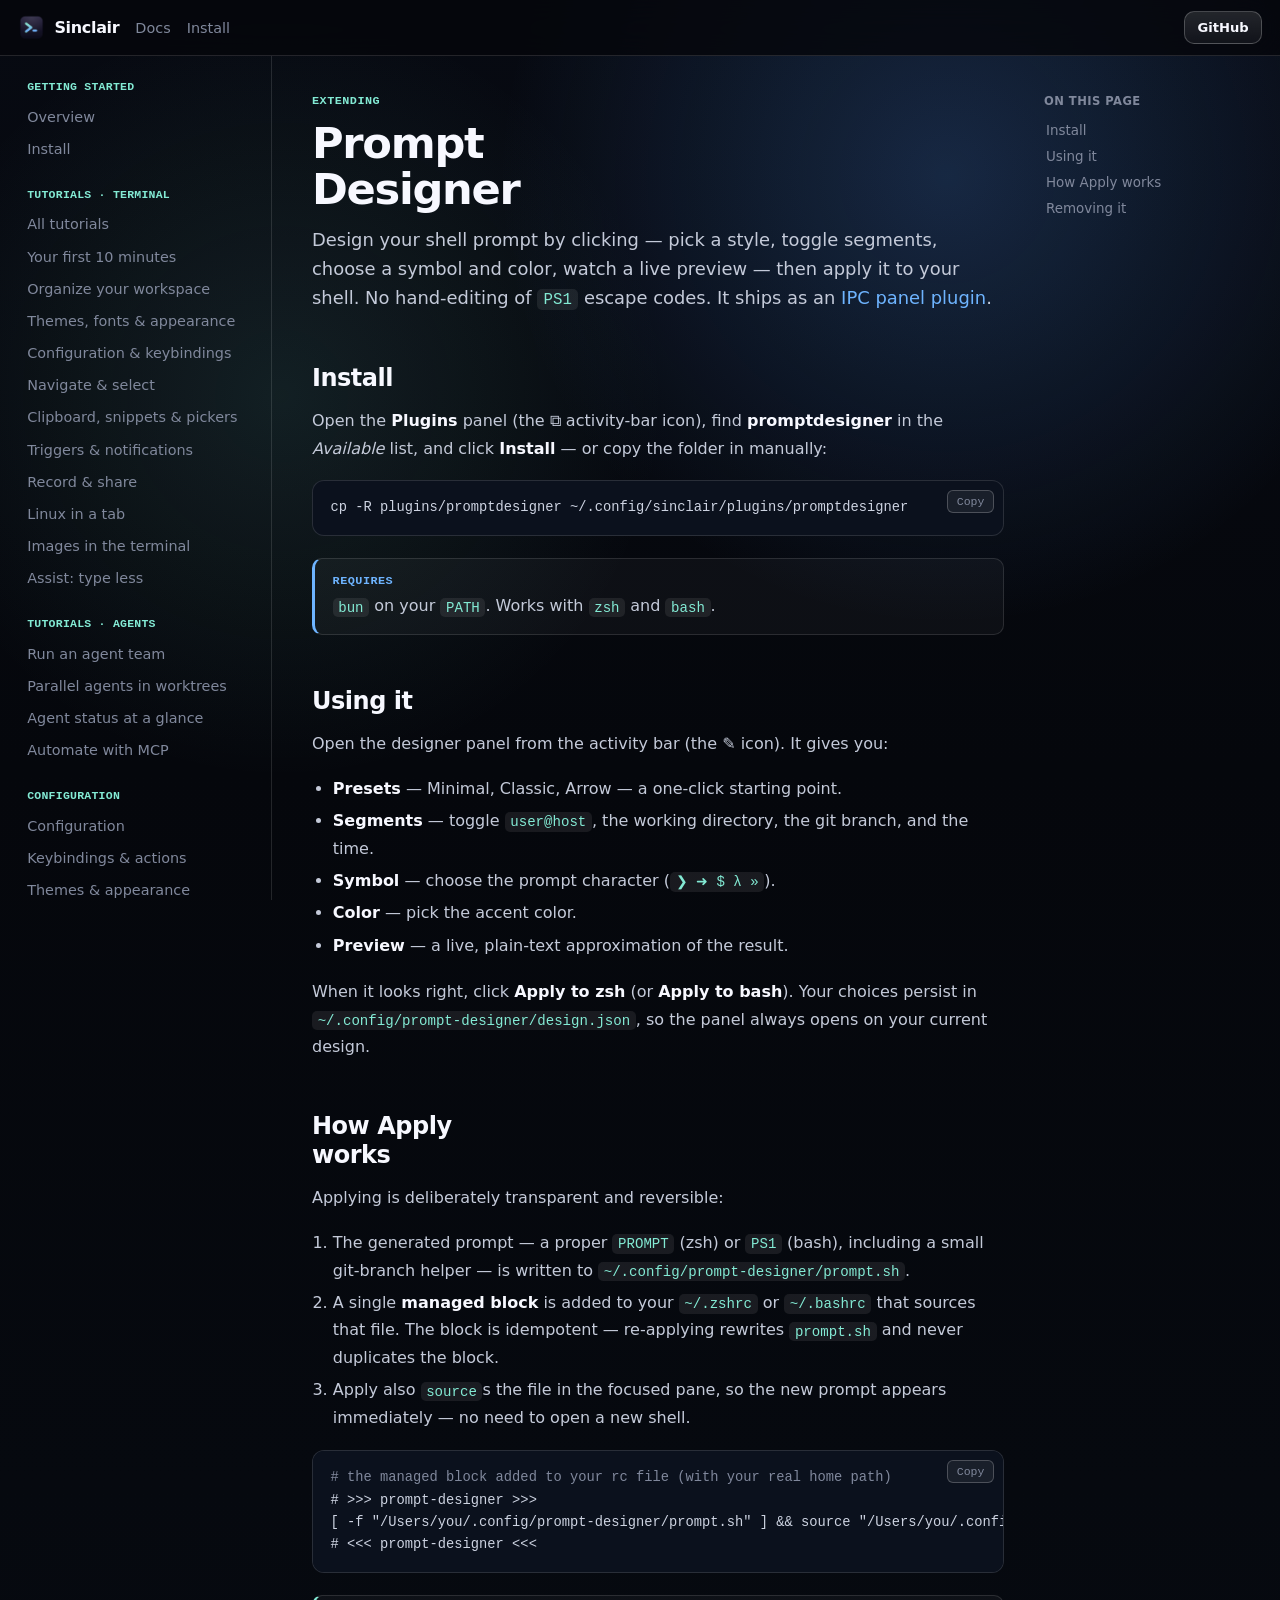
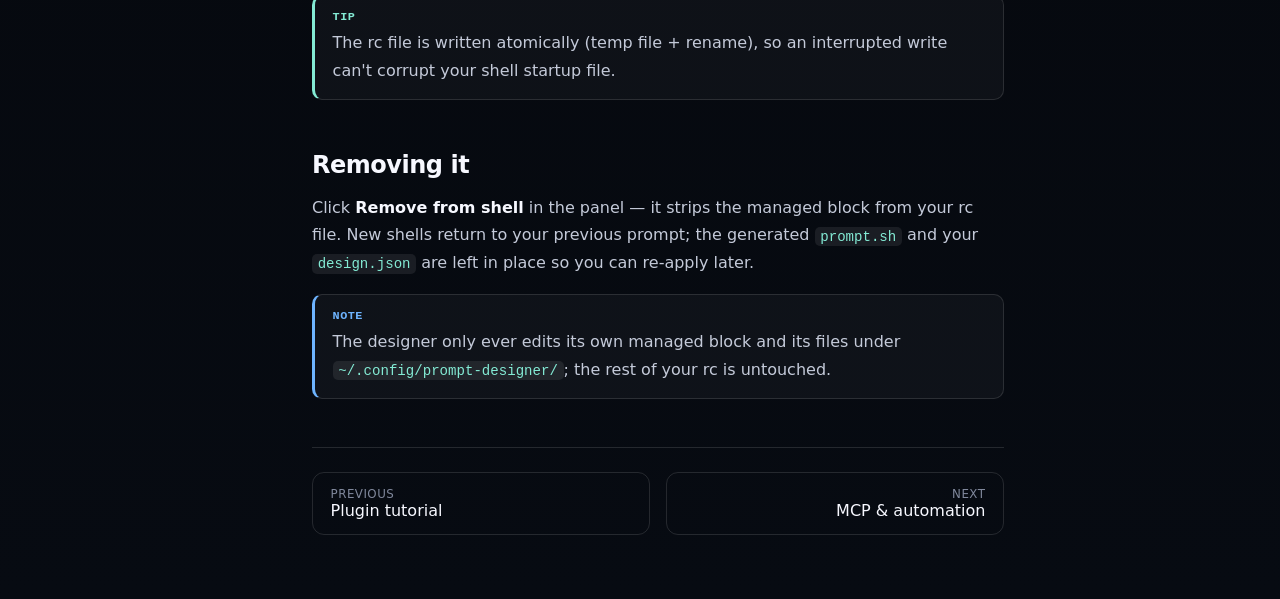
<file: designer.html>
<!doctype html>
<html lang="en">
  <head>
    <meta charset="utf-8">
    <meta name="viewport" content="width=device-width, initial-scale=1">
    <title>Prompt Designer — Sinclair docs</title>
    <meta name="description" content="Design your shell prompt visually with the Prompt Designer plugin and apply it to zsh or bash.">
    <meta name="theme-color" content="#05070c">
    <link rel="icon" href="icon.png">
    <link rel="stylesheet" href="style.css">
    <link rel="stylesheet" href="docs.css">
  </head>
  <body class="docs">
    <a class="skip" href="#doc-main">Skip to content</a>
    <main id="doc-main" class="doc-main">
      <article class="doc-article" data-doc-page="designer">
        <p class="kicker">Extending</p>
        <h1>Prompt Designer</h1>
        <p class="lede">
          Design your shell prompt by clicking — pick a style, toggle segments, choose a
          symbol and color, watch a live preview — then apply it to your shell. No
          hand-editing of <code>PS1</code> escape codes. It ships as an
          <a href="plugins.html">IPC panel plugin</a>.
        </p>

        <h2>Install</h2>
        <p>
          Open the <strong>Plugins</strong> panel (the ⧉ activity-bar icon), find
          <strong>promptdesigner</strong> in the <em>Available</em> list, and click
          <strong>Install</strong> — or copy the folder in manually:
        </p>
        <pre><code>cp -R plugins/promptdesigner ~/.config/sinclair/plugins/promptdesigner</code></pre>
        <div class="callout note">
          <span class="label">Requires</span>
          <p><code>bun</code> on your <code>PATH</code>. Works with <code>zsh</code> and
          <code>bash</code>.</p>
        </div>

        <h2>Using it</h2>
        <p>
          Open the designer panel from the activity bar (the ✎ icon). It gives you:
        </p>
        <ul>
          <li><strong>Presets</strong> — Minimal, Classic, Arrow — a one-click starting point.</li>
          <li><strong>Segments</strong> — toggle <code>user@host</code>, the working directory, the git branch, and the time.</li>
          <li><strong>Symbol</strong> — choose the prompt character (<code>❯ ➜ $ λ »</code>).</li>
          <li><strong>Color</strong> — pick the accent color.</li>
          <li><strong>Preview</strong> — a live, plain-text approximation of the result.</li>
        </ul>
        <p>
          When it looks right, click <strong>Apply to zsh</strong> (or <strong>Apply to
          bash</strong>). Your choices persist in
          <code>~/.config/prompt-designer/design.json</code>, so the panel always opens
          on your current design.
        </p>

        <h2>How Apply works</h2>
        <p>Applying is deliberately transparent and reversible:</p>
        <ol>
          <li>The generated prompt — a proper <code>PROMPT</code> (zsh) or <code>PS1</code>
            (bash), including a small git-branch helper — is written to
            <code>~/.config/prompt-designer/prompt.sh</code>.</li>
          <li>A single <strong>managed block</strong> is added to your
            <code>~/.zshrc</code> or <code>~/.bashrc</code> that sources that file. The
            block is idempotent — re-applying rewrites <code>prompt.sh</code> and never
            duplicates the block.</li>
          <li>Apply also <code>source</code>s the file in the focused pane, so the new
            prompt appears immediately — no need to open a new shell.</li>
        </ol>
        <pre><code><span class="c"># the managed block added to your rc file (with your real home path)</span>
# &gt;&gt;&gt; prompt-designer &gt;&gt;&gt;
[ -f "/Users/you/.config/prompt-designer/prompt.sh" ] &amp;&amp; source "/Users/you/.config/prompt-designer/prompt.sh"
# &lt;&lt;&lt; prompt-designer &lt;&lt;&lt;</code></pre>
        <div class="callout tip">
          <span class="label">Tip</span>
          <p>The rc file is written atomically (temp file + rename), so an interrupted
          write can't corrupt your shell startup file.</p>
        </div>

        <h2>Removing it</h2>
        <p>
          Click <strong>Remove from shell</strong> in the panel — it strips the managed
          block from your rc file. New shells return to your previous prompt; the
          generated <code>prompt.sh</code> and your <code>design.json</code> are left in
          place so you can re-apply later.
        </p>

        <div class="callout note">
          <span class="label">Note</span>
          <p>The designer only ever edits its own managed block and its files under
          <code>~/.config/prompt-designer/</code>; the rest of your rc is untouched.</p>
        </div>
      </article>
    </main>
    <script type="module" src="docs.js"></script>
  </body>
</html>
</file>
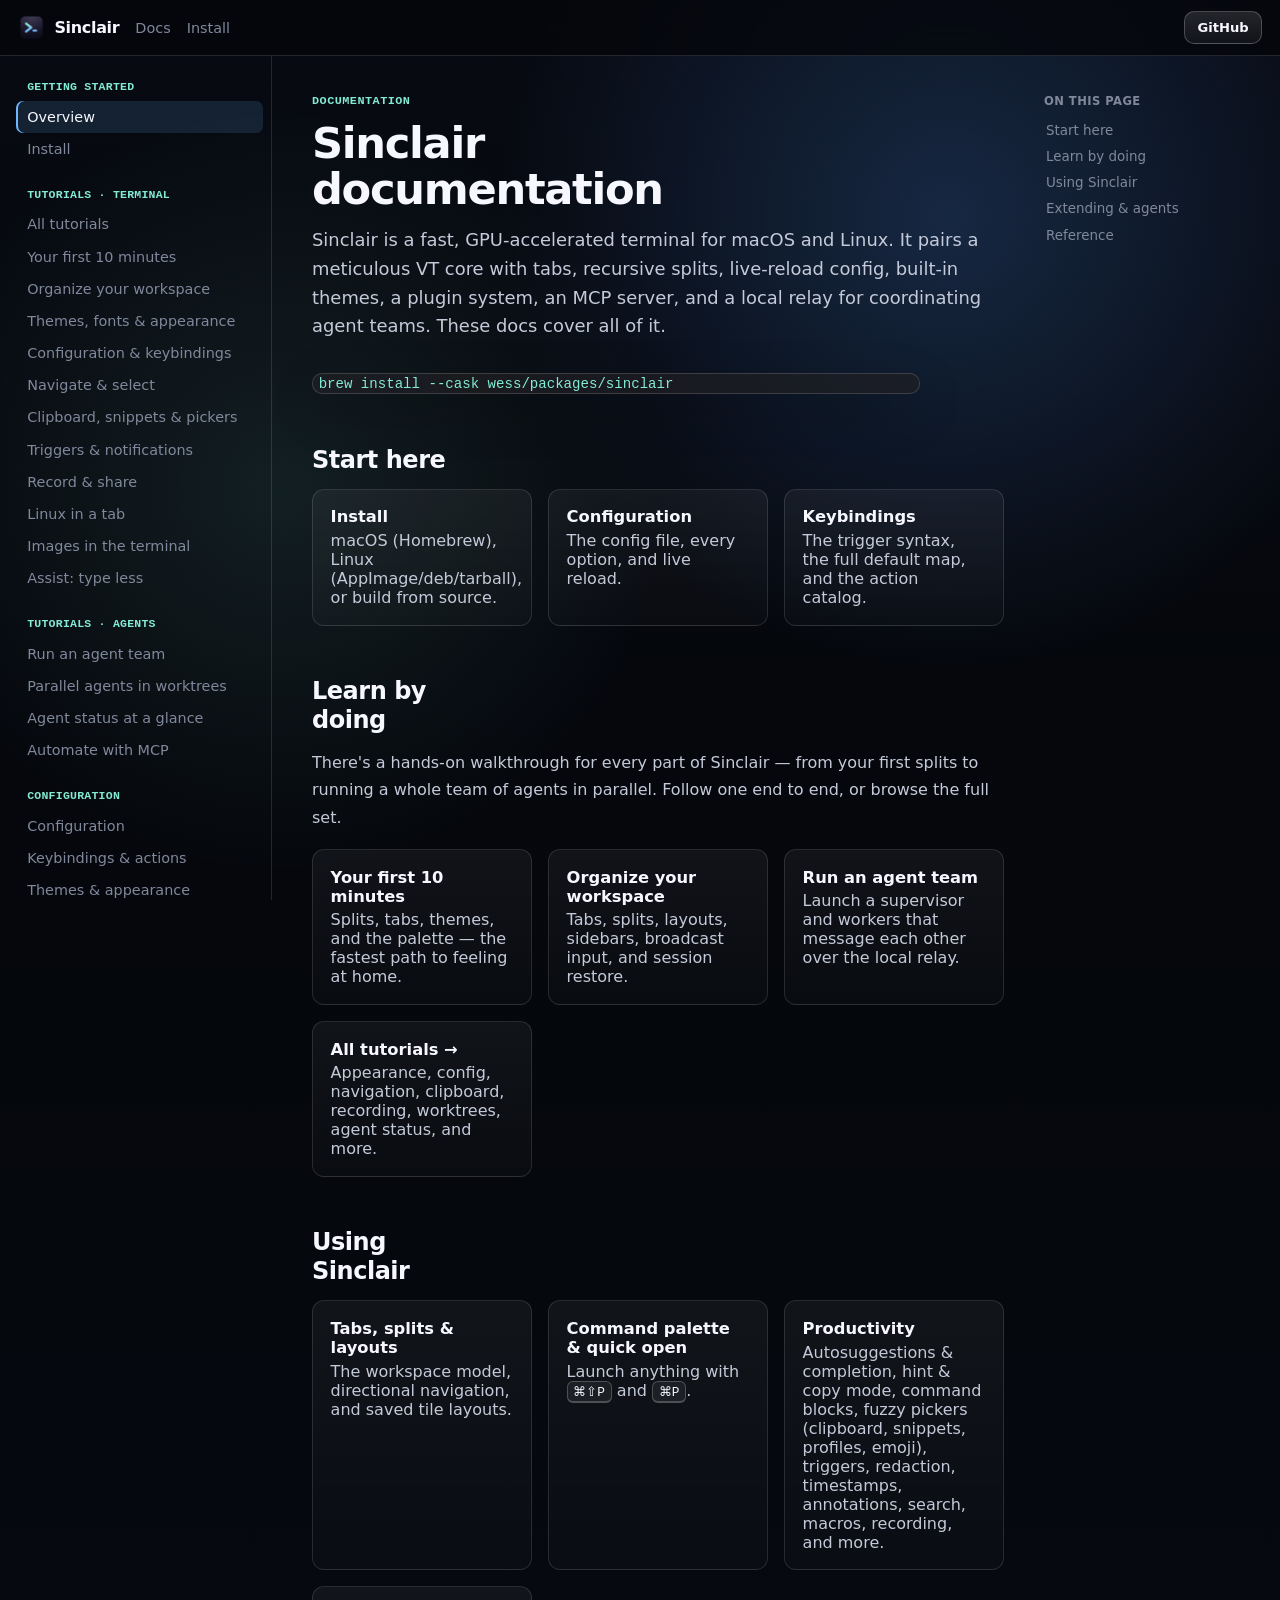
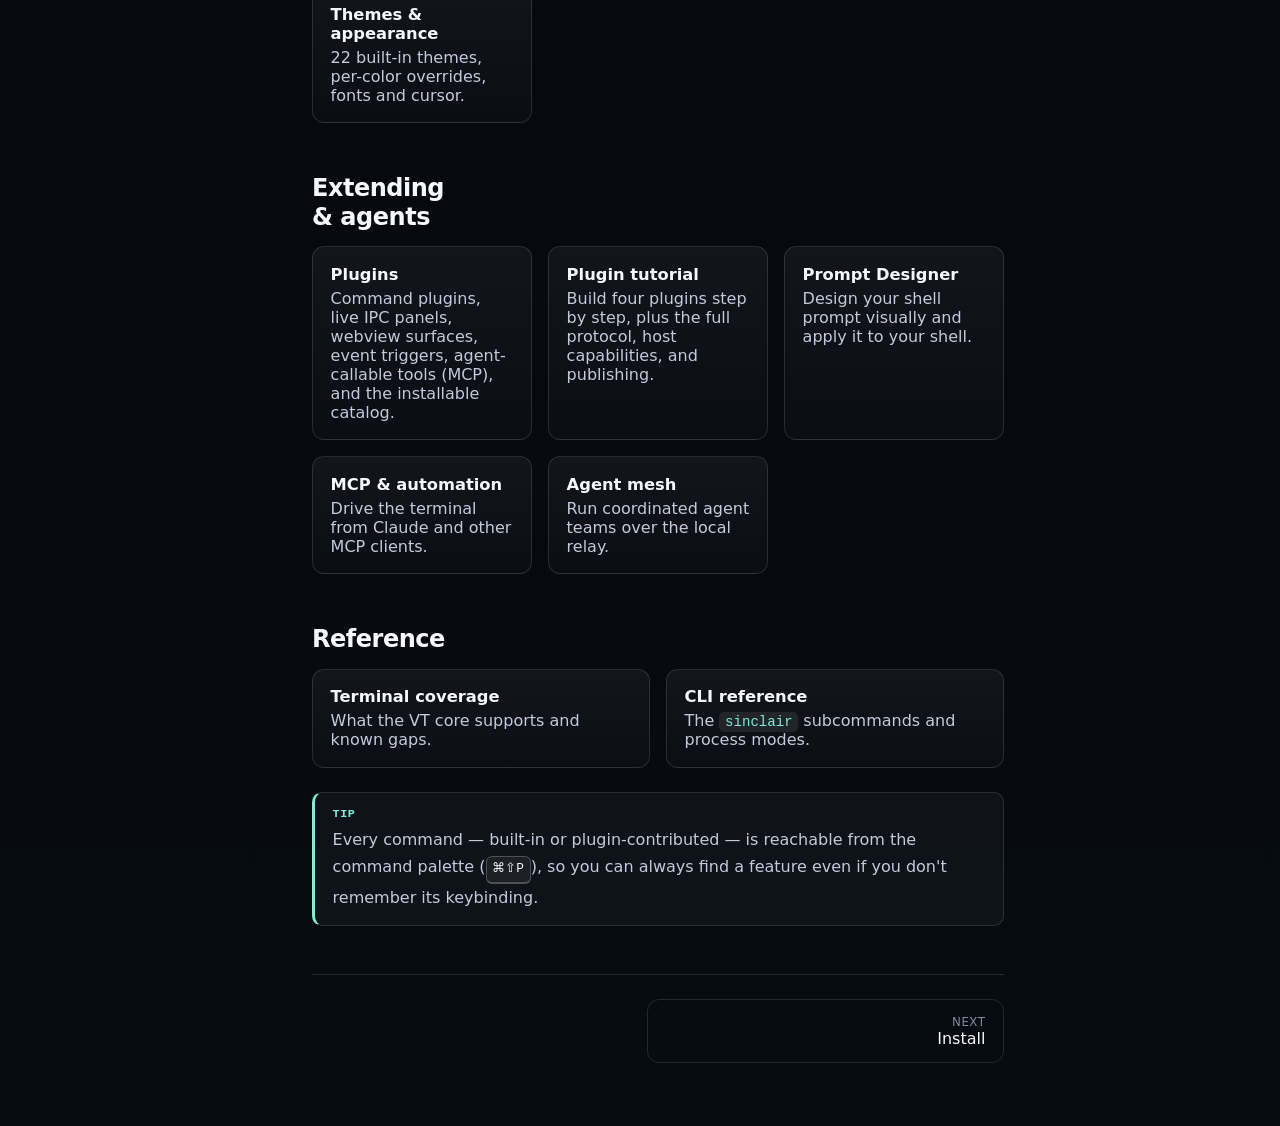
<file: docs.html>
<!doctype html>
<html lang="en">
  <head>
    <meta charset="utf-8">
    <meta name="viewport" content="width=device-width, initial-scale=1">
    <title>Sinclair documentation</title>
    <meta name="description" content="Documentation for Sinclair — a GPU-accelerated terminal for macOS and Linux: install, configuration, keybindings, themes, plugins, and the agent mesh.">
    <meta name="theme-color" content="#05070c">
    <link rel="icon" href="icon.png">
    <link rel="stylesheet" href="style.css">
    <link rel="stylesheet" href="docs.css">
  </head>
  <body class="docs">
    <a class="skip" href="#doc-main">Skip to content</a>
    <main id="doc-main" class="doc-main">
      <article class="doc-article" data-doc-page="overview">
        <p class="kicker">Documentation</p>
        <h1>Sinclair documentation</h1>
        <p class="lede">
          Sinclair is a fast, GPU-accelerated terminal for macOS and Linux. It pairs a
          meticulous VT core with tabs, recursive splits, live-reload config, built-in
          themes, a plugin system, an MCP server, and a local relay for coordinating
          agent teams. These docs cover all of it.
        </p>

        <div class="terminalbar" aria-label="Install command" style="margin-bottom:2rem">
          <code>brew install --cask wess/packages/sinclair</code>
        </div>

        <h2>Start here</h2>
        <div class="cards">
          <a href="install.html"><strong>Install</strong>macOS (Homebrew), Linux (AppImage/deb/tarball), or build from source.</a>
          <a href="configuration.html"><strong>Configuration</strong>The config file, every option, and live reload.</a>
          <a href="keybindings.html"><strong>Keybindings</strong>The trigger syntax, the full default map, and the action catalog.</a>
        </div>

        <h2>Learn by doing</h2>
        <p>There's a hands-on walkthrough for every part of Sinclair — from your first splits to running a whole team of agents in parallel. Follow one end to end, or browse the full set.</p>
        <div class="cards">
          <a href="quickstart.html"><strong>Your first 10 minutes</strong>Splits, tabs, themes, and the palette — the fastest path to feeling at home.</a>
          <a href="workspacesetup.html"><strong>Organize your workspace</strong>Tabs, splits, layouts, sidebars, broadcast input, and session restore.</a>
          <a href="agentteams.html"><strong>Run an agent team</strong>Launch a supervisor and workers that message each other over the local relay.</a>
          <a href="tutorials.html"><strong>All tutorials →</strong>Appearance, config, navigation, clipboard, recording, worktrees, agent status, and more.</a>
        </div>

        <h2>Using Sinclair</h2>
        <div class="cards">
          <a href="workspace.html"><strong>Tabs, splits &amp; layouts</strong>The workspace model, directional navigation, and saved tile layouts.</a>
          <a href="palette.html"><strong>Command palette &amp; quick open</strong>Launch anything with <kbd>⌘⇧P</kbd> and <kbd>⌘P</kbd>.</a>
          <a href="productivity.html"><strong>Productivity</strong>Autosuggestions &amp; completion, hint &amp; copy mode, command blocks, fuzzy pickers (clipboard, snippets, profiles, emoji), triggers, redaction, timestamps, annotations, search, macros, recording, and more.</a>
          <a href="themes.html"><strong>Themes &amp; appearance</strong>22 built-in themes, per-color overrides, fonts and cursor.</a>
        </div>

        <h2>Extending &amp; agents</h2>
        <div class="cards">
          <a href="plugins.html"><strong>Plugins</strong>Command plugins, live IPC panels, webview surfaces, event triggers, agent-callable tools (MCP), and the installable catalog.</a>
          <a href="plugintutorial.html"><strong>Plugin tutorial</strong>Build four plugins step by step, plus the full protocol, host capabilities, and publishing.</a>
          <a href="designer.html"><strong>Prompt Designer</strong>Design your shell prompt visually and apply it to your shell.</a>
          <a href="mcp.html"><strong>MCP &amp; automation</strong>Drive the terminal from Claude and other MCP clients.</a>
          <a href="agents.html"><strong>Agent mesh</strong>Run coordinated agent teams over the local relay.</a>
        </div>

        <h2>Reference</h2>
        <div class="cards">
          <a href="coverage.html"><strong>Terminal coverage</strong>What the VT core supports and known gaps.</a>
          <a href="cli.html"><strong>CLI reference</strong>The <code>sinclair</code> subcommands and process modes.</a>
        </div>

        <div class="callout tip">
          <span class="label">Tip</span>
          <p>Every command — built-in or plugin-contributed — is reachable from the
          command palette (<kbd>⌘⇧P</kbd>), so you can always find a feature even if you
          don't remember its keybinding.</p>
        </div>
      </article>
    </main>
    <script type="module" src="docs.js"></script>
  </body>
</html>
</file>
<file: style.css>
:root {
  color-scheme: dark;
  --ink: #f7f8ff;
  --text: #c4cad9;
  --muted: #80889c;
  --void: #05070c;
  --deep: #080d16;
  --panel: #0d1420;
  --paneltwo: #111a2a;
  --termbg: #0b111d;
  --line: rgb(255 255 255 / 0.12);
  --linehard: rgb(255 255 255 / 0.22);
  --blue: #6eb4ff;
  --bluehard: #4f95f4;
  --mint: #83ead4;
  --amber: #ffbd73;
  --rose: #f68ab5;
  --radius: 10px;
  --max: 1180px;
  --shadow: 0 30px 100px rgb(0 0 0 / 0.5);
  font-family:
    ui-sans-serif,
    system-ui,
    -apple-system,
    BlinkMacSystemFont,
    "Segoe UI",
    sans-serif;
  background: var(--void);
  color: var(--text);
}

* {
  box-sizing: border-box;
}

html {
  scroll-behavior: smooth;
}

body {
  margin: 0;
  min-width: 320px;
  overflow-x: hidden;
  background:
    radial-gradient(circle at 74% 8%, rgb(79 149 244 / 0.22), transparent 28rem),
    radial-gradient(circle at 22% 18%, rgb(131 234 212 / 0.1), transparent 24rem),
    linear-gradient(180deg, #070a12 0, #05070c 48rem, #070b12 100%);
}

body::before {
  position: fixed;
  inset: 0;
  z-index: -1;
  content: "";
  pointer-events: none;
  background:
    linear-gradient(90deg, rgb(255 255 255 / 0.035) 1px, transparent 1px) 0 0 / 84px 84px,
    linear-gradient(180deg, rgb(255 255 255 / 0.025) 1px, transparent 1px) 0 0 / 84px 84px;
  mask-image: linear-gradient(to bottom, black, transparent 74%);
}

a {
  color: inherit;
  text-decoration: none;
}

button {
  font: inherit;
}

code,
pre,
.kicker,
.label,
.terminalbar,
.tabstrip,
.tabactions,
.agentrow,
.rail,
.node,
.bus {
  font-family: ui-monospace, SFMono-Regular, Menlo, Consolas, monospace;
}

.skip {
  position: fixed;
  left: 1rem;
  top: 1rem;
  z-index: 20;
  padding: 0.7rem 0.9rem;
  transform: translateY(-150%);
  border: 1px solid var(--linehard);
  border-radius: var(--radius);
  background: var(--ink);
  color: var(--void);
}

.skip:focus {
  transform: translateY(0);
}

.nav {
  position: sticky;
  top: 0;
  z-index: 20;
  display: grid;
  grid-template-columns: 1fr auto 1fr;
  align-items: center;
  gap: 1rem;
  width: min(calc(100% - 2rem), var(--max));
  margin: 0 auto;
  padding: 1rem 0;
  border-bottom: 1px solid var(--line);
  backdrop-filter: blur(18px);
}

.brand,
.navlinks,
.navstar {
  display: flex;
  align-items: center;
}

.brand {
  gap: 0.65rem;
  color: var(--ink);
  font-weight: 760;
  letter-spacing: -0.02em;
}

.brandmark {
  display: block;
  width: 2.25rem;
  height: 2.25rem;
  border-radius: 9px;
  box-shadow: 0 10px 32px rgb(79 149 244 / 0.28);
}

.navlinks {
  gap: 1.35rem;
  color: var(--muted);
  font-size: 0.92rem;
}

.navstar {
  justify-self: end;
  gap: 0.45rem;
  min-height: 2.35rem;
  padding: 0 0.82rem;
  border: 1px solid var(--linehard);
  border-radius: var(--radius);
  background: linear-gradient(180deg, rgb(255 255 255 / 0.12), rgb(255 255 255 / 0.05));
  color: var(--ink);
  font-size: 0.84rem;
  font-weight: 720;
  box-shadow: 0 12px 36px rgb(0 0 0 / 0.24);
}

.navlinks a:hover,
.navlinks a:focus-visible,
.footer a:hover,
.footer a:focus-visible {
  color: var(--ink);
}

.hero {
  position: relative;
  display: grid;
  grid-template-columns: minmax(0, 0.88fr) minmax(420px, 1.12fr);
  gap: clamp(2rem, 5vw, 5rem);
  align-items: center;
  width: min(calc(100% - 2rem), var(--max));
  min-height: min(850px, calc(100svh - 5.5rem));
  margin: 0 auto;
  padding: clamp(3.5rem, 6vw, 6rem) 0 clamp(2rem, 4vw, 3.5rem);
}

.herobeams {
  position: absolute;
  inset: 2rem -10% auto 38%;
  height: 38rem;
  pointer-events: none;
  overflow: hidden;
  border-radius: 30px;
  opacity: 0.82;
  mask-image: linear-gradient(90deg, transparent, black 16%, black 76%, transparent);
}

.herobeams span {
  position: absolute;
  left: -12%;
  width: 120%;
  height: 1px;
  background: linear-gradient(90deg, transparent, rgb(110 180 255 / 0.8), rgb(131 234 212 / 0.55), transparent);
  transform-origin: left center;
  animation: beamdrift 8s linear infinite;
}

.herobeams span:nth-child(1) {
  top: 18%;
  transform: rotate(-16deg);
}

.herobeams span:nth-child(2) {
  top: 45%;
  animation-delay: -2.8s;
  transform: rotate(-7deg);
}

.herobeams span:nth-child(3) {
  top: 70%;
  animation-delay: -5.2s;
  transform: rotate(9deg);
}

.herocopy {
  position: relative;
  z-index: 2;
}

.kicker,
.label {
  margin: 0 0 1rem;
  color: var(--mint);
  font-size: 0.76rem;
  font-weight: 760;
  letter-spacing: 0;
}

h1,
h2,
h3,
p {
  margin-top: 0;
}

h1 {
  max-width: 9.4ch;
  margin-bottom: 1.1rem;
  color: var(--ink);
  font-size: clamp(4.1rem, 9vw, 6.85rem);
  line-height: 0.86;
  letter-spacing: -0.055em;
  text-wrap: balance;
}

h2 {
  max-width: 12ch;
  margin-bottom: 1rem;
  color: var(--ink);
  font-size: clamp(2.45rem, 6vw, 5.25rem);
  line-height: 0.92;
  letter-spacing: -0.05em;
  text-wrap: balance;
}

h3 {
  margin-bottom: 0.65rem;
  color: var(--ink);
  font-size: clamp(1.15rem, 2vw, 1.45rem);
  line-height: 1.1;
  letter-spacing: -0.025em;
}

.lede,
.agentcopy p,
.install p,
.featureflow p,
.detailgrid p {
  max-width: 68ch;
  color: var(--text);
  font-size: 1.08rem;
  line-height: 1.68;
  text-wrap: pretty;
}

.actions {
  display: flex;
  flex-wrap: wrap;
  gap: 0.75rem;
  margin: 1.8rem 0 1rem;
}

.button,
.terminalbar button,
.copywide {
  display: inline-flex;
  align-items: center;
  justify-content: center;
  min-height: 2.95rem;
  border-radius: var(--radius);
  cursor: pointer;
  font-weight: 780;
}

.button {
  padding: 0 1.05rem;
  border: 1px solid var(--linehard);
}

.primary {
  background: var(--ink);
  color: var(--void);
}

.secondary {
  background: rgb(255 255 255 / 0.06);
  color: var(--ink);
}

.button:hover,
.terminalbar button:hover,
.copywide:hover {
  transform: translateY(-1px);
}

.terminalbar {
  display: flex;
  align-items: stretch;
  width: min(100%, 38rem);
  overflow: hidden;
  border: 1px solid var(--linehard);
  border-radius: var(--radius);
  background: rgb(3 5 9 / 0.72);
  box-shadow: 0 16px 48px rgb(0 0 0 / 0.24);
}

.terminalbar code {
  flex: 1;
  min-width: 0;
  padding: 1rem;
  overflow-x: auto;
  color: var(--mint);
  font-size: 0.86rem;
  white-space: nowrap;
}

.terminalbar button {
  flex: 0 0 auto;
  border: 0;
  border-left: 1px solid var(--linehard);
  padding: 0 1rem;
  background: rgb(255 255 255 / 0.08);
  color: var(--ink);
}

.productstage {
  position: relative;
  z-index: 2;
  min-height: clamp(28rem, 48vw, 42rem);
}

.stageglow {
  position: absolute;
  inset: 4% 4% 8%;
  background:
    radial-gradient(circle at 70% 22%, rgb(110 180 255 / 0.34), transparent 15rem),
    radial-gradient(circle at 35% 70%, rgb(131 234 212 / 0.18), transparent 17rem);
  filter: blur(20px);
}

.workspacewindow {
  position: absolute;
  inset: 7% 0 auto;
  min-height: 31rem;
  overflow: hidden;
  border: 1px solid rgb(255 255 255 / 0.18);
  border-radius: 18px;
  background:
    linear-gradient(180deg, rgb(255 255 255 / 0.1), transparent 14%),
    linear-gradient(135deg, rgb(13 20 32 / 0.96), rgb(5 8 14 / 0.94));
  box-shadow:
    var(--shadow),
    0 0 0 1px rgb(255 255 255 / 0.04) inset;
}

/* Titlebar strip: Sinclair folds the tab row directly into the window chrome,
   a touch lighter than the terminal body, with the native traffic lights
   inset to macOS spacing on the left. */
.windowbar {
  position: relative;
  z-index: 2;
  display: flex;
  align-items: stretch;
  height: 2.6rem;
  padding-left: 1.25rem;
  background: rgb(255 255 255 / 0.05);
}

.traffic {
  display: flex;
  align-items: center;
  gap: 0.5rem;
  padding-right: 1.1rem;
}

.traffic span {
  width: 0.72rem;
  height: 0.72rem;
  border-radius: 50%;
}

.traffic span:nth-child(1) { background: #ff5f57; }
.traffic span:nth-child(2) { background: #febc2e; }
.traffic span:nth-child(3) { background: #28c840; }

/* The tab row. The active tab carries the terminal body color so it reads as
   one continuous surface, exactly like the app. */
.tabstrip {
  display: flex;
  align-items: stretch;
  flex: 1;
  min-width: 0;
  gap: 1px;
}

.tab {
  display: flex;
  align-items: center;
  gap: 0.5rem;
  min-width: 0;
  max-width: 13rem;
  padding: 0 0.75rem;
  border-bottom: 2px solid transparent;
  color: rgb(255 255 255 / 0.55);
  font-size: 0.76rem;
  white-space: nowrap;
}

.tab span {
  overflow: hidden;
  text-overflow: ellipsis;
}

.tab.active {
  background: var(--termbg);
  color: var(--ink);
}

.tab.attention {
  border-bottom-color: var(--amber);
}

.tabdot {
  flex: none;
  width: 0.4rem;
  height: 0.4rem;
  border-radius: 50%;
  background: var(--amber);
}

.tabclose {
  font-style: normal;
  font-size: 0.92rem;
  line-height: 1;
  color: rgb(255 255 255 / 0.4);
}

/* Trailing button section: new (+) and split-into-column, pinned to the right
   and fenced off from the tabs by a hairline, exactly like the app. */
.tabactions {
  display: flex;
  align-items: stretch;
  border-left: 1px solid rgb(255 255 255 / 0.18);
}

.tabbtn {
  display: flex;
  align-items: center;
  justify-content: center;
  width: 2.1rem;
  padding: 0;
  border: 0;
  background: transparent;
  color: rgb(255 255 255 / 0.5);
  font-size: 1rem;
  cursor: pointer;
}

.tabbtn + .tabbtn { border-left: 1px solid rgb(255 255 255 / 0.18); }

.tabbtn:hover {
  color: var(--ink);
  background: rgb(255 255 255 / 0.1);
}

/* The body: a terminal split, two panes divided by a single hairline like a
   real Sinclair split — no floating cards or per-pane chrome. */
.workspacegrid {
  position: relative;
  z-index: 2;
  display: grid;
  grid-template-columns: minmax(0, 1fr) 13rem;
  background: var(--termbg);
}

.terminalpane {
  min-height: 24rem;
  overflow: hidden;
}

.agentpane {
  min-height: 24rem;
  padding: 0.6rem 0;
  border-left: 1px solid var(--line);
}

.terminalpane pre {
  margin: 0;
  padding: 0.9rem 1.05rem;
  color: #c8cddb;
  font-size: clamp(0.78rem, 1.2vw, 0.95rem);
  line-height: 1.7;
  white-space: pre-wrap;
}

.prompt {
  color: var(--mint);
  font-weight: 600;
}

.cmd { color: var(--ink); }

.ok { color: var(--mint); }

.cursor {
  display: inline-block;
  color: var(--blue);
  animation: cursorblink 1s steps(1) infinite;
}

.agentrow {
  display: grid;
  grid-template-columns: auto 1fr;
  gap: 0.45rem 0.65rem;
  align-items: center;
  margin: 0.75rem;
  padding: 0.75rem;
  border: 1px solid rgb(255 255 255 / 0.1);
  border-radius: 10px;
  background: rgb(255 255 255 / 0.045);
  animation: cardpulse 4.8s ease-in-out infinite;
}

.agentrow:nth-child(3) { animation-delay: -1.1s; }
.agentrow:nth-child(4) { animation-delay: -2.2s; }
.agentrow:nth-child(5) { animation-delay: -3.4s; }

.agentrow span {
  grid-row: span 2;
  width: 0.7rem;
  height: 0.7rem;
  border-radius: 50%;
  background: var(--blue);
  box-shadow: 0 0 22px currentColor;
}

.agentrow strong {
  color: var(--ink);
  font-size: 0.78rem;
}

.agentrow em {
  color: var(--muted);
  font-size: 0.68rem;
  font-style: normal;
}

.frontend span { background: var(--mint); }
.backend span { background: var(--amber); }
.reviewer span { background: var(--rose); }

.flowline {
  position: absolute;
  z-index: 3;
  height: 1px;
  background: linear-gradient(90deg, transparent, var(--blue), var(--mint), transparent);
  opacity: 0.8;
  animation: packet 4.4s linear infinite;
}

.flowline.one {
  left: 7%;
  right: 20%;
  bottom: 24%;
}

.flowline.two {
  left: 28%;
  right: 6%;
  bottom: 38%;
  animation-delay: -1.4s;
}

.flowline.three {
  left: 10%;
  right: 32%;
  bottom: 54%;
  animation-delay: -2.8s;
}

.proof,
.terminalsection,
.agentsection,
.details,
.install {
  width: min(calc(100% - 2rem), var(--max));
  margin: 0 auto;
}

.proof {
  display: grid;
  grid-template-columns: repeat(3, 1fr);
  gap: 1px;
  overflow: hidden;
  border: 1px solid var(--line);
  border-radius: 16px;
  background: var(--line);
}

.downloadhero {
  margin-top: 1.7rem;
  padding: 1.1rem 1.2rem 1.2rem;
  border: 1px solid var(--line);
  border-radius: 14px;
  background: linear-gradient(180deg, rgb(110 180 255 / 0.09), rgb(255 255 255 / 0.02));
}

.downloadhero[hidden] { display: none; }

.dlhead {
  display: flex;
  align-items: baseline;
  gap: 0.6rem;
  margin-bottom: 0.85rem;
}

.dlos { font-weight: 820; color: var(--ink); }
.dlver { font-size: 0.82rem; color: var(--muted); font-variant-numeric: tabular-nums; }

.dlbtn {
  display: inline-flex;
  align-items: center;
  justify-content: center;
  min-height: 3rem;
  font-weight: 800;
}

.dlalt {
  margin: 0.75rem 0 0;
  font-size: 0.82rem;
  line-height: 1.5;
  color: var(--muted);
}

.installdownloads {
  display: flex;
  flex-direction: column;
  border-top: 1px solid var(--line);
}

.installdownloads .dl {
  display: flex;
  align-items: center;
  justify-content: space-between;
  gap: 1rem;
  padding: 0.85rem clamp(1rem, 3vw, 1.6rem);
  border-bottom: 1px solid var(--line);
  color: var(--text);
  font-weight: 660;
  font-size: 0.92rem;
  transition: background 0.15s ease, color 0.15s ease;
}

.installdownloads .dl:last-child { border-bottom: 0; }

.installdownloads .dl:hover {
  background: rgb(255 255 255 / 0.05);
  color: var(--ink);
}

.installdownloads .dl span { color: var(--muted); font-weight: 700; }
.installdownloads .dl.ghost { color: var(--muted); font-weight: 600; }
.installdownloads .dl.ghost:hover { color: var(--ink); }

.trailer {
  width: min(calc(100% - 2rem), var(--max));
  margin: clamp(2.5rem, 5vw, 4.5rem) auto;
}

.trailer .sectionhead {
  margin-bottom: 1.4rem;
}

.trailerframe {
  position: relative;
  border: 1px solid var(--line);
  border-radius: 16px;
  overflow: hidden;
  background: #000;
  aspect-ratio: 16 / 10;
  box-shadow: var(--shadow);
}

.trailerframe::after {
  content: "";
  position: absolute;
  inset: 0;
  pointer-events: none;
  border-radius: 16px;
  box-shadow: inset 0 0 0 1px rgb(110 180 255 / 0.14);
}

.trailerframe video {
  display: block;
  width: 100%;
  height: 100%;
  object-fit: cover;
  background: #000;
}

.proof div {
  min-height: 11rem;
  padding: clamp(1.1rem, 3vw, 2rem);
  background: linear-gradient(180deg, rgb(255 255 255 / 0.07), rgb(255 255 255 / 0.035));
}

.proof strong,
.proof span {
  display: block;
}

.proof strong {
  margin-bottom: 0.8rem;
  color: var(--ink);
  font-size: 1.08rem;
}

.proof span {
  color: var(--muted);
  line-height: 1.55;
}

.terminalsection,
.details,
.install {
  padding: clamp(5rem, 10vw, 9rem) 0;
}

.sectionhead {
  max-width: 58rem;
  margin-bottom: clamp(2rem, 5vw, 4rem);
}

.featureflow {
  display: grid;
  grid-template-columns: 1.08fr 0.92fr;
  gap: 1px;
  overflow: hidden;
  border: 1px solid var(--line);
  border-radius: 18px;
  background: var(--line);
  box-shadow: var(--shadow);
}

.featureflow article {
  min-height: 18rem;
  padding: clamp(1.25rem, 4vw, 2.25rem);
  background: linear-gradient(180deg, rgb(255 255 255 / 0.075), rgb(255 255 255 / 0.035));
}

.featureflow .featurewide {
  grid-row: span 2;
  min-height: 36rem;
  background:
    radial-gradient(circle at 70% 15%, rgb(110 180 255 / 0.18), transparent 16rem),
    linear-gradient(180deg, rgb(255 255 255 / 0.09), rgb(255 255 255 / 0.035));
}

.agentsection {
  display: grid;
  grid-template-columns: minmax(0, 0.9fr) minmax(320px, 1.1fr);
  gap: clamp(2rem, 6vw, 6rem);
  align-items: center;
  padding: clamp(5rem, 9vw, 8rem) 0;
}

.mesh {
  position: relative;
  min-height: 31rem;
  overflow: hidden;
  border: 1px solid var(--line);
  border-radius: 18px;
  background:
    radial-gradient(circle at 50% 46%, rgb(110 180 255 / 0.14), transparent 15rem),
    linear-gradient(180deg, rgb(255 255 255 / 0.07), rgb(255 255 255 / 0.035));
  box-shadow: var(--shadow);
}

.mesh svg {
  position: absolute;
  inset: 0;
  width: 100%;
  height: 100%;
}

.mesh path {
  fill: none;
  stroke: rgb(131 234 212 / 0.46);
  stroke-width: 1.5;
  stroke-dasharray: 8 12;
  animation: flow 18s linear infinite;
}

.node,
.bus {
  position: absolute;
  z-index: 2;
  display: grid;
  place-items: center;
  border: 1px solid var(--linehard);
  border-radius: 12px;
  background: rgb(5 7 12 / 0.76);
  color: var(--ink);
  font-size: 0.82rem;
  box-shadow: 0 16px 40px rgb(0 0 0 / 0.28);
}

.node {
  width: 7rem;
  height: 5.2rem;
}

.lead { left: 9%; top: 15%; }
.frontend { right: 11%; top: 16%; }
.backend { left: 10%; bottom: 14%; }
.reviewer { right: 9%; bottom: 13%; }

.bus {
  left: 50%;
  top: 50%;
  width: 10rem;
  height: 7rem;
  transform: translate(-50%, -50%);
  background: linear-gradient(180deg, rgb(79 149 244 / 0.28), rgb(5 7 12 / 0.86));
}

.details {
  display: grid;
  grid-template-columns: 12rem 1fr;
  gap: clamp(2rem, 6vw, 5rem);
  align-items: start;
}

.rail {
  position: sticky;
  top: 6rem;
  display: grid;
  gap: 0.5rem;
  color: var(--mint);
  font-size: 0.78rem;
}

.rail span {
  padding: 0.65rem 0;
  border-bottom: 1px solid var(--line);
}

.detailgrid {
  display: grid;
  grid-template-columns: repeat(2, minmax(0, 1fr));
  gap: clamp(1.5rem, 4vw, 3rem);
}

.detailgrid article {
  padding-bottom: 2rem;
  border-bottom: 1px solid var(--line);
}

.detailgrid code {
  color: var(--mint);
}

.install {
  display: grid;
  grid-template-columns: minmax(0, 0.9fr) minmax(320px, 1.1fr);
  gap: clamp(2rem, 6vw, 5rem);
  align-items: start;
}

.installpanel {
  overflow: hidden;
  border: 1px solid var(--line);
  border-radius: 18px;
  background: linear-gradient(180deg, rgb(255 255 255 / 0.07), rgb(255 255 255 / 0.035));
  box-shadow: var(--shadow);
}

.installtabs {
  display: flex;
  border-bottom: 1px solid var(--line);
}

.installtabs button {
  flex: 1;
  min-height: 3.1rem;
  border: 0;
  border-right: 1px solid var(--line);
  background: transparent;
  color: var(--muted);
  cursor: pointer;
  font-weight: 780;
}

.installtabs button:last-child {
  border-right: 0;
}

.installtabs button.active {
  background: var(--ink);
  color: var(--void);
}

.installpanel pre {
  margin: 0;
  min-height: 12rem;
  padding: clamp(1rem, 3vw, 1.6rem);
  overflow-x: auto;
  color: var(--mint);
  font-size: clamp(0.86rem, 2vw, 1rem);
  line-height: 1.7;
}

.copywide {
  width: calc(100% - 2rem);
  margin: 0 1rem 1rem;
  border: 1px solid var(--linehard);
  background: rgb(255 255 255 / 0.07);
  color: var(--ink);
}

.footer {
  display: flex;
  flex-wrap: wrap;
  gap: 1rem;
  justify-content: space-between;
  width: min(calc(100% - 2rem), var(--max));
  margin: 0 auto;
  padding: 2rem 0 3rem;
  border-top: 1px solid var(--line);
  color: var(--muted);
  font-size: 0.9rem;
}

:focus-visible {
  outline: 2px solid var(--blue);
  outline-offset: 3px;
}

@keyframes beamdrift {
  0% { translate: -14% 0; opacity: 0; }
  15% { opacity: 1; }
  85% { opacity: 1; }
  100% { translate: 18% 0; opacity: 0; }
}

@keyframes cursorblink {
  50% { opacity: 0; }
}

@keyframes cardpulse {
  50% {
    border-color: rgb(131 234 212 / 0.28);
    background: rgb(255 255 255 / 0.075);
  }
}

@keyframes packet {
  0% { clip-path: inset(0 100% 0 0); opacity: 0; }
  12% { opacity: 1; }
  55% { clip-path: inset(0 0 0 0); }
  100% { clip-path: inset(0 0 0 100%); opacity: 0; }
}

@keyframes flow {
  to {
    stroke-dashoffset: -180;
  }
}

@media (max-width: 980px) {
  .nav {
    grid-template-columns: 1fr auto;
  }

  .navlinks {
    display: none;
  }

  .hero,
  .agentsection,
  .install,
  .details {
    grid-template-columns: 1fr;
  }

  .hero {
    min-height: auto;
    padding-top: 4rem;
  }

  .productstage {
    min-height: 33rem;
  }

  .workspacewindow {
    inset: 0;
  }

  .proof,
  .featureflow,
  .detailgrid {
    grid-template-columns: 1fr;
  }

  .featureflow .featurewide {
    grid-row: auto;
    min-height: 24rem;
  }

  .rail {
    position: static;
    display: flex;
    flex-wrap: wrap;
  }

  .rail span {
    border-bottom: 0;
  }
}

@media (max-width: 680px) {
  .nav {
    width: min(calc(100% - 1rem), var(--max));
  }

  h1 {
    max-width: 10ch;
    margin-bottom: 0.9rem;
    font-size: clamp(3.2rem, 16vw, 4.25rem);
    line-height: 0.9;
  }

  .lede,
  .agentcopy p,
  .install p,
  .featureflow p,
  .detailgrid p {
    font-size: 1rem;
    line-height: 1.62;
  }

  .actions {
    margin-top: 1.35rem;
  }

  .terminalbar {
    display: block;
  }

  .terminalbar button {
    width: 100%;
    border-left: 0;
    border-top: 1px solid var(--linehard);
  }

  .productstage {
    min-height: 39rem;
  }

  .workspacegrid {
    grid-template-columns: 1fr;
  }

  .agentpane {
    min-height: auto;
    border-left: 0;
    border-top: 1px solid var(--line);
  }

  .agentrow {
    grid-template-columns: auto 1fr auto;
  }

  .agentrow span {
    grid-row: auto;
  }

  .agentrow em {
    text-align: right;
  }

  .mesh {
    min-height: 25rem;
  }

  .node {
    width: 5.6rem;
    height: 4.2rem;
    font-size: 0.7rem;
  }

  .bus {
    width: 8rem;
    height: 5.8rem;
  }
}

@media (prefers-reduced-motion: reduce) {
  *,
  *::before,
  *::after {
    scroll-behavior: auto !important;
    animation-duration: 0.01ms !important;
    animation-iteration-count: 1 !important;
    transition-duration: 0.01ms !important;
  }
}

/* Plugin tutorial / docs article page
   Reuses the landing tokens (--ink, --mint, --line, --radius, etc.) and the
   shared .kicker/.label/.button classes. Only adds what readable doc prose
   needs: a centered article column, tables, code cards, and ordered steps. */
.doc {
  width: min(calc(100% - 2rem), var(--max));
  margin: 0 auto;
  padding: clamp(2.5rem, 6vw, 4.5rem) 0 clamp(4rem, 8vw, 6rem);
}

.article {
  max-width: 60rem;
}

.dochead {
  margin-bottom: clamp(2.5rem, 6vw, 4rem);
}

.dochead h1 {
  max-width: 16ch;
  margin-bottom: 1.1rem;
  font-size: clamp(2.6rem, 7vw, 4.4rem);
  line-height: 0.92;
}

.doc .lede {
  margin-bottom: 1.75rem;
}

.doc code {
  padding: 0.1em 0.4em;
  border: 1px solid var(--line);
  border-radius: 6px;
  background: rgb(255 255 255 / 0.05);
  color: var(--mint);
  font-family: ui-monospace, SFMono-Regular, Menlo, Consolas, monospace;
  font-size: 0.86em;
}

/* table-of-contents chips under the page title */
.doctoc {
  display: flex;
  flex-wrap: wrap;
  gap: 0.55rem;
}

.doctoc a {
  padding: 0.45rem 0.8rem;
  border: 1px solid var(--line);
  border-radius: var(--radius);
  background: rgb(255 255 255 / 0.04);
  color: var(--muted);
  font-family: ui-monospace, SFMono-Regular, Menlo, Consolas, monospace;
  font-size: 0.8rem;
}

.doctoc a:hover,
.doctoc a:focus-visible {
  color: var(--ink);
  border-color: var(--linehard);
}

.docsection {
  padding: clamp(2rem, 5vw, 3.25rem) 0;
  border-top: 1px solid var(--line);
}

.docsection h2 {
  max-width: 22ch;
  margin-bottom: 1.1rem;
  font-size: clamp(1.9rem, 4vw, 2.9rem);
  line-height: 0.96;
}

.docsection h3 {
  margin-top: 2rem;
  margin-bottom: 0.85rem;
}

.docsection p {
  max-width: 68ch;
  color: var(--text);
  font-size: 1.05rem;
  line-height: 1.68;
  text-wrap: pretty;
}

.docsection .actions {
  margin-top: 2rem;
}

/* bulleted lists for prose */
.doclist {
  max-width: 68ch;
  margin: 0 0 1.1rem;
  padding-left: 1.2rem;
  color: var(--text);
  line-height: 1.7;
}

.doclist li {
  margin-bottom: 0.5rem;
}

/* code cards: the same surface treatment as the install panel */
.codecard {
  margin: 1.25rem 0;
  overflow: hidden;
  border: 1px solid var(--linehard);
  border-radius: var(--radius);
  background: rgb(3 5 9 / 0.72);
  box-shadow: 0 16px 48px rgb(0 0 0 / 0.24);
}

.codecard pre {
  margin: 0;
  padding: clamp(0.9rem, 2.5vw, 1.3rem);
  overflow-x: auto;
  color: var(--mint);
  font-size: 0.86rem;
  line-height: 1.7;
}

.codecard pre .c {
  color: var(--muted);
}

/* doc tables */
.tablewrap {
  margin: 1.25rem 0;
  overflow-x: auto;
  border: 1px solid var(--line);
  border-radius: var(--radius);
}

.doctable {
  width: 100%;
  border-collapse: collapse;
  font-size: 0.92rem;
}

.doctable th,
.doctable td {
  padding: 0.7rem 0.9rem;
  text-align: left;
  vertical-align: top;
  border-bottom: 1px solid var(--line);
}

.doctable thead th {
  color: var(--ink);
  font-size: 0.78rem;
  letter-spacing: 0.02em;
  background: rgb(255 255 255 / 0.05);
}

.doctable tbody tr:last-child td {
  border-bottom: 0;
}

.doctable td {
  color: var(--text);
  line-height: 1.55;
}

.badge {
  display: inline-block;
  margin-left: 0.4rem;
  padding: 0.05rem 0.45rem;
  border: 1px solid var(--line);
  border-radius: 999px;
  background: rgb(131 234 212 / 0.12);
  color: var(--mint);
  font-family: ui-monospace, SFMono-Regular, Menlo, Consolas, monospace;
  font-size: 0.68rem;
}

/* numbered tutorial steps */
.steps,
.checklist {
  max-width: 68ch;
  margin: 1.5rem 0 0;
  padding: 0;
  list-style: none;
  counter-reset: step;
}

.steps > li {
  position: relative;
  margin-bottom: 1.75rem;
  padding-left: 3rem;
}

.steps > li::before {
  counter-increment: step;
  content: counter(step);
  position: absolute;
  left: 0;
  top: 0;
  display: grid;
  place-items: center;
  width: 2rem;
  height: 2rem;
  border: 1px solid var(--linehard);
  border-radius: 50%;
  background: rgb(255 255 255 / 0.05);
  color: var(--mint);
  font-family: ui-monospace, SFMono-Regular, Menlo, Consolas, monospace;
  font-size: 0.86rem;
  font-weight: 720;
}

.steps > li h3 {
  margin-top: 0.15rem;
  margin-bottom: 0.5rem;
}

.checklist {
  counter-reset: check;
}

.checklist li {
  position: relative;
  margin-bottom: 0.7rem;
  padding-left: 1.9rem;
  color: var(--text);
  line-height: 1.6;
}

.checklist li::before {
  counter-increment: check;
  content: counter(check);
  position: absolute;
  left: 0;
  top: 0.05rem;
  display: grid;
  place-items: center;
  width: 1.35rem;
  height: 1.35rem;
  border: 1px solid var(--line);
  border-radius: 6px;
  background: rgb(255 255 255 / 0.04);
  color: var(--mint);
  font-family: ui-monospace, SFMono-Regular, Menlo, Consolas, monospace;
  font-size: 0.72rem;
}

.docsection a:not(.button) {
  color: var(--blue);
  text-decoration: underline;
  text-underline-offset: 2px;
}

.docsection a:not(.button):hover {
  color: var(--ink);
}

/* idea grid */
.ideagrid {
  display: grid;
  grid-template-columns: repeat(2, minmax(0, 1fr));
  gap: 0.75rem;
  max-width: 68ch;
  margin: 1.25rem 0 0;
  padding: 0;
  list-style: none;
}

.ideagrid li {
  padding: 0.85rem 1rem;
  border: 1px solid var(--line);
  border-radius: var(--radius);
  background: rgb(255 255 255 / 0.035);
  color: var(--text);
  font-size: 0.95rem;
}

@media (max-width: 980px) {
  .ideagrid {
    grid-template-columns: 1fr;
  }
}

/* Plugins section on the landing page */
.pluginsection {
  width: min(calc(100% - 2rem), var(--max));
  margin: 0 auto;
  display: grid;
  grid-template-columns: minmax(0, 0.9fr) minmax(320px, 1.1fr);
  gap: clamp(2rem, 6vw, 5rem);
  align-items: center;
  padding: clamp(5rem, 9vw, 8rem) 0;
}

.pluginsection .lede {
  margin-bottom: 1.5rem;
}

.plugincard {
  overflow: hidden;
  border: 1px solid var(--linehard);
  border-radius: 18px;
  background: rgb(3 5 9 / 0.72);
  box-shadow: var(--shadow);
}

.plugincard .cardlabel {
  display: flex;
  align-items: center;
  gap: 0.5rem;
  padding: 0.7rem 1.1rem;
  border-bottom: 1px solid var(--line);
  background: rgb(255 255 255 / 0.05);
  color: var(--muted);
  font-family: ui-monospace, SFMono-Regular, Menlo, Consolas, monospace;
  font-size: 0.78rem;
}

.plugincard pre {
  margin: 0;
  padding: clamp(1rem, 3vw, 1.5rem);
  overflow-x: auto;
  color: var(--mint);
  font-size: 0.86rem;
  line-height: 1.7;
}

.plugincard pre .c {
  color: var(--muted);
}

@media (max-width: 980px) {
  .pluginsection {
    grid-template-columns: 1fr;
  }

  .steps > li {
    padding-left: 2.6rem;
  }
}
</file>
<file: docs.css>
/* Documentation site: app-shell layout (sidebar + content + on-page TOC) and
   content typography. Reuses the design tokens from style.css (:root). The
   page chrome (header, sidebar, TOC, prev/next, mobile menu) is built by
   docs.js from a single page manifest, so each page file only carries its
   <article> content. */

:root {
  --doc-max: 1480px;
  --doc-sidebar: 256px;
  --doc-toc: 220px;
}

body.docs {
  margin: 0;
  min-width: 320px;
}

/* ---- top bar -------------------------------------------------------------- */

.dc-header {
  position: sticky;
  top: 0;
  z-index: 30;
  display: flex;
  align-items: center;
  gap: 1rem;
  height: 3.5rem;
  padding: 0 1.1rem;
  border-bottom: 1px solid var(--line);
  background: rgb(5 7 12 / 0.82);
  backdrop-filter: blur(18px);
}

.dc-brand {
  display: flex;
  align-items: center;
  gap: 0.6rem;
  color: var(--ink);
  font-weight: 760;
  letter-spacing: -0.02em;
}

.dc-brand img {
  width: 1.7rem;
  height: 1.7rem;
  border-radius: 7px;
}

.dc-header .spacer {
  flex: 1;
}

.dc-header a.toplink {
  color: var(--muted);
  font-size: 0.9rem;
}

.dc-header a.toplink:hover {
  color: var(--ink);
}

.dc-ghbtn {
  display: inline-flex;
  align-items: center;
  gap: 0.4rem;
  min-height: 2.1rem;
  padding: 0 0.8rem;
  border: 1px solid var(--linehard);
  border-radius: var(--radius);
  background: linear-gradient(180deg, rgb(255 255 255 / 0.12), rgb(255 255 255 / 0.05));
  color: var(--ink);
  font-size: 0.82rem;
  font-weight: 700;
}

.dc-burger {
  display: none;
  align-items: center;
  justify-content: center;
  width: 2.2rem;
  height: 2.2rem;
  border: 1px solid var(--linehard);
  border-radius: 8px;
  background: transparent;
  color: var(--ink);
  cursor: pointer;
  font-size: 1.1rem;
}

/* ---- layout grid ---------------------------------------------------------- */

.dc-grid {
  display: grid;
  grid-template-columns: var(--doc-sidebar) minmax(0, 1fr) var(--doc-toc);
  gap: 2.5rem;
  width: min(calc(100% - 2rem), var(--doc-max));
  margin: 0 auto;
  padding: 0 0 4rem;
}

/* ---- sidebar -------------------------------------------------------------- */

.dc-sidebar {
  position: sticky;
  top: 3.5rem;
  align-self: start;
  height: calc(100svh - 3.5rem);
  overflow-y: auto;
  padding: 1.5rem 0.5rem 2rem 0;
  border-right: 1px solid var(--line);
}

.dc-sidebar .group {
  margin-bottom: 1.4rem;
}

.dc-sidebar .group > p {
  margin: 0 0 0.5rem;
  padding: 0 0.7rem;
  color: var(--mint);
  font-size: 0.72rem;
  font-weight: 760;
  letter-spacing: 0.02em;
  text-transform: uppercase;
  font-family: ui-monospace, SFMono-Regular, Menlo, Consolas, monospace;
}

.dc-sidebar a {
  display: block;
  padding: 0.42rem 0.7rem;
  border-radius: 7px;
  color: var(--muted);
  font-size: 0.9rem;
  line-height: 1.3;
}

.dc-sidebar a:hover {
  color: var(--ink);
  background: rgb(255 255 255 / 0.05);
}

.dc-sidebar a.active {
  color: var(--ink);
  background: rgb(110 180 255 / 0.14);
  box-shadow: inset 2px 0 0 var(--blue);
}

/* ---- main content --------------------------------------------------------- */

.doc-main {
  min-width: 0;
  padding-top: 2.2rem;
}

.doc-article {
  max-width: 56rem;
  color: var(--text);
}

.doc-article .kicker {
  margin: 0 0 0.6rem;
  color: var(--mint);
  font-size: 0.74rem;
  font-weight: 760;
  text-transform: uppercase;
  letter-spacing: 0.04em;
  font-family: ui-monospace, SFMono-Regular, Menlo, Consolas, monospace;
}

.doc-article h1 {
  margin: 0 0 0.9rem;
  color: var(--ink);
  font-size: clamp(2rem, 4vw, 2.7rem);
  line-height: 1.05;
  letter-spacing: -0.03em;
}

.doc-article .lede {
  margin: 0 0 2rem;
  color: var(--text);
  font-size: 1.12rem;
  line-height: 1.6;
}

.doc-article h2 {
  margin: 2.6rem 0 0.9rem;
  padding-top: 0.6rem;
  color: var(--ink);
  font-size: 1.5rem;
  line-height: 1.2;
  letter-spacing: -0.02em;
  scroll-margin-top: 4.5rem;
}

.doc-article h3 {
  margin: 1.8rem 0 0.6rem;
  color: var(--ink);
  font-size: 1.12rem;
  letter-spacing: -0.01em;
  scroll-margin-top: 4.5rem;
}

.doc-article h2 .anchor,
.doc-article h3 .anchor {
  margin-left: 0.4rem;
  color: var(--muted);
  opacity: 0;
  text-decoration: none;
  font-weight: 400;
}

.doc-article h2:hover .anchor,
.doc-article h3:hover .anchor {
  opacity: 1;
}

.doc-article p,
.doc-article li {
  font-size: 1rem;
  line-height: 1.72;
}

.doc-article p {
  margin: 0 0 1.1rem;
}

.doc-article ul,
.doc-article ol {
  margin: 0 0 1.2rem;
  padding-left: 1.3rem;
}

.doc-article li {
  margin: 0.3rem 0;
}

.doc-article a {
  color: var(--blue);
  text-decoration: none;
}

.doc-article a:hover {
  text-decoration: underline;
}

.doc-article strong {
  color: var(--ink);
}

.doc-article code {
  padding: 0.12em 0.4em;
  border-radius: 5px;
  background: rgb(255 255 255 / 0.08);
  color: var(--mint);
  font-family: ui-monospace, SFMono-Regular, Menlo, Consolas, monospace;
  font-size: 0.88em;
}

.doc-article pre {
  position: relative;
  margin: 0 0 1.4rem;
  padding: 1rem 1.1rem;
  overflow-x: auto;
  border: 1px solid var(--line);
  border-radius: 12px;
  background: var(--termbg);
}

.doc-article pre code {
  padding: 0;
  background: none;
  color: #cdd3e1;
  font-size: 0.86rem;
  line-height: 1.6;
}

.doc-article pre .copy {
  position: absolute;
  top: 0.55rem;
  right: 0.55rem;
  padding: 0.25rem 0.55rem;
  border: 1px solid var(--linehard);
  border-radius: 6px;
  background: rgb(255 255 255 / 0.06);
  color: var(--muted);
  font-size: 0.72rem;
  cursor: pointer;
}

.doc-article pre .copy:hover {
  color: var(--ink);
}

/* code comment / accent spans authors can use inside <pre> */
.doc-article pre .c {
  color: var(--muted);
}

/* ---- tables --------------------------------------------------------------- */

.doc-article .tablewrap {
  margin: 0 0 1.4rem;
  overflow-x: auto;
  border: 1px solid var(--line);
  border-radius: 12px;
}

.doc-article table {
  width: 100%;
  border-collapse: collapse;
  font-size: 0.9rem;
}

.doc-article th,
.doc-article td {
  padding: 0.6rem 0.85rem;
  text-align: left;
  border-bottom: 1px solid var(--line);
  vertical-align: top;
}

.doc-article th {
  color: var(--ink);
  font-weight: 700;
  background: rgb(255 255 255 / 0.04);
}

.doc-article tr:last-child td {
  border-bottom: 0;
}

.doc-article td code {
  white-space: nowrap;
}

/* ---- callouts ------------------------------------------------------------- */

.doc-article .callout {
  margin: 0 0 1.4rem;
  padding: 0.9rem 1.1rem;
  border: 1px solid var(--line);
  border-left-width: 3px;
  border-radius: 10px;
  background: rgb(255 255 255 / 0.035);
}

.doc-article .callout p:last-child {
  margin-bottom: 0;
}

.doc-article .callout.note {
  border-left-color: var(--blue);
}

.doc-article .callout.tip {
  border-left-color: var(--mint);
}

.doc-article .callout.warn {
  border-left-color: var(--amber);
}

.doc-article .callout .label {
  display: block;
  margin-bottom: 0.3rem;
  font-size: 0.74rem;
  font-weight: 760;
  text-transform: uppercase;
  letter-spacing: 0.04em;
}

.doc-article .callout.note .label {
  color: var(--blue);
}
.doc-article .callout.tip .label {
  color: var(--mint);
}
.doc-article .callout.warn .label {
  color: var(--amber);
}

/* keyboard key */
.doc-article kbd {
  display: inline-block;
  padding: 0.1em 0.45em;
  border: 1px solid var(--linehard);
  border-bottom-width: 2px;
  border-radius: 6px;
  background: rgb(255 255 255 / 0.06);
  color: var(--ink);
  font-family: ui-monospace, SFMono-Regular, Menlo, Consolas, monospace;
  font-size: 0.8em;
}

/* card grid for the overview hub */
.doc-article .cards {
  display: grid;
  grid-template-columns: repeat(auto-fit, minmax(220px, 1fr));
  gap: 1rem;
  margin: 0 0 1.5rem;
}

.doc-article .cards a {
  display: block;
  padding: 1.1rem;
  border: 1px solid var(--line);
  border-radius: 12px;
  background: linear-gradient(180deg, rgb(255 255 255 / 0.05), rgb(255 255 255 / 0.02));
  color: var(--text);
  text-decoration: none;
}

.doc-article .cards a:hover {
  border-color: var(--linehard);
  text-decoration: none;
}

.doc-article .cards strong {
  display: block;
  margin-bottom: 0.3rem;
  color: var(--ink);
  font-size: 1.02rem;
}

/* ---- prev / next ---------------------------------------------------------- */

.dc-prevnext {
  display: flex;
  gap: 1rem;
  margin-top: 3rem;
  padding-top: 1.5rem;
  border-top: 1px solid var(--line);
}

.dc-prevnext a {
  flex: 1;
  padding: 0.9rem 1.1rem;
  border: 1px solid var(--line);
  border-radius: 12px;
  color: var(--ink);
  text-decoration: none;
}

.dc-prevnext a:hover {
  border-color: var(--linehard);
}

.dc-prevnext a span {
  display: block;
  color: var(--muted);
  font-size: 0.74rem;
  text-transform: uppercase;
  letter-spacing: 0.04em;
}

.dc-prevnext a.next {
  text-align: right;
}

/* ---- on-page TOC ---------------------------------------------------------- */

.dc-toc {
  position: sticky;
  top: 3.5rem;
  align-self: start;
  max-height: calc(100svh - 3.5rem);
  overflow-y: auto;
  padding: 2.4rem 0 2rem;
}

.dc-toc > p {
  margin: 0 0 0.6rem;
  color: var(--muted);
  font-size: 0.72rem;
  font-weight: 760;
  text-transform: uppercase;
  letter-spacing: 0.04em;
}

.dc-toc a {
  display: block;
  padding: 0.25rem 0;
  color: var(--muted);
  font-size: 0.84rem;
  line-height: 1.35;
  border-left: 2px solid transparent;
  padding-left: 0.7rem;
  margin-left: -0.7rem;
}

.dc-toc a.sub {
  padding-left: 1.5rem;
  font-size: 0.8rem;
}

.dc-toc a:hover {
  color: var(--ink);
}

.dc-toc a.active {
  color: var(--ink);
  border-left-color: var(--blue);
}

/* ---- responsive ----------------------------------------------------------- */

@media (max-width: 1100px) {
  .dc-grid {
    grid-template-columns: var(--doc-sidebar) minmax(0, 1fr);
  }
  .dc-toc {
    display: none;
  }
}

@media (max-width: 820px) {
  .dc-burger {
    display: inline-flex;
  }
  .dc-grid {
    grid-template-columns: minmax(0, 1fr);
    gap: 0;
  }
  .dc-sidebar {
    position: fixed;
    top: 3.5rem;
    left: 0;
    bottom: 0;
    z-index: 25;
    width: 80%;
    max-width: 320px;
    padding: 1.5rem 1rem;
    border-right: 1px solid var(--linehard);
    background: var(--deep);
    transform: translateX(-105%);
    transition: transform 0.18s ease;
  }
  body.docs.nav-open .dc-sidebar {
    transform: translateX(0);
  }
  body.docs.nav-open::after {
    content: "";
    position: fixed;
    inset: 3.5rem 0 0;
    z-index: 24;
    background: rgb(0 0 0 / 0.5);
  }
  .doc-main {
    padding-top: 1.5rem;
  }
}

@media (prefers-reduced-motion: reduce) {
  .dc-sidebar {
    transition: none;
  }
}
</file>
